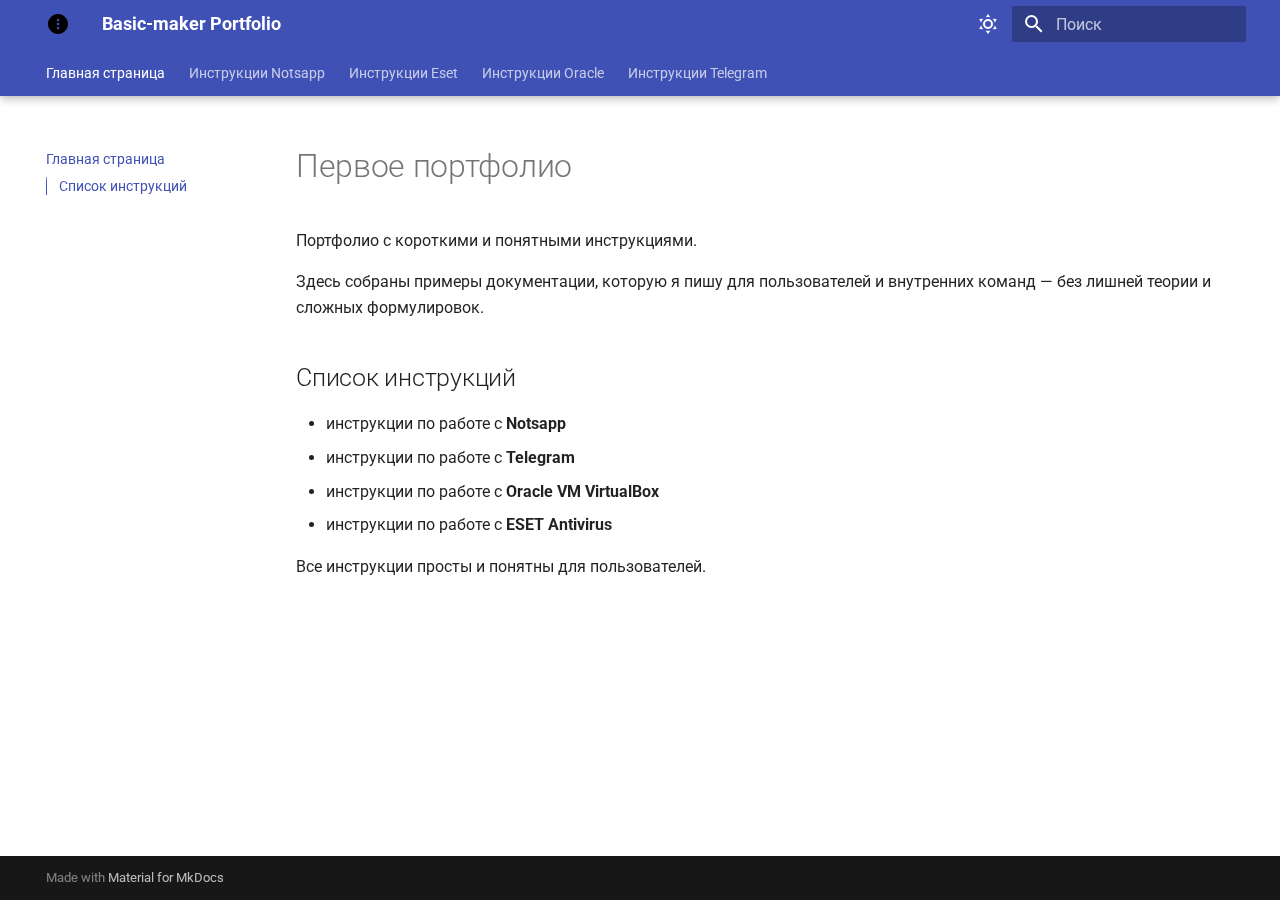
<file: index.html>
<!DOCTYPE html><html lang="ru" class="no-js"><head>
    
      <meta charset="utf-8">
      <meta name="viewport" content="width=device-width,initial-scale=1">
      
        <meta name="description" content="Первое портфолио">
      
      
      
      
      
        <link rel="next" href="instruction_notsapp/">
      
      
        
      
      
      <link rel="icon" href="assets/images/favicon.png">
      <meta name="generator" content="mkdocs-1.6.1, mkdocs-material-9.7.1">
    
    
      
        <title>Basic-maker Portfolio</title>
      
    
    
      <link rel="stylesheet" href="assets/stylesheets/main.484c7ddc.min.css">
      
        
        <link rel="stylesheet" href="assets/stylesheets/palette.ab4e12ef.min.css">
      
      


    
    
      
    
    
      
        
        
        <link rel="preconnect" href="https://fonts.gstatic.com" crossorigin>
        <link rel="stylesheet" href="https://fonts.googleapis.com/css?family=Roboto:300,300i,400,400i,700,700i%7CRoboto+Mono:400,400i,700,700i&amp;display=fallback">
        <style>:root{--md-text-font:"Roboto";--md-code-font:"Roboto Mono"}</style>
      
    
    
    <script>__md_scope=new URL(".",location),__md_hash=e=>[...e].reduce(((e,_)=>(e<<5)-e+_.charCodeAt(0)),0),__md_get=(e,_=localStorage,t=__md_scope)=>JSON.parse(_.getItem(t.pathname+"."+e)),__md_set=(e,_,t=localStorage,a=__md_scope)=>{try{t.setItem(a.pathname+"."+e,JSON.stringify(_))}catch(e){}}</script>
    
      

    
    
  <link href="assets/stylesheets/glightbox.min.css" rel="stylesheet"><script src="assets/javascripts/glightbox.min.js"></script><style id="glightbox-style">
            html.glightbox-open { overflow: initial; height: 100%; }
            .gslide-title { margin-top: 0px; user-select: text; }
            .gslide-desc { color: #666; user-select: text; }
            .gslide-image img { background: white; }
            .gscrollbar-fixer { padding-right: 15px; }
            .gdesc-inner { font-size: 0.75rem; }
            body[data-md-color-scheme="slate"] .gdesc-inner { background: var(--md-default-bg-color); }
            body[data-md-color-scheme="slate"] .gslide-title { color: var(--md-default-fg-color); }
            body[data-md-color-scheme="slate"] .gslide-desc { color: var(--md-default-fg-color); }
        </style></head>
  
  
    
    
      
    
    
    
    
    <body dir="ltr" data-md-color-scheme="default" data-md-color-primary="light-purple" data-md-color-accent="purple">
  
    
    <input class="md-toggle" data-md-toggle="drawer" type="checkbox" id="__drawer" autocomplete="off">
    <input class="md-toggle" data-md-toggle="search" type="checkbox" id="__search" autocomplete="off">
    <label class="md-overlay" for="__drawer"></label>
    <div data-md-component="skip">
      
        
        <a href="#_1" class="md-skip">
          Перейти к содержанию
        </a>
      
    </div>
    <div data-md-component="announce">
      
    </div>
    
    
      

  

<header class="md-header md-header--shadow md-header--lifted" data-md-component="header">
  <nav class="md-header__inner md-grid" aria-label="Верхний колонтитул">
    <a href="." title="Basic-maker Portfolio" class="md-header__button md-logo" aria-label="Basic-maker Portfolio" data-md-component="logo">
      
  <img src="images/more-vertical-circle.svg" alt="logo">

    </a>
    <label class="md-header__button md-icon" for="__drawer">
      
      <svg xmlns="http://www.w3.org/2000/svg" viewBox="0 0 24 24"><path d="M3 6h18v2H3zm0 5h18v2H3zm0 5h18v2H3z"></path></svg>
    </label>
    <div class="md-header__title" data-md-component="header-title">
      <div class="md-header__ellipsis">
        <div class="md-header__topic">
          <span class="md-ellipsis">
            Basic-maker Portfolio
          </span>
        </div>
        <div class="md-header__topic" data-md-component="header-topic">
          <span class="md-ellipsis">
            
              Главная страница
            
          </span>
        </div>
      </div>
    </div>
    
      
        <form class="md-header__option" data-md-component="palette">
  
    
    
    
    <input class="md-option" data-md-color-media="" data-md-color-scheme="default" data-md-color-primary="light-purple" data-md-color-accent="purple" aria-label="Выключить солнышко" type="radio" name="__palette" id="__palette_0">
    
      <label class="md-header__button md-icon" title="Выключить солнышко" for="__palette_1" hidden>
        <svg xmlns="http://www.w3.org/2000/svg" viewBox="0 0 24 24"><path d="M12 7a5 5 0 0 1 5 5 5 5 0 0 1-5 5 5 5 0 0 1-5-5 5 5 0 0 1 5-5m0 2a3 3 0 0 0-3 3 3 3 0 0 0 3 3 3 3 0 0 0 3-3 3 3 0 0 0-3-3m0-7 2.39 3.42C13.65 5.15 12.84 5 12 5s-1.65.15-2.39.42zM3.34 7l4.16-.35A7.2 7.2 0 0 0 5.94 8.5c-.44.74-.69 1.5-.83 2.29zm.02 10 1.76-3.77a7.131 7.131 0 0 0 2.38 4.14zM20.65 7l-1.77 3.79a7.02 7.02 0 0 0-2.38-4.15zm-.01 10-4.14.36c.59-.51 1.12-1.14 1.54-1.86.42-.73.69-1.5.83-2.29zM12 22l-2.41-3.44c.74.27 1.55.44 2.41.44.82 0 1.63-.17 2.37-.44z"></path></svg>
      </label>
    
  
    
    
    
    <input class="md-option" data-md-color-media="" data-md-color-scheme="slate" data-md-color-primary="deep-purple" data-md-color-accent="blue" aria-label="Позвать солнышко" type="radio" name="__palette" id="__palette_1">
    
      <label class="md-header__button md-icon" title="Позвать солнышко" for="__palette_0" hidden>
        <svg xmlns="http://www.w3.org/2000/svg" viewBox="0 0 24 24"><path d="m17.75 4.09-2.53 1.94.91 3.06-2.63-1.81-2.63 1.81.91-3.06-2.53-1.94L12.44 4l1.06-3 1.06 3zm3.5 6.91-1.64 1.25.59 1.98-1.7-1.17-1.7 1.17.59-1.98L15.75 11l2.06-.05L18.5 9l.69 1.95zm-2.28 4.95c.83-.08 1.72 1.1 1.19 1.85-.32.45-.66.87-1.08 1.27C15.17 23 8.84 23 4.94 19.07c-3.91-3.9-3.91-10.24 0-14.14.4-.4.82-.76 1.27-1.08.75-.53 1.93.36 1.85 1.19-.27 2.86.69 5.83 2.89 8.02a9.96 9.96 0 0 0 8.02 2.89m-1.64 2.02a12.08 12.08 0 0 1-7.8-3.47c-2.17-2.19-3.33-5-3.49-7.82-2.81 3.14-2.7 7.96.31 10.98 3.02 3.01 7.84 3.12 10.98.31"></path></svg>
      </label>
    
  
</form>
      
    
    
      <script>var palette=__md_get("__palette");if(palette&&palette.color){if("(prefers-color-scheme)"===palette.color.media){var media=matchMedia("(prefers-color-scheme: light)"),input=document.querySelector(media.matches?"[data-md-color-media='(prefers-color-scheme: light)']":"[data-md-color-media='(prefers-color-scheme: dark)']");palette.color.media=input.getAttribute("data-md-color-media"),palette.color.scheme=input.getAttribute("data-md-color-scheme"),palette.color.primary=input.getAttribute("data-md-color-primary"),palette.color.accent=input.getAttribute("data-md-color-accent")}for(var[key,value]of Object.entries(palette.color))document.body.setAttribute("data-md-color-"+key,value)}</script>
    
    
    
      
      
        <label class="md-header__button md-icon" for="__search">
          
          <svg xmlns="http://www.w3.org/2000/svg" viewBox="0 0 24 24"><path d="M9.5 3A6.5 6.5 0 0 1 16 9.5c0 1.61-.59 3.09-1.56 4.23l.27.27h.79l5 5-1.5 1.5-5-5v-.79l-.27-.27A6.52 6.52 0 0 1 9.5 16 6.5 6.5 0 0 1 3 9.5 6.5 6.5 0 0 1 9.5 3m0 2C7 5 5 7 5 9.5S7 14 9.5 14 14 12 14 9.5 12 5 9.5 5"></path></svg>
        </label>
        <div class="md-search" data-md-component="search" role="dialog">
  <label class="md-search__overlay" for="__search"></label>
  <div class="md-search__inner" role="search">
    <form class="md-search__form" name="search">
      <input type="text" class="md-search__input" name="query" aria-label="Поиск" placeholder="Поиск" autocapitalize="off" autocorrect="off" autocomplete="off" spellcheck="false" data-md-component="search-query" required>
      <label class="md-search__icon md-icon" for="__search">
        
        <svg xmlns="http://www.w3.org/2000/svg" viewBox="0 0 24 24"><path d="M9.5 3A6.5 6.5 0 0 1 16 9.5c0 1.61-.59 3.09-1.56 4.23l.27.27h.79l5 5-1.5 1.5-5-5v-.79l-.27-.27A6.52 6.52 0 0 1 9.5 16 6.5 6.5 0 0 1 3 9.5 6.5 6.5 0 0 1 9.5 3m0 2C7 5 5 7 5 9.5S7 14 9.5 14 14 12 14 9.5 12 5 9.5 5"></path></svg>
        
        <svg xmlns="http://www.w3.org/2000/svg" viewBox="0 0 24 24"><path d="M20 11v2H8l5.5 5.5-1.42 1.42L4.16 12l7.92-7.92L13.5 5.5 8 11z"></path></svg>
      </label>
      <nav class="md-search__options" aria-label="Поиск">
        
        <button type="reset" class="md-search__icon md-icon" title="Очистить" aria-label="Очистить" tabindex="-1">
          
          <svg xmlns="http://www.w3.org/2000/svg" viewBox="0 0 24 24"><path d="M19 6.41 17.59 5 12 10.59 6.41 5 5 6.41 10.59 12 5 17.59 6.41 19 12 13.41 17.59 19 19 17.59 13.41 12z"></path></svg>
        </button>
      </nav>
      
        <div class="md-search__suggest" data-md-component="search-suggest"></div>
      
    </form>
    <div class="md-search__output">
      <div class="md-search__scrollwrap" tabindex="0" data-md-scrollfix>
        <div class="md-search-result" data-md-component="search-result">
          <div class="md-search-result__meta">
            Инициализация поиска
          </div>
          <ol class="md-search-result__list" role="presentation"></ol>
        </div>
      </div>
    </div>
  </div>
</div>
      
    
    
  </nav>
  
    
      
<nav class="md-tabs" aria-label="Вкладки" data-md-component="tabs">
  <div class="md-grid">
    <ul class="md-tabs__list">
      
        
  
  
  
    
  
  
    <li class="md-tabs__item md-tabs__item--active">
      <a href="." class="md-tabs__link">
        
  
  
    
  
  Главная страница

      </a>
    </li>
  

      
        
  
  
  
  
    
    
      <li class="md-tabs__item">
        <a href="instruction_notsapp/" class="md-tabs__link">
          
  
  
    
  
  Инструкции Notsapp

        </a>
      </li>
    
  

      
        
  
  
  
  
    
    
      <li class="md-tabs__item">
        <a href="instruction_eset/" class="md-tabs__link">
          
  
  
    
  
  Инструкции Eset

        </a>
      </li>
    
  

      
        
  
  
  
  
    
    
      <li class="md-tabs__item">
        <a href="instruction_oracle/" class="md-tabs__link">
          
  
  
    
  
  Инструкции Oracle

        </a>
      </li>
    
  

      
        
  
  
  
  
    
    
      <li class="md-tabs__item">
        <a href="instruction_telegram/" class="md-tabs__link">
          
  
  
    
  
  Инструкции Telegram

        </a>
      </li>
    
  

      
    </ul>
  </div>
</nav>
    
  
</header>
    
    <div class="md-container" data-md-component="container">
      
      
        
      
      <main class="md-main" data-md-component="main">
        <div class="md-main__inner md-grid">
          
            
              
              <div class="md-sidebar md-sidebar--primary" data-md-component="sidebar" data-md-type="navigation">
                <div class="md-sidebar__scrollwrap">
                  <div class="md-sidebar__inner">
                    


  


  

<nav class="md-nav md-nav--primary md-nav--lifted md-nav--integrated" aria-label="Навигация" data-md-level="0">
  <label class="md-nav__title" for="__drawer">
    <a href="." title="Basic-maker Portfolio" class="md-nav__button md-logo" aria-label="Basic-maker Portfolio" data-md-component="logo">
      
  <img src="images/more-vertical-circle.svg" alt="logo">

    </a>
    Basic-maker Portfolio
  </label>
  
  <ul class="md-nav__list" data-md-scrollfix>
    
      
      
  
  
    
  
  
  
    <li class="md-nav__item md-nav__item--active">
      
      <input class="md-nav__toggle md-toggle" type="checkbox" id="__toc">
      
      
        
      
      
        <label class="md-nav__link md-nav__link--active" for="__toc">
          
  
  
  <span class="md-ellipsis">
    
  
    Главная страница
  

    
  </span>
  
  

          <span class="md-nav__icon md-icon"></span>
        </label>
      
      <a href="." class="md-nav__link md-nav__link--active">
        
  
  
  <span class="md-ellipsis">
    
  
    Главная страница
  

    
  </span>
  
  

      </a>
      
        

<nav class="md-nav md-nav--secondary" aria-label="Содержание">
  
  
  
    
  
  
    <label class="md-nav__title" for="__toc">
      <span class="md-nav__icon md-icon"></span>
      Содержание
    </label>
    <ul class="md-nav__list" data-md-component="toc" data-md-scrollfix>
      
        <li class="md-nav__item">
  <a href="#_2" class="md-nav__link">
    <span class="md-ellipsis">
      
        Список инструкций
      
    </span>
  </a>
  
</li>
      
    </ul>
  
</nav>
      
    </li>
  

    
      
      
  
  
  
  
    
    
      
        
          
        
      
        
      
    
    
    
      
      
        
      
    
    
    <li class="md-nav__item md-nav__item--nested">
      
        
        
          
        
        <input class="md-nav__toggle md-toggle md-toggle--indeterminate" type="checkbox" id="__nav_2">
        
          
          <div class="md-nav__link md-nav__container">
            <a href="instruction_notsapp/" class="md-nav__link ">
              
  
  
  <span class="md-ellipsis">
    
  
    Инструкции Notsapp
  

    
  </span>
  
  

            </a>
            
              
              <label class="md-nav__link " for="__nav_2" id="__nav_2_label" tabindex="0">
                <span class="md-nav__icon md-icon"></span>
              </label>
            
          </div>
        
        <nav class="md-nav" data-md-level="1" aria-labelledby="__nav_2_label" aria-expanded="false">
          <label class="md-nav__title" for="__nav_2">
            <span class="md-nav__icon md-icon"></span>
            
  
    Инструкции Notsapp
  

          </label>
          <ul class="md-nav__list" data-md-scrollfix>
            
              
            
              
                
  
  
  
  
    <li class="md-nav__item">
      <a href="instruction_notsapp/notsapp_delete/" class="md-nav__link">
        
  
  
  <span class="md-ellipsis">
    
  
    Удаление заметки
  

    
  </span>
  
  

      </a>
    </li>
  

              
            
          </ul>
        </nav>
      
    </li>
  

    
      
      
  
  
  
  
    
    
      
        
          
        
      
        
      
    
    
    
      
      
        
      
    
    
    <li class="md-nav__item md-nav__item--nested">
      
        
        
          
        
        <input class="md-nav__toggle md-toggle md-toggle--indeterminate" type="checkbox" id="__nav_3">
        
          
          <div class="md-nav__link md-nav__container">
            <a href="instruction_eset/" class="md-nav__link ">
              
  
  
  <span class="md-ellipsis">
    
  
    Инструкции Eset
  

    
  </span>
  
  

            </a>
            
              
              <label class="md-nav__link " for="__nav_3" id="__nav_3_label" tabindex="0">
                <span class="md-nav__icon md-icon"></span>
              </label>
            
          </div>
        
        <nav class="md-nav" data-md-level="1" aria-labelledby="__nav_3_label" aria-expanded="false">
          <label class="md-nav__title" for="__nav_3">
            <span class="md-nav__icon md-icon"></span>
            
  
    Инструкции Eset
  

          </label>
          <ul class="md-nav__list" data-md-scrollfix>
            
              
            
              
                
  
  
  
  
    <li class="md-nav__item">
      <a href="instruction_eset/eset-instruction/" class="md-nav__link">
        
  
  
  <span class="md-ellipsis">
    
  
    Установка
  

    
  </span>
  
  

      </a>
    </li>
  

              
            
          </ul>
        </nav>
      
    </li>
  

    
      
      
  
  
  
  
    
    
      
        
          
        
      
        
      
        
      
    
    
    
      
      
        
      
    
    
    <li class="md-nav__item md-nav__item--nested">
      
        
        
          
        
        <input class="md-nav__toggle md-toggle md-toggle--indeterminate" type="checkbox" id="__nav_4">
        
          
          <div class="md-nav__link md-nav__container">
            <a href="instruction_oracle/" class="md-nav__link ">
              
  
  
  <span class="md-ellipsis">
    
  
    Инструкции Oracle
  

    
  </span>
  
  

            </a>
            
              
              <label class="md-nav__link " for="__nav_4" id="__nav_4_label" tabindex="0">
                <span class="md-nav__icon md-icon"></span>
              </label>
            
          </div>
        
        <nav class="md-nav" data-md-level="1" aria-labelledby="__nav_4_label" aria-expanded="false">
          <label class="md-nav__title" for="__nav_4">
            <span class="md-nav__icon md-icon"></span>
            
  
    Инструкции Oracle
  

          </label>
          <ul class="md-nav__list" data-md-scrollfix>
            
              
            
              
                
  
  
  
  
    <li class="md-nav__item">
      <a href="instruction_oracle/oracle-virtual-box-set/" class="md-nav__link">
        
  
  
  <span class="md-ellipsis">
    
  
    Установка
  

    
  </span>
  
  

      </a>
    </li>
  

              
            
              
                
  
  
  
  
    <li class="md-nav__item">
      <a href="instruction_oracle/oracle-virtual-box-start/" class="md-nav__link">
        
  
  
  <span class="md-ellipsis">
    
  
    Запуск
  

    
  </span>
  
  

      </a>
    </li>
  

              
            
          </ul>
        </nav>
      
    </li>
  

    
      
      
  
  
  
  
    
    
      
        
          
        
      
        
      
    
    
    
      
      
        
      
    
    
    <li class="md-nav__item md-nav__item--nested">
      
        
        
          
        
        <input class="md-nav__toggle md-toggle md-toggle--indeterminate" type="checkbox" id="__nav_5">
        
          
          <div class="md-nav__link md-nav__container">
            <a href="instruction_telegram/" class="md-nav__link ">
              
  
  
  <span class="md-ellipsis">
    
  
    Инструкции Telegram
  

    
  </span>
  
  

            </a>
            
              
              <label class="md-nav__link " for="__nav_5" id="__nav_5_label" tabindex="0">
                <span class="md-nav__icon md-icon"></span>
              </label>
            
          </div>
        
        <nav class="md-nav" data-md-level="1" aria-labelledby="__nav_5_label" aria-expanded="false">
          <label class="md-nav__title" for="__nav_5">
            <span class="md-nav__icon md-icon"></span>
            
  
    Инструкции Telegram
  

          </label>
          <ul class="md-nav__list" data-md-scrollfix>
            
              
            
              
                
  
  
  
  
    <li class="md-nav__item">
      <a href="instruction_telegram/basic-maker-instruction/" class="md-nav__link">
        
  
  
  <span class="md-ellipsis">
    
  
    Изменение аватарки
  

    
  </span>
  
  

      </a>
    </li>
  

              
            
          </ul>
        </nav>
      
    </li>
  

    
  </ul>
</nav>
                  </div>
                </div>
              </div>
            
            
          
          
            <div class="md-content" data-md-component="content">
              
                



  


              
              <article class="md-content__inner md-typeset">
                
                  



<h1 id="_1">Первое портфолио</h1>
<p>Портфолио с короткими и понятными инструкциями.</p>
<p>Здесь собраны примеры документации, которую я пишу для пользователей и внутренних команд — без лишней теории и сложных формулировок.</p>
<h2 id="_2">Список инструкций</h2>
<ul>
<li>инструкции по работе с <strong>Notsapp</strong></li>
<li>инструкции по работе с <strong>Telegram</strong></li>
<li>инструкции по работе с <strong>Oracle VM VirtualBox</strong></li>
<li>инструкции по работе с <strong>ESET Antivirus</strong></li>
</ul>
<p>Все инструкции просты и понятны для пользователей.</p>












                
              </article>
            </div>
          
          
<script>var target=document.getElementById(location.hash.slice(1));target&&target.name&&(target.checked=target.name.startsWith("__tabbed_"))</script>
        </div>
        
          <button type="button" class="md-top md-icon" data-md-component="top" hidden>
  
  <svg xmlns="http://www.w3.org/2000/svg" viewBox="0 0 24 24"><path d="M13 20h-2V8l-5.5 5.5-1.42-1.42L12 4.16l7.92 7.92-1.42 1.42L13 8z"></path></svg>
  К началу
</button>
        
      </main>
      
        <footer class="md-footer">
  
  <div class="md-footer-meta md-typeset">
    <div class="md-footer-meta__inner md-grid">
      <div class="md-copyright">
  
  
    Made with
    <a href="https://squidfunk.github.io/mkdocs-material/" target="_blank" rel="noopener">
      Material for MkDocs
    </a>
  
</div>
      
    </div>
  </div>
</footer>
      
    </div>
    <div class="md-dialog" data-md-component="dialog">
      <div class="md-dialog__inner md-typeset"></div>
    </div>
    
    
    
      
      
      <script id="__config" type="application/json">{"annotate": null, "base": ".", "features": ["navigation.sections", "navigation.path", "navigation.indexes", "navigation.tabs", "navigation.tabs.sticky", "navigation.expand", "toc.integrate", "navigation.instant", "navigation.top", "search.suggest", "search.highlight", "content.code.copy"], "search": "assets/javascripts/workers/search.2c215733.min.js", "tags": null, "translations": {"clipboard.copied": "\u0421\u043a\u043e\u043f\u0438\u0440\u043e\u0432\u0430\u043d\u043e \u0432 \u0431\u0443\u0444\u0435\u0440", "clipboard.copy": "\u041a\u043e\u043f\u0438\u0440\u043e\u0432\u0430\u0442\u044c \u0432 \u0431\u0443\u0444\u0435\u0440", "search.result.more.one": "\u0415\u0449\u0451 1 \u043d\u0430 \u044d\u0442\u043e\u0439 \u0441\u0442\u0440\u0430\u043d\u0438\u0446\u0435", "search.result.more.other": "\u0415\u0449\u0451 # \u043d\u0430 \u044d\u0442\u043e\u0439 \u0441\u0442\u0440\u0430\u043d\u0438\u0446\u0435", "search.result.none": "\u0421\u043e\u0432\u043f\u0430\u0434\u0435\u043d\u0438\u0439 \u043d\u0435 \u043d\u0430\u0439\u0434\u0435\u043d\u043e", "search.result.one": "\u041d\u0430\u0439\u0434\u0435\u043d\u043e 1 \u0441\u043e\u0432\u043f\u0430\u0434\u0435\u043d\u0438\u0435", "search.result.other": "\u041d\u0430\u0439\u0434\u0435\u043d\u043e \u0441\u043e\u0432\u043f\u0430\u0434\u0435\u043d\u0438\u0439: #", "search.result.placeholder": "\u041d\u0430\u0447\u043d\u0438\u0442\u0435 \u043f\u0435\u0447\u0430\u0442\u0430\u0442\u044c \u0434\u043b\u044f \u043f\u043e\u0438\u0441\u043a\u0430", "search.result.term.missing": "\u041e\u0442\u0441\u0443\u0442\u0441\u0442\u0432\u0443\u0435\u0442", "select.version": "\u0412\u044b\u0431\u0435\u0440\u0438\u0442\u0435 \u0432\u0435\u0440\u0441\u0438\u044e"}, "version": null}</script>
    
    
      <script src="assets/javascripts/bundle.79ae519e.min.js"></script>
      
    
  
<script id="init-glightbox">const lightbox = GLightbox({"touchNavigation": true, "loop": false, "zoomable": true, "draggable": true, "openEffect": "zoom", "closeEffect": "zoom", "slideEffect": "slide"});
document$.subscribe(()=>{ lightbox.reload(); });
</script></body></html>
</file>
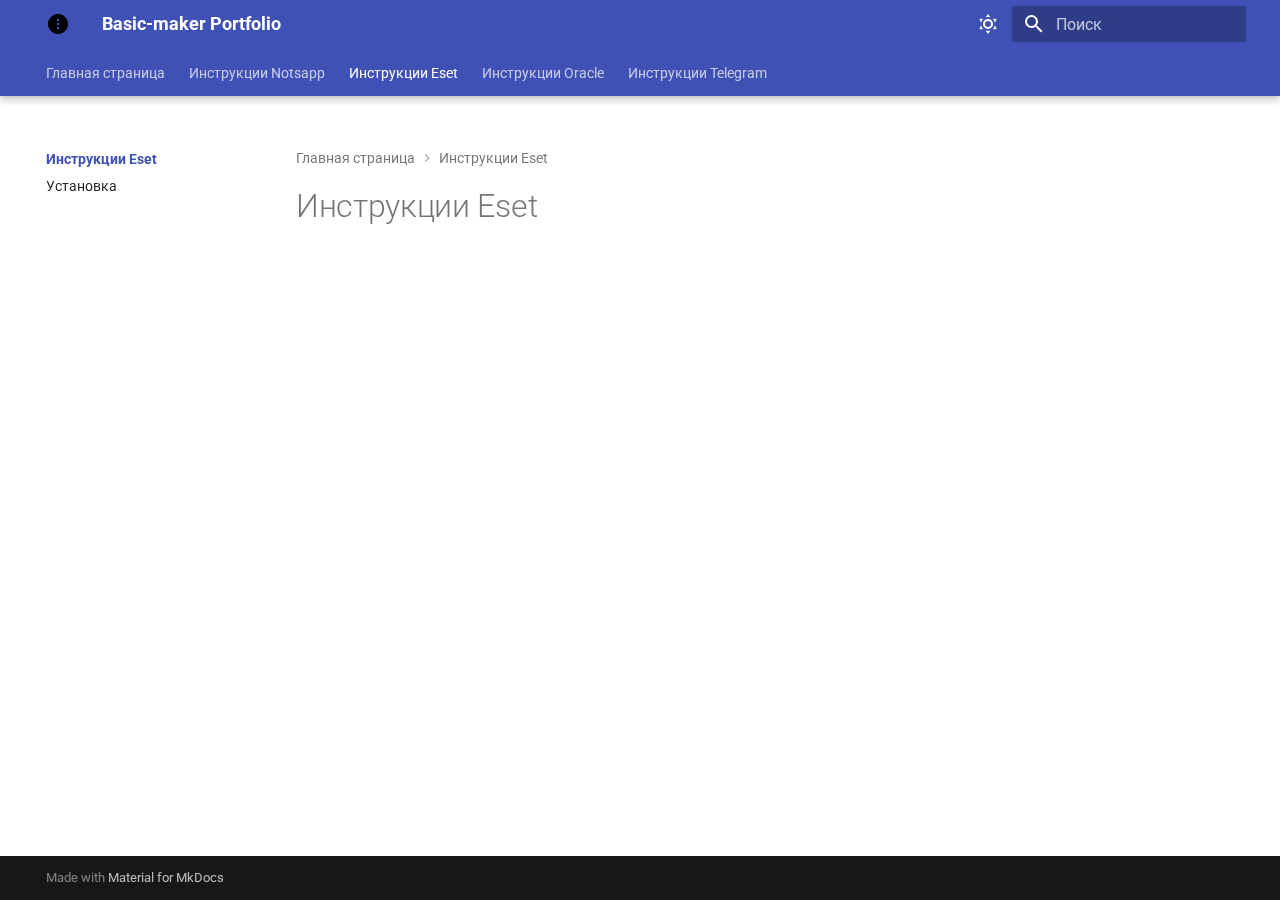
<file: instruction_eset/index.html>
<!DOCTYPE html><html lang="ru" class="no-js"><head>
    
      <meta charset="utf-8">
      <meta name="viewport" content="width=device-width,initial-scale=1">
      
        <meta name="description" content="Первое портфолио">
      
      
      
      
        <link rel="prev" href="../instruction_notsapp/notsapp_delete/">
      
      
        <link rel="next" href="eset-instruction/">
      
      
        
      
      
      <link rel="icon" href="../assets/images/favicon.png">
      <meta name="generator" content="mkdocs-1.6.1, mkdocs-material-9.7.1">
    
    
      
        <title>Инструкции Eset - Basic-maker Portfolio</title>
      
    
    
      <link rel="stylesheet" href="../assets/stylesheets/main.484c7ddc.min.css">
      
        
        <link rel="stylesheet" href="../assets/stylesheets/palette.ab4e12ef.min.css">
      
      


    
    
      
    
    
      
        
        
        <link rel="preconnect" href="https://fonts.gstatic.com" crossorigin>
        <link rel="stylesheet" href="https://fonts.googleapis.com/css?family=Roboto:300,300i,400,400i,700,700i%7CRoboto+Mono:400,400i,700,700i&amp;display=fallback">
        <style>:root{--md-text-font:"Roboto";--md-code-font:"Roboto Mono"}</style>
      
    
    
    <script>__md_scope=new URL("..",location),__md_hash=e=>[...e].reduce(((e,_)=>(e<<5)-e+_.charCodeAt(0)),0),__md_get=(e,_=localStorage,t=__md_scope)=>JSON.parse(_.getItem(t.pathname+"."+e)),__md_set=(e,_,t=localStorage,a=__md_scope)=>{try{t.setItem(a.pathname+"."+e,JSON.stringify(_))}catch(e){}}</script>
    
      

    
    
  <link href="../assets/stylesheets/glightbox.min.css" rel="stylesheet"><script src="../assets/javascripts/glightbox.min.js"></script><style id="glightbox-style">
            html.glightbox-open { overflow: initial; height: 100%; }
            .gslide-title { margin-top: 0px; user-select: text; }
            .gslide-desc { color: #666; user-select: text; }
            .gslide-image img { background: white; }
            .gscrollbar-fixer { padding-right: 15px; }
            .gdesc-inner { font-size: 0.75rem; }
            body[data-md-color-scheme="slate"] .gdesc-inner { background: var(--md-default-bg-color); }
            body[data-md-color-scheme="slate"] .gslide-title { color: var(--md-default-fg-color); }
            body[data-md-color-scheme="slate"] .gslide-desc { color: var(--md-default-fg-color); }
        </style></head>
  
  
    
    
      
    
    
    
    
    <body dir="ltr" data-md-color-scheme="default" data-md-color-primary="light-purple" data-md-color-accent="purple">
  
    
    <input class="md-toggle" data-md-toggle="drawer" type="checkbox" id="__drawer" autocomplete="off">
    <input class="md-toggle" data-md-toggle="search" type="checkbox" id="__search" autocomplete="off">
    <label class="md-overlay" for="__drawer"></label>
    <div data-md-component="skip">
      
        
        <a href="#eset" class="md-skip">
          Перейти к содержанию
        </a>
      
    </div>
    <div data-md-component="announce">
      
    </div>
    
    
      

  

<header class="md-header md-header--shadow md-header--lifted" data-md-component="header">
  <nav class="md-header__inner md-grid" aria-label="Верхний колонтитул">
    <a href=".." title="Basic-maker Portfolio" class="md-header__button md-logo" aria-label="Basic-maker Portfolio" data-md-component="logo">
      
  <img src="../images/more-vertical-circle.svg" alt="logo">

    </a>
    <label class="md-header__button md-icon" for="__drawer">
      
      <svg xmlns="http://www.w3.org/2000/svg" viewBox="0 0 24 24"><path d="M3 6h18v2H3zm0 5h18v2H3zm0 5h18v2H3z"></path></svg>
    </label>
    <div class="md-header__title" data-md-component="header-title">
      <div class="md-header__ellipsis">
        <div class="md-header__topic">
          <span class="md-ellipsis">
            Basic-maker Portfolio
          </span>
        </div>
        <div class="md-header__topic" data-md-component="header-topic">
          <span class="md-ellipsis">
            
              Инструкции Eset
            
          </span>
        </div>
      </div>
    </div>
    
      
        <form class="md-header__option" data-md-component="palette">
  
    
    
    
    <input class="md-option" data-md-color-media="" data-md-color-scheme="default" data-md-color-primary="light-purple" data-md-color-accent="purple" aria-label="Выключить солнышко" type="radio" name="__palette" id="__palette_0">
    
      <label class="md-header__button md-icon" title="Выключить солнышко" for="__palette_1" hidden>
        <svg xmlns="http://www.w3.org/2000/svg" viewBox="0 0 24 24"><path d="M12 7a5 5 0 0 1 5 5 5 5 0 0 1-5 5 5 5 0 0 1-5-5 5 5 0 0 1 5-5m0 2a3 3 0 0 0-3 3 3 3 0 0 0 3 3 3 3 0 0 0 3-3 3 3 0 0 0-3-3m0-7 2.39 3.42C13.65 5.15 12.84 5 12 5s-1.65.15-2.39.42zM3.34 7l4.16-.35A7.2 7.2 0 0 0 5.94 8.5c-.44.74-.69 1.5-.83 2.29zm.02 10 1.76-3.77a7.131 7.131 0 0 0 2.38 4.14zM20.65 7l-1.77 3.79a7.02 7.02 0 0 0-2.38-4.15zm-.01 10-4.14.36c.59-.51 1.12-1.14 1.54-1.86.42-.73.69-1.5.83-2.29zM12 22l-2.41-3.44c.74.27 1.55.44 2.41.44.82 0 1.63-.17 2.37-.44z"></path></svg>
      </label>
    
  
    
    
    
    <input class="md-option" data-md-color-media="" data-md-color-scheme="slate" data-md-color-primary="deep-purple" data-md-color-accent="blue" aria-label="Позвать солнышко" type="radio" name="__palette" id="__palette_1">
    
      <label class="md-header__button md-icon" title="Позвать солнышко" for="__palette_0" hidden>
        <svg xmlns="http://www.w3.org/2000/svg" viewBox="0 0 24 24"><path d="m17.75 4.09-2.53 1.94.91 3.06-2.63-1.81-2.63 1.81.91-3.06-2.53-1.94L12.44 4l1.06-3 1.06 3zm3.5 6.91-1.64 1.25.59 1.98-1.7-1.17-1.7 1.17.59-1.98L15.75 11l2.06-.05L18.5 9l.69 1.95zm-2.28 4.95c.83-.08 1.72 1.1 1.19 1.85-.32.45-.66.87-1.08 1.27C15.17 23 8.84 23 4.94 19.07c-3.91-3.9-3.91-10.24 0-14.14.4-.4.82-.76 1.27-1.08.75-.53 1.93.36 1.85 1.19-.27 2.86.69 5.83 2.89 8.02a9.96 9.96 0 0 0 8.02 2.89m-1.64 2.02a12.08 12.08 0 0 1-7.8-3.47c-2.17-2.19-3.33-5-3.49-7.82-2.81 3.14-2.7 7.96.31 10.98 3.02 3.01 7.84 3.12 10.98.31"></path></svg>
      </label>
    
  
</form>
      
    
    
      <script>var palette=__md_get("__palette");if(palette&&palette.color){if("(prefers-color-scheme)"===palette.color.media){var media=matchMedia("(prefers-color-scheme: light)"),input=document.querySelector(media.matches?"[data-md-color-media='(prefers-color-scheme: light)']":"[data-md-color-media='(prefers-color-scheme: dark)']");palette.color.media=input.getAttribute("data-md-color-media"),palette.color.scheme=input.getAttribute("data-md-color-scheme"),palette.color.primary=input.getAttribute("data-md-color-primary"),palette.color.accent=input.getAttribute("data-md-color-accent")}for(var[key,value]of Object.entries(palette.color))document.body.setAttribute("data-md-color-"+key,value)}</script>
    
    
    
      
      
        <label class="md-header__button md-icon" for="__search">
          
          <svg xmlns="http://www.w3.org/2000/svg" viewBox="0 0 24 24"><path d="M9.5 3A6.5 6.5 0 0 1 16 9.5c0 1.61-.59 3.09-1.56 4.23l.27.27h.79l5 5-1.5 1.5-5-5v-.79l-.27-.27A6.52 6.52 0 0 1 9.5 16 6.5 6.5 0 0 1 3 9.5 6.5 6.5 0 0 1 9.5 3m0 2C7 5 5 7 5 9.5S7 14 9.5 14 14 12 14 9.5 12 5 9.5 5"></path></svg>
        </label>
        <div class="md-search" data-md-component="search" role="dialog">
  <label class="md-search__overlay" for="__search"></label>
  <div class="md-search__inner" role="search">
    <form class="md-search__form" name="search">
      <input type="text" class="md-search__input" name="query" aria-label="Поиск" placeholder="Поиск" autocapitalize="off" autocorrect="off" autocomplete="off" spellcheck="false" data-md-component="search-query" required>
      <label class="md-search__icon md-icon" for="__search">
        
        <svg xmlns="http://www.w3.org/2000/svg" viewBox="0 0 24 24"><path d="M9.5 3A6.5 6.5 0 0 1 16 9.5c0 1.61-.59 3.09-1.56 4.23l.27.27h.79l5 5-1.5 1.5-5-5v-.79l-.27-.27A6.52 6.52 0 0 1 9.5 16 6.5 6.5 0 0 1 3 9.5 6.5 6.5 0 0 1 9.5 3m0 2C7 5 5 7 5 9.5S7 14 9.5 14 14 12 14 9.5 12 5 9.5 5"></path></svg>
        
        <svg xmlns="http://www.w3.org/2000/svg" viewBox="0 0 24 24"><path d="M20 11v2H8l5.5 5.5-1.42 1.42L4.16 12l7.92-7.92L13.5 5.5 8 11z"></path></svg>
      </label>
      <nav class="md-search__options" aria-label="Поиск">
        
        <button type="reset" class="md-search__icon md-icon" title="Очистить" aria-label="Очистить" tabindex="-1">
          
          <svg xmlns="http://www.w3.org/2000/svg" viewBox="0 0 24 24"><path d="M19 6.41 17.59 5 12 10.59 6.41 5 5 6.41 10.59 12 5 17.59 6.41 19 12 13.41 17.59 19 19 17.59 13.41 12z"></path></svg>
        </button>
      </nav>
      
        <div class="md-search__suggest" data-md-component="search-suggest"></div>
      
    </form>
    <div class="md-search__output">
      <div class="md-search__scrollwrap" tabindex="0" data-md-scrollfix>
        <div class="md-search-result" data-md-component="search-result">
          <div class="md-search-result__meta">
            Инициализация поиска
          </div>
          <ol class="md-search-result__list" role="presentation"></ol>
        </div>
      </div>
    </div>
  </div>
</div>
      
    
    
  </nav>
  
    
      
<nav class="md-tabs" aria-label="Вкладки" data-md-component="tabs">
  <div class="md-grid">
    <ul class="md-tabs__list">
      
        
  
  
  
  
    <li class="md-tabs__item">
      <a href=".." class="md-tabs__link">
        
  
  
    
  
  Главная страница

      </a>
    </li>
  

      
        
  
  
  
  
    
    
      <li class="md-tabs__item">
        <a href="../instruction_notsapp/" class="md-tabs__link">
          
  
  
    
  
  Инструкции Notsapp

        </a>
      </li>
    
  

      
        
  
  
  
    
  
  
    
    
      <li class="md-tabs__item md-tabs__item--active">
        <a href="./" class="md-tabs__link">
          
  
  
    
  
  Инструкции Eset

        </a>
      </li>
    
  

      
        
  
  
  
  
    
    
      <li class="md-tabs__item">
        <a href="../instruction_oracle/" class="md-tabs__link">
          
  
  
    
  
  Инструкции Oracle

        </a>
      </li>
    
  

      
        
  
  
  
  
    
    
      <li class="md-tabs__item">
        <a href="../instruction_telegram/" class="md-tabs__link">
          
  
  
    
  
  Инструкции Telegram

        </a>
      </li>
    
  

      
    </ul>
  </div>
</nav>
    
  
</header>
    
    <div class="md-container" data-md-component="container">
      
      
        
      
      <main class="md-main" data-md-component="main">
        <div class="md-main__inner md-grid">
          
            
              
              <div class="md-sidebar md-sidebar--primary" data-md-component="sidebar" data-md-type="navigation">
                <div class="md-sidebar__scrollwrap">
                  <div class="md-sidebar__inner">
                    


  


  

<nav class="md-nav md-nav--primary md-nav--lifted md-nav--integrated" aria-label="Навигация" data-md-level="0">
  <label class="md-nav__title" for="__drawer">
    <a href=".." title="Basic-maker Portfolio" class="md-nav__button md-logo" aria-label="Basic-maker Portfolio" data-md-component="logo">
      
  <img src="../images/more-vertical-circle.svg" alt="logo">

    </a>
    Basic-maker Portfolio
  </label>
  
  <ul class="md-nav__list" data-md-scrollfix>
    
      
      
  
  
  
  
    <li class="md-nav__item">
      <a href=".." class="md-nav__link">
        
  
  
  <span class="md-ellipsis">
    
  
    Главная страница
  

    
  </span>
  
  

      </a>
    </li>
  

    
      
      
  
  
  
  
    
    
      
        
          
        
      
        
      
    
    
    
      
      
        
      
    
    
    <li class="md-nav__item md-nav__item--nested">
      
        
        
          
        
        <input class="md-nav__toggle md-toggle md-toggle--indeterminate" type="checkbox" id="__nav_2">
        
          
          <div class="md-nav__link md-nav__container">
            <a href="../instruction_notsapp/" class="md-nav__link ">
              
  
  
  <span class="md-ellipsis">
    
  
    Инструкции Notsapp
  

    
  </span>
  
  

            </a>
            
              
              <label class="md-nav__link " for="__nav_2" id="__nav_2_label" tabindex="0">
                <span class="md-nav__icon md-icon"></span>
              </label>
            
          </div>
        
        <nav class="md-nav" data-md-level="1" aria-labelledby="__nav_2_label" aria-expanded="false">
          <label class="md-nav__title" for="__nav_2">
            <span class="md-nav__icon md-icon"></span>
            
  
    Инструкции Notsapp
  

          </label>
          <ul class="md-nav__list" data-md-scrollfix>
            
              
            
              
                
  
  
  
  
    <li class="md-nav__item">
      <a href="../instruction_notsapp/notsapp_delete/" class="md-nav__link">
        
  
  
  <span class="md-ellipsis">
    
  
    Удаление заметки
  

    
  </span>
  
  

      </a>
    </li>
  

              
            
          </ul>
        </nav>
      
    </li>
  

    
      
      
  
  
    
  
  
  
    
    
      
        
          
        
      
        
      
    
    
    
      
        
        
      
      
        
      
    
    
    <li class="md-nav__item md-nav__item--active md-nav__item--section md-nav__item--nested">
      
        
        
        <input class="md-nav__toggle md-toggle " type="checkbox" id="__nav_3" checked>
        
          
          <div class="md-nav__link md-nav__container">
            <a href="./" class="md-nav__link md-nav__link--active">
              
  
  
  <span class="md-ellipsis">
    
  
    Инструкции Eset
  

    
  </span>
  
  

            </a>
            
              
              <label class="md-nav__link md-nav__link--active" for="__nav_3" id="__nav_3_label" tabindex="">
                <span class="md-nav__icon md-icon"></span>
              </label>
            
          </div>
        
        <nav class="md-nav" data-md-level="1" aria-labelledby="__nav_3_label" aria-expanded="true">
          <label class="md-nav__title" for="__nav_3">
            <span class="md-nav__icon md-icon"></span>
            
  
    Инструкции Eset
  

          </label>
          <ul class="md-nav__list" data-md-scrollfix>
            
              
            
              
                
  
  
  
  
    <li class="md-nav__item">
      <a href="eset-instruction/" class="md-nav__link">
        
  
  
  <span class="md-ellipsis">
    
  
    Установка
  

    
  </span>
  
  

      </a>
    </li>
  

              
            
          </ul>
        </nav>
      
    </li>
  

    
      
      
  
  
  
  
    
    
      
        
          
        
      
        
      
        
      
    
    
    
      
      
        
      
    
    
    <li class="md-nav__item md-nav__item--nested">
      
        
        
          
        
        <input class="md-nav__toggle md-toggle md-toggle--indeterminate" type="checkbox" id="__nav_4">
        
          
          <div class="md-nav__link md-nav__container">
            <a href="../instruction_oracle/" class="md-nav__link ">
              
  
  
  <span class="md-ellipsis">
    
  
    Инструкции Oracle
  

    
  </span>
  
  

            </a>
            
              
              <label class="md-nav__link " for="__nav_4" id="__nav_4_label" tabindex="0">
                <span class="md-nav__icon md-icon"></span>
              </label>
            
          </div>
        
        <nav class="md-nav" data-md-level="1" aria-labelledby="__nav_4_label" aria-expanded="false">
          <label class="md-nav__title" for="__nav_4">
            <span class="md-nav__icon md-icon"></span>
            
  
    Инструкции Oracle
  

          </label>
          <ul class="md-nav__list" data-md-scrollfix>
            
              
            
              
                
  
  
  
  
    <li class="md-nav__item">
      <a href="../instruction_oracle/oracle-virtual-box-set/" class="md-nav__link">
        
  
  
  <span class="md-ellipsis">
    
  
    Установка
  

    
  </span>
  
  

      </a>
    </li>
  

              
            
              
                
  
  
  
  
    <li class="md-nav__item">
      <a href="../instruction_oracle/oracle-virtual-box-start/" class="md-nav__link">
        
  
  
  <span class="md-ellipsis">
    
  
    Запуск
  

    
  </span>
  
  

      </a>
    </li>
  

              
            
          </ul>
        </nav>
      
    </li>
  

    
      
      
  
  
  
  
    
    
      
        
          
        
      
        
      
    
    
    
      
      
        
      
    
    
    <li class="md-nav__item md-nav__item--nested">
      
        
        
          
        
        <input class="md-nav__toggle md-toggle md-toggle--indeterminate" type="checkbox" id="__nav_5">
        
          
          <div class="md-nav__link md-nav__container">
            <a href="../instruction_telegram/" class="md-nav__link ">
              
  
  
  <span class="md-ellipsis">
    
  
    Инструкции Telegram
  

    
  </span>
  
  

            </a>
            
              
              <label class="md-nav__link " for="__nav_5" id="__nav_5_label" tabindex="0">
                <span class="md-nav__icon md-icon"></span>
              </label>
            
          </div>
        
        <nav class="md-nav" data-md-level="1" aria-labelledby="__nav_5_label" aria-expanded="false">
          <label class="md-nav__title" for="__nav_5">
            <span class="md-nav__icon md-icon"></span>
            
  
    Инструкции Telegram
  

          </label>
          <ul class="md-nav__list" data-md-scrollfix>
            
              
            
              
                
  
  
  
  
    <li class="md-nav__item">
      <a href="../instruction_telegram/basic-maker-instruction/" class="md-nav__link">
        
  
  
  <span class="md-ellipsis">
    
  
    Изменение аватарки
  

    
  </span>
  
  

      </a>
    </li>
  

              
            
          </ul>
        </nav>
      
    </li>
  

    
  </ul>
</nav>
                  </div>
                </div>
              </div>
            
            
          
          
            <div class="md-content" data-md-component="content">
              
                



  


  <nav class="md-path" aria-label="Навигация">
    <ol class="md-path__list">
      
        
  
  
    <li class="md-path__item">
      <a href=".." class="md-path__link">
        
  <span class="md-ellipsis">
    Главная страница
  </span>

      </a>
    </li>
  

      
      
        
  
  
    
    
      <li class="md-path__item">
        <a href="./" class="md-path__link">
          
  <span class="md-ellipsis">
    Инструкции Eset
  </span>

        </a>
      </li>
    
  

      
    </ol>
  </nav>

              
              <article class="md-content__inner md-typeset">
                
                  



<h1 id="eset">Инструкции Eset</h1>












                
              </article>
            </div>
          
          
<script>var target=document.getElementById(location.hash.slice(1));target&&target.name&&(target.checked=target.name.startsWith("__tabbed_"))</script>
        </div>
        
          <button type="button" class="md-top md-icon" data-md-component="top" hidden>
  
  <svg xmlns="http://www.w3.org/2000/svg" viewBox="0 0 24 24"><path d="M13 20h-2V8l-5.5 5.5-1.42-1.42L12 4.16l7.92 7.92-1.42 1.42L13 8z"></path></svg>
  К началу
</button>
        
      </main>
      
        <footer class="md-footer">
  
  <div class="md-footer-meta md-typeset">
    <div class="md-footer-meta__inner md-grid">
      <div class="md-copyright">
  
  
    Made with
    <a href="https://squidfunk.github.io/mkdocs-material/" target="_blank" rel="noopener">
      Material for MkDocs
    </a>
  
</div>
      
    </div>
  </div>
</footer>
      
    </div>
    <div class="md-dialog" data-md-component="dialog">
      <div class="md-dialog__inner md-typeset"></div>
    </div>
    
    
    
      
      
      <script id="__config" type="application/json">{"annotate": null, "base": "..", "features": ["navigation.sections", "navigation.path", "navigation.indexes", "navigation.tabs", "navigation.tabs.sticky", "navigation.expand", "toc.integrate", "navigation.instant", "navigation.top", "search.suggest", "search.highlight", "content.code.copy"], "search": "../assets/javascripts/workers/search.2c215733.min.js", "tags": null, "translations": {"clipboard.copied": "\u0421\u043a\u043e\u043f\u0438\u0440\u043e\u0432\u0430\u043d\u043e \u0432 \u0431\u0443\u0444\u0435\u0440", "clipboard.copy": "\u041a\u043e\u043f\u0438\u0440\u043e\u0432\u0430\u0442\u044c \u0432 \u0431\u0443\u0444\u0435\u0440", "search.result.more.one": "\u0415\u0449\u0451 1 \u043d\u0430 \u044d\u0442\u043e\u0439 \u0441\u0442\u0440\u0430\u043d\u0438\u0446\u0435", "search.result.more.other": "\u0415\u0449\u0451 # \u043d\u0430 \u044d\u0442\u043e\u0439 \u0441\u0442\u0440\u0430\u043d\u0438\u0446\u0435", "search.result.none": "\u0421\u043e\u0432\u043f\u0430\u0434\u0435\u043d\u0438\u0439 \u043d\u0435 \u043d\u0430\u0439\u0434\u0435\u043d\u043e", "search.result.one": "\u041d\u0430\u0439\u0434\u0435\u043d\u043e 1 \u0441\u043e\u0432\u043f\u0430\u0434\u0435\u043d\u0438\u0435", "search.result.other": "\u041d\u0430\u0439\u0434\u0435\u043d\u043e \u0441\u043e\u0432\u043f\u0430\u0434\u0435\u043d\u0438\u0439: #", "search.result.placeholder": "\u041d\u0430\u0447\u043d\u0438\u0442\u0435 \u043f\u0435\u0447\u0430\u0442\u0430\u0442\u044c \u0434\u043b\u044f \u043f\u043e\u0438\u0441\u043a\u0430", "search.result.term.missing": "\u041e\u0442\u0441\u0443\u0442\u0441\u0442\u0432\u0443\u0435\u0442", "select.version": "\u0412\u044b\u0431\u0435\u0440\u0438\u0442\u0435 \u0432\u0435\u0440\u0441\u0438\u044e"}, "version": null}</script>
    
    
      <script src="../assets/javascripts/bundle.79ae519e.min.js"></script>
      
    
  
<script id="init-glightbox">const lightbox = GLightbox({"touchNavigation": true, "loop": false, "zoomable": true, "draggable": true, "openEffect": "zoom", "closeEffect": "zoom", "slideEffect": "slide"});
document$.subscribe(()=>{ lightbox.reload(); });
</script></body></html>
</file>
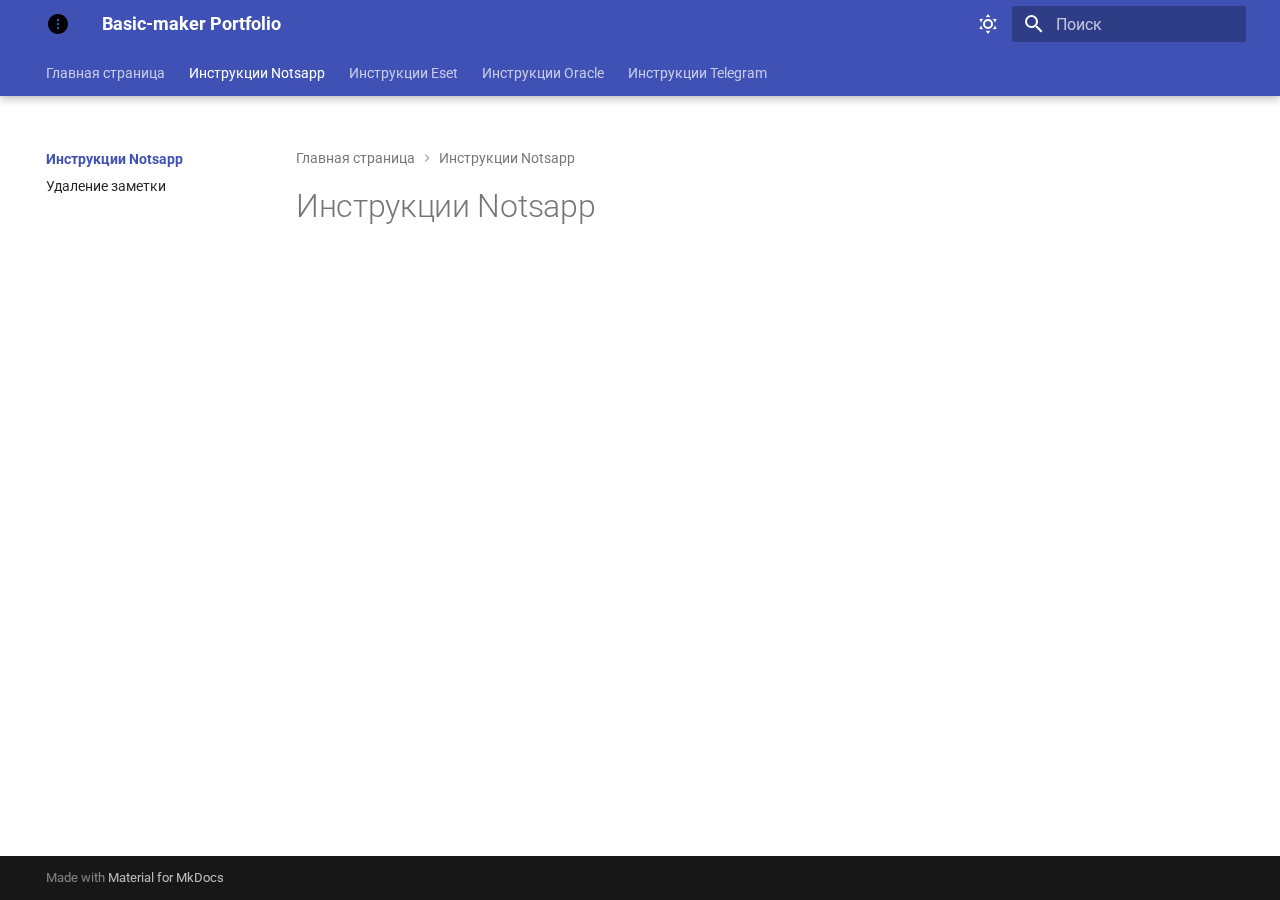
<file: instruction_notsapp/index.html>
<!DOCTYPE html><html lang="ru" class="no-js"><head>
    
      <meta charset="utf-8">
      <meta name="viewport" content="width=device-width,initial-scale=1">
      
        <meta name="description" content="Первое портфолио">
      
      
      
      
        <link rel="prev" href="..">
      
      
        <link rel="next" href="notsapp_delete/">
      
      
        
      
      
      <link rel="icon" href="../assets/images/favicon.png">
      <meta name="generator" content="mkdocs-1.6.1, mkdocs-material-9.7.1">
    
    
      
        <title>Инструкции Notsapp - Basic-maker Portfolio</title>
      
    
    
      <link rel="stylesheet" href="../assets/stylesheets/main.484c7ddc.min.css">
      
        
        <link rel="stylesheet" href="../assets/stylesheets/palette.ab4e12ef.min.css">
      
      


    
    
      
    
    
      
        
        
        <link rel="preconnect" href="https://fonts.gstatic.com" crossorigin>
        <link rel="stylesheet" href="https://fonts.googleapis.com/css?family=Roboto:300,300i,400,400i,700,700i%7CRoboto+Mono:400,400i,700,700i&amp;display=fallback">
        <style>:root{--md-text-font:"Roboto";--md-code-font:"Roboto Mono"}</style>
      
    
    
    <script>__md_scope=new URL("..",location),__md_hash=e=>[...e].reduce(((e,_)=>(e<<5)-e+_.charCodeAt(0)),0),__md_get=(e,_=localStorage,t=__md_scope)=>JSON.parse(_.getItem(t.pathname+"."+e)),__md_set=(e,_,t=localStorage,a=__md_scope)=>{try{t.setItem(a.pathname+"."+e,JSON.stringify(_))}catch(e){}}</script>
    
      

    
    
  <link href="../assets/stylesheets/glightbox.min.css" rel="stylesheet"><script src="../assets/javascripts/glightbox.min.js"></script><style id="glightbox-style">
            html.glightbox-open { overflow: initial; height: 100%; }
            .gslide-title { margin-top: 0px; user-select: text; }
            .gslide-desc { color: #666; user-select: text; }
            .gslide-image img { background: white; }
            .gscrollbar-fixer { padding-right: 15px; }
            .gdesc-inner { font-size: 0.75rem; }
            body[data-md-color-scheme="slate"] .gdesc-inner { background: var(--md-default-bg-color); }
            body[data-md-color-scheme="slate"] .gslide-title { color: var(--md-default-fg-color); }
            body[data-md-color-scheme="slate"] .gslide-desc { color: var(--md-default-fg-color); }
        </style></head>
  
  
    
    
      
    
    
    
    
    <body dir="ltr" data-md-color-scheme="default" data-md-color-primary="light-purple" data-md-color-accent="purple">
  
    
    <input class="md-toggle" data-md-toggle="drawer" type="checkbox" id="__drawer" autocomplete="off">
    <input class="md-toggle" data-md-toggle="search" type="checkbox" id="__search" autocomplete="off">
    <label class="md-overlay" for="__drawer"></label>
    <div data-md-component="skip">
      
        
        <a href="#notsapp" class="md-skip">
          Перейти к содержанию
        </a>
      
    </div>
    <div data-md-component="announce">
      
    </div>
    
    
      

  

<header class="md-header md-header--shadow md-header--lifted" data-md-component="header">
  <nav class="md-header__inner md-grid" aria-label="Верхний колонтитул">
    <a href=".." title="Basic-maker Portfolio" class="md-header__button md-logo" aria-label="Basic-maker Portfolio" data-md-component="logo">
      
  <img src="../images/more-vertical-circle.svg" alt="logo">

    </a>
    <label class="md-header__button md-icon" for="__drawer">
      
      <svg xmlns="http://www.w3.org/2000/svg" viewBox="0 0 24 24"><path d="M3 6h18v2H3zm0 5h18v2H3zm0 5h18v2H3z"></path></svg>
    </label>
    <div class="md-header__title" data-md-component="header-title">
      <div class="md-header__ellipsis">
        <div class="md-header__topic">
          <span class="md-ellipsis">
            Basic-maker Portfolio
          </span>
        </div>
        <div class="md-header__topic" data-md-component="header-topic">
          <span class="md-ellipsis">
            
              Инструкции Notsapp
            
          </span>
        </div>
      </div>
    </div>
    
      
        <form class="md-header__option" data-md-component="palette">
  
    
    
    
    <input class="md-option" data-md-color-media="" data-md-color-scheme="default" data-md-color-primary="light-purple" data-md-color-accent="purple" aria-label="Выключить солнышко" type="radio" name="__palette" id="__palette_0">
    
      <label class="md-header__button md-icon" title="Выключить солнышко" for="__palette_1" hidden>
        <svg xmlns="http://www.w3.org/2000/svg" viewBox="0 0 24 24"><path d="M12 7a5 5 0 0 1 5 5 5 5 0 0 1-5 5 5 5 0 0 1-5-5 5 5 0 0 1 5-5m0 2a3 3 0 0 0-3 3 3 3 0 0 0 3 3 3 3 0 0 0 3-3 3 3 0 0 0-3-3m0-7 2.39 3.42C13.65 5.15 12.84 5 12 5s-1.65.15-2.39.42zM3.34 7l4.16-.35A7.2 7.2 0 0 0 5.94 8.5c-.44.74-.69 1.5-.83 2.29zm.02 10 1.76-3.77a7.131 7.131 0 0 0 2.38 4.14zM20.65 7l-1.77 3.79a7.02 7.02 0 0 0-2.38-4.15zm-.01 10-4.14.36c.59-.51 1.12-1.14 1.54-1.86.42-.73.69-1.5.83-2.29zM12 22l-2.41-3.44c.74.27 1.55.44 2.41.44.82 0 1.63-.17 2.37-.44z"></path></svg>
      </label>
    
  
    
    
    
    <input class="md-option" data-md-color-media="" data-md-color-scheme="slate" data-md-color-primary="deep-purple" data-md-color-accent="blue" aria-label="Позвать солнышко" type="radio" name="__palette" id="__palette_1">
    
      <label class="md-header__button md-icon" title="Позвать солнышко" for="__palette_0" hidden>
        <svg xmlns="http://www.w3.org/2000/svg" viewBox="0 0 24 24"><path d="m17.75 4.09-2.53 1.94.91 3.06-2.63-1.81-2.63 1.81.91-3.06-2.53-1.94L12.44 4l1.06-3 1.06 3zm3.5 6.91-1.64 1.25.59 1.98-1.7-1.17-1.7 1.17.59-1.98L15.75 11l2.06-.05L18.5 9l.69 1.95zm-2.28 4.95c.83-.08 1.72 1.1 1.19 1.85-.32.45-.66.87-1.08 1.27C15.17 23 8.84 23 4.94 19.07c-3.91-3.9-3.91-10.24 0-14.14.4-.4.82-.76 1.27-1.08.75-.53 1.93.36 1.85 1.19-.27 2.86.69 5.83 2.89 8.02a9.96 9.96 0 0 0 8.02 2.89m-1.64 2.02a12.08 12.08 0 0 1-7.8-3.47c-2.17-2.19-3.33-5-3.49-7.82-2.81 3.14-2.7 7.96.31 10.98 3.02 3.01 7.84 3.12 10.98.31"></path></svg>
      </label>
    
  
</form>
      
    
    
      <script>var palette=__md_get("__palette");if(palette&&palette.color){if("(prefers-color-scheme)"===palette.color.media){var media=matchMedia("(prefers-color-scheme: light)"),input=document.querySelector(media.matches?"[data-md-color-media='(prefers-color-scheme: light)']":"[data-md-color-media='(prefers-color-scheme: dark)']");palette.color.media=input.getAttribute("data-md-color-media"),palette.color.scheme=input.getAttribute("data-md-color-scheme"),palette.color.primary=input.getAttribute("data-md-color-primary"),palette.color.accent=input.getAttribute("data-md-color-accent")}for(var[key,value]of Object.entries(palette.color))document.body.setAttribute("data-md-color-"+key,value)}</script>
    
    
    
      
      
        <label class="md-header__button md-icon" for="__search">
          
          <svg xmlns="http://www.w3.org/2000/svg" viewBox="0 0 24 24"><path d="M9.5 3A6.5 6.5 0 0 1 16 9.5c0 1.61-.59 3.09-1.56 4.23l.27.27h.79l5 5-1.5 1.5-5-5v-.79l-.27-.27A6.52 6.52 0 0 1 9.5 16 6.5 6.5 0 0 1 3 9.5 6.5 6.5 0 0 1 9.5 3m0 2C7 5 5 7 5 9.5S7 14 9.5 14 14 12 14 9.5 12 5 9.5 5"></path></svg>
        </label>
        <div class="md-search" data-md-component="search" role="dialog">
  <label class="md-search__overlay" for="__search"></label>
  <div class="md-search__inner" role="search">
    <form class="md-search__form" name="search">
      <input type="text" class="md-search__input" name="query" aria-label="Поиск" placeholder="Поиск" autocapitalize="off" autocorrect="off" autocomplete="off" spellcheck="false" data-md-component="search-query" required>
      <label class="md-search__icon md-icon" for="__search">
        
        <svg xmlns="http://www.w3.org/2000/svg" viewBox="0 0 24 24"><path d="M9.5 3A6.5 6.5 0 0 1 16 9.5c0 1.61-.59 3.09-1.56 4.23l.27.27h.79l5 5-1.5 1.5-5-5v-.79l-.27-.27A6.52 6.52 0 0 1 9.5 16 6.5 6.5 0 0 1 3 9.5 6.5 6.5 0 0 1 9.5 3m0 2C7 5 5 7 5 9.5S7 14 9.5 14 14 12 14 9.5 12 5 9.5 5"></path></svg>
        
        <svg xmlns="http://www.w3.org/2000/svg" viewBox="0 0 24 24"><path d="M20 11v2H8l5.5 5.5-1.42 1.42L4.16 12l7.92-7.92L13.5 5.5 8 11z"></path></svg>
      </label>
      <nav class="md-search__options" aria-label="Поиск">
        
        <button type="reset" class="md-search__icon md-icon" title="Очистить" aria-label="Очистить" tabindex="-1">
          
          <svg xmlns="http://www.w3.org/2000/svg" viewBox="0 0 24 24"><path d="M19 6.41 17.59 5 12 10.59 6.41 5 5 6.41 10.59 12 5 17.59 6.41 19 12 13.41 17.59 19 19 17.59 13.41 12z"></path></svg>
        </button>
      </nav>
      
        <div class="md-search__suggest" data-md-component="search-suggest"></div>
      
    </form>
    <div class="md-search__output">
      <div class="md-search__scrollwrap" tabindex="0" data-md-scrollfix>
        <div class="md-search-result" data-md-component="search-result">
          <div class="md-search-result__meta">
            Инициализация поиска
          </div>
          <ol class="md-search-result__list" role="presentation"></ol>
        </div>
      </div>
    </div>
  </div>
</div>
      
    
    
  </nav>
  
    
      
<nav class="md-tabs" aria-label="Вкладки" data-md-component="tabs">
  <div class="md-grid">
    <ul class="md-tabs__list">
      
        
  
  
  
  
    <li class="md-tabs__item">
      <a href=".." class="md-tabs__link">
        
  
  
    
  
  Главная страница

      </a>
    </li>
  

      
        
  
  
  
    
  
  
    
    
      <li class="md-tabs__item md-tabs__item--active">
        <a href="./" class="md-tabs__link">
          
  
  
    
  
  Инструкции Notsapp

        </a>
      </li>
    
  

      
        
  
  
  
  
    
    
      <li class="md-tabs__item">
        <a href="../instruction_eset/" class="md-tabs__link">
          
  
  
    
  
  Инструкции Eset

        </a>
      </li>
    
  

      
        
  
  
  
  
    
    
      <li class="md-tabs__item">
        <a href="../instruction_oracle/" class="md-tabs__link">
          
  
  
    
  
  Инструкции Oracle

        </a>
      </li>
    
  

      
        
  
  
  
  
    
    
      <li class="md-tabs__item">
        <a href="../instruction_telegram/" class="md-tabs__link">
          
  
  
    
  
  Инструкции Telegram

        </a>
      </li>
    
  

      
    </ul>
  </div>
</nav>
    
  
</header>
    
    <div class="md-container" data-md-component="container">
      
      
        
      
      <main class="md-main" data-md-component="main">
        <div class="md-main__inner md-grid">
          
            
              
              <div class="md-sidebar md-sidebar--primary" data-md-component="sidebar" data-md-type="navigation">
                <div class="md-sidebar__scrollwrap">
                  <div class="md-sidebar__inner">
                    


  


  

<nav class="md-nav md-nav--primary md-nav--lifted md-nav--integrated" aria-label="Навигация" data-md-level="0">
  <label class="md-nav__title" for="__drawer">
    <a href=".." title="Basic-maker Portfolio" class="md-nav__button md-logo" aria-label="Basic-maker Portfolio" data-md-component="logo">
      
  <img src="../images/more-vertical-circle.svg" alt="logo">

    </a>
    Basic-maker Portfolio
  </label>
  
  <ul class="md-nav__list" data-md-scrollfix>
    
      
      
  
  
  
  
    <li class="md-nav__item">
      <a href=".." class="md-nav__link">
        
  
  
  <span class="md-ellipsis">
    
  
    Главная страница
  

    
  </span>
  
  

      </a>
    </li>
  

    
      
      
  
  
    
  
  
  
    
    
      
        
          
        
      
        
      
    
    
    
      
        
        
      
      
        
      
    
    
    <li class="md-nav__item md-nav__item--active md-nav__item--section md-nav__item--nested">
      
        
        
        <input class="md-nav__toggle md-toggle " type="checkbox" id="__nav_2" checked>
        
          
          <div class="md-nav__link md-nav__container">
            <a href="./" class="md-nav__link md-nav__link--active">
              
  
  
  <span class="md-ellipsis">
    
  
    Инструкции Notsapp
  

    
  </span>
  
  

            </a>
            
              
              <label class="md-nav__link md-nav__link--active" for="__nav_2" id="__nav_2_label" tabindex="">
                <span class="md-nav__icon md-icon"></span>
              </label>
            
          </div>
        
        <nav class="md-nav" data-md-level="1" aria-labelledby="__nav_2_label" aria-expanded="true">
          <label class="md-nav__title" for="__nav_2">
            <span class="md-nav__icon md-icon"></span>
            
  
    Инструкции Notsapp
  

          </label>
          <ul class="md-nav__list" data-md-scrollfix>
            
              
            
              
                
  
  
  
  
    <li class="md-nav__item">
      <a href="notsapp_delete/" class="md-nav__link">
        
  
  
  <span class="md-ellipsis">
    
  
    Удаление заметки
  

    
  </span>
  
  

      </a>
    </li>
  

              
            
          </ul>
        </nav>
      
    </li>
  

    
      
      
  
  
  
  
    
    
      
        
          
        
      
        
      
    
    
    
      
      
        
      
    
    
    <li class="md-nav__item md-nav__item--nested">
      
        
        
          
        
        <input class="md-nav__toggle md-toggle md-toggle--indeterminate" type="checkbox" id="__nav_3">
        
          
          <div class="md-nav__link md-nav__container">
            <a href="../instruction_eset/" class="md-nav__link ">
              
  
  
  <span class="md-ellipsis">
    
  
    Инструкции Eset
  

    
  </span>
  
  

            </a>
            
              
              <label class="md-nav__link " for="__nav_3" id="__nav_3_label" tabindex="0">
                <span class="md-nav__icon md-icon"></span>
              </label>
            
          </div>
        
        <nav class="md-nav" data-md-level="1" aria-labelledby="__nav_3_label" aria-expanded="false">
          <label class="md-nav__title" for="__nav_3">
            <span class="md-nav__icon md-icon"></span>
            
  
    Инструкции Eset
  

          </label>
          <ul class="md-nav__list" data-md-scrollfix>
            
              
            
              
                
  
  
  
  
    <li class="md-nav__item">
      <a href="../instruction_eset/eset-instruction/" class="md-nav__link">
        
  
  
  <span class="md-ellipsis">
    
  
    Установка
  

    
  </span>
  
  

      </a>
    </li>
  

              
            
          </ul>
        </nav>
      
    </li>
  

    
      
      
  
  
  
  
    
    
      
        
          
        
      
        
      
        
      
    
    
    
      
      
        
      
    
    
    <li class="md-nav__item md-nav__item--nested">
      
        
        
          
        
        <input class="md-nav__toggle md-toggle md-toggle--indeterminate" type="checkbox" id="__nav_4">
        
          
          <div class="md-nav__link md-nav__container">
            <a href="../instruction_oracle/" class="md-nav__link ">
              
  
  
  <span class="md-ellipsis">
    
  
    Инструкции Oracle
  

    
  </span>
  
  

            </a>
            
              
              <label class="md-nav__link " for="__nav_4" id="__nav_4_label" tabindex="0">
                <span class="md-nav__icon md-icon"></span>
              </label>
            
          </div>
        
        <nav class="md-nav" data-md-level="1" aria-labelledby="__nav_4_label" aria-expanded="false">
          <label class="md-nav__title" for="__nav_4">
            <span class="md-nav__icon md-icon"></span>
            
  
    Инструкции Oracle
  

          </label>
          <ul class="md-nav__list" data-md-scrollfix>
            
              
            
              
                
  
  
  
  
    <li class="md-nav__item">
      <a href="../instruction_oracle/oracle-virtual-box-set/" class="md-nav__link">
        
  
  
  <span class="md-ellipsis">
    
  
    Установка
  

    
  </span>
  
  

      </a>
    </li>
  

              
            
              
                
  
  
  
  
    <li class="md-nav__item">
      <a href="../instruction_oracle/oracle-virtual-box-start/" class="md-nav__link">
        
  
  
  <span class="md-ellipsis">
    
  
    Запуск
  

    
  </span>
  
  

      </a>
    </li>
  

              
            
          </ul>
        </nav>
      
    </li>
  

    
      
      
  
  
  
  
    
    
      
        
          
        
      
        
      
    
    
    
      
      
        
      
    
    
    <li class="md-nav__item md-nav__item--nested">
      
        
        
          
        
        <input class="md-nav__toggle md-toggle md-toggle--indeterminate" type="checkbox" id="__nav_5">
        
          
          <div class="md-nav__link md-nav__container">
            <a href="../instruction_telegram/" class="md-nav__link ">
              
  
  
  <span class="md-ellipsis">
    
  
    Инструкции Telegram
  

    
  </span>
  
  

            </a>
            
              
              <label class="md-nav__link " for="__nav_5" id="__nav_5_label" tabindex="0">
                <span class="md-nav__icon md-icon"></span>
              </label>
            
          </div>
        
        <nav class="md-nav" data-md-level="1" aria-labelledby="__nav_5_label" aria-expanded="false">
          <label class="md-nav__title" for="__nav_5">
            <span class="md-nav__icon md-icon"></span>
            
  
    Инструкции Telegram
  

          </label>
          <ul class="md-nav__list" data-md-scrollfix>
            
              
            
              
                
  
  
  
  
    <li class="md-nav__item">
      <a href="../instruction_telegram/basic-maker-instruction/" class="md-nav__link">
        
  
  
  <span class="md-ellipsis">
    
  
    Изменение аватарки
  

    
  </span>
  
  

      </a>
    </li>
  

              
            
          </ul>
        </nav>
      
    </li>
  

    
  </ul>
</nav>
                  </div>
                </div>
              </div>
            
            
          
          
            <div class="md-content" data-md-component="content">
              
                



  


  <nav class="md-path" aria-label="Навигация">
    <ol class="md-path__list">
      
        
  
  
    <li class="md-path__item">
      <a href=".." class="md-path__link">
        
  <span class="md-ellipsis">
    Главная страница
  </span>

      </a>
    </li>
  

      
      
        
  
  
    
    
      <li class="md-path__item">
        <a href="./" class="md-path__link">
          
  <span class="md-ellipsis">
    Инструкции Notsapp
  </span>

        </a>
      </li>
    
  

      
    </ol>
  </nav>

              
              <article class="md-content__inner md-typeset">
                
                  



<h1 id="notsapp">Инструкции Notsapp</h1>












                
              </article>
            </div>
          
          
<script>var target=document.getElementById(location.hash.slice(1));target&&target.name&&(target.checked=target.name.startsWith("__tabbed_"))</script>
        </div>
        
          <button type="button" class="md-top md-icon" data-md-component="top" hidden>
  
  <svg xmlns="http://www.w3.org/2000/svg" viewBox="0 0 24 24"><path d="M13 20h-2V8l-5.5 5.5-1.42-1.42L12 4.16l7.92 7.92-1.42 1.42L13 8z"></path></svg>
  К началу
</button>
        
      </main>
      
        <footer class="md-footer">
  
  <div class="md-footer-meta md-typeset">
    <div class="md-footer-meta__inner md-grid">
      <div class="md-copyright">
  
  
    Made with
    <a href="https://squidfunk.github.io/mkdocs-material/" target="_blank" rel="noopener">
      Material for MkDocs
    </a>
  
</div>
      
    </div>
  </div>
</footer>
      
    </div>
    <div class="md-dialog" data-md-component="dialog">
      <div class="md-dialog__inner md-typeset"></div>
    </div>
    
    
    
      
      
      <script id="__config" type="application/json">{"annotate": null, "base": "..", "features": ["navigation.sections", "navigation.path", "navigation.indexes", "navigation.tabs", "navigation.tabs.sticky", "navigation.expand", "toc.integrate", "navigation.instant", "navigation.top", "search.suggest", "search.highlight", "content.code.copy"], "search": "../assets/javascripts/workers/search.2c215733.min.js", "tags": null, "translations": {"clipboard.copied": "\u0421\u043a\u043e\u043f\u0438\u0440\u043e\u0432\u0430\u043d\u043e \u0432 \u0431\u0443\u0444\u0435\u0440", "clipboard.copy": "\u041a\u043e\u043f\u0438\u0440\u043e\u0432\u0430\u0442\u044c \u0432 \u0431\u0443\u0444\u0435\u0440", "search.result.more.one": "\u0415\u0449\u0451 1 \u043d\u0430 \u044d\u0442\u043e\u0439 \u0441\u0442\u0440\u0430\u043d\u0438\u0446\u0435", "search.result.more.other": "\u0415\u0449\u0451 # \u043d\u0430 \u044d\u0442\u043e\u0439 \u0441\u0442\u0440\u0430\u043d\u0438\u0446\u0435", "search.result.none": "\u0421\u043e\u0432\u043f\u0430\u0434\u0435\u043d\u0438\u0439 \u043d\u0435 \u043d\u0430\u0439\u0434\u0435\u043d\u043e", "search.result.one": "\u041d\u0430\u0439\u0434\u0435\u043d\u043e 1 \u0441\u043e\u0432\u043f\u0430\u0434\u0435\u043d\u0438\u0435", "search.result.other": "\u041d\u0430\u0439\u0434\u0435\u043d\u043e \u0441\u043e\u0432\u043f\u0430\u0434\u0435\u043d\u0438\u0439: #", "search.result.placeholder": "\u041d\u0430\u0447\u043d\u0438\u0442\u0435 \u043f\u0435\u0447\u0430\u0442\u0430\u0442\u044c \u0434\u043b\u044f \u043f\u043e\u0438\u0441\u043a\u0430", "search.result.term.missing": "\u041e\u0442\u0441\u0443\u0442\u0441\u0442\u0432\u0443\u0435\u0442", "select.version": "\u0412\u044b\u0431\u0435\u0440\u0438\u0442\u0435 \u0432\u0435\u0440\u0441\u0438\u044e"}, "version": null}</script>
    
    
      <script src="../assets/javascripts/bundle.79ae519e.min.js"></script>
      
    
  
<script id="init-glightbox">const lightbox = GLightbox({"touchNavigation": true, "loop": false, "zoomable": true, "draggable": true, "openEffect": "zoom", "closeEffect": "zoom", "slideEffect": "slide"});
document$.subscribe(()=>{ lightbox.reload(); });
</script></body></html>
</file>
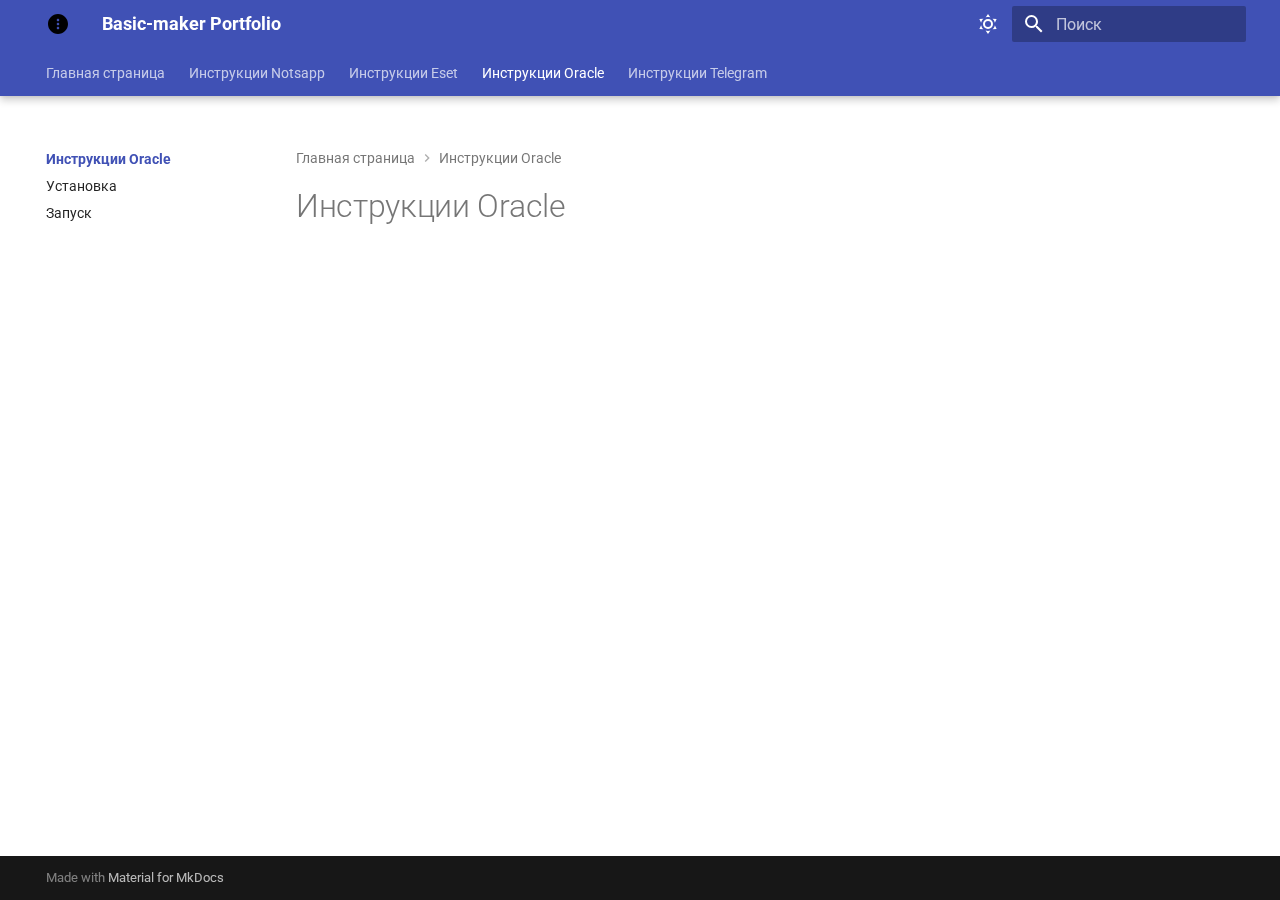
<file: instruction_oracle/index.html>
<!DOCTYPE html><html lang="ru" class="no-js"><head>
    
      <meta charset="utf-8">
      <meta name="viewport" content="width=device-width,initial-scale=1">
      
        <meta name="description" content="Первое портфолио">
      
      
      
      
        <link rel="prev" href="../instruction_eset/eset-instruction/">
      
      
        <link rel="next" href="oracle-virtual-box-set/">
      
      
        
      
      
      <link rel="icon" href="../assets/images/favicon.png">
      <meta name="generator" content="mkdocs-1.6.1, mkdocs-material-9.7.1">
    
    
      
        <title>Инструкции Oracle - Basic-maker Portfolio</title>
      
    
    
      <link rel="stylesheet" href="../assets/stylesheets/main.484c7ddc.min.css">
      
        
        <link rel="stylesheet" href="../assets/stylesheets/palette.ab4e12ef.min.css">
      
      


    
    
      
    
    
      
        
        
        <link rel="preconnect" href="https://fonts.gstatic.com" crossorigin>
        <link rel="stylesheet" href="https://fonts.googleapis.com/css?family=Roboto:300,300i,400,400i,700,700i%7CRoboto+Mono:400,400i,700,700i&amp;display=fallback">
        <style>:root{--md-text-font:"Roboto";--md-code-font:"Roboto Mono"}</style>
      
    
    
    <script>__md_scope=new URL("..",location),__md_hash=e=>[...e].reduce(((e,_)=>(e<<5)-e+_.charCodeAt(0)),0),__md_get=(e,_=localStorage,t=__md_scope)=>JSON.parse(_.getItem(t.pathname+"."+e)),__md_set=(e,_,t=localStorage,a=__md_scope)=>{try{t.setItem(a.pathname+"."+e,JSON.stringify(_))}catch(e){}}</script>
    
      

    
    
  <link href="../assets/stylesheets/glightbox.min.css" rel="stylesheet"><script src="../assets/javascripts/glightbox.min.js"></script><style id="glightbox-style">
            html.glightbox-open { overflow: initial; height: 100%; }
            .gslide-title { margin-top: 0px; user-select: text; }
            .gslide-desc { color: #666; user-select: text; }
            .gslide-image img { background: white; }
            .gscrollbar-fixer { padding-right: 15px; }
            .gdesc-inner { font-size: 0.75rem; }
            body[data-md-color-scheme="slate"] .gdesc-inner { background: var(--md-default-bg-color); }
            body[data-md-color-scheme="slate"] .gslide-title { color: var(--md-default-fg-color); }
            body[data-md-color-scheme="slate"] .gslide-desc { color: var(--md-default-fg-color); }
        </style></head>
  
  
    
    
      
    
    
    
    
    <body dir="ltr" data-md-color-scheme="default" data-md-color-primary="light-purple" data-md-color-accent="purple">
  
    
    <input class="md-toggle" data-md-toggle="drawer" type="checkbox" id="__drawer" autocomplete="off">
    <input class="md-toggle" data-md-toggle="search" type="checkbox" id="__search" autocomplete="off">
    <label class="md-overlay" for="__drawer"></label>
    <div data-md-component="skip">
      
        
        <a href="#oracle" class="md-skip">
          Перейти к содержанию
        </a>
      
    </div>
    <div data-md-component="announce">
      
    </div>
    
    
      

  

<header class="md-header md-header--shadow md-header--lifted" data-md-component="header">
  <nav class="md-header__inner md-grid" aria-label="Верхний колонтитул">
    <a href=".." title="Basic-maker Portfolio" class="md-header__button md-logo" aria-label="Basic-maker Portfolio" data-md-component="logo">
      
  <img src="../images/more-vertical-circle.svg" alt="logo">

    </a>
    <label class="md-header__button md-icon" for="__drawer">
      
      <svg xmlns="http://www.w3.org/2000/svg" viewBox="0 0 24 24"><path d="M3 6h18v2H3zm0 5h18v2H3zm0 5h18v2H3z"></path></svg>
    </label>
    <div class="md-header__title" data-md-component="header-title">
      <div class="md-header__ellipsis">
        <div class="md-header__topic">
          <span class="md-ellipsis">
            Basic-maker Portfolio
          </span>
        </div>
        <div class="md-header__topic" data-md-component="header-topic">
          <span class="md-ellipsis">
            
              Инструкции Oracle
            
          </span>
        </div>
      </div>
    </div>
    
      
        <form class="md-header__option" data-md-component="palette">
  
    
    
    
    <input class="md-option" data-md-color-media="" data-md-color-scheme="default" data-md-color-primary="light-purple" data-md-color-accent="purple" aria-label="Выключить солнышко" type="radio" name="__palette" id="__palette_0">
    
      <label class="md-header__button md-icon" title="Выключить солнышко" for="__palette_1" hidden>
        <svg xmlns="http://www.w3.org/2000/svg" viewBox="0 0 24 24"><path d="M12 7a5 5 0 0 1 5 5 5 5 0 0 1-5 5 5 5 0 0 1-5-5 5 5 0 0 1 5-5m0 2a3 3 0 0 0-3 3 3 3 0 0 0 3 3 3 3 0 0 0 3-3 3 3 0 0 0-3-3m0-7 2.39 3.42C13.65 5.15 12.84 5 12 5s-1.65.15-2.39.42zM3.34 7l4.16-.35A7.2 7.2 0 0 0 5.94 8.5c-.44.74-.69 1.5-.83 2.29zm.02 10 1.76-3.77a7.131 7.131 0 0 0 2.38 4.14zM20.65 7l-1.77 3.79a7.02 7.02 0 0 0-2.38-4.15zm-.01 10-4.14.36c.59-.51 1.12-1.14 1.54-1.86.42-.73.69-1.5.83-2.29zM12 22l-2.41-3.44c.74.27 1.55.44 2.41.44.82 0 1.63-.17 2.37-.44z"></path></svg>
      </label>
    
  
    
    
    
    <input class="md-option" data-md-color-media="" data-md-color-scheme="slate" data-md-color-primary="deep-purple" data-md-color-accent="blue" aria-label="Позвать солнышко" type="radio" name="__palette" id="__palette_1">
    
      <label class="md-header__button md-icon" title="Позвать солнышко" for="__palette_0" hidden>
        <svg xmlns="http://www.w3.org/2000/svg" viewBox="0 0 24 24"><path d="m17.75 4.09-2.53 1.94.91 3.06-2.63-1.81-2.63 1.81.91-3.06-2.53-1.94L12.44 4l1.06-3 1.06 3zm3.5 6.91-1.64 1.25.59 1.98-1.7-1.17-1.7 1.17.59-1.98L15.75 11l2.06-.05L18.5 9l.69 1.95zm-2.28 4.95c.83-.08 1.72 1.1 1.19 1.85-.32.45-.66.87-1.08 1.27C15.17 23 8.84 23 4.94 19.07c-3.91-3.9-3.91-10.24 0-14.14.4-.4.82-.76 1.27-1.08.75-.53 1.93.36 1.85 1.19-.27 2.86.69 5.83 2.89 8.02a9.96 9.96 0 0 0 8.02 2.89m-1.64 2.02a12.08 12.08 0 0 1-7.8-3.47c-2.17-2.19-3.33-5-3.49-7.82-2.81 3.14-2.7 7.96.31 10.98 3.02 3.01 7.84 3.12 10.98.31"></path></svg>
      </label>
    
  
</form>
      
    
    
      <script>var palette=__md_get("__palette");if(palette&&palette.color){if("(prefers-color-scheme)"===palette.color.media){var media=matchMedia("(prefers-color-scheme: light)"),input=document.querySelector(media.matches?"[data-md-color-media='(prefers-color-scheme: light)']":"[data-md-color-media='(prefers-color-scheme: dark)']");palette.color.media=input.getAttribute("data-md-color-media"),palette.color.scheme=input.getAttribute("data-md-color-scheme"),palette.color.primary=input.getAttribute("data-md-color-primary"),palette.color.accent=input.getAttribute("data-md-color-accent")}for(var[key,value]of Object.entries(palette.color))document.body.setAttribute("data-md-color-"+key,value)}</script>
    
    
    
      
      
        <label class="md-header__button md-icon" for="__search">
          
          <svg xmlns="http://www.w3.org/2000/svg" viewBox="0 0 24 24"><path d="M9.5 3A6.5 6.5 0 0 1 16 9.5c0 1.61-.59 3.09-1.56 4.23l.27.27h.79l5 5-1.5 1.5-5-5v-.79l-.27-.27A6.52 6.52 0 0 1 9.5 16 6.5 6.5 0 0 1 3 9.5 6.5 6.5 0 0 1 9.5 3m0 2C7 5 5 7 5 9.5S7 14 9.5 14 14 12 14 9.5 12 5 9.5 5"></path></svg>
        </label>
        <div class="md-search" data-md-component="search" role="dialog">
  <label class="md-search__overlay" for="__search"></label>
  <div class="md-search__inner" role="search">
    <form class="md-search__form" name="search">
      <input type="text" class="md-search__input" name="query" aria-label="Поиск" placeholder="Поиск" autocapitalize="off" autocorrect="off" autocomplete="off" spellcheck="false" data-md-component="search-query" required>
      <label class="md-search__icon md-icon" for="__search">
        
        <svg xmlns="http://www.w3.org/2000/svg" viewBox="0 0 24 24"><path d="M9.5 3A6.5 6.5 0 0 1 16 9.5c0 1.61-.59 3.09-1.56 4.23l.27.27h.79l5 5-1.5 1.5-5-5v-.79l-.27-.27A6.52 6.52 0 0 1 9.5 16 6.5 6.5 0 0 1 3 9.5 6.5 6.5 0 0 1 9.5 3m0 2C7 5 5 7 5 9.5S7 14 9.5 14 14 12 14 9.5 12 5 9.5 5"></path></svg>
        
        <svg xmlns="http://www.w3.org/2000/svg" viewBox="0 0 24 24"><path d="M20 11v2H8l5.5 5.5-1.42 1.42L4.16 12l7.92-7.92L13.5 5.5 8 11z"></path></svg>
      </label>
      <nav class="md-search__options" aria-label="Поиск">
        
        <button type="reset" class="md-search__icon md-icon" title="Очистить" aria-label="Очистить" tabindex="-1">
          
          <svg xmlns="http://www.w3.org/2000/svg" viewBox="0 0 24 24"><path d="M19 6.41 17.59 5 12 10.59 6.41 5 5 6.41 10.59 12 5 17.59 6.41 19 12 13.41 17.59 19 19 17.59 13.41 12z"></path></svg>
        </button>
      </nav>
      
        <div class="md-search__suggest" data-md-component="search-suggest"></div>
      
    </form>
    <div class="md-search__output">
      <div class="md-search__scrollwrap" tabindex="0" data-md-scrollfix>
        <div class="md-search-result" data-md-component="search-result">
          <div class="md-search-result__meta">
            Инициализация поиска
          </div>
          <ol class="md-search-result__list" role="presentation"></ol>
        </div>
      </div>
    </div>
  </div>
</div>
      
    
    
  </nav>
  
    
      
<nav class="md-tabs" aria-label="Вкладки" data-md-component="tabs">
  <div class="md-grid">
    <ul class="md-tabs__list">
      
        
  
  
  
  
    <li class="md-tabs__item">
      <a href=".." class="md-tabs__link">
        
  
  
    
  
  Главная страница

      </a>
    </li>
  

      
        
  
  
  
  
    
    
      <li class="md-tabs__item">
        <a href="../instruction_notsapp/" class="md-tabs__link">
          
  
  
    
  
  Инструкции Notsapp

        </a>
      </li>
    
  

      
        
  
  
  
  
    
    
      <li class="md-tabs__item">
        <a href="../instruction_eset/" class="md-tabs__link">
          
  
  
    
  
  Инструкции Eset

        </a>
      </li>
    
  

      
        
  
  
  
    
  
  
    
    
      <li class="md-tabs__item md-tabs__item--active">
        <a href="./" class="md-tabs__link">
          
  
  
    
  
  Инструкции Oracle

        </a>
      </li>
    
  

      
        
  
  
  
  
    
    
      <li class="md-tabs__item">
        <a href="../instruction_telegram/" class="md-tabs__link">
          
  
  
    
  
  Инструкции Telegram

        </a>
      </li>
    
  

      
    </ul>
  </div>
</nav>
    
  
</header>
    
    <div class="md-container" data-md-component="container">
      
      
        
      
      <main class="md-main" data-md-component="main">
        <div class="md-main__inner md-grid">
          
            
              
              <div class="md-sidebar md-sidebar--primary" data-md-component="sidebar" data-md-type="navigation">
                <div class="md-sidebar__scrollwrap">
                  <div class="md-sidebar__inner">
                    


  


  

<nav class="md-nav md-nav--primary md-nav--lifted md-nav--integrated" aria-label="Навигация" data-md-level="0">
  <label class="md-nav__title" for="__drawer">
    <a href=".." title="Basic-maker Portfolio" class="md-nav__button md-logo" aria-label="Basic-maker Portfolio" data-md-component="logo">
      
  <img src="../images/more-vertical-circle.svg" alt="logo">

    </a>
    Basic-maker Portfolio
  </label>
  
  <ul class="md-nav__list" data-md-scrollfix>
    
      
      
  
  
  
  
    <li class="md-nav__item">
      <a href=".." class="md-nav__link">
        
  
  
  <span class="md-ellipsis">
    
  
    Главная страница
  

    
  </span>
  
  

      </a>
    </li>
  

    
      
      
  
  
  
  
    
    
      
        
          
        
      
        
      
    
    
    
      
      
        
      
    
    
    <li class="md-nav__item md-nav__item--nested">
      
        
        
          
        
        <input class="md-nav__toggle md-toggle md-toggle--indeterminate" type="checkbox" id="__nav_2">
        
          
          <div class="md-nav__link md-nav__container">
            <a href="../instruction_notsapp/" class="md-nav__link ">
              
  
  
  <span class="md-ellipsis">
    
  
    Инструкции Notsapp
  

    
  </span>
  
  

            </a>
            
              
              <label class="md-nav__link " for="__nav_2" id="__nav_2_label" tabindex="0">
                <span class="md-nav__icon md-icon"></span>
              </label>
            
          </div>
        
        <nav class="md-nav" data-md-level="1" aria-labelledby="__nav_2_label" aria-expanded="false">
          <label class="md-nav__title" for="__nav_2">
            <span class="md-nav__icon md-icon"></span>
            
  
    Инструкции Notsapp
  

          </label>
          <ul class="md-nav__list" data-md-scrollfix>
            
              
            
              
                
  
  
  
  
    <li class="md-nav__item">
      <a href="../instruction_notsapp/notsapp_delete/" class="md-nav__link">
        
  
  
  <span class="md-ellipsis">
    
  
    Удаление заметки
  

    
  </span>
  
  

      </a>
    </li>
  

              
            
          </ul>
        </nav>
      
    </li>
  

    
      
      
  
  
  
  
    
    
      
        
          
        
      
        
      
    
    
    
      
      
        
      
    
    
    <li class="md-nav__item md-nav__item--nested">
      
        
        
          
        
        <input class="md-nav__toggle md-toggle md-toggle--indeterminate" type="checkbox" id="__nav_3">
        
          
          <div class="md-nav__link md-nav__container">
            <a href="../instruction_eset/" class="md-nav__link ">
              
  
  
  <span class="md-ellipsis">
    
  
    Инструкции Eset
  

    
  </span>
  
  

            </a>
            
              
              <label class="md-nav__link " for="__nav_3" id="__nav_3_label" tabindex="0">
                <span class="md-nav__icon md-icon"></span>
              </label>
            
          </div>
        
        <nav class="md-nav" data-md-level="1" aria-labelledby="__nav_3_label" aria-expanded="false">
          <label class="md-nav__title" for="__nav_3">
            <span class="md-nav__icon md-icon"></span>
            
  
    Инструкции Eset
  

          </label>
          <ul class="md-nav__list" data-md-scrollfix>
            
              
            
              
                
  
  
  
  
    <li class="md-nav__item">
      <a href="../instruction_eset/eset-instruction/" class="md-nav__link">
        
  
  
  <span class="md-ellipsis">
    
  
    Установка
  

    
  </span>
  
  

      </a>
    </li>
  

              
            
          </ul>
        </nav>
      
    </li>
  

    
      
      
  
  
    
  
  
  
    
    
      
        
          
        
      
        
      
        
      
    
    
    
      
        
        
      
      
        
      
    
    
    <li class="md-nav__item md-nav__item--active md-nav__item--section md-nav__item--nested">
      
        
        
        <input class="md-nav__toggle md-toggle " type="checkbox" id="__nav_4" checked>
        
          
          <div class="md-nav__link md-nav__container">
            <a href="./" class="md-nav__link md-nav__link--active">
              
  
  
  <span class="md-ellipsis">
    
  
    Инструкции Oracle
  

    
  </span>
  
  

            </a>
            
              
              <label class="md-nav__link md-nav__link--active" for="__nav_4" id="__nav_4_label" tabindex="">
                <span class="md-nav__icon md-icon"></span>
              </label>
            
          </div>
        
        <nav class="md-nav" data-md-level="1" aria-labelledby="__nav_4_label" aria-expanded="true">
          <label class="md-nav__title" for="__nav_4">
            <span class="md-nav__icon md-icon"></span>
            
  
    Инструкции Oracle
  

          </label>
          <ul class="md-nav__list" data-md-scrollfix>
            
              
            
              
                
  
  
  
  
    <li class="md-nav__item">
      <a href="oracle-virtual-box-set/" class="md-nav__link">
        
  
  
  <span class="md-ellipsis">
    
  
    Установка
  

    
  </span>
  
  

      </a>
    </li>
  

              
            
              
                
  
  
  
  
    <li class="md-nav__item">
      <a href="oracle-virtual-box-start/" class="md-nav__link">
        
  
  
  <span class="md-ellipsis">
    
  
    Запуск
  

    
  </span>
  
  

      </a>
    </li>
  

              
            
          </ul>
        </nav>
      
    </li>
  

    
      
      
  
  
  
  
    
    
      
        
          
        
      
        
      
    
    
    
      
      
        
      
    
    
    <li class="md-nav__item md-nav__item--nested">
      
        
        
          
        
        <input class="md-nav__toggle md-toggle md-toggle--indeterminate" type="checkbox" id="__nav_5">
        
          
          <div class="md-nav__link md-nav__container">
            <a href="../instruction_telegram/" class="md-nav__link ">
              
  
  
  <span class="md-ellipsis">
    
  
    Инструкции Telegram
  

    
  </span>
  
  

            </a>
            
              
              <label class="md-nav__link " for="__nav_5" id="__nav_5_label" tabindex="0">
                <span class="md-nav__icon md-icon"></span>
              </label>
            
          </div>
        
        <nav class="md-nav" data-md-level="1" aria-labelledby="__nav_5_label" aria-expanded="false">
          <label class="md-nav__title" for="__nav_5">
            <span class="md-nav__icon md-icon"></span>
            
  
    Инструкции Telegram
  

          </label>
          <ul class="md-nav__list" data-md-scrollfix>
            
              
            
              
                
  
  
  
  
    <li class="md-nav__item">
      <a href="../instruction_telegram/basic-maker-instruction/" class="md-nav__link">
        
  
  
  <span class="md-ellipsis">
    
  
    Изменение аватарки
  

    
  </span>
  
  

      </a>
    </li>
  

              
            
          </ul>
        </nav>
      
    </li>
  

    
  </ul>
</nav>
                  </div>
                </div>
              </div>
            
            
          
          
            <div class="md-content" data-md-component="content">
              
                



  


  <nav class="md-path" aria-label="Навигация">
    <ol class="md-path__list">
      
        
  
  
    <li class="md-path__item">
      <a href=".." class="md-path__link">
        
  <span class="md-ellipsis">
    Главная страница
  </span>

      </a>
    </li>
  

      
      
        
  
  
    
    
      <li class="md-path__item">
        <a href="./" class="md-path__link">
          
  <span class="md-ellipsis">
    Инструкции Oracle
  </span>

        </a>
      </li>
    
  

      
    </ol>
  </nav>

              
              <article class="md-content__inner md-typeset">
                
                  



<h1 id="oracle">Инструкции Oracle</h1>












                
              </article>
            </div>
          
          
<script>var target=document.getElementById(location.hash.slice(1));target&&target.name&&(target.checked=target.name.startsWith("__tabbed_"))</script>
        </div>
        
          <button type="button" class="md-top md-icon" data-md-component="top" hidden>
  
  <svg xmlns="http://www.w3.org/2000/svg" viewBox="0 0 24 24"><path d="M13 20h-2V8l-5.5 5.5-1.42-1.42L12 4.16l7.92 7.92-1.42 1.42L13 8z"></path></svg>
  К началу
</button>
        
      </main>
      
        <footer class="md-footer">
  
  <div class="md-footer-meta md-typeset">
    <div class="md-footer-meta__inner md-grid">
      <div class="md-copyright">
  
  
    Made with
    <a href="https://squidfunk.github.io/mkdocs-material/" target="_blank" rel="noopener">
      Material for MkDocs
    </a>
  
</div>
      
    </div>
  </div>
</footer>
      
    </div>
    <div class="md-dialog" data-md-component="dialog">
      <div class="md-dialog__inner md-typeset"></div>
    </div>
    
    
    
      
      
      <script id="__config" type="application/json">{"annotate": null, "base": "..", "features": ["navigation.sections", "navigation.path", "navigation.indexes", "navigation.tabs", "navigation.tabs.sticky", "navigation.expand", "toc.integrate", "navigation.instant", "navigation.top", "search.suggest", "search.highlight", "content.code.copy"], "search": "../assets/javascripts/workers/search.2c215733.min.js", "tags": null, "translations": {"clipboard.copied": "\u0421\u043a\u043e\u043f\u0438\u0440\u043e\u0432\u0430\u043d\u043e \u0432 \u0431\u0443\u0444\u0435\u0440", "clipboard.copy": "\u041a\u043e\u043f\u0438\u0440\u043e\u0432\u0430\u0442\u044c \u0432 \u0431\u0443\u0444\u0435\u0440", "search.result.more.one": "\u0415\u0449\u0451 1 \u043d\u0430 \u044d\u0442\u043e\u0439 \u0441\u0442\u0440\u0430\u043d\u0438\u0446\u0435", "search.result.more.other": "\u0415\u0449\u0451 # \u043d\u0430 \u044d\u0442\u043e\u0439 \u0441\u0442\u0440\u0430\u043d\u0438\u0446\u0435", "search.result.none": "\u0421\u043e\u0432\u043f\u0430\u0434\u0435\u043d\u0438\u0439 \u043d\u0435 \u043d\u0430\u0439\u0434\u0435\u043d\u043e", "search.result.one": "\u041d\u0430\u0439\u0434\u0435\u043d\u043e 1 \u0441\u043e\u0432\u043f\u0430\u0434\u0435\u043d\u0438\u0435", "search.result.other": "\u041d\u0430\u0439\u0434\u0435\u043d\u043e \u0441\u043e\u0432\u043f\u0430\u0434\u0435\u043d\u0438\u0439: #", "search.result.placeholder": "\u041d\u0430\u0447\u043d\u0438\u0442\u0435 \u043f\u0435\u0447\u0430\u0442\u0430\u0442\u044c \u0434\u043b\u044f \u043f\u043e\u0438\u0441\u043a\u0430", "search.result.term.missing": "\u041e\u0442\u0441\u0443\u0442\u0441\u0442\u0432\u0443\u0435\u0442", "select.version": "\u0412\u044b\u0431\u0435\u0440\u0438\u0442\u0435 \u0432\u0435\u0440\u0441\u0438\u044e"}, "version": null}</script>
    
    
      <script src="../assets/javascripts/bundle.79ae519e.min.js"></script>
      
    
  
<script id="init-glightbox">const lightbox = GLightbox({"touchNavigation": true, "loop": false, "zoomable": true, "draggable": true, "openEffect": "zoom", "closeEffect": "zoom", "slideEffect": "slide"});
document$.subscribe(()=>{ lightbox.reload(); });
</script></body></html>
</file>
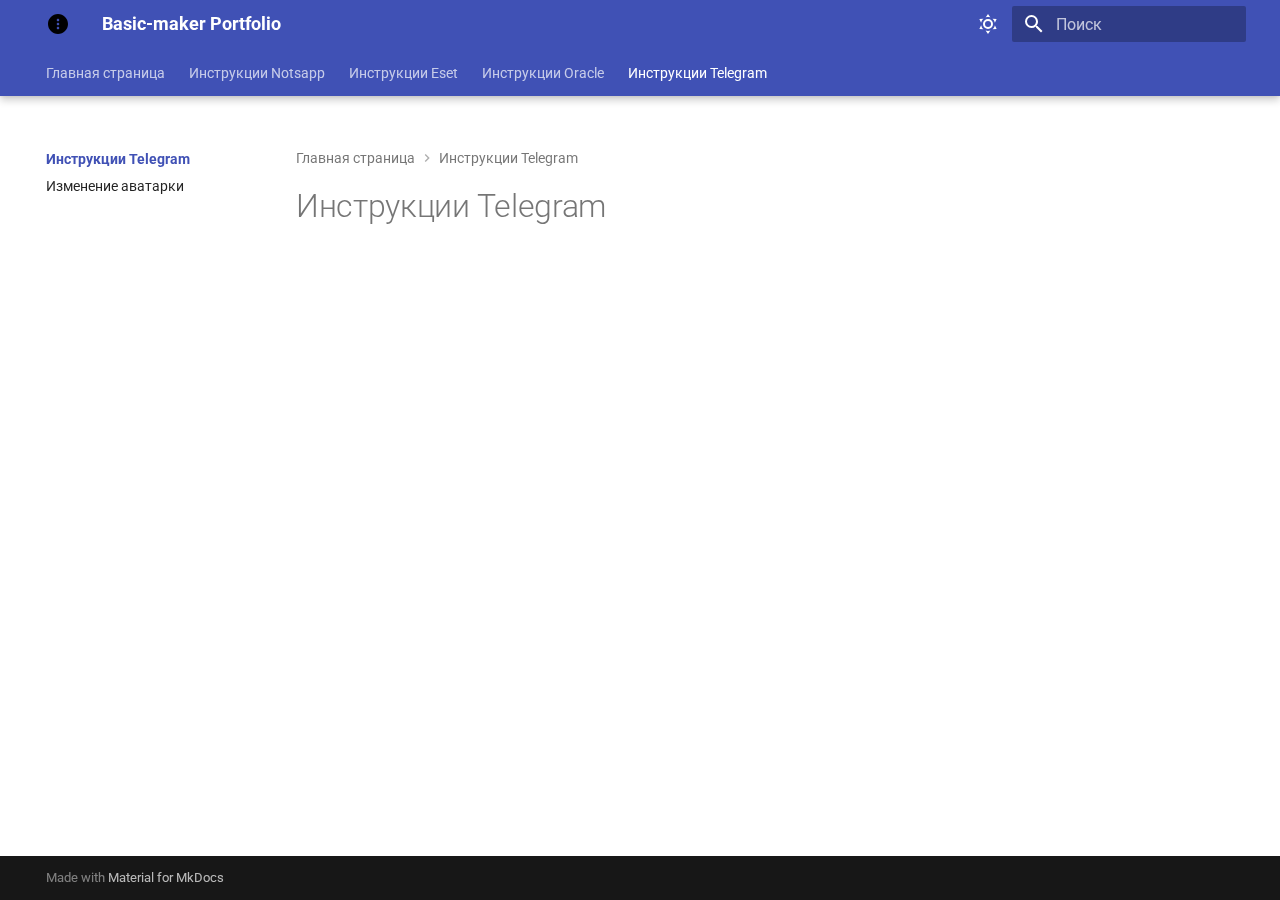
<file: instruction_telegram/index.html>
<!DOCTYPE html><html lang="ru" class="no-js"><head>
    
      <meta charset="utf-8">
      <meta name="viewport" content="width=device-width,initial-scale=1">
      
        <meta name="description" content="Первое портфолио">
      
      
      
      
        <link rel="prev" href="../instruction_oracle/oracle-virtual-box-start/">
      
      
        <link rel="next" href="basic-maker-instruction/">
      
      
        
      
      
      <link rel="icon" href="../assets/images/favicon.png">
      <meta name="generator" content="mkdocs-1.6.1, mkdocs-material-9.7.1">
    
    
      
        <title>Инструкции Telegram - Basic-maker Portfolio</title>
      
    
    
      <link rel="stylesheet" href="../assets/stylesheets/main.484c7ddc.min.css">
      
        
        <link rel="stylesheet" href="../assets/stylesheets/palette.ab4e12ef.min.css">
      
      


    
    
      
    
    
      
        
        
        <link rel="preconnect" href="https://fonts.gstatic.com" crossorigin>
        <link rel="stylesheet" href="https://fonts.googleapis.com/css?family=Roboto:300,300i,400,400i,700,700i%7CRoboto+Mono:400,400i,700,700i&amp;display=fallback">
        <style>:root{--md-text-font:"Roboto";--md-code-font:"Roboto Mono"}</style>
      
    
    
    <script>__md_scope=new URL("..",location),__md_hash=e=>[...e].reduce(((e,_)=>(e<<5)-e+_.charCodeAt(0)),0),__md_get=(e,_=localStorage,t=__md_scope)=>JSON.parse(_.getItem(t.pathname+"."+e)),__md_set=(e,_,t=localStorage,a=__md_scope)=>{try{t.setItem(a.pathname+"."+e,JSON.stringify(_))}catch(e){}}</script>
    
      

    
    
  <link href="../assets/stylesheets/glightbox.min.css" rel="stylesheet"><script src="../assets/javascripts/glightbox.min.js"></script><style id="glightbox-style">
            html.glightbox-open { overflow: initial; height: 100%; }
            .gslide-title { margin-top: 0px; user-select: text; }
            .gslide-desc { color: #666; user-select: text; }
            .gslide-image img { background: white; }
            .gscrollbar-fixer { padding-right: 15px; }
            .gdesc-inner { font-size: 0.75rem; }
            body[data-md-color-scheme="slate"] .gdesc-inner { background: var(--md-default-bg-color); }
            body[data-md-color-scheme="slate"] .gslide-title { color: var(--md-default-fg-color); }
            body[data-md-color-scheme="slate"] .gslide-desc { color: var(--md-default-fg-color); }
        </style></head>
  
  
    
    
      
    
    
    
    
    <body dir="ltr" data-md-color-scheme="default" data-md-color-primary="light-purple" data-md-color-accent="purple">
  
    
    <input class="md-toggle" data-md-toggle="drawer" type="checkbox" id="__drawer" autocomplete="off">
    <input class="md-toggle" data-md-toggle="search" type="checkbox" id="__search" autocomplete="off">
    <label class="md-overlay" for="__drawer"></label>
    <div data-md-component="skip">
      
        
        <a href="#telegram" class="md-skip">
          Перейти к содержанию
        </a>
      
    </div>
    <div data-md-component="announce">
      
    </div>
    
    
      

  

<header class="md-header md-header--shadow md-header--lifted" data-md-component="header">
  <nav class="md-header__inner md-grid" aria-label="Верхний колонтитул">
    <a href=".." title="Basic-maker Portfolio" class="md-header__button md-logo" aria-label="Basic-maker Portfolio" data-md-component="logo">
      
  <img src="../images/more-vertical-circle.svg" alt="logo">

    </a>
    <label class="md-header__button md-icon" for="__drawer">
      
      <svg xmlns="http://www.w3.org/2000/svg" viewBox="0 0 24 24"><path d="M3 6h18v2H3zm0 5h18v2H3zm0 5h18v2H3z"></path></svg>
    </label>
    <div class="md-header__title" data-md-component="header-title">
      <div class="md-header__ellipsis">
        <div class="md-header__topic">
          <span class="md-ellipsis">
            Basic-maker Portfolio
          </span>
        </div>
        <div class="md-header__topic" data-md-component="header-topic">
          <span class="md-ellipsis">
            
              Инструкции Telegram
            
          </span>
        </div>
      </div>
    </div>
    
      
        <form class="md-header__option" data-md-component="palette">
  
    
    
    
    <input class="md-option" data-md-color-media="" data-md-color-scheme="default" data-md-color-primary="light-purple" data-md-color-accent="purple" aria-label="Выключить солнышко" type="radio" name="__palette" id="__palette_0">
    
      <label class="md-header__button md-icon" title="Выключить солнышко" for="__palette_1" hidden>
        <svg xmlns="http://www.w3.org/2000/svg" viewBox="0 0 24 24"><path d="M12 7a5 5 0 0 1 5 5 5 5 0 0 1-5 5 5 5 0 0 1-5-5 5 5 0 0 1 5-5m0 2a3 3 0 0 0-3 3 3 3 0 0 0 3 3 3 3 0 0 0 3-3 3 3 0 0 0-3-3m0-7 2.39 3.42C13.65 5.15 12.84 5 12 5s-1.65.15-2.39.42zM3.34 7l4.16-.35A7.2 7.2 0 0 0 5.94 8.5c-.44.74-.69 1.5-.83 2.29zm.02 10 1.76-3.77a7.131 7.131 0 0 0 2.38 4.14zM20.65 7l-1.77 3.79a7.02 7.02 0 0 0-2.38-4.15zm-.01 10-4.14.36c.59-.51 1.12-1.14 1.54-1.86.42-.73.69-1.5.83-2.29zM12 22l-2.41-3.44c.74.27 1.55.44 2.41.44.82 0 1.63-.17 2.37-.44z"></path></svg>
      </label>
    
  
    
    
    
    <input class="md-option" data-md-color-media="" data-md-color-scheme="slate" data-md-color-primary="deep-purple" data-md-color-accent="blue" aria-label="Позвать солнышко" type="radio" name="__palette" id="__palette_1">
    
      <label class="md-header__button md-icon" title="Позвать солнышко" for="__palette_0" hidden>
        <svg xmlns="http://www.w3.org/2000/svg" viewBox="0 0 24 24"><path d="m17.75 4.09-2.53 1.94.91 3.06-2.63-1.81-2.63 1.81.91-3.06-2.53-1.94L12.44 4l1.06-3 1.06 3zm3.5 6.91-1.64 1.25.59 1.98-1.7-1.17-1.7 1.17.59-1.98L15.75 11l2.06-.05L18.5 9l.69 1.95zm-2.28 4.95c.83-.08 1.72 1.1 1.19 1.85-.32.45-.66.87-1.08 1.27C15.17 23 8.84 23 4.94 19.07c-3.91-3.9-3.91-10.24 0-14.14.4-.4.82-.76 1.27-1.08.75-.53 1.93.36 1.85 1.19-.27 2.86.69 5.83 2.89 8.02a9.96 9.96 0 0 0 8.02 2.89m-1.64 2.02a12.08 12.08 0 0 1-7.8-3.47c-2.17-2.19-3.33-5-3.49-7.82-2.81 3.14-2.7 7.96.31 10.98 3.02 3.01 7.84 3.12 10.98.31"></path></svg>
      </label>
    
  
</form>
      
    
    
      <script>var palette=__md_get("__palette");if(palette&&palette.color){if("(prefers-color-scheme)"===palette.color.media){var media=matchMedia("(prefers-color-scheme: light)"),input=document.querySelector(media.matches?"[data-md-color-media='(prefers-color-scheme: light)']":"[data-md-color-media='(prefers-color-scheme: dark)']");palette.color.media=input.getAttribute("data-md-color-media"),palette.color.scheme=input.getAttribute("data-md-color-scheme"),palette.color.primary=input.getAttribute("data-md-color-primary"),palette.color.accent=input.getAttribute("data-md-color-accent")}for(var[key,value]of Object.entries(palette.color))document.body.setAttribute("data-md-color-"+key,value)}</script>
    
    
    
      
      
        <label class="md-header__button md-icon" for="__search">
          
          <svg xmlns="http://www.w3.org/2000/svg" viewBox="0 0 24 24"><path d="M9.5 3A6.5 6.5 0 0 1 16 9.5c0 1.61-.59 3.09-1.56 4.23l.27.27h.79l5 5-1.5 1.5-5-5v-.79l-.27-.27A6.52 6.52 0 0 1 9.5 16 6.5 6.5 0 0 1 3 9.5 6.5 6.5 0 0 1 9.5 3m0 2C7 5 5 7 5 9.5S7 14 9.5 14 14 12 14 9.5 12 5 9.5 5"></path></svg>
        </label>
        <div class="md-search" data-md-component="search" role="dialog">
  <label class="md-search__overlay" for="__search"></label>
  <div class="md-search__inner" role="search">
    <form class="md-search__form" name="search">
      <input type="text" class="md-search__input" name="query" aria-label="Поиск" placeholder="Поиск" autocapitalize="off" autocorrect="off" autocomplete="off" spellcheck="false" data-md-component="search-query" required>
      <label class="md-search__icon md-icon" for="__search">
        
        <svg xmlns="http://www.w3.org/2000/svg" viewBox="0 0 24 24"><path d="M9.5 3A6.5 6.5 0 0 1 16 9.5c0 1.61-.59 3.09-1.56 4.23l.27.27h.79l5 5-1.5 1.5-5-5v-.79l-.27-.27A6.52 6.52 0 0 1 9.5 16 6.5 6.5 0 0 1 3 9.5 6.5 6.5 0 0 1 9.5 3m0 2C7 5 5 7 5 9.5S7 14 9.5 14 14 12 14 9.5 12 5 9.5 5"></path></svg>
        
        <svg xmlns="http://www.w3.org/2000/svg" viewBox="0 0 24 24"><path d="M20 11v2H8l5.5 5.5-1.42 1.42L4.16 12l7.92-7.92L13.5 5.5 8 11z"></path></svg>
      </label>
      <nav class="md-search__options" aria-label="Поиск">
        
        <button type="reset" class="md-search__icon md-icon" title="Очистить" aria-label="Очистить" tabindex="-1">
          
          <svg xmlns="http://www.w3.org/2000/svg" viewBox="0 0 24 24"><path d="M19 6.41 17.59 5 12 10.59 6.41 5 5 6.41 10.59 12 5 17.59 6.41 19 12 13.41 17.59 19 19 17.59 13.41 12z"></path></svg>
        </button>
      </nav>
      
        <div class="md-search__suggest" data-md-component="search-suggest"></div>
      
    </form>
    <div class="md-search__output">
      <div class="md-search__scrollwrap" tabindex="0" data-md-scrollfix>
        <div class="md-search-result" data-md-component="search-result">
          <div class="md-search-result__meta">
            Инициализация поиска
          </div>
          <ol class="md-search-result__list" role="presentation"></ol>
        </div>
      </div>
    </div>
  </div>
</div>
      
    
    
  </nav>
  
    
      
<nav class="md-tabs" aria-label="Вкладки" data-md-component="tabs">
  <div class="md-grid">
    <ul class="md-tabs__list">
      
        
  
  
  
  
    <li class="md-tabs__item">
      <a href=".." class="md-tabs__link">
        
  
  
    
  
  Главная страница

      </a>
    </li>
  

      
        
  
  
  
  
    
    
      <li class="md-tabs__item">
        <a href="../instruction_notsapp/" class="md-tabs__link">
          
  
  
    
  
  Инструкции Notsapp

        </a>
      </li>
    
  

      
        
  
  
  
  
    
    
      <li class="md-tabs__item">
        <a href="../instruction_eset/" class="md-tabs__link">
          
  
  
    
  
  Инструкции Eset

        </a>
      </li>
    
  

      
        
  
  
  
  
    
    
      <li class="md-tabs__item">
        <a href="../instruction_oracle/" class="md-tabs__link">
          
  
  
    
  
  Инструкции Oracle

        </a>
      </li>
    
  

      
        
  
  
  
    
  
  
    
    
      <li class="md-tabs__item md-tabs__item--active">
        <a href="./" class="md-tabs__link">
          
  
  
    
  
  Инструкции Telegram

        </a>
      </li>
    
  

      
    </ul>
  </div>
</nav>
    
  
</header>
    
    <div class="md-container" data-md-component="container">
      
      
        
      
      <main class="md-main" data-md-component="main">
        <div class="md-main__inner md-grid">
          
            
              
              <div class="md-sidebar md-sidebar--primary" data-md-component="sidebar" data-md-type="navigation">
                <div class="md-sidebar__scrollwrap">
                  <div class="md-sidebar__inner">
                    


  


  

<nav class="md-nav md-nav--primary md-nav--lifted md-nav--integrated" aria-label="Навигация" data-md-level="0">
  <label class="md-nav__title" for="__drawer">
    <a href=".." title="Basic-maker Portfolio" class="md-nav__button md-logo" aria-label="Basic-maker Portfolio" data-md-component="logo">
      
  <img src="../images/more-vertical-circle.svg" alt="logo">

    </a>
    Basic-maker Portfolio
  </label>
  
  <ul class="md-nav__list" data-md-scrollfix>
    
      
      
  
  
  
  
    <li class="md-nav__item">
      <a href=".." class="md-nav__link">
        
  
  
  <span class="md-ellipsis">
    
  
    Главная страница
  

    
  </span>
  
  

      </a>
    </li>
  

    
      
      
  
  
  
  
    
    
      
        
          
        
      
        
      
    
    
    
      
      
        
      
    
    
    <li class="md-nav__item md-nav__item--nested">
      
        
        
          
        
        <input class="md-nav__toggle md-toggle md-toggle--indeterminate" type="checkbox" id="__nav_2">
        
          
          <div class="md-nav__link md-nav__container">
            <a href="../instruction_notsapp/" class="md-nav__link ">
              
  
  
  <span class="md-ellipsis">
    
  
    Инструкции Notsapp
  

    
  </span>
  
  

            </a>
            
              
              <label class="md-nav__link " for="__nav_2" id="__nav_2_label" tabindex="0">
                <span class="md-nav__icon md-icon"></span>
              </label>
            
          </div>
        
        <nav class="md-nav" data-md-level="1" aria-labelledby="__nav_2_label" aria-expanded="false">
          <label class="md-nav__title" for="__nav_2">
            <span class="md-nav__icon md-icon"></span>
            
  
    Инструкции Notsapp
  

          </label>
          <ul class="md-nav__list" data-md-scrollfix>
            
              
            
              
                
  
  
  
  
    <li class="md-nav__item">
      <a href="../instruction_notsapp/notsapp_delete/" class="md-nav__link">
        
  
  
  <span class="md-ellipsis">
    
  
    Удаление заметки
  

    
  </span>
  
  

      </a>
    </li>
  

              
            
          </ul>
        </nav>
      
    </li>
  

    
      
      
  
  
  
  
    
    
      
        
          
        
      
        
      
    
    
    
      
      
        
      
    
    
    <li class="md-nav__item md-nav__item--nested">
      
        
        
          
        
        <input class="md-nav__toggle md-toggle md-toggle--indeterminate" type="checkbox" id="__nav_3">
        
          
          <div class="md-nav__link md-nav__container">
            <a href="../instruction_eset/" class="md-nav__link ">
              
  
  
  <span class="md-ellipsis">
    
  
    Инструкции Eset
  

    
  </span>
  
  

            </a>
            
              
              <label class="md-nav__link " for="__nav_3" id="__nav_3_label" tabindex="0">
                <span class="md-nav__icon md-icon"></span>
              </label>
            
          </div>
        
        <nav class="md-nav" data-md-level="1" aria-labelledby="__nav_3_label" aria-expanded="false">
          <label class="md-nav__title" for="__nav_3">
            <span class="md-nav__icon md-icon"></span>
            
  
    Инструкции Eset
  

          </label>
          <ul class="md-nav__list" data-md-scrollfix>
            
              
            
              
                
  
  
  
  
    <li class="md-nav__item">
      <a href="../instruction_eset/eset-instruction/" class="md-nav__link">
        
  
  
  <span class="md-ellipsis">
    
  
    Установка
  

    
  </span>
  
  

      </a>
    </li>
  

              
            
          </ul>
        </nav>
      
    </li>
  

    
      
      
  
  
  
  
    
    
      
        
          
        
      
        
      
        
      
    
    
    
      
      
        
      
    
    
    <li class="md-nav__item md-nav__item--nested">
      
        
        
          
        
        <input class="md-nav__toggle md-toggle md-toggle--indeterminate" type="checkbox" id="__nav_4">
        
          
          <div class="md-nav__link md-nav__container">
            <a href="../instruction_oracle/" class="md-nav__link ">
              
  
  
  <span class="md-ellipsis">
    
  
    Инструкции Oracle
  

    
  </span>
  
  

            </a>
            
              
              <label class="md-nav__link " for="__nav_4" id="__nav_4_label" tabindex="0">
                <span class="md-nav__icon md-icon"></span>
              </label>
            
          </div>
        
        <nav class="md-nav" data-md-level="1" aria-labelledby="__nav_4_label" aria-expanded="false">
          <label class="md-nav__title" for="__nav_4">
            <span class="md-nav__icon md-icon"></span>
            
  
    Инструкции Oracle
  

          </label>
          <ul class="md-nav__list" data-md-scrollfix>
            
              
            
              
                
  
  
  
  
    <li class="md-nav__item">
      <a href="../instruction_oracle/oracle-virtual-box-set/" class="md-nav__link">
        
  
  
  <span class="md-ellipsis">
    
  
    Установка
  

    
  </span>
  
  

      </a>
    </li>
  

              
            
              
                
  
  
  
  
    <li class="md-nav__item">
      <a href="../instruction_oracle/oracle-virtual-box-start/" class="md-nav__link">
        
  
  
  <span class="md-ellipsis">
    
  
    Запуск
  

    
  </span>
  
  

      </a>
    </li>
  

              
            
          </ul>
        </nav>
      
    </li>
  

    
      
      
  
  
    
  
  
  
    
    
      
        
          
        
      
        
      
    
    
    
      
        
        
      
      
        
      
    
    
    <li class="md-nav__item md-nav__item--active md-nav__item--section md-nav__item--nested">
      
        
        
        <input class="md-nav__toggle md-toggle " type="checkbox" id="__nav_5" checked>
        
          
          <div class="md-nav__link md-nav__container">
            <a href="./" class="md-nav__link md-nav__link--active">
              
  
  
  <span class="md-ellipsis">
    
  
    Инструкции Telegram
  

    
  </span>
  
  

            </a>
            
              
              <label class="md-nav__link md-nav__link--active" for="__nav_5" id="__nav_5_label" tabindex="">
                <span class="md-nav__icon md-icon"></span>
              </label>
            
          </div>
        
        <nav class="md-nav" data-md-level="1" aria-labelledby="__nav_5_label" aria-expanded="true">
          <label class="md-nav__title" for="__nav_5">
            <span class="md-nav__icon md-icon"></span>
            
  
    Инструкции Telegram
  

          </label>
          <ul class="md-nav__list" data-md-scrollfix>
            
              
            
              
                
  
  
  
  
    <li class="md-nav__item">
      <a href="basic-maker-instruction/" class="md-nav__link">
        
  
  
  <span class="md-ellipsis">
    
  
    Изменение аватарки
  

    
  </span>
  
  

      </a>
    </li>
  

              
            
          </ul>
        </nav>
      
    </li>
  

    
  </ul>
</nav>
                  </div>
                </div>
              </div>
            
            
          
          
            <div class="md-content" data-md-component="content">
              
                



  


  <nav class="md-path" aria-label="Навигация">
    <ol class="md-path__list">
      
        
  
  
    <li class="md-path__item">
      <a href=".." class="md-path__link">
        
  <span class="md-ellipsis">
    Главная страница
  </span>

      </a>
    </li>
  

      
      
        
  
  
    
    
      <li class="md-path__item">
        <a href="./" class="md-path__link">
          
  <span class="md-ellipsis">
    Инструкции Telegram
  </span>

        </a>
      </li>
    
  

      
    </ol>
  </nav>

              
              <article class="md-content__inner md-typeset">
                
                  



<h1 id="telegram">Инструкции Telegram</h1>












                
              </article>
            </div>
          
          
<script>var target=document.getElementById(location.hash.slice(1));target&&target.name&&(target.checked=target.name.startsWith("__tabbed_"))</script>
        </div>
        
          <button type="button" class="md-top md-icon" data-md-component="top" hidden>
  
  <svg xmlns="http://www.w3.org/2000/svg" viewBox="0 0 24 24"><path d="M13 20h-2V8l-5.5 5.5-1.42-1.42L12 4.16l7.92 7.92-1.42 1.42L13 8z"></path></svg>
  К началу
</button>
        
      </main>
      
        <footer class="md-footer">
  
  <div class="md-footer-meta md-typeset">
    <div class="md-footer-meta__inner md-grid">
      <div class="md-copyright">
  
  
    Made with
    <a href="https://squidfunk.github.io/mkdocs-material/" target="_blank" rel="noopener">
      Material for MkDocs
    </a>
  
</div>
      
    </div>
  </div>
</footer>
      
    </div>
    <div class="md-dialog" data-md-component="dialog">
      <div class="md-dialog__inner md-typeset"></div>
    </div>
    
    
    
      
      
      <script id="__config" type="application/json">{"annotate": null, "base": "..", "features": ["navigation.sections", "navigation.path", "navigation.indexes", "navigation.tabs", "navigation.tabs.sticky", "navigation.expand", "toc.integrate", "navigation.instant", "navigation.top", "search.suggest", "search.highlight", "content.code.copy"], "search": "../assets/javascripts/workers/search.2c215733.min.js", "tags": null, "translations": {"clipboard.copied": "\u0421\u043a\u043e\u043f\u0438\u0440\u043e\u0432\u0430\u043d\u043e \u0432 \u0431\u0443\u0444\u0435\u0440", "clipboard.copy": "\u041a\u043e\u043f\u0438\u0440\u043e\u0432\u0430\u0442\u044c \u0432 \u0431\u0443\u0444\u0435\u0440", "search.result.more.one": "\u0415\u0449\u0451 1 \u043d\u0430 \u044d\u0442\u043e\u0439 \u0441\u0442\u0440\u0430\u043d\u0438\u0446\u0435", "search.result.more.other": "\u0415\u0449\u0451 # \u043d\u0430 \u044d\u0442\u043e\u0439 \u0441\u0442\u0440\u0430\u043d\u0438\u0446\u0435", "search.result.none": "\u0421\u043e\u0432\u043f\u0430\u0434\u0435\u043d\u0438\u0439 \u043d\u0435 \u043d\u0430\u0439\u0434\u0435\u043d\u043e", "search.result.one": "\u041d\u0430\u0439\u0434\u0435\u043d\u043e 1 \u0441\u043e\u0432\u043f\u0430\u0434\u0435\u043d\u0438\u0435", "search.result.other": "\u041d\u0430\u0439\u0434\u0435\u043d\u043e \u0441\u043e\u0432\u043f\u0430\u0434\u0435\u043d\u0438\u0439: #", "search.result.placeholder": "\u041d\u0430\u0447\u043d\u0438\u0442\u0435 \u043f\u0435\u0447\u0430\u0442\u0430\u0442\u044c \u0434\u043b\u044f \u043f\u043e\u0438\u0441\u043a\u0430", "search.result.term.missing": "\u041e\u0442\u0441\u0443\u0442\u0441\u0442\u0432\u0443\u0435\u0442", "select.version": "\u0412\u044b\u0431\u0435\u0440\u0438\u0442\u0435 \u0432\u0435\u0440\u0441\u0438\u044e"}, "version": null}</script>
    
    
      <script src="../assets/javascripts/bundle.79ae519e.min.js"></script>
      
    
  
<script id="init-glightbox">const lightbox = GLightbox({"touchNavigation": true, "loop": false, "zoomable": true, "draggable": true, "openEffect": "zoom", "closeEffect": "zoom", "slideEffect": "slide"});
document$.subscribe(()=>{ lightbox.reload(); });
</script></body></html>
</file>
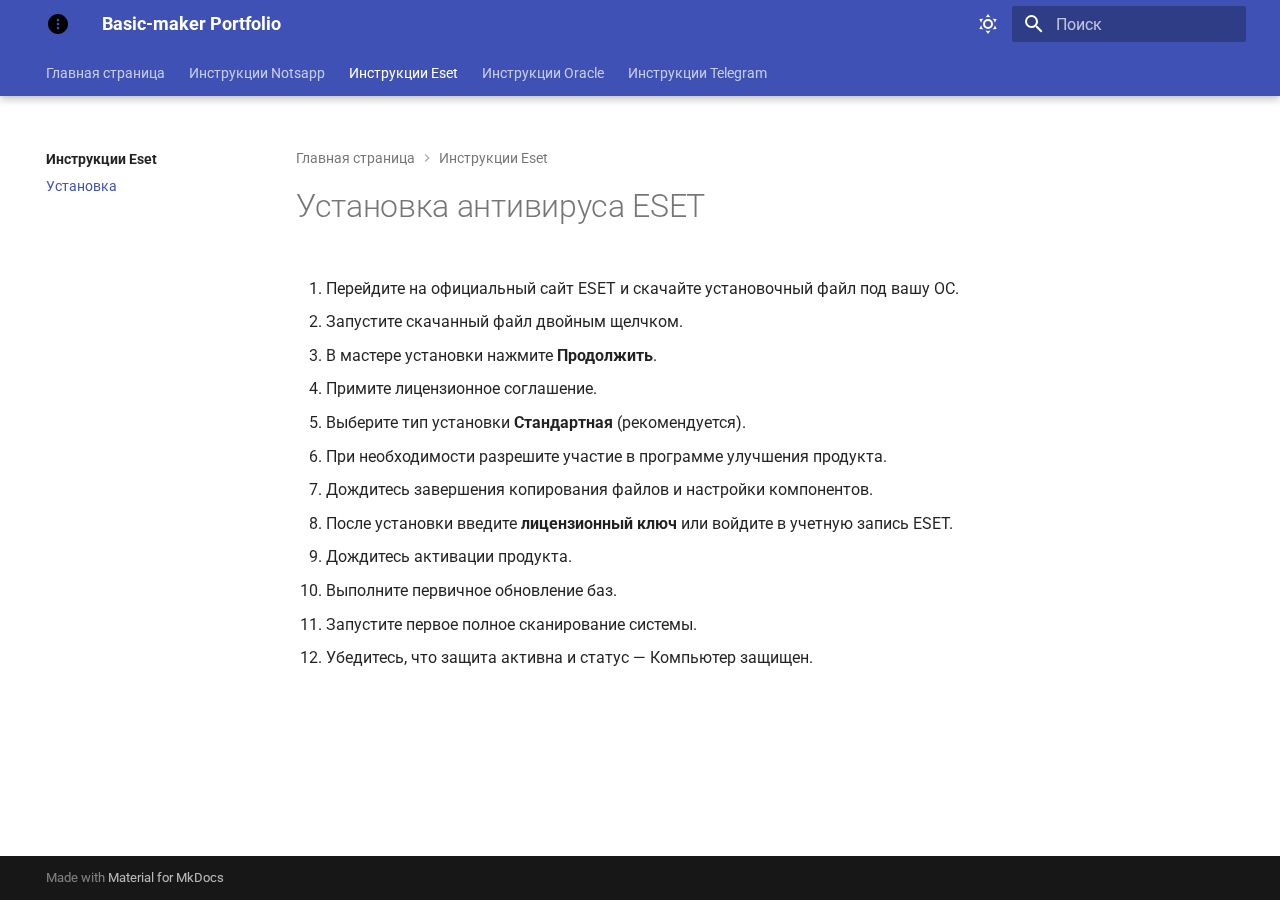
<file: instruction_eset/eset-instruction/index.html>
<!DOCTYPE html><html lang="ru" class="no-js"><head>
    
      <meta charset="utf-8">
      <meta name="viewport" content="width=device-width,initial-scale=1">
      
        <meta name="description" content="Первое портфолио">
      
      
      
      
        <link rel="prev" href="../">
      
      
        <link rel="next" href="../../instruction_oracle/">
      
      
        
      
      
      <link rel="icon" href="../../assets/images/favicon.png">
      <meta name="generator" content="mkdocs-1.6.1, mkdocs-material-9.7.1">
    
    
      
        <title>Установка - Basic-maker Portfolio</title>
      
    
    
      <link rel="stylesheet" href="../../assets/stylesheets/main.484c7ddc.min.css">
      
        
        <link rel="stylesheet" href="../../assets/stylesheets/palette.ab4e12ef.min.css">
      
      


    
    
      
    
    
      
        
        
        <link rel="preconnect" href="https://fonts.gstatic.com" crossorigin>
        <link rel="stylesheet" href="https://fonts.googleapis.com/css?family=Roboto:300,300i,400,400i,700,700i%7CRoboto+Mono:400,400i,700,700i&amp;display=fallback">
        <style>:root{--md-text-font:"Roboto";--md-code-font:"Roboto Mono"}</style>
      
    
    
    <script>__md_scope=new URL("../..",location),__md_hash=e=>[...e].reduce(((e,_)=>(e<<5)-e+_.charCodeAt(0)),0),__md_get=(e,_=localStorage,t=__md_scope)=>JSON.parse(_.getItem(t.pathname+"."+e)),__md_set=(e,_,t=localStorage,a=__md_scope)=>{try{t.setItem(a.pathname+"."+e,JSON.stringify(_))}catch(e){}}</script>
    
      

    
    
  <link href="../../assets/stylesheets/glightbox.min.css" rel="stylesheet"><script src="../../assets/javascripts/glightbox.min.js"></script><style id="glightbox-style">
            html.glightbox-open { overflow: initial; height: 100%; }
            .gslide-title { margin-top: 0px; user-select: text; }
            .gslide-desc { color: #666; user-select: text; }
            .gslide-image img { background: white; }
            .gscrollbar-fixer { padding-right: 15px; }
            .gdesc-inner { font-size: 0.75rem; }
            body[data-md-color-scheme="slate"] .gdesc-inner { background: var(--md-default-bg-color); }
            body[data-md-color-scheme="slate"] .gslide-title { color: var(--md-default-fg-color); }
            body[data-md-color-scheme="slate"] .gslide-desc { color: var(--md-default-fg-color); }
        </style></head>
  
  
    
    
      
    
    
    
    
    <body dir="ltr" data-md-color-scheme="default" data-md-color-primary="light-purple" data-md-color-accent="purple">
  
    
    <input class="md-toggle" data-md-toggle="drawer" type="checkbox" id="__drawer" autocomplete="off">
    <input class="md-toggle" data-md-toggle="search" type="checkbox" id="__search" autocomplete="off">
    <label class="md-overlay" for="__drawer"></label>
    <div data-md-component="skip">
      
        
        <a href="#eset" class="md-skip">
          Перейти к содержанию
        </a>
      
    </div>
    <div data-md-component="announce">
      
    </div>
    
    
      

  

<header class="md-header md-header--shadow md-header--lifted" data-md-component="header">
  <nav class="md-header__inner md-grid" aria-label="Верхний колонтитул">
    <a href="../.." title="Basic-maker Portfolio" class="md-header__button md-logo" aria-label="Basic-maker Portfolio" data-md-component="logo">
      
  <img src="../../images/more-vertical-circle.svg" alt="logo">

    </a>
    <label class="md-header__button md-icon" for="__drawer">
      
      <svg xmlns="http://www.w3.org/2000/svg" viewBox="0 0 24 24"><path d="M3 6h18v2H3zm0 5h18v2H3zm0 5h18v2H3z"></path></svg>
    </label>
    <div class="md-header__title" data-md-component="header-title">
      <div class="md-header__ellipsis">
        <div class="md-header__topic">
          <span class="md-ellipsis">
            Basic-maker Portfolio
          </span>
        </div>
        <div class="md-header__topic" data-md-component="header-topic">
          <span class="md-ellipsis">
            
              Установка
            
          </span>
        </div>
      </div>
    </div>
    
      
        <form class="md-header__option" data-md-component="palette">
  
    
    
    
    <input class="md-option" data-md-color-media="" data-md-color-scheme="default" data-md-color-primary="light-purple" data-md-color-accent="purple" aria-label="Выключить солнышко" type="radio" name="__palette" id="__palette_0">
    
      <label class="md-header__button md-icon" title="Выключить солнышко" for="__palette_1" hidden>
        <svg xmlns="http://www.w3.org/2000/svg" viewBox="0 0 24 24"><path d="M12 7a5 5 0 0 1 5 5 5 5 0 0 1-5 5 5 5 0 0 1-5-5 5 5 0 0 1 5-5m0 2a3 3 0 0 0-3 3 3 3 0 0 0 3 3 3 3 0 0 0 3-3 3 3 0 0 0-3-3m0-7 2.39 3.42C13.65 5.15 12.84 5 12 5s-1.65.15-2.39.42zM3.34 7l4.16-.35A7.2 7.2 0 0 0 5.94 8.5c-.44.74-.69 1.5-.83 2.29zm.02 10 1.76-3.77a7.131 7.131 0 0 0 2.38 4.14zM20.65 7l-1.77 3.79a7.02 7.02 0 0 0-2.38-4.15zm-.01 10-4.14.36c.59-.51 1.12-1.14 1.54-1.86.42-.73.69-1.5.83-2.29zM12 22l-2.41-3.44c.74.27 1.55.44 2.41.44.82 0 1.63-.17 2.37-.44z"></path></svg>
      </label>
    
  
    
    
    
    <input class="md-option" data-md-color-media="" data-md-color-scheme="slate" data-md-color-primary="deep-purple" data-md-color-accent="blue" aria-label="Позвать солнышко" type="radio" name="__palette" id="__palette_1">
    
      <label class="md-header__button md-icon" title="Позвать солнышко" for="__palette_0" hidden>
        <svg xmlns="http://www.w3.org/2000/svg" viewBox="0 0 24 24"><path d="m17.75 4.09-2.53 1.94.91 3.06-2.63-1.81-2.63 1.81.91-3.06-2.53-1.94L12.44 4l1.06-3 1.06 3zm3.5 6.91-1.64 1.25.59 1.98-1.7-1.17-1.7 1.17.59-1.98L15.75 11l2.06-.05L18.5 9l.69 1.95zm-2.28 4.95c.83-.08 1.72 1.1 1.19 1.85-.32.45-.66.87-1.08 1.27C15.17 23 8.84 23 4.94 19.07c-3.91-3.9-3.91-10.24 0-14.14.4-.4.82-.76 1.27-1.08.75-.53 1.93.36 1.85 1.19-.27 2.86.69 5.83 2.89 8.02a9.96 9.96 0 0 0 8.02 2.89m-1.64 2.02a12.08 12.08 0 0 1-7.8-3.47c-2.17-2.19-3.33-5-3.49-7.82-2.81 3.14-2.7 7.96.31 10.98 3.02 3.01 7.84 3.12 10.98.31"></path></svg>
      </label>
    
  
</form>
      
    
    
      <script>var palette=__md_get("__palette");if(palette&&palette.color){if("(prefers-color-scheme)"===palette.color.media){var media=matchMedia("(prefers-color-scheme: light)"),input=document.querySelector(media.matches?"[data-md-color-media='(prefers-color-scheme: light)']":"[data-md-color-media='(prefers-color-scheme: dark)']");palette.color.media=input.getAttribute("data-md-color-media"),palette.color.scheme=input.getAttribute("data-md-color-scheme"),palette.color.primary=input.getAttribute("data-md-color-primary"),palette.color.accent=input.getAttribute("data-md-color-accent")}for(var[key,value]of Object.entries(palette.color))document.body.setAttribute("data-md-color-"+key,value)}</script>
    
    
    
      
      
        <label class="md-header__button md-icon" for="__search">
          
          <svg xmlns="http://www.w3.org/2000/svg" viewBox="0 0 24 24"><path d="M9.5 3A6.5 6.5 0 0 1 16 9.5c0 1.61-.59 3.09-1.56 4.23l.27.27h.79l5 5-1.5 1.5-5-5v-.79l-.27-.27A6.52 6.52 0 0 1 9.5 16 6.5 6.5 0 0 1 3 9.5 6.5 6.5 0 0 1 9.5 3m0 2C7 5 5 7 5 9.5S7 14 9.5 14 14 12 14 9.5 12 5 9.5 5"></path></svg>
        </label>
        <div class="md-search" data-md-component="search" role="dialog">
  <label class="md-search__overlay" for="__search"></label>
  <div class="md-search__inner" role="search">
    <form class="md-search__form" name="search">
      <input type="text" class="md-search__input" name="query" aria-label="Поиск" placeholder="Поиск" autocapitalize="off" autocorrect="off" autocomplete="off" spellcheck="false" data-md-component="search-query" required>
      <label class="md-search__icon md-icon" for="__search">
        
        <svg xmlns="http://www.w3.org/2000/svg" viewBox="0 0 24 24"><path d="M9.5 3A6.5 6.5 0 0 1 16 9.5c0 1.61-.59 3.09-1.56 4.23l.27.27h.79l5 5-1.5 1.5-5-5v-.79l-.27-.27A6.52 6.52 0 0 1 9.5 16 6.5 6.5 0 0 1 3 9.5 6.5 6.5 0 0 1 9.5 3m0 2C7 5 5 7 5 9.5S7 14 9.5 14 14 12 14 9.5 12 5 9.5 5"></path></svg>
        
        <svg xmlns="http://www.w3.org/2000/svg" viewBox="0 0 24 24"><path d="M20 11v2H8l5.5 5.5-1.42 1.42L4.16 12l7.92-7.92L13.5 5.5 8 11z"></path></svg>
      </label>
      <nav class="md-search__options" aria-label="Поиск">
        
        <button type="reset" class="md-search__icon md-icon" title="Очистить" aria-label="Очистить" tabindex="-1">
          
          <svg xmlns="http://www.w3.org/2000/svg" viewBox="0 0 24 24"><path d="M19 6.41 17.59 5 12 10.59 6.41 5 5 6.41 10.59 12 5 17.59 6.41 19 12 13.41 17.59 19 19 17.59 13.41 12z"></path></svg>
        </button>
      </nav>
      
        <div class="md-search__suggest" data-md-component="search-suggest"></div>
      
    </form>
    <div class="md-search__output">
      <div class="md-search__scrollwrap" tabindex="0" data-md-scrollfix>
        <div class="md-search-result" data-md-component="search-result">
          <div class="md-search-result__meta">
            Инициализация поиска
          </div>
          <ol class="md-search-result__list" role="presentation"></ol>
        </div>
      </div>
    </div>
  </div>
</div>
      
    
    
  </nav>
  
    
      
<nav class="md-tabs" aria-label="Вкладки" data-md-component="tabs">
  <div class="md-grid">
    <ul class="md-tabs__list">
      
        
  
  
  
  
    <li class="md-tabs__item">
      <a href="../.." class="md-tabs__link">
        
  
  
    
  
  Главная страница

      </a>
    </li>
  

      
        
  
  
  
  
    
    
      <li class="md-tabs__item">
        <a href="../../instruction_notsapp/" class="md-tabs__link">
          
  
  
    
  
  Инструкции Notsapp

        </a>
      </li>
    
  

      
        
  
  
  
    
  
  
    
    
      <li class="md-tabs__item md-tabs__item--active">
        <a href="../" class="md-tabs__link">
          
  
  
    
  
  Инструкции Eset

        </a>
      </li>
    
  

      
        
  
  
  
  
    
    
      <li class="md-tabs__item">
        <a href="../../instruction_oracle/" class="md-tabs__link">
          
  
  
    
  
  Инструкции Oracle

        </a>
      </li>
    
  

      
        
  
  
  
  
    
    
      <li class="md-tabs__item">
        <a href="../../instruction_telegram/" class="md-tabs__link">
          
  
  
    
  
  Инструкции Telegram

        </a>
      </li>
    
  

      
    </ul>
  </div>
</nav>
    
  
</header>
    
    <div class="md-container" data-md-component="container">
      
      
        
      
      <main class="md-main" data-md-component="main">
        <div class="md-main__inner md-grid">
          
            
              
              <div class="md-sidebar md-sidebar--primary" data-md-component="sidebar" data-md-type="navigation">
                <div class="md-sidebar__scrollwrap">
                  <div class="md-sidebar__inner">
                    


  


  

<nav class="md-nav md-nav--primary md-nav--lifted md-nav--integrated" aria-label="Навигация" data-md-level="0">
  <label class="md-nav__title" for="__drawer">
    <a href="../.." title="Basic-maker Portfolio" class="md-nav__button md-logo" aria-label="Basic-maker Portfolio" data-md-component="logo">
      
  <img src="../../images/more-vertical-circle.svg" alt="logo">

    </a>
    Basic-maker Portfolio
  </label>
  
  <ul class="md-nav__list" data-md-scrollfix>
    
      
      
  
  
  
  
    <li class="md-nav__item">
      <a href="../.." class="md-nav__link">
        
  
  
  <span class="md-ellipsis">
    
  
    Главная страница
  

    
  </span>
  
  

      </a>
    </li>
  

    
      
      
  
  
  
  
    
    
      
        
          
        
      
        
      
    
    
    
      
      
        
      
    
    
    <li class="md-nav__item md-nav__item--nested">
      
        
        
          
        
        <input class="md-nav__toggle md-toggle md-toggle--indeterminate" type="checkbox" id="__nav_2">
        
          
          <div class="md-nav__link md-nav__container">
            <a href="../../instruction_notsapp/" class="md-nav__link ">
              
  
  
  <span class="md-ellipsis">
    
  
    Инструкции Notsapp
  

    
  </span>
  
  

            </a>
            
              
              <label class="md-nav__link " for="__nav_2" id="__nav_2_label" tabindex="0">
                <span class="md-nav__icon md-icon"></span>
              </label>
            
          </div>
        
        <nav class="md-nav" data-md-level="1" aria-labelledby="__nav_2_label" aria-expanded="false">
          <label class="md-nav__title" for="__nav_2">
            <span class="md-nav__icon md-icon"></span>
            
  
    Инструкции Notsapp
  

          </label>
          <ul class="md-nav__list" data-md-scrollfix>
            
              
            
              
                
  
  
  
  
    <li class="md-nav__item">
      <a href="../../instruction_notsapp/notsapp_delete/" class="md-nav__link">
        
  
  
  <span class="md-ellipsis">
    
  
    Удаление заметки
  

    
  </span>
  
  

      </a>
    </li>
  

              
            
          </ul>
        </nav>
      
    </li>
  

    
      
      
  
  
    
  
  
  
    
    
      
        
          
        
      
        
      
    
    
    
      
        
        
      
      
        
      
    
    
    <li class="md-nav__item md-nav__item--active md-nav__item--section md-nav__item--nested">
      
        
        
        <input class="md-nav__toggle md-toggle " type="checkbox" id="__nav_3" checked>
        
          
          <div class="md-nav__link md-nav__container">
            <a href="../" class="md-nav__link ">
              
  
  
  <span class="md-ellipsis">
    
  
    Инструкции Eset
  

    
  </span>
  
  

            </a>
            
              
              <label class="md-nav__link " for="__nav_3" id="__nav_3_label" tabindex="">
                <span class="md-nav__icon md-icon"></span>
              </label>
            
          </div>
        
        <nav class="md-nav" data-md-level="1" aria-labelledby="__nav_3_label" aria-expanded="true">
          <label class="md-nav__title" for="__nav_3">
            <span class="md-nav__icon md-icon"></span>
            
  
    Инструкции Eset
  

          </label>
          <ul class="md-nav__list" data-md-scrollfix>
            
              
            
              
                
  
  
    
  
  
  
    <li class="md-nav__item md-nav__item--active">
      
      <input class="md-nav__toggle md-toggle" type="checkbox" id="__toc">
      
      
        
      
      
      <a href="./" class="md-nav__link md-nav__link--active">
        
  
  
  <span class="md-ellipsis">
    
  
    Установка
  

    
  </span>
  
  

      </a>
      
    </li>
  

              
            
          </ul>
        </nav>
      
    </li>
  

    
      
      
  
  
  
  
    
    
      
        
          
        
      
        
      
        
      
    
    
    
      
      
        
      
    
    
    <li class="md-nav__item md-nav__item--nested">
      
        
        
          
        
        <input class="md-nav__toggle md-toggle md-toggle--indeterminate" type="checkbox" id="__nav_4">
        
          
          <div class="md-nav__link md-nav__container">
            <a href="../../instruction_oracle/" class="md-nav__link ">
              
  
  
  <span class="md-ellipsis">
    
  
    Инструкции Oracle
  

    
  </span>
  
  

            </a>
            
              
              <label class="md-nav__link " for="__nav_4" id="__nav_4_label" tabindex="0">
                <span class="md-nav__icon md-icon"></span>
              </label>
            
          </div>
        
        <nav class="md-nav" data-md-level="1" aria-labelledby="__nav_4_label" aria-expanded="false">
          <label class="md-nav__title" for="__nav_4">
            <span class="md-nav__icon md-icon"></span>
            
  
    Инструкции Oracle
  

          </label>
          <ul class="md-nav__list" data-md-scrollfix>
            
              
            
              
                
  
  
  
  
    <li class="md-nav__item">
      <a href="../../instruction_oracle/oracle-virtual-box-set/" class="md-nav__link">
        
  
  
  <span class="md-ellipsis">
    
  
    Установка
  

    
  </span>
  
  

      </a>
    </li>
  

              
            
              
                
  
  
  
  
    <li class="md-nav__item">
      <a href="../../instruction_oracle/oracle-virtual-box-start/" class="md-nav__link">
        
  
  
  <span class="md-ellipsis">
    
  
    Запуск
  

    
  </span>
  
  

      </a>
    </li>
  

              
            
          </ul>
        </nav>
      
    </li>
  

    
      
      
  
  
  
  
    
    
      
        
          
        
      
        
      
    
    
    
      
      
        
      
    
    
    <li class="md-nav__item md-nav__item--nested">
      
        
        
          
        
        <input class="md-nav__toggle md-toggle md-toggle--indeterminate" type="checkbox" id="__nav_5">
        
          
          <div class="md-nav__link md-nav__container">
            <a href="../../instruction_telegram/" class="md-nav__link ">
              
  
  
  <span class="md-ellipsis">
    
  
    Инструкции Telegram
  

    
  </span>
  
  

            </a>
            
              
              <label class="md-nav__link " for="__nav_5" id="__nav_5_label" tabindex="0">
                <span class="md-nav__icon md-icon"></span>
              </label>
            
          </div>
        
        <nav class="md-nav" data-md-level="1" aria-labelledby="__nav_5_label" aria-expanded="false">
          <label class="md-nav__title" for="__nav_5">
            <span class="md-nav__icon md-icon"></span>
            
  
    Инструкции Telegram
  

          </label>
          <ul class="md-nav__list" data-md-scrollfix>
            
              
            
              
                
  
  
  
  
    <li class="md-nav__item">
      <a href="../../instruction_telegram/basic-maker-instruction/" class="md-nav__link">
        
  
  
  <span class="md-ellipsis">
    
  
    Изменение аватарки
  

    
  </span>
  
  

      </a>
    </li>
  

              
            
          </ul>
        </nav>
      
    </li>
  

    
  </ul>
</nav>
                  </div>
                </div>
              </div>
            
            
          
          
            <div class="md-content" data-md-component="content">
              
                



  


  <nav class="md-path" aria-label="Навигация">
    <ol class="md-path__list">
      
        
  
  
    <li class="md-path__item">
      <a href="../.." class="md-path__link">
        
  <span class="md-ellipsis">
    Главная страница
  </span>

      </a>
    </li>
  

      
      
        
  
  
    
    
      <li class="md-path__item">
        <a href="../" class="md-path__link">
          
  <span class="md-ellipsis">
    Инструкции Eset
  </span>

        </a>
      </li>
    
  

      
    </ol>
  </nav>

              
              <article class="md-content__inner md-typeset">
                
                  



<h1 id="eset">Установка антивируса ESET</h1>
<ol>
<li>
<p>Перейдите на официальный сайт ESET и скачайте установочный файл под вашу ОС.</p>
</li>
<li>
<p>Запустите скачанный файл двойным щелчком.</p>
</li>
<li>
<p>В мастере установки нажмите <strong>Продолжить</strong>.</p>
</li>
<li>
<p>Примите лицензионное соглашение.</p>
</li>
<li>
<p>Выберите тип установки <strong>Стандартная</strong> (рекомендуется).</p>
</li>
<li>
<p>При необходимости разрешите участие в программе улучшения продукта.</p>
</li>
<li>
<p>Дождитесь завершения копирования файлов и настройки компонентов.</p>
</li>
<li>
<p>После установки введите <strong>лицензионный ключ</strong> или войдите в учетную запись ESET.</p>
</li>
<li>
<p>Дождитесь активации продукта.</p>
</li>
<li>
<p>Выполните первичное обновление баз.</p>
</li>
<li>
<p>Запустите первое полное сканирование системы.</p>
</li>
<li>
<p>Убедитесь, что защита активна и статус — Компьютер защищен.</p>
</li>
</ol>












                
              </article>
            </div>
          
          
<script>var target=document.getElementById(location.hash.slice(1));target&&target.name&&(target.checked=target.name.startsWith("__tabbed_"))</script>
        </div>
        
          <button type="button" class="md-top md-icon" data-md-component="top" hidden>
  
  <svg xmlns="http://www.w3.org/2000/svg" viewBox="0 0 24 24"><path d="M13 20h-2V8l-5.5 5.5-1.42-1.42L12 4.16l7.92 7.92-1.42 1.42L13 8z"></path></svg>
  К началу
</button>
        
      </main>
      
        <footer class="md-footer">
  
  <div class="md-footer-meta md-typeset">
    <div class="md-footer-meta__inner md-grid">
      <div class="md-copyright">
  
  
    Made with
    <a href="https://squidfunk.github.io/mkdocs-material/" target="_blank" rel="noopener">
      Material for MkDocs
    </a>
  
</div>
      
    </div>
  </div>
</footer>
      
    </div>
    <div class="md-dialog" data-md-component="dialog">
      <div class="md-dialog__inner md-typeset"></div>
    </div>
    
    
    
      
      
      <script id="__config" type="application/json">{"annotate": null, "base": "../..", "features": ["navigation.sections", "navigation.path", "navigation.indexes", "navigation.tabs", "navigation.tabs.sticky", "navigation.expand", "toc.integrate", "navigation.instant", "navigation.top", "search.suggest", "search.highlight", "content.code.copy"], "search": "../../assets/javascripts/workers/search.2c215733.min.js", "tags": null, "translations": {"clipboard.copied": "\u0421\u043a\u043e\u043f\u0438\u0440\u043e\u0432\u0430\u043d\u043e \u0432 \u0431\u0443\u0444\u0435\u0440", "clipboard.copy": "\u041a\u043e\u043f\u0438\u0440\u043e\u0432\u0430\u0442\u044c \u0432 \u0431\u0443\u0444\u0435\u0440", "search.result.more.one": "\u0415\u0449\u0451 1 \u043d\u0430 \u044d\u0442\u043e\u0439 \u0441\u0442\u0440\u0430\u043d\u0438\u0446\u0435", "search.result.more.other": "\u0415\u0449\u0451 # \u043d\u0430 \u044d\u0442\u043e\u0439 \u0441\u0442\u0440\u0430\u043d\u0438\u0446\u0435", "search.result.none": "\u0421\u043e\u0432\u043f\u0430\u0434\u0435\u043d\u0438\u0439 \u043d\u0435 \u043d\u0430\u0439\u0434\u0435\u043d\u043e", "search.result.one": "\u041d\u0430\u0439\u0434\u0435\u043d\u043e 1 \u0441\u043e\u0432\u043f\u0430\u0434\u0435\u043d\u0438\u0435", "search.result.other": "\u041d\u0430\u0439\u0434\u0435\u043d\u043e \u0441\u043e\u0432\u043f\u0430\u0434\u0435\u043d\u0438\u0439: #", "search.result.placeholder": "\u041d\u0430\u0447\u043d\u0438\u0442\u0435 \u043f\u0435\u0447\u0430\u0442\u0430\u0442\u044c \u0434\u043b\u044f \u043f\u043e\u0438\u0441\u043a\u0430", "search.result.term.missing": "\u041e\u0442\u0441\u0443\u0442\u0441\u0442\u0432\u0443\u0435\u0442", "select.version": "\u0412\u044b\u0431\u0435\u0440\u0438\u0442\u0435 \u0432\u0435\u0440\u0441\u0438\u044e"}, "version": null}</script>
    
    
      <script src="../../assets/javascripts/bundle.79ae519e.min.js"></script>
      
    
  
<script id="init-glightbox">const lightbox = GLightbox({"touchNavigation": true, "loop": false, "zoomable": true, "draggable": true, "openEffect": "zoom", "closeEffect": "zoom", "slideEffect": "slide"});
document$.subscribe(()=>{ lightbox.reload(); });
</script></body></html>
</file>
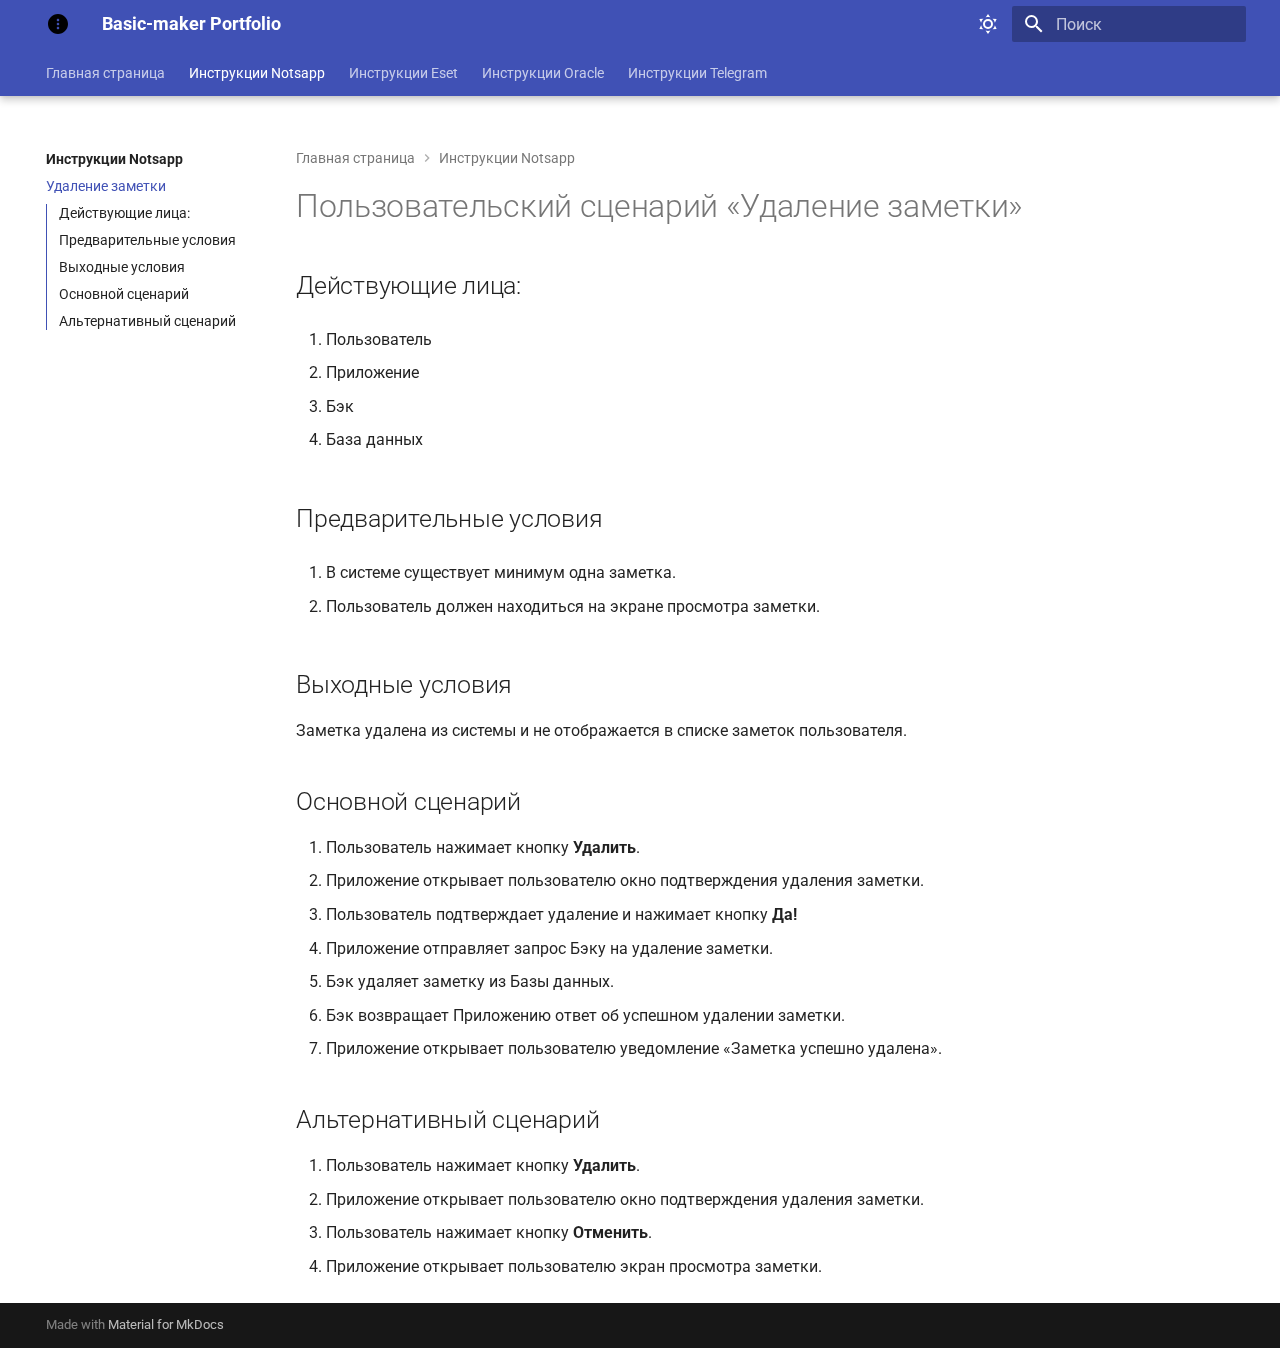
<file: instruction_notsapp/notsapp_delete/index.html>
<!DOCTYPE html><html lang="ru" class="no-js"><head>
    
      <meta charset="utf-8">
      <meta name="viewport" content="width=device-width,initial-scale=1">
      
        <meta name="description" content="Первое портфолио">
      
      
      
      
        <link rel="prev" href="../">
      
      
        <link rel="next" href="../../instruction_eset/">
      
      
        
      
      
      <link rel="icon" href="../../assets/images/favicon.png">
      <meta name="generator" content="mkdocs-1.6.1, mkdocs-material-9.7.1">
    
    
      
        <title>Удаление заметки - Basic-maker Portfolio</title>
      
    
    
      <link rel="stylesheet" href="../../assets/stylesheets/main.484c7ddc.min.css">
      
        
        <link rel="stylesheet" href="../../assets/stylesheets/palette.ab4e12ef.min.css">
      
      


    
    
      
    
    
      
        
        
        <link rel="preconnect" href="https://fonts.gstatic.com" crossorigin>
        <link rel="stylesheet" href="https://fonts.googleapis.com/css?family=Roboto:300,300i,400,400i,700,700i%7CRoboto+Mono:400,400i,700,700i&amp;display=fallback">
        <style>:root{--md-text-font:"Roboto";--md-code-font:"Roboto Mono"}</style>
      
    
    
    <script>__md_scope=new URL("../..",location),__md_hash=e=>[...e].reduce(((e,_)=>(e<<5)-e+_.charCodeAt(0)),0),__md_get=(e,_=localStorage,t=__md_scope)=>JSON.parse(_.getItem(t.pathname+"."+e)),__md_set=(e,_,t=localStorage,a=__md_scope)=>{try{t.setItem(a.pathname+"."+e,JSON.stringify(_))}catch(e){}}</script>
    
      

    
    
  <link href="../../assets/stylesheets/glightbox.min.css" rel="stylesheet"><script src="../../assets/javascripts/glightbox.min.js"></script><style id="glightbox-style">
            html.glightbox-open { overflow: initial; height: 100%; }
            .gslide-title { margin-top: 0px; user-select: text; }
            .gslide-desc { color: #666; user-select: text; }
            .gslide-image img { background: white; }
            .gscrollbar-fixer { padding-right: 15px; }
            .gdesc-inner { font-size: 0.75rem; }
            body[data-md-color-scheme="slate"] .gdesc-inner { background: var(--md-default-bg-color); }
            body[data-md-color-scheme="slate"] .gslide-title { color: var(--md-default-fg-color); }
            body[data-md-color-scheme="slate"] .gslide-desc { color: var(--md-default-fg-color); }
        </style></head>
  
  
    
    
      
    
    
    
    
    <body dir="ltr" data-md-color-scheme="default" data-md-color-primary="light-purple" data-md-color-accent="purple">
  
    
    <input class="md-toggle" data-md-toggle="drawer" type="checkbox" id="__drawer" autocomplete="off">
    <input class="md-toggle" data-md-toggle="search" type="checkbox" id="__search" autocomplete="off">
    <label class="md-overlay" for="__drawer"></label>
    <div data-md-component="skip">
      
        
        <a href="#_1" class="md-skip">
          Перейти к содержанию
        </a>
      
    </div>
    <div data-md-component="announce">
      
    </div>
    
    
      

  

<header class="md-header md-header--shadow md-header--lifted" data-md-component="header">
  <nav class="md-header__inner md-grid" aria-label="Верхний колонтитул">
    <a href="../.." title="Basic-maker Portfolio" class="md-header__button md-logo" aria-label="Basic-maker Portfolio" data-md-component="logo">
      
  <img src="../../images/more-vertical-circle.svg" alt="logo">

    </a>
    <label class="md-header__button md-icon" for="__drawer">
      
      <svg xmlns="http://www.w3.org/2000/svg" viewBox="0 0 24 24"><path d="M3 6h18v2H3zm0 5h18v2H3zm0 5h18v2H3z"></path></svg>
    </label>
    <div class="md-header__title" data-md-component="header-title">
      <div class="md-header__ellipsis">
        <div class="md-header__topic">
          <span class="md-ellipsis">
            Basic-maker Portfolio
          </span>
        </div>
        <div class="md-header__topic" data-md-component="header-topic">
          <span class="md-ellipsis">
            
              Удаление заметки
            
          </span>
        </div>
      </div>
    </div>
    
      
        <form class="md-header__option" data-md-component="palette">
  
    
    
    
    <input class="md-option" data-md-color-media="" data-md-color-scheme="default" data-md-color-primary="light-purple" data-md-color-accent="purple" aria-label="Выключить солнышко" type="radio" name="__palette" id="__palette_0">
    
      <label class="md-header__button md-icon" title="Выключить солнышко" for="__palette_1" hidden>
        <svg xmlns="http://www.w3.org/2000/svg" viewBox="0 0 24 24"><path d="M12 7a5 5 0 0 1 5 5 5 5 0 0 1-5 5 5 5 0 0 1-5-5 5 5 0 0 1 5-5m0 2a3 3 0 0 0-3 3 3 3 0 0 0 3 3 3 3 0 0 0 3-3 3 3 0 0 0-3-3m0-7 2.39 3.42C13.65 5.15 12.84 5 12 5s-1.65.15-2.39.42zM3.34 7l4.16-.35A7.2 7.2 0 0 0 5.94 8.5c-.44.74-.69 1.5-.83 2.29zm.02 10 1.76-3.77a7.131 7.131 0 0 0 2.38 4.14zM20.65 7l-1.77 3.79a7.02 7.02 0 0 0-2.38-4.15zm-.01 10-4.14.36c.59-.51 1.12-1.14 1.54-1.86.42-.73.69-1.5.83-2.29zM12 22l-2.41-3.44c.74.27 1.55.44 2.41.44.82 0 1.63-.17 2.37-.44z"></path></svg>
      </label>
    
  
    
    
    
    <input class="md-option" data-md-color-media="" data-md-color-scheme="slate" data-md-color-primary="deep-purple" data-md-color-accent="blue" aria-label="Позвать солнышко" type="radio" name="__palette" id="__palette_1">
    
      <label class="md-header__button md-icon" title="Позвать солнышко" for="__palette_0" hidden>
        <svg xmlns="http://www.w3.org/2000/svg" viewBox="0 0 24 24"><path d="m17.75 4.09-2.53 1.94.91 3.06-2.63-1.81-2.63 1.81.91-3.06-2.53-1.94L12.44 4l1.06-3 1.06 3zm3.5 6.91-1.64 1.25.59 1.98-1.7-1.17-1.7 1.17.59-1.98L15.75 11l2.06-.05L18.5 9l.69 1.95zm-2.28 4.95c.83-.08 1.72 1.1 1.19 1.85-.32.45-.66.87-1.08 1.27C15.17 23 8.84 23 4.94 19.07c-3.91-3.9-3.91-10.24 0-14.14.4-.4.82-.76 1.27-1.08.75-.53 1.93.36 1.85 1.19-.27 2.86.69 5.83 2.89 8.02a9.96 9.96 0 0 0 8.02 2.89m-1.64 2.02a12.08 12.08 0 0 1-7.8-3.47c-2.17-2.19-3.33-5-3.49-7.82-2.81 3.14-2.7 7.96.31 10.98 3.02 3.01 7.84 3.12 10.98.31"></path></svg>
      </label>
    
  
</form>
      
    
    
      <script>var palette=__md_get("__palette");if(palette&&palette.color){if("(prefers-color-scheme)"===palette.color.media){var media=matchMedia("(prefers-color-scheme: light)"),input=document.querySelector(media.matches?"[data-md-color-media='(prefers-color-scheme: light)']":"[data-md-color-media='(prefers-color-scheme: dark)']");palette.color.media=input.getAttribute("data-md-color-media"),palette.color.scheme=input.getAttribute("data-md-color-scheme"),palette.color.primary=input.getAttribute("data-md-color-primary"),palette.color.accent=input.getAttribute("data-md-color-accent")}for(var[key,value]of Object.entries(palette.color))document.body.setAttribute("data-md-color-"+key,value)}</script>
    
    
    
      
      
        <label class="md-header__button md-icon" for="__search">
          
          <svg xmlns="http://www.w3.org/2000/svg" viewBox="0 0 24 24"><path d="M9.5 3A6.5 6.5 0 0 1 16 9.5c0 1.61-.59 3.09-1.56 4.23l.27.27h.79l5 5-1.5 1.5-5-5v-.79l-.27-.27A6.52 6.52 0 0 1 9.5 16 6.5 6.5 0 0 1 3 9.5 6.5 6.5 0 0 1 9.5 3m0 2C7 5 5 7 5 9.5S7 14 9.5 14 14 12 14 9.5 12 5 9.5 5"></path></svg>
        </label>
        <div class="md-search" data-md-component="search" role="dialog">
  <label class="md-search__overlay" for="__search"></label>
  <div class="md-search__inner" role="search">
    <form class="md-search__form" name="search">
      <input type="text" class="md-search__input" name="query" aria-label="Поиск" placeholder="Поиск" autocapitalize="off" autocorrect="off" autocomplete="off" spellcheck="false" data-md-component="search-query" required>
      <label class="md-search__icon md-icon" for="__search">
        
        <svg xmlns="http://www.w3.org/2000/svg" viewBox="0 0 24 24"><path d="M9.5 3A6.5 6.5 0 0 1 16 9.5c0 1.61-.59 3.09-1.56 4.23l.27.27h.79l5 5-1.5 1.5-5-5v-.79l-.27-.27A6.52 6.52 0 0 1 9.5 16 6.5 6.5 0 0 1 3 9.5 6.5 6.5 0 0 1 9.5 3m0 2C7 5 5 7 5 9.5S7 14 9.5 14 14 12 14 9.5 12 5 9.5 5"></path></svg>
        
        <svg xmlns="http://www.w3.org/2000/svg" viewBox="0 0 24 24"><path d="M20 11v2H8l5.5 5.5-1.42 1.42L4.16 12l7.92-7.92L13.5 5.5 8 11z"></path></svg>
      </label>
      <nav class="md-search__options" aria-label="Поиск">
        
        <button type="reset" class="md-search__icon md-icon" title="Очистить" aria-label="Очистить" tabindex="-1">
          
          <svg xmlns="http://www.w3.org/2000/svg" viewBox="0 0 24 24"><path d="M19 6.41 17.59 5 12 10.59 6.41 5 5 6.41 10.59 12 5 17.59 6.41 19 12 13.41 17.59 19 19 17.59 13.41 12z"></path></svg>
        </button>
      </nav>
      
        <div class="md-search__suggest" data-md-component="search-suggest"></div>
      
    </form>
    <div class="md-search__output">
      <div class="md-search__scrollwrap" tabindex="0" data-md-scrollfix>
        <div class="md-search-result" data-md-component="search-result">
          <div class="md-search-result__meta">
            Инициализация поиска
          </div>
          <ol class="md-search-result__list" role="presentation"></ol>
        </div>
      </div>
    </div>
  </div>
</div>
      
    
    
  </nav>
  
    
      
<nav class="md-tabs" aria-label="Вкладки" data-md-component="tabs">
  <div class="md-grid">
    <ul class="md-tabs__list">
      
        
  
  
  
  
    <li class="md-tabs__item">
      <a href="../.." class="md-tabs__link">
        
  
  
    
  
  Главная страница

      </a>
    </li>
  

      
        
  
  
  
    
  
  
    
    
      <li class="md-tabs__item md-tabs__item--active">
        <a href="../" class="md-tabs__link">
          
  
  
    
  
  Инструкции Notsapp

        </a>
      </li>
    
  

      
        
  
  
  
  
    
    
      <li class="md-tabs__item">
        <a href="../../instruction_eset/" class="md-tabs__link">
          
  
  
    
  
  Инструкции Eset

        </a>
      </li>
    
  

      
        
  
  
  
  
    
    
      <li class="md-tabs__item">
        <a href="../../instruction_oracle/" class="md-tabs__link">
          
  
  
    
  
  Инструкции Oracle

        </a>
      </li>
    
  

      
        
  
  
  
  
    
    
      <li class="md-tabs__item">
        <a href="../../instruction_telegram/" class="md-tabs__link">
          
  
  
    
  
  Инструкции Telegram

        </a>
      </li>
    
  

      
    </ul>
  </div>
</nav>
    
  
</header>
    
    <div class="md-container" data-md-component="container">
      
      
        
      
      <main class="md-main" data-md-component="main">
        <div class="md-main__inner md-grid">
          
            
              
              <div class="md-sidebar md-sidebar--primary" data-md-component="sidebar" data-md-type="navigation">
                <div class="md-sidebar__scrollwrap">
                  <div class="md-sidebar__inner">
                    


  


  

<nav class="md-nav md-nav--primary md-nav--lifted md-nav--integrated" aria-label="Навигация" data-md-level="0">
  <label class="md-nav__title" for="__drawer">
    <a href="../.." title="Basic-maker Portfolio" class="md-nav__button md-logo" aria-label="Basic-maker Portfolio" data-md-component="logo">
      
  <img src="../../images/more-vertical-circle.svg" alt="logo">

    </a>
    Basic-maker Portfolio
  </label>
  
  <ul class="md-nav__list" data-md-scrollfix>
    
      
      
  
  
  
  
    <li class="md-nav__item">
      <a href="../.." class="md-nav__link">
        
  
  
  <span class="md-ellipsis">
    
  
    Главная страница
  

    
  </span>
  
  

      </a>
    </li>
  

    
      
      
  
  
    
  
  
  
    
    
      
        
          
        
      
        
      
    
    
    
      
        
        
      
      
        
      
    
    
    <li class="md-nav__item md-nav__item--active md-nav__item--section md-nav__item--nested">
      
        
        
        <input class="md-nav__toggle md-toggle " type="checkbox" id="__nav_2" checked>
        
          
          <div class="md-nav__link md-nav__container">
            <a href="../" class="md-nav__link ">
              
  
  
  <span class="md-ellipsis">
    
  
    Инструкции Notsapp
  

    
  </span>
  
  

            </a>
            
              
              <label class="md-nav__link " for="__nav_2" id="__nav_2_label" tabindex="">
                <span class="md-nav__icon md-icon"></span>
              </label>
            
          </div>
        
        <nav class="md-nav" data-md-level="1" aria-labelledby="__nav_2_label" aria-expanded="true">
          <label class="md-nav__title" for="__nav_2">
            <span class="md-nav__icon md-icon"></span>
            
  
    Инструкции Notsapp
  

          </label>
          <ul class="md-nav__list" data-md-scrollfix>
            
              
            
              
                
  
  
    
  
  
  
    <li class="md-nav__item md-nav__item--active">
      
      <input class="md-nav__toggle md-toggle" type="checkbox" id="__toc">
      
      
        
      
      
        <label class="md-nav__link md-nav__link--active" for="__toc">
          
  
  
  <span class="md-ellipsis">
    
  
    Удаление заметки
  

    
  </span>
  
  

          <span class="md-nav__icon md-icon"></span>
        </label>
      
      <a href="./" class="md-nav__link md-nav__link--active">
        
  
  
  <span class="md-ellipsis">
    
  
    Удаление заметки
  

    
  </span>
  
  

      </a>
      
        

<nav class="md-nav md-nav--secondary" aria-label="Содержание">
  
  
  
    
  
  
    <label class="md-nav__title" for="__toc">
      <span class="md-nav__icon md-icon"></span>
      Содержание
    </label>
    <ul class="md-nav__list" data-md-component="toc" data-md-scrollfix>
      
        <li class="md-nav__item">
  <a href="#_2" class="md-nav__link">
    <span class="md-ellipsis">
      
        Действующие лица:
      
    </span>
  </a>
  
</li>
      
        <li class="md-nav__item">
  <a href="#_3" class="md-nav__link">
    <span class="md-ellipsis">
      
        Предварительные условия
      
    </span>
  </a>
  
</li>
      
        <li class="md-nav__item">
  <a href="#_4" class="md-nav__link">
    <span class="md-ellipsis">
      
        Выходные условия
      
    </span>
  </a>
  
</li>
      
        <li class="md-nav__item">
  <a href="#_5" class="md-nav__link">
    <span class="md-ellipsis">
      
        Основной сценарий
      
    </span>
  </a>
  
</li>
      
        <li class="md-nav__item">
  <a href="#_6" class="md-nav__link">
    <span class="md-ellipsis">
      
        Альтернативный сценарий
      
    </span>
  </a>
  
</li>
      
    </ul>
  
</nav>
      
    </li>
  

              
            
          </ul>
        </nav>
      
    </li>
  

    
      
      
  
  
  
  
    
    
      
        
          
        
      
        
      
    
    
    
      
      
        
      
    
    
    <li class="md-nav__item md-nav__item--nested">
      
        
        
          
        
        <input class="md-nav__toggle md-toggle md-toggle--indeterminate" type="checkbox" id="__nav_3">
        
          
          <div class="md-nav__link md-nav__container">
            <a href="../../instruction_eset/" class="md-nav__link ">
              
  
  
  <span class="md-ellipsis">
    
  
    Инструкции Eset
  

    
  </span>
  
  

            </a>
            
              
              <label class="md-nav__link " for="__nav_3" id="__nav_3_label" tabindex="0">
                <span class="md-nav__icon md-icon"></span>
              </label>
            
          </div>
        
        <nav class="md-nav" data-md-level="1" aria-labelledby="__nav_3_label" aria-expanded="false">
          <label class="md-nav__title" for="__nav_3">
            <span class="md-nav__icon md-icon"></span>
            
  
    Инструкции Eset
  

          </label>
          <ul class="md-nav__list" data-md-scrollfix>
            
              
            
              
                
  
  
  
  
    <li class="md-nav__item">
      <a href="../../instruction_eset/eset-instruction/" class="md-nav__link">
        
  
  
  <span class="md-ellipsis">
    
  
    Установка
  

    
  </span>
  
  

      </a>
    </li>
  

              
            
          </ul>
        </nav>
      
    </li>
  

    
      
      
  
  
  
  
    
    
      
        
          
        
      
        
      
        
      
    
    
    
      
      
        
      
    
    
    <li class="md-nav__item md-nav__item--nested">
      
        
        
          
        
        <input class="md-nav__toggle md-toggle md-toggle--indeterminate" type="checkbox" id="__nav_4">
        
          
          <div class="md-nav__link md-nav__container">
            <a href="../../instruction_oracle/" class="md-nav__link ">
              
  
  
  <span class="md-ellipsis">
    
  
    Инструкции Oracle
  

    
  </span>
  
  

            </a>
            
              
              <label class="md-nav__link " for="__nav_4" id="__nav_4_label" tabindex="0">
                <span class="md-nav__icon md-icon"></span>
              </label>
            
          </div>
        
        <nav class="md-nav" data-md-level="1" aria-labelledby="__nav_4_label" aria-expanded="false">
          <label class="md-nav__title" for="__nav_4">
            <span class="md-nav__icon md-icon"></span>
            
  
    Инструкции Oracle
  

          </label>
          <ul class="md-nav__list" data-md-scrollfix>
            
              
            
              
                
  
  
  
  
    <li class="md-nav__item">
      <a href="../../instruction_oracle/oracle-virtual-box-set/" class="md-nav__link">
        
  
  
  <span class="md-ellipsis">
    
  
    Установка
  

    
  </span>
  
  

      </a>
    </li>
  

              
            
              
                
  
  
  
  
    <li class="md-nav__item">
      <a href="../../instruction_oracle/oracle-virtual-box-start/" class="md-nav__link">
        
  
  
  <span class="md-ellipsis">
    
  
    Запуск
  

    
  </span>
  
  

      </a>
    </li>
  

              
            
          </ul>
        </nav>
      
    </li>
  

    
      
      
  
  
  
  
    
    
      
        
          
        
      
        
      
    
    
    
      
      
        
      
    
    
    <li class="md-nav__item md-nav__item--nested">
      
        
        
          
        
        <input class="md-nav__toggle md-toggle md-toggle--indeterminate" type="checkbox" id="__nav_5">
        
          
          <div class="md-nav__link md-nav__container">
            <a href="../../instruction_telegram/" class="md-nav__link ">
              
  
  
  <span class="md-ellipsis">
    
  
    Инструкции Telegram
  

    
  </span>
  
  

            </a>
            
              
              <label class="md-nav__link " for="__nav_5" id="__nav_5_label" tabindex="0">
                <span class="md-nav__icon md-icon"></span>
              </label>
            
          </div>
        
        <nav class="md-nav" data-md-level="1" aria-labelledby="__nav_5_label" aria-expanded="false">
          <label class="md-nav__title" for="__nav_5">
            <span class="md-nav__icon md-icon"></span>
            
  
    Инструкции Telegram
  

          </label>
          <ul class="md-nav__list" data-md-scrollfix>
            
              
            
              
                
  
  
  
  
    <li class="md-nav__item">
      <a href="../../instruction_telegram/basic-maker-instruction/" class="md-nav__link">
        
  
  
  <span class="md-ellipsis">
    
  
    Изменение аватарки
  

    
  </span>
  
  

      </a>
    </li>
  

              
            
          </ul>
        </nav>
      
    </li>
  

    
  </ul>
</nav>
                  </div>
                </div>
              </div>
            
            
          
          
            <div class="md-content" data-md-component="content">
              
                



  


  <nav class="md-path" aria-label="Навигация">
    <ol class="md-path__list">
      
        
  
  
    <li class="md-path__item">
      <a href="../.." class="md-path__link">
        
  <span class="md-ellipsis">
    Главная страница
  </span>

      </a>
    </li>
  

      
      
        
  
  
    
    
      <li class="md-path__item">
        <a href="../" class="md-path__link">
          
  <span class="md-ellipsis">
    Инструкции Notsapp
  </span>

        </a>
      </li>
    
  

      
    </ol>
  </nav>

              
              <article class="md-content__inner md-typeset">
                
                  



<h1 id="_1">Пользовательский сценарий «Удаление заметки»</h1>
<h2 id="_2">Действующие лица:</h2>
<ol>
<li>
<p>Пользователь</p>
</li>
<li>
<p>Приложение</p>
</li>
<li>
<p>Бэк</p>
</li>
<li>
<p>База данных</p>
</li>
</ol>
<h2 id="_3">Предварительные условия</h2>
<ol>
<li>
<p>В системе существует минимум одна заметка.</p>
</li>
<li>
<p>Пользователь должен находиться на экране просмотра заметки.</p>
</li>
</ol>
<h2 id="_4">Выходные условия</h2>
<p>Заметка удалена из системы и не отображается в списке заметок пользователя.</p>
<h2 id="_5">Основной сценарий</h2>
<ol>
<li>Пользователь нажимает кнопку <strong>Удалить</strong>.</li>
<li>Приложение открывает пользователю окно подтверждения удаления заметки.</li>
<li>Пользователь подтверждает удаление и нажимает кнопку <strong>Да!</strong></li>
<li>Приложение отправляет запрос Бэку на удаление заметки.</li>
<li>Бэк удаляет заметку из Базы данных.</li>
<li>Бэк возвращает Приложению ответ об успешном удалении заметки.</li>
<li>Приложение открывает пользователю уведомление «Заметка успешно удалена».</li>
</ol>
<h2 id="_6">Альтернативный сценарий</h2>
<ol>
<li>Пользователь нажимает кнопку <strong>Удалить</strong>.</li>
<li>Приложение открывает пользователю окно подтверждения удаления заметки.</li>
<li>Пользователь нажимает кнопку <strong>Отменить</strong>.</li>
<li>Приложение открывает пользователю экран просмотра заметки.</li>
</ol>












                
              </article>
            </div>
          
          
<script>var target=document.getElementById(location.hash.slice(1));target&&target.name&&(target.checked=target.name.startsWith("__tabbed_"))</script>
        </div>
        
          <button type="button" class="md-top md-icon" data-md-component="top" hidden>
  
  <svg xmlns="http://www.w3.org/2000/svg" viewBox="0 0 24 24"><path d="M13 20h-2V8l-5.5 5.5-1.42-1.42L12 4.16l7.92 7.92-1.42 1.42L13 8z"></path></svg>
  К началу
</button>
        
      </main>
      
        <footer class="md-footer">
  
  <div class="md-footer-meta md-typeset">
    <div class="md-footer-meta__inner md-grid">
      <div class="md-copyright">
  
  
    Made with
    <a href="https://squidfunk.github.io/mkdocs-material/" target="_blank" rel="noopener">
      Material for MkDocs
    </a>
  
</div>
      
    </div>
  </div>
</footer>
      
    </div>
    <div class="md-dialog" data-md-component="dialog">
      <div class="md-dialog__inner md-typeset"></div>
    </div>
    
    
    
      
      
      <script id="__config" type="application/json">{"annotate": null, "base": "../..", "features": ["navigation.sections", "navigation.path", "navigation.indexes", "navigation.tabs", "navigation.tabs.sticky", "navigation.expand", "toc.integrate", "navigation.instant", "navigation.top", "search.suggest", "search.highlight", "content.code.copy"], "search": "../../assets/javascripts/workers/search.2c215733.min.js", "tags": null, "translations": {"clipboard.copied": "\u0421\u043a\u043e\u043f\u0438\u0440\u043e\u0432\u0430\u043d\u043e \u0432 \u0431\u0443\u0444\u0435\u0440", "clipboard.copy": "\u041a\u043e\u043f\u0438\u0440\u043e\u0432\u0430\u0442\u044c \u0432 \u0431\u0443\u0444\u0435\u0440", "search.result.more.one": "\u0415\u0449\u0451 1 \u043d\u0430 \u044d\u0442\u043e\u0439 \u0441\u0442\u0440\u0430\u043d\u0438\u0446\u0435", "search.result.more.other": "\u0415\u0449\u0451 # \u043d\u0430 \u044d\u0442\u043e\u0439 \u0441\u0442\u0440\u0430\u043d\u0438\u0446\u0435", "search.result.none": "\u0421\u043e\u0432\u043f\u0430\u0434\u0435\u043d\u0438\u0439 \u043d\u0435 \u043d\u0430\u0439\u0434\u0435\u043d\u043e", "search.result.one": "\u041d\u0430\u0439\u0434\u0435\u043d\u043e 1 \u0441\u043e\u0432\u043f\u0430\u0434\u0435\u043d\u0438\u0435", "search.result.other": "\u041d\u0430\u0439\u0434\u0435\u043d\u043e \u0441\u043e\u0432\u043f\u0430\u0434\u0435\u043d\u0438\u0439: #", "search.result.placeholder": "\u041d\u0430\u0447\u043d\u0438\u0442\u0435 \u043f\u0435\u0447\u0430\u0442\u0430\u0442\u044c \u0434\u043b\u044f \u043f\u043e\u0438\u0441\u043a\u0430", "search.result.term.missing": "\u041e\u0442\u0441\u0443\u0442\u0441\u0442\u0432\u0443\u0435\u0442", "select.version": "\u0412\u044b\u0431\u0435\u0440\u0438\u0442\u0435 \u0432\u0435\u0440\u0441\u0438\u044e"}, "version": null}</script>
    
    
      <script src="../../assets/javascripts/bundle.79ae519e.min.js"></script>
      
    
  
<script id="init-glightbox">const lightbox = GLightbox({"touchNavigation": true, "loop": false, "zoomable": true, "draggable": true, "openEffect": "zoom", "closeEffect": "zoom", "slideEffect": "slide"});
document$.subscribe(()=>{ lightbox.reload(); });
</script></body></html>
</file>
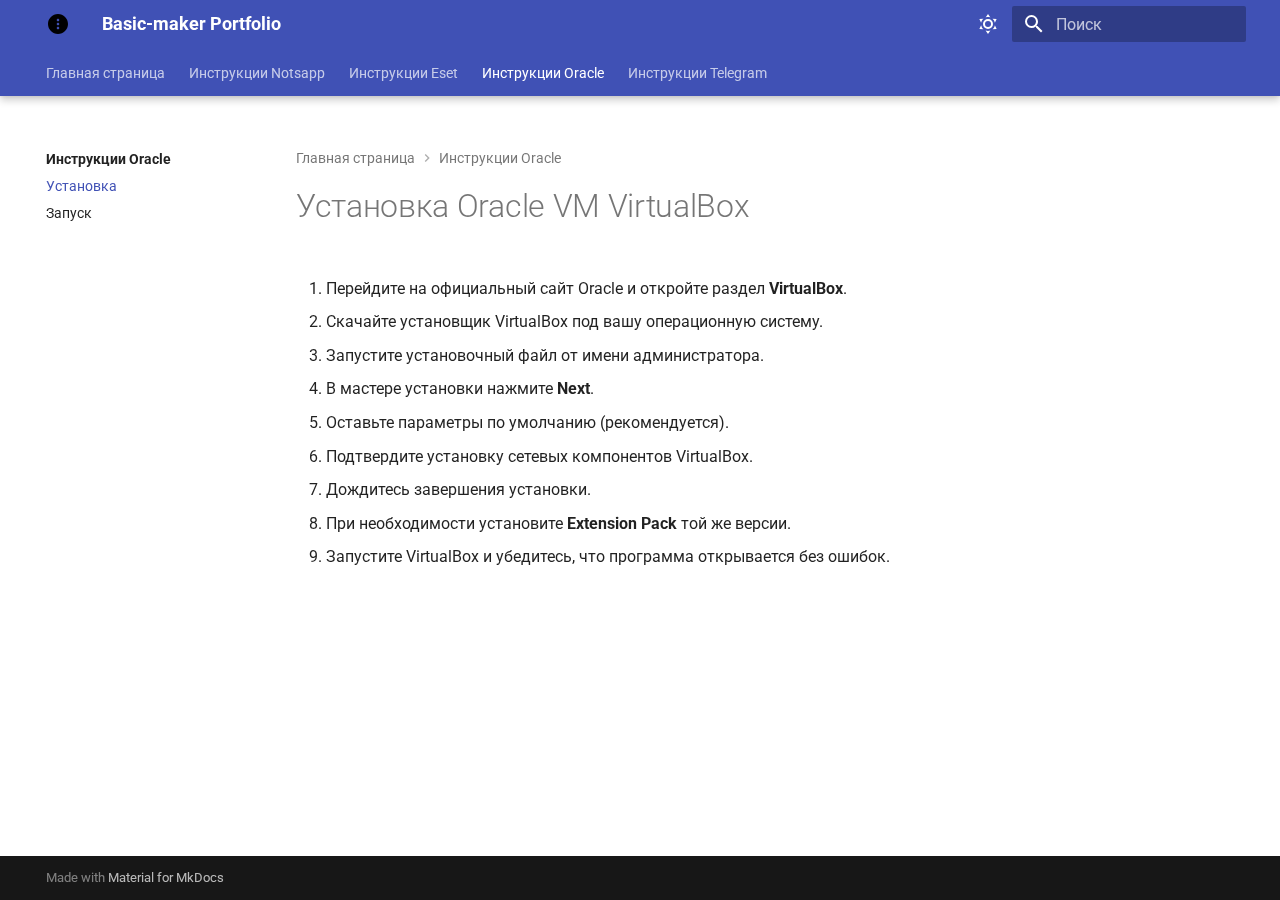
<file: instruction_oracle/oracle-virtual-box-set/index.html>
<!DOCTYPE html><html lang="ru" class="no-js"><head>
    
      <meta charset="utf-8">
      <meta name="viewport" content="width=device-width,initial-scale=1">
      
        <meta name="description" content="Первое портфолио">
      
      
      
      
        <link rel="prev" href="../">
      
      
        <link rel="next" href="../oracle-virtual-box-start/">
      
      
        
      
      
      <link rel="icon" href="../../assets/images/favicon.png">
      <meta name="generator" content="mkdocs-1.6.1, mkdocs-material-9.7.1">
    
    
      
        <title>Установка - Basic-maker Portfolio</title>
      
    
    
      <link rel="stylesheet" href="../../assets/stylesheets/main.484c7ddc.min.css">
      
        
        <link rel="stylesheet" href="../../assets/stylesheets/palette.ab4e12ef.min.css">
      
      


    
    
      
    
    
      
        
        
        <link rel="preconnect" href="https://fonts.gstatic.com" crossorigin>
        <link rel="stylesheet" href="https://fonts.googleapis.com/css?family=Roboto:300,300i,400,400i,700,700i%7CRoboto+Mono:400,400i,700,700i&amp;display=fallback">
        <style>:root{--md-text-font:"Roboto";--md-code-font:"Roboto Mono"}</style>
      
    
    
    <script>__md_scope=new URL("../..",location),__md_hash=e=>[...e].reduce(((e,_)=>(e<<5)-e+_.charCodeAt(0)),0),__md_get=(e,_=localStorage,t=__md_scope)=>JSON.parse(_.getItem(t.pathname+"."+e)),__md_set=(e,_,t=localStorage,a=__md_scope)=>{try{t.setItem(a.pathname+"."+e,JSON.stringify(_))}catch(e){}}</script>
    
      

    
    
  <link href="../../assets/stylesheets/glightbox.min.css" rel="stylesheet"><script src="../../assets/javascripts/glightbox.min.js"></script><style id="glightbox-style">
            html.glightbox-open { overflow: initial; height: 100%; }
            .gslide-title { margin-top: 0px; user-select: text; }
            .gslide-desc { color: #666; user-select: text; }
            .gslide-image img { background: white; }
            .gscrollbar-fixer { padding-right: 15px; }
            .gdesc-inner { font-size: 0.75rem; }
            body[data-md-color-scheme="slate"] .gdesc-inner { background: var(--md-default-bg-color); }
            body[data-md-color-scheme="slate"] .gslide-title { color: var(--md-default-fg-color); }
            body[data-md-color-scheme="slate"] .gslide-desc { color: var(--md-default-fg-color); }
        </style></head>
  
  
    
    
      
    
    
    
    
    <body dir="ltr" data-md-color-scheme="default" data-md-color-primary="light-purple" data-md-color-accent="purple">
  
    
    <input class="md-toggle" data-md-toggle="drawer" type="checkbox" id="__drawer" autocomplete="off">
    <input class="md-toggle" data-md-toggle="search" type="checkbox" id="__search" autocomplete="off">
    <label class="md-overlay" for="__drawer"></label>
    <div data-md-component="skip">
      
        
        <a href="#oracle-vm-virtualbox" class="md-skip">
          Перейти к содержанию
        </a>
      
    </div>
    <div data-md-component="announce">
      
    </div>
    
    
      

  

<header class="md-header md-header--shadow md-header--lifted" data-md-component="header">
  <nav class="md-header__inner md-grid" aria-label="Верхний колонтитул">
    <a href="../.." title="Basic-maker Portfolio" class="md-header__button md-logo" aria-label="Basic-maker Portfolio" data-md-component="logo">
      
  <img src="../../images/more-vertical-circle.svg" alt="logo">

    </a>
    <label class="md-header__button md-icon" for="__drawer">
      
      <svg xmlns="http://www.w3.org/2000/svg" viewBox="0 0 24 24"><path d="M3 6h18v2H3zm0 5h18v2H3zm0 5h18v2H3z"></path></svg>
    </label>
    <div class="md-header__title" data-md-component="header-title">
      <div class="md-header__ellipsis">
        <div class="md-header__topic">
          <span class="md-ellipsis">
            Basic-maker Portfolio
          </span>
        </div>
        <div class="md-header__topic" data-md-component="header-topic">
          <span class="md-ellipsis">
            
              Установка
            
          </span>
        </div>
      </div>
    </div>
    
      
        <form class="md-header__option" data-md-component="palette">
  
    
    
    
    <input class="md-option" data-md-color-media="" data-md-color-scheme="default" data-md-color-primary="light-purple" data-md-color-accent="purple" aria-label="Выключить солнышко" type="radio" name="__palette" id="__palette_0">
    
      <label class="md-header__button md-icon" title="Выключить солнышко" for="__palette_1" hidden>
        <svg xmlns="http://www.w3.org/2000/svg" viewBox="0 0 24 24"><path d="M12 7a5 5 0 0 1 5 5 5 5 0 0 1-5 5 5 5 0 0 1-5-5 5 5 0 0 1 5-5m0 2a3 3 0 0 0-3 3 3 3 0 0 0 3 3 3 3 0 0 0 3-3 3 3 0 0 0-3-3m0-7 2.39 3.42C13.65 5.15 12.84 5 12 5s-1.65.15-2.39.42zM3.34 7l4.16-.35A7.2 7.2 0 0 0 5.94 8.5c-.44.74-.69 1.5-.83 2.29zm.02 10 1.76-3.77a7.131 7.131 0 0 0 2.38 4.14zM20.65 7l-1.77 3.79a7.02 7.02 0 0 0-2.38-4.15zm-.01 10-4.14.36c.59-.51 1.12-1.14 1.54-1.86.42-.73.69-1.5.83-2.29zM12 22l-2.41-3.44c.74.27 1.55.44 2.41.44.82 0 1.63-.17 2.37-.44z"></path></svg>
      </label>
    
  
    
    
    
    <input class="md-option" data-md-color-media="" data-md-color-scheme="slate" data-md-color-primary="deep-purple" data-md-color-accent="blue" aria-label="Позвать солнышко" type="radio" name="__palette" id="__palette_1">
    
      <label class="md-header__button md-icon" title="Позвать солнышко" for="__palette_0" hidden>
        <svg xmlns="http://www.w3.org/2000/svg" viewBox="0 0 24 24"><path d="m17.75 4.09-2.53 1.94.91 3.06-2.63-1.81-2.63 1.81.91-3.06-2.53-1.94L12.44 4l1.06-3 1.06 3zm3.5 6.91-1.64 1.25.59 1.98-1.7-1.17-1.7 1.17.59-1.98L15.75 11l2.06-.05L18.5 9l.69 1.95zm-2.28 4.95c.83-.08 1.72 1.1 1.19 1.85-.32.45-.66.87-1.08 1.27C15.17 23 8.84 23 4.94 19.07c-3.91-3.9-3.91-10.24 0-14.14.4-.4.82-.76 1.27-1.08.75-.53 1.93.36 1.85 1.19-.27 2.86.69 5.83 2.89 8.02a9.96 9.96 0 0 0 8.02 2.89m-1.64 2.02a12.08 12.08 0 0 1-7.8-3.47c-2.17-2.19-3.33-5-3.49-7.82-2.81 3.14-2.7 7.96.31 10.98 3.02 3.01 7.84 3.12 10.98.31"></path></svg>
      </label>
    
  
</form>
      
    
    
      <script>var palette=__md_get("__palette");if(palette&&palette.color){if("(prefers-color-scheme)"===palette.color.media){var media=matchMedia("(prefers-color-scheme: light)"),input=document.querySelector(media.matches?"[data-md-color-media='(prefers-color-scheme: light)']":"[data-md-color-media='(prefers-color-scheme: dark)']");palette.color.media=input.getAttribute("data-md-color-media"),palette.color.scheme=input.getAttribute("data-md-color-scheme"),palette.color.primary=input.getAttribute("data-md-color-primary"),palette.color.accent=input.getAttribute("data-md-color-accent")}for(var[key,value]of Object.entries(palette.color))document.body.setAttribute("data-md-color-"+key,value)}</script>
    
    
    
      
      
        <label class="md-header__button md-icon" for="__search">
          
          <svg xmlns="http://www.w3.org/2000/svg" viewBox="0 0 24 24"><path d="M9.5 3A6.5 6.5 0 0 1 16 9.5c0 1.61-.59 3.09-1.56 4.23l.27.27h.79l5 5-1.5 1.5-5-5v-.79l-.27-.27A6.52 6.52 0 0 1 9.5 16 6.5 6.5 0 0 1 3 9.5 6.5 6.5 0 0 1 9.5 3m0 2C7 5 5 7 5 9.5S7 14 9.5 14 14 12 14 9.5 12 5 9.5 5"></path></svg>
        </label>
        <div class="md-search" data-md-component="search" role="dialog">
  <label class="md-search__overlay" for="__search"></label>
  <div class="md-search__inner" role="search">
    <form class="md-search__form" name="search">
      <input type="text" class="md-search__input" name="query" aria-label="Поиск" placeholder="Поиск" autocapitalize="off" autocorrect="off" autocomplete="off" spellcheck="false" data-md-component="search-query" required>
      <label class="md-search__icon md-icon" for="__search">
        
        <svg xmlns="http://www.w3.org/2000/svg" viewBox="0 0 24 24"><path d="M9.5 3A6.5 6.5 0 0 1 16 9.5c0 1.61-.59 3.09-1.56 4.23l.27.27h.79l5 5-1.5 1.5-5-5v-.79l-.27-.27A6.52 6.52 0 0 1 9.5 16 6.5 6.5 0 0 1 3 9.5 6.5 6.5 0 0 1 9.5 3m0 2C7 5 5 7 5 9.5S7 14 9.5 14 14 12 14 9.5 12 5 9.5 5"></path></svg>
        
        <svg xmlns="http://www.w3.org/2000/svg" viewBox="0 0 24 24"><path d="M20 11v2H8l5.5 5.5-1.42 1.42L4.16 12l7.92-7.92L13.5 5.5 8 11z"></path></svg>
      </label>
      <nav class="md-search__options" aria-label="Поиск">
        
        <button type="reset" class="md-search__icon md-icon" title="Очистить" aria-label="Очистить" tabindex="-1">
          
          <svg xmlns="http://www.w3.org/2000/svg" viewBox="0 0 24 24"><path d="M19 6.41 17.59 5 12 10.59 6.41 5 5 6.41 10.59 12 5 17.59 6.41 19 12 13.41 17.59 19 19 17.59 13.41 12z"></path></svg>
        </button>
      </nav>
      
        <div class="md-search__suggest" data-md-component="search-suggest"></div>
      
    </form>
    <div class="md-search__output">
      <div class="md-search__scrollwrap" tabindex="0" data-md-scrollfix>
        <div class="md-search-result" data-md-component="search-result">
          <div class="md-search-result__meta">
            Инициализация поиска
          </div>
          <ol class="md-search-result__list" role="presentation"></ol>
        </div>
      </div>
    </div>
  </div>
</div>
      
    
    
  </nav>
  
    
      
<nav class="md-tabs" aria-label="Вкладки" data-md-component="tabs">
  <div class="md-grid">
    <ul class="md-tabs__list">
      
        
  
  
  
  
    <li class="md-tabs__item">
      <a href="../.." class="md-tabs__link">
        
  
  
    
  
  Главная страница

      </a>
    </li>
  

      
        
  
  
  
  
    
    
      <li class="md-tabs__item">
        <a href="../../instruction_notsapp/" class="md-tabs__link">
          
  
  
    
  
  Инструкции Notsapp

        </a>
      </li>
    
  

      
        
  
  
  
  
    
    
      <li class="md-tabs__item">
        <a href="../../instruction_eset/" class="md-tabs__link">
          
  
  
    
  
  Инструкции Eset

        </a>
      </li>
    
  

      
        
  
  
  
    
  
  
    
    
      <li class="md-tabs__item md-tabs__item--active">
        <a href="../" class="md-tabs__link">
          
  
  
    
  
  Инструкции Oracle

        </a>
      </li>
    
  

      
        
  
  
  
  
    
    
      <li class="md-tabs__item">
        <a href="../../instruction_telegram/" class="md-tabs__link">
          
  
  
    
  
  Инструкции Telegram

        </a>
      </li>
    
  

      
    </ul>
  </div>
</nav>
    
  
</header>
    
    <div class="md-container" data-md-component="container">
      
      
        
      
      <main class="md-main" data-md-component="main">
        <div class="md-main__inner md-grid">
          
            
              
              <div class="md-sidebar md-sidebar--primary" data-md-component="sidebar" data-md-type="navigation">
                <div class="md-sidebar__scrollwrap">
                  <div class="md-sidebar__inner">
                    


  


  

<nav class="md-nav md-nav--primary md-nav--lifted md-nav--integrated" aria-label="Навигация" data-md-level="0">
  <label class="md-nav__title" for="__drawer">
    <a href="../.." title="Basic-maker Portfolio" class="md-nav__button md-logo" aria-label="Basic-maker Portfolio" data-md-component="logo">
      
  <img src="../../images/more-vertical-circle.svg" alt="logo">

    </a>
    Basic-maker Portfolio
  </label>
  
  <ul class="md-nav__list" data-md-scrollfix>
    
      
      
  
  
  
  
    <li class="md-nav__item">
      <a href="../.." class="md-nav__link">
        
  
  
  <span class="md-ellipsis">
    
  
    Главная страница
  

    
  </span>
  
  

      </a>
    </li>
  

    
      
      
  
  
  
  
    
    
      
        
          
        
      
        
      
    
    
    
      
      
        
      
    
    
    <li class="md-nav__item md-nav__item--nested">
      
        
        
          
        
        <input class="md-nav__toggle md-toggle md-toggle--indeterminate" type="checkbox" id="__nav_2">
        
          
          <div class="md-nav__link md-nav__container">
            <a href="../../instruction_notsapp/" class="md-nav__link ">
              
  
  
  <span class="md-ellipsis">
    
  
    Инструкции Notsapp
  

    
  </span>
  
  

            </a>
            
              
              <label class="md-nav__link " for="__nav_2" id="__nav_2_label" tabindex="0">
                <span class="md-nav__icon md-icon"></span>
              </label>
            
          </div>
        
        <nav class="md-nav" data-md-level="1" aria-labelledby="__nav_2_label" aria-expanded="false">
          <label class="md-nav__title" for="__nav_2">
            <span class="md-nav__icon md-icon"></span>
            
  
    Инструкции Notsapp
  

          </label>
          <ul class="md-nav__list" data-md-scrollfix>
            
              
            
              
                
  
  
  
  
    <li class="md-nav__item">
      <a href="../../instruction_notsapp/notsapp_delete/" class="md-nav__link">
        
  
  
  <span class="md-ellipsis">
    
  
    Удаление заметки
  

    
  </span>
  
  

      </a>
    </li>
  

              
            
          </ul>
        </nav>
      
    </li>
  

    
      
      
  
  
  
  
    
    
      
        
          
        
      
        
      
    
    
    
      
      
        
      
    
    
    <li class="md-nav__item md-nav__item--nested">
      
        
        
          
        
        <input class="md-nav__toggle md-toggle md-toggle--indeterminate" type="checkbox" id="__nav_3">
        
          
          <div class="md-nav__link md-nav__container">
            <a href="../../instruction_eset/" class="md-nav__link ">
              
  
  
  <span class="md-ellipsis">
    
  
    Инструкции Eset
  

    
  </span>
  
  

            </a>
            
              
              <label class="md-nav__link " for="__nav_3" id="__nav_3_label" tabindex="0">
                <span class="md-nav__icon md-icon"></span>
              </label>
            
          </div>
        
        <nav class="md-nav" data-md-level="1" aria-labelledby="__nav_3_label" aria-expanded="false">
          <label class="md-nav__title" for="__nav_3">
            <span class="md-nav__icon md-icon"></span>
            
  
    Инструкции Eset
  

          </label>
          <ul class="md-nav__list" data-md-scrollfix>
            
              
            
              
                
  
  
  
  
    <li class="md-nav__item">
      <a href="../../instruction_eset/eset-instruction/" class="md-nav__link">
        
  
  
  <span class="md-ellipsis">
    
  
    Установка
  

    
  </span>
  
  

      </a>
    </li>
  

              
            
          </ul>
        </nav>
      
    </li>
  

    
      
      
  
  
    
  
  
  
    
    
      
        
          
        
      
        
      
        
      
    
    
    
      
        
        
      
      
        
      
    
    
    <li class="md-nav__item md-nav__item--active md-nav__item--section md-nav__item--nested">
      
        
        
        <input class="md-nav__toggle md-toggle " type="checkbox" id="__nav_4" checked>
        
          
          <div class="md-nav__link md-nav__container">
            <a href="../" class="md-nav__link ">
              
  
  
  <span class="md-ellipsis">
    
  
    Инструкции Oracle
  

    
  </span>
  
  

            </a>
            
              
              <label class="md-nav__link " for="__nav_4" id="__nav_4_label" tabindex="">
                <span class="md-nav__icon md-icon"></span>
              </label>
            
          </div>
        
        <nav class="md-nav" data-md-level="1" aria-labelledby="__nav_4_label" aria-expanded="true">
          <label class="md-nav__title" for="__nav_4">
            <span class="md-nav__icon md-icon"></span>
            
  
    Инструкции Oracle
  

          </label>
          <ul class="md-nav__list" data-md-scrollfix>
            
              
            
              
                
  
  
    
  
  
  
    <li class="md-nav__item md-nav__item--active">
      
      <input class="md-nav__toggle md-toggle" type="checkbox" id="__toc">
      
      
        
      
      
      <a href="./" class="md-nav__link md-nav__link--active">
        
  
  
  <span class="md-ellipsis">
    
  
    Установка
  

    
  </span>
  
  

      </a>
      
    </li>
  

              
            
              
                
  
  
  
  
    <li class="md-nav__item">
      <a href="../oracle-virtual-box-start/" class="md-nav__link">
        
  
  
  <span class="md-ellipsis">
    
  
    Запуск
  

    
  </span>
  
  

      </a>
    </li>
  

              
            
          </ul>
        </nav>
      
    </li>
  

    
      
      
  
  
  
  
    
    
      
        
          
        
      
        
      
    
    
    
      
      
        
      
    
    
    <li class="md-nav__item md-nav__item--nested">
      
        
        
          
        
        <input class="md-nav__toggle md-toggle md-toggle--indeterminate" type="checkbox" id="__nav_5">
        
          
          <div class="md-nav__link md-nav__container">
            <a href="../../instruction_telegram/" class="md-nav__link ">
              
  
  
  <span class="md-ellipsis">
    
  
    Инструкции Telegram
  

    
  </span>
  
  

            </a>
            
              
              <label class="md-nav__link " for="__nav_5" id="__nav_5_label" tabindex="0">
                <span class="md-nav__icon md-icon"></span>
              </label>
            
          </div>
        
        <nav class="md-nav" data-md-level="1" aria-labelledby="__nav_5_label" aria-expanded="false">
          <label class="md-nav__title" for="__nav_5">
            <span class="md-nav__icon md-icon"></span>
            
  
    Инструкции Telegram
  

          </label>
          <ul class="md-nav__list" data-md-scrollfix>
            
              
            
              
                
  
  
  
  
    <li class="md-nav__item">
      <a href="../../instruction_telegram/basic-maker-instruction/" class="md-nav__link">
        
  
  
  <span class="md-ellipsis">
    
  
    Изменение аватарки
  

    
  </span>
  
  

      </a>
    </li>
  

              
            
          </ul>
        </nav>
      
    </li>
  

    
  </ul>
</nav>
                  </div>
                </div>
              </div>
            
            
          
          
            <div class="md-content" data-md-component="content">
              
                



  


  <nav class="md-path" aria-label="Навигация">
    <ol class="md-path__list">
      
        
  
  
    <li class="md-path__item">
      <a href="../.." class="md-path__link">
        
  <span class="md-ellipsis">
    Главная страница
  </span>

      </a>
    </li>
  

      
      
        
  
  
    
    
      <li class="md-path__item">
        <a href="../" class="md-path__link">
          
  <span class="md-ellipsis">
    Инструкции Oracle
  </span>

        </a>
      </li>
    
  

      
    </ol>
  </nav>

              
              <article class="md-content__inner md-typeset">
                
                  



<h1 id="oracle-vm-virtualbox">Установка Oracle VM VirtualBox</h1>
<ol>
<li>
<p>Перейдите на официальный сайт Oracle и откройте раздел <strong>VirtualBox</strong>.</p>
</li>
<li>
<p>Скачайте установщик VirtualBox под вашу операционную систему.</p>
</li>
<li>
<p>Запустите установочный файл от имени администратора.</p>
</li>
<li>
<p>В мастере установки нажмите <strong>Next</strong>.</p>
</li>
<li>
<p>Оставьте параметры по умолчанию (рекомендуется).</p>
</li>
<li>
<p>Подтвердите установку сетевых компонентов VirtualBox.</p>
</li>
<li>
<p>Дождитесь завершения установки.</p>
</li>
<li>
<p>При необходимости установите <strong>Extension Pack</strong> той же версии.</p>
</li>
<li>
<p>Запустите VirtualBox и убедитесь, что программа открывается без ошибок.</p>
</li>
</ol>












                
              </article>
            </div>
          
          
<script>var target=document.getElementById(location.hash.slice(1));target&&target.name&&(target.checked=target.name.startsWith("__tabbed_"))</script>
        </div>
        
          <button type="button" class="md-top md-icon" data-md-component="top" hidden>
  
  <svg xmlns="http://www.w3.org/2000/svg" viewBox="0 0 24 24"><path d="M13 20h-2V8l-5.5 5.5-1.42-1.42L12 4.16l7.92 7.92-1.42 1.42L13 8z"></path></svg>
  К началу
</button>
        
      </main>
      
        <footer class="md-footer">
  
  <div class="md-footer-meta md-typeset">
    <div class="md-footer-meta__inner md-grid">
      <div class="md-copyright">
  
  
    Made with
    <a href="https://squidfunk.github.io/mkdocs-material/" target="_blank" rel="noopener">
      Material for MkDocs
    </a>
  
</div>
      
    </div>
  </div>
</footer>
      
    </div>
    <div class="md-dialog" data-md-component="dialog">
      <div class="md-dialog__inner md-typeset"></div>
    </div>
    
    
    
      
      
      <script id="__config" type="application/json">{"annotate": null, "base": "../..", "features": ["navigation.sections", "navigation.path", "navigation.indexes", "navigation.tabs", "navigation.tabs.sticky", "navigation.expand", "toc.integrate", "navigation.instant", "navigation.top", "search.suggest", "search.highlight", "content.code.copy"], "search": "../../assets/javascripts/workers/search.2c215733.min.js", "tags": null, "translations": {"clipboard.copied": "\u0421\u043a\u043e\u043f\u0438\u0440\u043e\u0432\u0430\u043d\u043e \u0432 \u0431\u0443\u0444\u0435\u0440", "clipboard.copy": "\u041a\u043e\u043f\u0438\u0440\u043e\u0432\u0430\u0442\u044c \u0432 \u0431\u0443\u0444\u0435\u0440", "search.result.more.one": "\u0415\u0449\u0451 1 \u043d\u0430 \u044d\u0442\u043e\u0439 \u0441\u0442\u0440\u0430\u043d\u0438\u0446\u0435", "search.result.more.other": "\u0415\u0449\u0451 # \u043d\u0430 \u044d\u0442\u043e\u0439 \u0441\u0442\u0440\u0430\u043d\u0438\u0446\u0435", "search.result.none": "\u0421\u043e\u0432\u043f\u0430\u0434\u0435\u043d\u0438\u0439 \u043d\u0435 \u043d\u0430\u0439\u0434\u0435\u043d\u043e", "search.result.one": "\u041d\u0430\u0439\u0434\u0435\u043d\u043e 1 \u0441\u043e\u0432\u043f\u0430\u0434\u0435\u043d\u0438\u0435", "search.result.other": "\u041d\u0430\u0439\u0434\u0435\u043d\u043e \u0441\u043e\u0432\u043f\u0430\u0434\u0435\u043d\u0438\u0439: #", "search.result.placeholder": "\u041d\u0430\u0447\u043d\u0438\u0442\u0435 \u043f\u0435\u0447\u0430\u0442\u0430\u0442\u044c \u0434\u043b\u044f \u043f\u043e\u0438\u0441\u043a\u0430", "search.result.term.missing": "\u041e\u0442\u0441\u0443\u0442\u0441\u0442\u0432\u0443\u0435\u0442", "select.version": "\u0412\u044b\u0431\u0435\u0440\u0438\u0442\u0435 \u0432\u0435\u0440\u0441\u0438\u044e"}, "version": null}</script>
    
    
      <script src="../../assets/javascripts/bundle.79ae519e.min.js"></script>
      
    
  
<script id="init-glightbox">const lightbox = GLightbox({"touchNavigation": true, "loop": false, "zoomable": true, "draggable": true, "openEffect": "zoom", "closeEffect": "zoom", "slideEffect": "slide"});
document$.subscribe(()=>{ lightbox.reload(); });
</script></body></html>
</file>
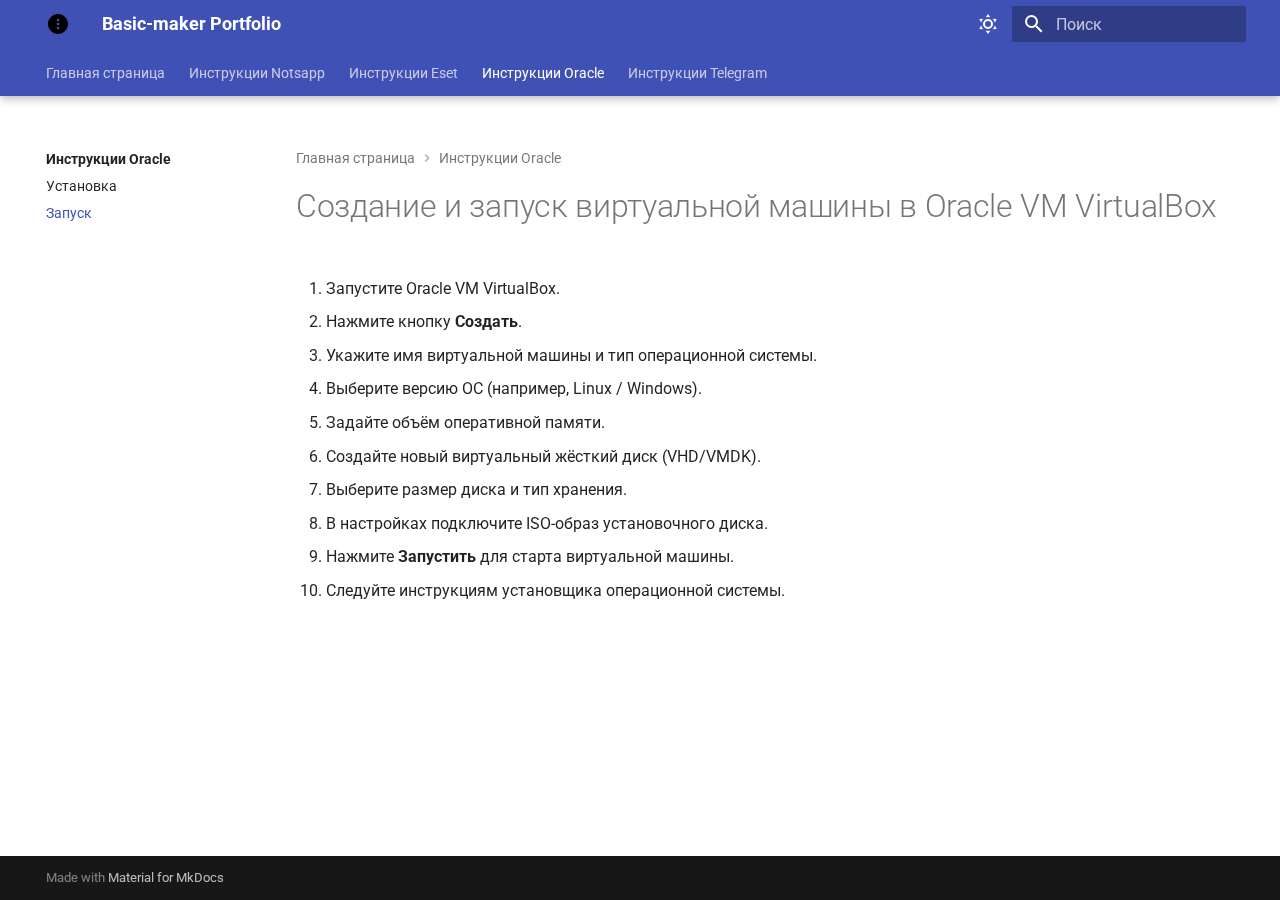
<file: instruction_oracle/oracle-virtual-box-start/index.html>
<!DOCTYPE html><html lang="ru" class="no-js"><head>
    
      <meta charset="utf-8">
      <meta name="viewport" content="width=device-width,initial-scale=1">
      
        <meta name="description" content="Первое портфолио">
      
      
      
      
        <link rel="prev" href="../oracle-virtual-box-set/">
      
      
        <link rel="next" href="../../instruction_telegram/">
      
      
        
      
      
      <link rel="icon" href="../../assets/images/favicon.png">
      <meta name="generator" content="mkdocs-1.6.1, mkdocs-material-9.7.1">
    
    
      
        <title>Запуск - Basic-maker Portfolio</title>
      
    
    
      <link rel="stylesheet" href="../../assets/stylesheets/main.484c7ddc.min.css">
      
        
        <link rel="stylesheet" href="../../assets/stylesheets/palette.ab4e12ef.min.css">
      
      


    
    
      
    
    
      
        
        
        <link rel="preconnect" href="https://fonts.gstatic.com" crossorigin>
        <link rel="stylesheet" href="https://fonts.googleapis.com/css?family=Roboto:300,300i,400,400i,700,700i%7CRoboto+Mono:400,400i,700,700i&amp;display=fallback">
        <style>:root{--md-text-font:"Roboto";--md-code-font:"Roboto Mono"}</style>
      
    
    
    <script>__md_scope=new URL("../..",location),__md_hash=e=>[...e].reduce(((e,_)=>(e<<5)-e+_.charCodeAt(0)),0),__md_get=(e,_=localStorage,t=__md_scope)=>JSON.parse(_.getItem(t.pathname+"."+e)),__md_set=(e,_,t=localStorage,a=__md_scope)=>{try{t.setItem(a.pathname+"."+e,JSON.stringify(_))}catch(e){}}</script>
    
      

    
    
  <link href="../../assets/stylesheets/glightbox.min.css" rel="stylesheet"><script src="../../assets/javascripts/glightbox.min.js"></script><style id="glightbox-style">
            html.glightbox-open { overflow: initial; height: 100%; }
            .gslide-title { margin-top: 0px; user-select: text; }
            .gslide-desc { color: #666; user-select: text; }
            .gslide-image img { background: white; }
            .gscrollbar-fixer { padding-right: 15px; }
            .gdesc-inner { font-size: 0.75rem; }
            body[data-md-color-scheme="slate"] .gdesc-inner { background: var(--md-default-bg-color); }
            body[data-md-color-scheme="slate"] .gslide-title { color: var(--md-default-fg-color); }
            body[data-md-color-scheme="slate"] .gslide-desc { color: var(--md-default-fg-color); }
        </style></head>
  
  
    
    
      
    
    
    
    
    <body dir="ltr" data-md-color-scheme="default" data-md-color-primary="light-purple" data-md-color-accent="purple">
  
    
    <input class="md-toggle" data-md-toggle="drawer" type="checkbox" id="__drawer" autocomplete="off">
    <input class="md-toggle" data-md-toggle="search" type="checkbox" id="__search" autocomplete="off">
    <label class="md-overlay" for="__drawer"></label>
    <div data-md-component="skip">
      
        
        <a href="#oracle-vm-virtualbox" class="md-skip">
          Перейти к содержанию
        </a>
      
    </div>
    <div data-md-component="announce">
      
    </div>
    
    
      

  

<header class="md-header md-header--shadow md-header--lifted" data-md-component="header">
  <nav class="md-header__inner md-grid" aria-label="Верхний колонтитул">
    <a href="../.." title="Basic-maker Portfolio" class="md-header__button md-logo" aria-label="Basic-maker Portfolio" data-md-component="logo">
      
  <img src="../../images/more-vertical-circle.svg" alt="logo">

    </a>
    <label class="md-header__button md-icon" for="__drawer">
      
      <svg xmlns="http://www.w3.org/2000/svg" viewBox="0 0 24 24"><path d="M3 6h18v2H3zm0 5h18v2H3zm0 5h18v2H3z"></path></svg>
    </label>
    <div class="md-header__title" data-md-component="header-title">
      <div class="md-header__ellipsis">
        <div class="md-header__topic">
          <span class="md-ellipsis">
            Basic-maker Portfolio
          </span>
        </div>
        <div class="md-header__topic" data-md-component="header-topic">
          <span class="md-ellipsis">
            
              Запуск
            
          </span>
        </div>
      </div>
    </div>
    
      
        <form class="md-header__option" data-md-component="palette">
  
    
    
    
    <input class="md-option" data-md-color-media="" data-md-color-scheme="default" data-md-color-primary="light-purple" data-md-color-accent="purple" aria-label="Выключить солнышко" type="radio" name="__palette" id="__palette_0">
    
      <label class="md-header__button md-icon" title="Выключить солнышко" for="__palette_1" hidden>
        <svg xmlns="http://www.w3.org/2000/svg" viewBox="0 0 24 24"><path d="M12 7a5 5 0 0 1 5 5 5 5 0 0 1-5 5 5 5 0 0 1-5-5 5 5 0 0 1 5-5m0 2a3 3 0 0 0-3 3 3 3 0 0 0 3 3 3 3 0 0 0 3-3 3 3 0 0 0-3-3m0-7 2.39 3.42C13.65 5.15 12.84 5 12 5s-1.65.15-2.39.42zM3.34 7l4.16-.35A7.2 7.2 0 0 0 5.94 8.5c-.44.74-.69 1.5-.83 2.29zm.02 10 1.76-3.77a7.131 7.131 0 0 0 2.38 4.14zM20.65 7l-1.77 3.79a7.02 7.02 0 0 0-2.38-4.15zm-.01 10-4.14.36c.59-.51 1.12-1.14 1.54-1.86.42-.73.69-1.5.83-2.29zM12 22l-2.41-3.44c.74.27 1.55.44 2.41.44.82 0 1.63-.17 2.37-.44z"></path></svg>
      </label>
    
  
    
    
    
    <input class="md-option" data-md-color-media="" data-md-color-scheme="slate" data-md-color-primary="deep-purple" data-md-color-accent="blue" aria-label="Позвать солнышко" type="radio" name="__palette" id="__palette_1">
    
      <label class="md-header__button md-icon" title="Позвать солнышко" for="__palette_0" hidden>
        <svg xmlns="http://www.w3.org/2000/svg" viewBox="0 0 24 24"><path d="m17.75 4.09-2.53 1.94.91 3.06-2.63-1.81-2.63 1.81.91-3.06-2.53-1.94L12.44 4l1.06-3 1.06 3zm3.5 6.91-1.64 1.25.59 1.98-1.7-1.17-1.7 1.17.59-1.98L15.75 11l2.06-.05L18.5 9l.69 1.95zm-2.28 4.95c.83-.08 1.72 1.1 1.19 1.85-.32.45-.66.87-1.08 1.27C15.17 23 8.84 23 4.94 19.07c-3.91-3.9-3.91-10.24 0-14.14.4-.4.82-.76 1.27-1.08.75-.53 1.93.36 1.85 1.19-.27 2.86.69 5.83 2.89 8.02a9.96 9.96 0 0 0 8.02 2.89m-1.64 2.02a12.08 12.08 0 0 1-7.8-3.47c-2.17-2.19-3.33-5-3.49-7.82-2.81 3.14-2.7 7.96.31 10.98 3.02 3.01 7.84 3.12 10.98.31"></path></svg>
      </label>
    
  
</form>
      
    
    
      <script>var palette=__md_get("__palette");if(palette&&palette.color){if("(prefers-color-scheme)"===palette.color.media){var media=matchMedia("(prefers-color-scheme: light)"),input=document.querySelector(media.matches?"[data-md-color-media='(prefers-color-scheme: light)']":"[data-md-color-media='(prefers-color-scheme: dark)']");palette.color.media=input.getAttribute("data-md-color-media"),palette.color.scheme=input.getAttribute("data-md-color-scheme"),palette.color.primary=input.getAttribute("data-md-color-primary"),palette.color.accent=input.getAttribute("data-md-color-accent")}for(var[key,value]of Object.entries(palette.color))document.body.setAttribute("data-md-color-"+key,value)}</script>
    
    
    
      
      
        <label class="md-header__button md-icon" for="__search">
          
          <svg xmlns="http://www.w3.org/2000/svg" viewBox="0 0 24 24"><path d="M9.5 3A6.5 6.5 0 0 1 16 9.5c0 1.61-.59 3.09-1.56 4.23l.27.27h.79l5 5-1.5 1.5-5-5v-.79l-.27-.27A6.52 6.52 0 0 1 9.5 16 6.5 6.5 0 0 1 3 9.5 6.5 6.5 0 0 1 9.5 3m0 2C7 5 5 7 5 9.5S7 14 9.5 14 14 12 14 9.5 12 5 9.5 5"></path></svg>
        </label>
        <div class="md-search" data-md-component="search" role="dialog">
  <label class="md-search__overlay" for="__search"></label>
  <div class="md-search__inner" role="search">
    <form class="md-search__form" name="search">
      <input type="text" class="md-search__input" name="query" aria-label="Поиск" placeholder="Поиск" autocapitalize="off" autocorrect="off" autocomplete="off" spellcheck="false" data-md-component="search-query" required>
      <label class="md-search__icon md-icon" for="__search">
        
        <svg xmlns="http://www.w3.org/2000/svg" viewBox="0 0 24 24"><path d="M9.5 3A6.5 6.5 0 0 1 16 9.5c0 1.61-.59 3.09-1.56 4.23l.27.27h.79l5 5-1.5 1.5-5-5v-.79l-.27-.27A6.52 6.52 0 0 1 9.5 16 6.5 6.5 0 0 1 3 9.5 6.5 6.5 0 0 1 9.5 3m0 2C7 5 5 7 5 9.5S7 14 9.5 14 14 12 14 9.5 12 5 9.5 5"></path></svg>
        
        <svg xmlns="http://www.w3.org/2000/svg" viewBox="0 0 24 24"><path d="M20 11v2H8l5.5 5.5-1.42 1.42L4.16 12l7.92-7.92L13.5 5.5 8 11z"></path></svg>
      </label>
      <nav class="md-search__options" aria-label="Поиск">
        
        <button type="reset" class="md-search__icon md-icon" title="Очистить" aria-label="Очистить" tabindex="-1">
          
          <svg xmlns="http://www.w3.org/2000/svg" viewBox="0 0 24 24"><path d="M19 6.41 17.59 5 12 10.59 6.41 5 5 6.41 10.59 12 5 17.59 6.41 19 12 13.41 17.59 19 19 17.59 13.41 12z"></path></svg>
        </button>
      </nav>
      
        <div class="md-search__suggest" data-md-component="search-suggest"></div>
      
    </form>
    <div class="md-search__output">
      <div class="md-search__scrollwrap" tabindex="0" data-md-scrollfix>
        <div class="md-search-result" data-md-component="search-result">
          <div class="md-search-result__meta">
            Инициализация поиска
          </div>
          <ol class="md-search-result__list" role="presentation"></ol>
        </div>
      </div>
    </div>
  </div>
</div>
      
    
    
  </nav>
  
    
      
<nav class="md-tabs" aria-label="Вкладки" data-md-component="tabs">
  <div class="md-grid">
    <ul class="md-tabs__list">
      
        
  
  
  
  
    <li class="md-tabs__item">
      <a href="../.." class="md-tabs__link">
        
  
  
    
  
  Главная страница

      </a>
    </li>
  

      
        
  
  
  
  
    
    
      <li class="md-tabs__item">
        <a href="../../instruction_notsapp/" class="md-tabs__link">
          
  
  
    
  
  Инструкции Notsapp

        </a>
      </li>
    
  

      
        
  
  
  
  
    
    
      <li class="md-tabs__item">
        <a href="../../instruction_eset/" class="md-tabs__link">
          
  
  
    
  
  Инструкции Eset

        </a>
      </li>
    
  

      
        
  
  
  
    
  
  
    
    
      <li class="md-tabs__item md-tabs__item--active">
        <a href="../" class="md-tabs__link">
          
  
  
    
  
  Инструкции Oracle

        </a>
      </li>
    
  

      
        
  
  
  
  
    
    
      <li class="md-tabs__item">
        <a href="../../instruction_telegram/" class="md-tabs__link">
          
  
  
    
  
  Инструкции Telegram

        </a>
      </li>
    
  

      
    </ul>
  </div>
</nav>
    
  
</header>
    
    <div class="md-container" data-md-component="container">
      
      
        
      
      <main class="md-main" data-md-component="main">
        <div class="md-main__inner md-grid">
          
            
              
              <div class="md-sidebar md-sidebar--primary" data-md-component="sidebar" data-md-type="navigation">
                <div class="md-sidebar__scrollwrap">
                  <div class="md-sidebar__inner">
                    


  


  

<nav class="md-nav md-nav--primary md-nav--lifted md-nav--integrated" aria-label="Навигация" data-md-level="0">
  <label class="md-nav__title" for="__drawer">
    <a href="../.." title="Basic-maker Portfolio" class="md-nav__button md-logo" aria-label="Basic-maker Portfolio" data-md-component="logo">
      
  <img src="../../images/more-vertical-circle.svg" alt="logo">

    </a>
    Basic-maker Portfolio
  </label>
  
  <ul class="md-nav__list" data-md-scrollfix>
    
      
      
  
  
  
  
    <li class="md-nav__item">
      <a href="../.." class="md-nav__link">
        
  
  
  <span class="md-ellipsis">
    
  
    Главная страница
  

    
  </span>
  
  

      </a>
    </li>
  

    
      
      
  
  
  
  
    
    
      
        
          
        
      
        
      
    
    
    
      
      
        
      
    
    
    <li class="md-nav__item md-nav__item--nested">
      
        
        
          
        
        <input class="md-nav__toggle md-toggle md-toggle--indeterminate" type="checkbox" id="__nav_2">
        
          
          <div class="md-nav__link md-nav__container">
            <a href="../../instruction_notsapp/" class="md-nav__link ">
              
  
  
  <span class="md-ellipsis">
    
  
    Инструкции Notsapp
  

    
  </span>
  
  

            </a>
            
              
              <label class="md-nav__link " for="__nav_2" id="__nav_2_label" tabindex="0">
                <span class="md-nav__icon md-icon"></span>
              </label>
            
          </div>
        
        <nav class="md-nav" data-md-level="1" aria-labelledby="__nav_2_label" aria-expanded="false">
          <label class="md-nav__title" for="__nav_2">
            <span class="md-nav__icon md-icon"></span>
            
  
    Инструкции Notsapp
  

          </label>
          <ul class="md-nav__list" data-md-scrollfix>
            
              
            
              
                
  
  
  
  
    <li class="md-nav__item">
      <a href="../../instruction_notsapp/notsapp_delete/" class="md-nav__link">
        
  
  
  <span class="md-ellipsis">
    
  
    Удаление заметки
  

    
  </span>
  
  

      </a>
    </li>
  

              
            
          </ul>
        </nav>
      
    </li>
  

    
      
      
  
  
  
  
    
    
      
        
          
        
      
        
      
    
    
    
      
      
        
      
    
    
    <li class="md-nav__item md-nav__item--nested">
      
        
        
          
        
        <input class="md-nav__toggle md-toggle md-toggle--indeterminate" type="checkbox" id="__nav_3">
        
          
          <div class="md-nav__link md-nav__container">
            <a href="../../instruction_eset/" class="md-nav__link ">
              
  
  
  <span class="md-ellipsis">
    
  
    Инструкции Eset
  

    
  </span>
  
  

            </a>
            
              
              <label class="md-nav__link " for="__nav_3" id="__nav_3_label" tabindex="0">
                <span class="md-nav__icon md-icon"></span>
              </label>
            
          </div>
        
        <nav class="md-nav" data-md-level="1" aria-labelledby="__nav_3_label" aria-expanded="false">
          <label class="md-nav__title" for="__nav_3">
            <span class="md-nav__icon md-icon"></span>
            
  
    Инструкции Eset
  

          </label>
          <ul class="md-nav__list" data-md-scrollfix>
            
              
            
              
                
  
  
  
  
    <li class="md-nav__item">
      <a href="../../instruction_eset/eset-instruction/" class="md-nav__link">
        
  
  
  <span class="md-ellipsis">
    
  
    Установка
  

    
  </span>
  
  

      </a>
    </li>
  

              
            
          </ul>
        </nav>
      
    </li>
  

    
      
      
  
  
    
  
  
  
    
    
      
        
          
        
      
        
      
        
      
    
    
    
      
        
        
      
      
        
      
    
    
    <li class="md-nav__item md-nav__item--active md-nav__item--section md-nav__item--nested">
      
        
        
        <input class="md-nav__toggle md-toggle " type="checkbox" id="__nav_4" checked>
        
          
          <div class="md-nav__link md-nav__container">
            <a href="../" class="md-nav__link ">
              
  
  
  <span class="md-ellipsis">
    
  
    Инструкции Oracle
  

    
  </span>
  
  

            </a>
            
              
              <label class="md-nav__link " for="__nav_4" id="__nav_4_label" tabindex="">
                <span class="md-nav__icon md-icon"></span>
              </label>
            
          </div>
        
        <nav class="md-nav" data-md-level="1" aria-labelledby="__nav_4_label" aria-expanded="true">
          <label class="md-nav__title" for="__nav_4">
            <span class="md-nav__icon md-icon"></span>
            
  
    Инструкции Oracle
  

          </label>
          <ul class="md-nav__list" data-md-scrollfix>
            
              
            
              
                
  
  
  
  
    <li class="md-nav__item">
      <a href="../oracle-virtual-box-set/" class="md-nav__link">
        
  
  
  <span class="md-ellipsis">
    
  
    Установка
  

    
  </span>
  
  

      </a>
    </li>
  

              
            
              
                
  
  
    
  
  
  
    <li class="md-nav__item md-nav__item--active">
      
      <input class="md-nav__toggle md-toggle" type="checkbox" id="__toc">
      
      
        
      
      
      <a href="./" class="md-nav__link md-nav__link--active">
        
  
  
  <span class="md-ellipsis">
    
  
    Запуск
  

    
  </span>
  
  

      </a>
      
    </li>
  

              
            
          </ul>
        </nav>
      
    </li>
  

    
      
      
  
  
  
  
    
    
      
        
          
        
      
        
      
    
    
    
      
      
        
      
    
    
    <li class="md-nav__item md-nav__item--nested">
      
        
        
          
        
        <input class="md-nav__toggle md-toggle md-toggle--indeterminate" type="checkbox" id="__nav_5">
        
          
          <div class="md-nav__link md-nav__container">
            <a href="../../instruction_telegram/" class="md-nav__link ">
              
  
  
  <span class="md-ellipsis">
    
  
    Инструкции Telegram
  

    
  </span>
  
  

            </a>
            
              
              <label class="md-nav__link " for="__nav_5" id="__nav_5_label" tabindex="0">
                <span class="md-nav__icon md-icon"></span>
              </label>
            
          </div>
        
        <nav class="md-nav" data-md-level="1" aria-labelledby="__nav_5_label" aria-expanded="false">
          <label class="md-nav__title" for="__nav_5">
            <span class="md-nav__icon md-icon"></span>
            
  
    Инструкции Telegram
  

          </label>
          <ul class="md-nav__list" data-md-scrollfix>
            
              
            
              
                
  
  
  
  
    <li class="md-nav__item">
      <a href="../../instruction_telegram/basic-maker-instruction/" class="md-nav__link">
        
  
  
  <span class="md-ellipsis">
    
  
    Изменение аватарки
  

    
  </span>
  
  

      </a>
    </li>
  

              
            
          </ul>
        </nav>
      
    </li>
  

    
  </ul>
</nav>
                  </div>
                </div>
              </div>
            
            
          
          
            <div class="md-content" data-md-component="content">
              
                



  


  <nav class="md-path" aria-label="Навигация">
    <ol class="md-path__list">
      
        
  
  
    <li class="md-path__item">
      <a href="../.." class="md-path__link">
        
  <span class="md-ellipsis">
    Главная страница
  </span>

      </a>
    </li>
  

      
      
        
  
  
    
    
      <li class="md-path__item">
        <a href="../" class="md-path__link">
          
  <span class="md-ellipsis">
    Инструкции Oracle
  </span>

        </a>
      </li>
    
  

      
    </ol>
  </nav>

              
              <article class="md-content__inner md-typeset">
                
                  



<h1 id="oracle-vm-virtualbox">Создание и запуск виртуальной машины в Oracle VM VirtualBox</h1>
<ol>
<li>
<p>Запустите Oracle VM VirtualBox.</p>
</li>
<li>
<p>Нажмите кнопку <strong>Создать</strong>.</p>
</li>
<li>
<p>Укажите имя виртуальной машины и тип операционной системы.</p>
</li>
<li>
<p>Выберите версию ОС (например, Linux / Windows).</p>
</li>
<li>
<p>Задайте объём оперативной памяти.</p>
</li>
<li>
<p>Создайте новый виртуальный жёсткий диск (VHD/VMDK).</p>
</li>
<li>
<p>Выберите размер диска и тип хранения.</p>
</li>
<li>
<p>В настройках подключите ISO-образ установочного диска.</p>
</li>
<li>
<p>Нажмите <strong>Запустить</strong> для старта виртуальной машины.</p>
</li>
<li>
<p>Следуйте инструкциям установщика операционной системы.</p>
</li>
</ol>












                
              </article>
            </div>
          
          
<script>var target=document.getElementById(location.hash.slice(1));target&&target.name&&(target.checked=target.name.startsWith("__tabbed_"))</script>
        </div>
        
          <button type="button" class="md-top md-icon" data-md-component="top" hidden>
  
  <svg xmlns="http://www.w3.org/2000/svg" viewBox="0 0 24 24"><path d="M13 20h-2V8l-5.5 5.5-1.42-1.42L12 4.16l7.92 7.92-1.42 1.42L13 8z"></path></svg>
  К началу
</button>
        
      </main>
      
        <footer class="md-footer">
  
  <div class="md-footer-meta md-typeset">
    <div class="md-footer-meta__inner md-grid">
      <div class="md-copyright">
  
  
    Made with
    <a href="https://squidfunk.github.io/mkdocs-material/" target="_blank" rel="noopener">
      Material for MkDocs
    </a>
  
</div>
      
    </div>
  </div>
</footer>
      
    </div>
    <div class="md-dialog" data-md-component="dialog">
      <div class="md-dialog__inner md-typeset"></div>
    </div>
    
    
    
      
      
      <script id="__config" type="application/json">{"annotate": null, "base": "../..", "features": ["navigation.sections", "navigation.path", "navigation.indexes", "navigation.tabs", "navigation.tabs.sticky", "navigation.expand", "toc.integrate", "navigation.instant", "navigation.top", "search.suggest", "search.highlight", "content.code.copy"], "search": "../../assets/javascripts/workers/search.2c215733.min.js", "tags": null, "translations": {"clipboard.copied": "\u0421\u043a\u043e\u043f\u0438\u0440\u043e\u0432\u0430\u043d\u043e \u0432 \u0431\u0443\u0444\u0435\u0440", "clipboard.copy": "\u041a\u043e\u043f\u0438\u0440\u043e\u0432\u0430\u0442\u044c \u0432 \u0431\u0443\u0444\u0435\u0440", "search.result.more.one": "\u0415\u0449\u0451 1 \u043d\u0430 \u044d\u0442\u043e\u0439 \u0441\u0442\u0440\u0430\u043d\u0438\u0446\u0435", "search.result.more.other": "\u0415\u0449\u0451 # \u043d\u0430 \u044d\u0442\u043e\u0439 \u0441\u0442\u0440\u0430\u043d\u0438\u0446\u0435", "search.result.none": "\u0421\u043e\u0432\u043f\u0430\u0434\u0435\u043d\u0438\u0439 \u043d\u0435 \u043d\u0430\u0439\u0434\u0435\u043d\u043e", "search.result.one": "\u041d\u0430\u0439\u0434\u0435\u043d\u043e 1 \u0441\u043e\u0432\u043f\u0430\u0434\u0435\u043d\u0438\u0435", "search.result.other": "\u041d\u0430\u0439\u0434\u0435\u043d\u043e \u0441\u043e\u0432\u043f\u0430\u0434\u0435\u043d\u0438\u0439: #", "search.result.placeholder": "\u041d\u0430\u0447\u043d\u0438\u0442\u0435 \u043f\u0435\u0447\u0430\u0442\u0430\u0442\u044c \u0434\u043b\u044f \u043f\u043e\u0438\u0441\u043a\u0430", "search.result.term.missing": "\u041e\u0442\u0441\u0443\u0442\u0441\u0442\u0432\u0443\u0435\u0442", "select.version": "\u0412\u044b\u0431\u0435\u0440\u0438\u0442\u0435 \u0432\u0435\u0440\u0441\u0438\u044e"}, "version": null}</script>
    
    
      <script src="../../assets/javascripts/bundle.79ae519e.min.js"></script>
      
    
  
<script id="init-glightbox">const lightbox = GLightbox({"touchNavigation": true, "loop": false, "zoomable": true, "draggable": true, "openEffect": "zoom", "closeEffect": "zoom", "slideEffect": "slide"});
document$.subscribe(()=>{ lightbox.reload(); });
</script></body></html>
</file>
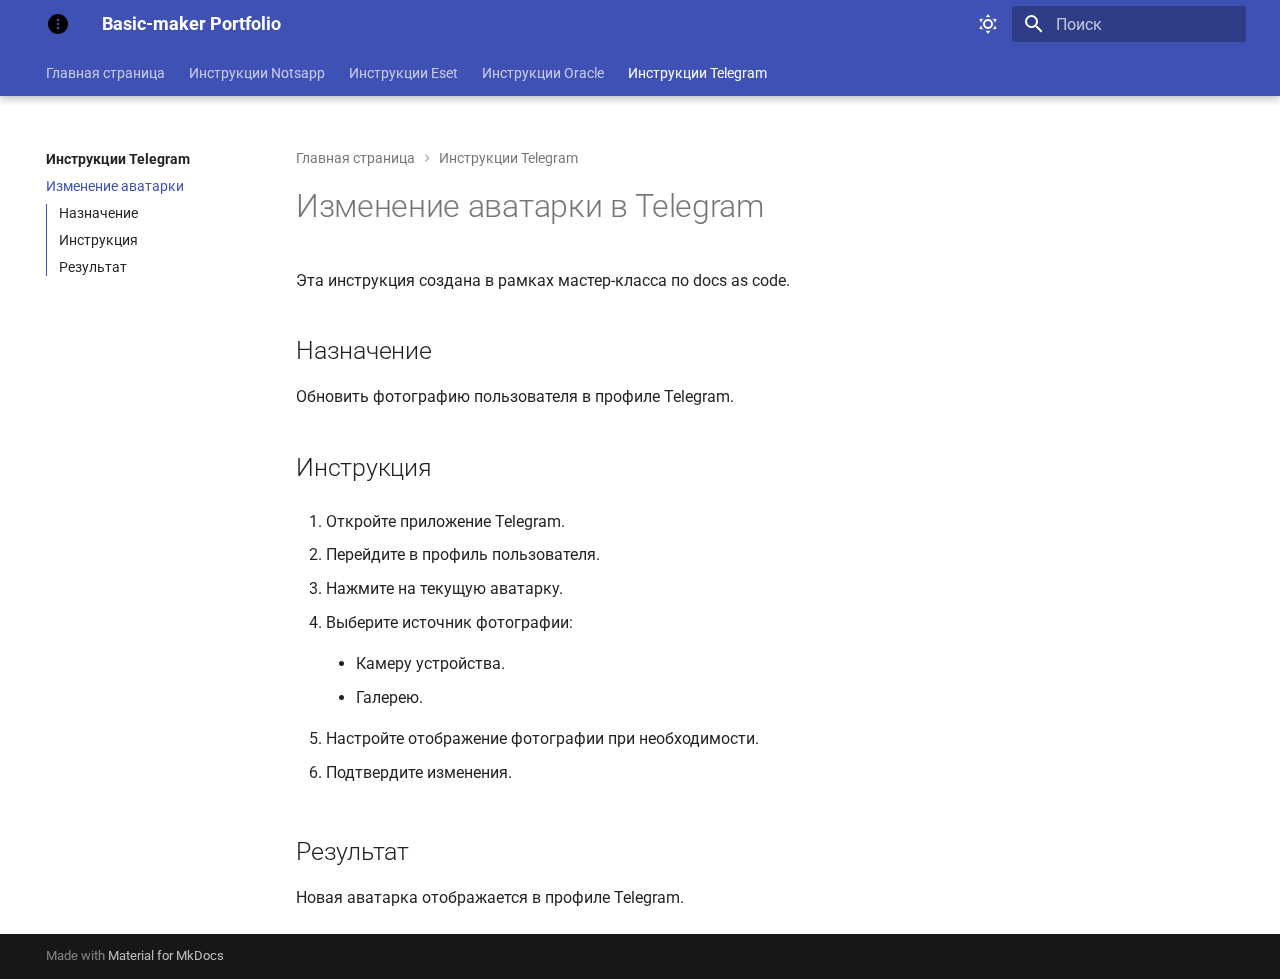
<file: instruction_telegram/basic-maker-instruction/index.html>
<!DOCTYPE html><html lang="ru" class="no-js"><head>
    
      <meta charset="utf-8">
      <meta name="viewport" content="width=device-width,initial-scale=1">
      
        <meta name="description" content="Первое портфолио">
      
      
      
      
        <link rel="prev" href="../">
      
      
      
        
      
      
      <link rel="icon" href="../../assets/images/favicon.png">
      <meta name="generator" content="mkdocs-1.6.1, mkdocs-material-9.7.1">
    
    
      
        <title>Изменение аватарки - Basic-maker Portfolio</title>
      
    
    
      <link rel="stylesheet" href="../../assets/stylesheets/main.484c7ddc.min.css">
      
        
        <link rel="stylesheet" href="../../assets/stylesheets/palette.ab4e12ef.min.css">
      
      


    
    
      
    
    
      
        
        
        <link rel="preconnect" href="https://fonts.gstatic.com" crossorigin>
        <link rel="stylesheet" href="https://fonts.googleapis.com/css?family=Roboto:300,300i,400,400i,700,700i%7CRoboto+Mono:400,400i,700,700i&amp;display=fallback">
        <style>:root{--md-text-font:"Roboto";--md-code-font:"Roboto Mono"}</style>
      
    
    
    <script>__md_scope=new URL("../..",location),__md_hash=e=>[...e].reduce(((e,_)=>(e<<5)-e+_.charCodeAt(0)),0),__md_get=(e,_=localStorage,t=__md_scope)=>JSON.parse(_.getItem(t.pathname+"."+e)),__md_set=(e,_,t=localStorage,a=__md_scope)=>{try{t.setItem(a.pathname+"."+e,JSON.stringify(_))}catch(e){}}</script>
    
      

    
    
  <link href="../../assets/stylesheets/glightbox.min.css" rel="stylesheet"><script src="../../assets/javascripts/glightbox.min.js"></script><style id="glightbox-style">
            html.glightbox-open { overflow: initial; height: 100%; }
            .gslide-title { margin-top: 0px; user-select: text; }
            .gslide-desc { color: #666; user-select: text; }
            .gslide-image img { background: white; }
            .gscrollbar-fixer { padding-right: 15px; }
            .gdesc-inner { font-size: 0.75rem; }
            body[data-md-color-scheme="slate"] .gdesc-inner { background: var(--md-default-bg-color); }
            body[data-md-color-scheme="slate"] .gslide-title { color: var(--md-default-fg-color); }
            body[data-md-color-scheme="slate"] .gslide-desc { color: var(--md-default-fg-color); }
        </style></head>
  
  
    
    
      
    
    
    
    
    <body dir="ltr" data-md-color-scheme="default" data-md-color-primary="light-purple" data-md-color-accent="purple">
  
    
    <input class="md-toggle" data-md-toggle="drawer" type="checkbox" id="__drawer" autocomplete="off">
    <input class="md-toggle" data-md-toggle="search" type="checkbox" id="__search" autocomplete="off">
    <label class="md-overlay" for="__drawer"></label>
    <div data-md-component="skip">
      
        
        <a href="#telegram" class="md-skip">
          Перейти к содержанию
        </a>
      
    </div>
    <div data-md-component="announce">
      
    </div>
    
    
      

  

<header class="md-header md-header--shadow md-header--lifted" data-md-component="header">
  <nav class="md-header__inner md-grid" aria-label="Верхний колонтитул">
    <a href="../.." title="Basic-maker Portfolio" class="md-header__button md-logo" aria-label="Basic-maker Portfolio" data-md-component="logo">
      
  <img src="../../images/more-vertical-circle.svg" alt="logo">

    </a>
    <label class="md-header__button md-icon" for="__drawer">
      
      <svg xmlns="http://www.w3.org/2000/svg" viewBox="0 0 24 24"><path d="M3 6h18v2H3zm0 5h18v2H3zm0 5h18v2H3z"></path></svg>
    </label>
    <div class="md-header__title" data-md-component="header-title">
      <div class="md-header__ellipsis">
        <div class="md-header__topic">
          <span class="md-ellipsis">
            Basic-maker Portfolio
          </span>
        </div>
        <div class="md-header__topic" data-md-component="header-topic">
          <span class="md-ellipsis">
            
              Изменение аватарки
            
          </span>
        </div>
      </div>
    </div>
    
      
        <form class="md-header__option" data-md-component="palette">
  
    
    
    
    <input class="md-option" data-md-color-media="" data-md-color-scheme="default" data-md-color-primary="light-purple" data-md-color-accent="purple" aria-label="Выключить солнышко" type="radio" name="__palette" id="__palette_0">
    
      <label class="md-header__button md-icon" title="Выключить солнышко" for="__palette_1" hidden>
        <svg xmlns="http://www.w3.org/2000/svg" viewBox="0 0 24 24"><path d="M12 7a5 5 0 0 1 5 5 5 5 0 0 1-5 5 5 5 0 0 1-5-5 5 5 0 0 1 5-5m0 2a3 3 0 0 0-3 3 3 3 0 0 0 3 3 3 3 0 0 0 3-3 3 3 0 0 0-3-3m0-7 2.39 3.42C13.65 5.15 12.84 5 12 5s-1.65.15-2.39.42zM3.34 7l4.16-.35A7.2 7.2 0 0 0 5.94 8.5c-.44.74-.69 1.5-.83 2.29zm.02 10 1.76-3.77a7.131 7.131 0 0 0 2.38 4.14zM20.65 7l-1.77 3.79a7.02 7.02 0 0 0-2.38-4.15zm-.01 10-4.14.36c.59-.51 1.12-1.14 1.54-1.86.42-.73.69-1.5.83-2.29zM12 22l-2.41-3.44c.74.27 1.55.44 2.41.44.82 0 1.63-.17 2.37-.44z"></path></svg>
      </label>
    
  
    
    
    
    <input class="md-option" data-md-color-media="" data-md-color-scheme="slate" data-md-color-primary="deep-purple" data-md-color-accent="blue" aria-label="Позвать солнышко" type="radio" name="__palette" id="__palette_1">
    
      <label class="md-header__button md-icon" title="Позвать солнышко" for="__palette_0" hidden>
        <svg xmlns="http://www.w3.org/2000/svg" viewBox="0 0 24 24"><path d="m17.75 4.09-2.53 1.94.91 3.06-2.63-1.81-2.63 1.81.91-3.06-2.53-1.94L12.44 4l1.06-3 1.06 3zm3.5 6.91-1.64 1.25.59 1.98-1.7-1.17-1.7 1.17.59-1.98L15.75 11l2.06-.05L18.5 9l.69 1.95zm-2.28 4.95c.83-.08 1.72 1.1 1.19 1.85-.32.45-.66.87-1.08 1.27C15.17 23 8.84 23 4.94 19.07c-3.91-3.9-3.91-10.24 0-14.14.4-.4.82-.76 1.27-1.08.75-.53 1.93.36 1.85 1.19-.27 2.86.69 5.83 2.89 8.02a9.96 9.96 0 0 0 8.02 2.89m-1.64 2.02a12.08 12.08 0 0 1-7.8-3.47c-2.17-2.19-3.33-5-3.49-7.82-2.81 3.14-2.7 7.96.31 10.98 3.02 3.01 7.84 3.12 10.98.31"></path></svg>
      </label>
    
  
</form>
      
    
    
      <script>var palette=__md_get("__palette");if(palette&&palette.color){if("(prefers-color-scheme)"===palette.color.media){var media=matchMedia("(prefers-color-scheme: light)"),input=document.querySelector(media.matches?"[data-md-color-media='(prefers-color-scheme: light)']":"[data-md-color-media='(prefers-color-scheme: dark)']");palette.color.media=input.getAttribute("data-md-color-media"),palette.color.scheme=input.getAttribute("data-md-color-scheme"),palette.color.primary=input.getAttribute("data-md-color-primary"),palette.color.accent=input.getAttribute("data-md-color-accent")}for(var[key,value]of Object.entries(palette.color))document.body.setAttribute("data-md-color-"+key,value)}</script>
    
    
    
      
      
        <label class="md-header__button md-icon" for="__search">
          
          <svg xmlns="http://www.w3.org/2000/svg" viewBox="0 0 24 24"><path d="M9.5 3A6.5 6.5 0 0 1 16 9.5c0 1.61-.59 3.09-1.56 4.23l.27.27h.79l5 5-1.5 1.5-5-5v-.79l-.27-.27A6.52 6.52 0 0 1 9.5 16 6.5 6.5 0 0 1 3 9.5 6.5 6.5 0 0 1 9.5 3m0 2C7 5 5 7 5 9.5S7 14 9.5 14 14 12 14 9.5 12 5 9.5 5"></path></svg>
        </label>
        <div class="md-search" data-md-component="search" role="dialog">
  <label class="md-search__overlay" for="__search"></label>
  <div class="md-search__inner" role="search">
    <form class="md-search__form" name="search">
      <input type="text" class="md-search__input" name="query" aria-label="Поиск" placeholder="Поиск" autocapitalize="off" autocorrect="off" autocomplete="off" spellcheck="false" data-md-component="search-query" required>
      <label class="md-search__icon md-icon" for="__search">
        
        <svg xmlns="http://www.w3.org/2000/svg" viewBox="0 0 24 24"><path d="M9.5 3A6.5 6.5 0 0 1 16 9.5c0 1.61-.59 3.09-1.56 4.23l.27.27h.79l5 5-1.5 1.5-5-5v-.79l-.27-.27A6.52 6.52 0 0 1 9.5 16 6.5 6.5 0 0 1 3 9.5 6.5 6.5 0 0 1 9.5 3m0 2C7 5 5 7 5 9.5S7 14 9.5 14 14 12 14 9.5 12 5 9.5 5"></path></svg>
        
        <svg xmlns="http://www.w3.org/2000/svg" viewBox="0 0 24 24"><path d="M20 11v2H8l5.5 5.5-1.42 1.42L4.16 12l7.92-7.92L13.5 5.5 8 11z"></path></svg>
      </label>
      <nav class="md-search__options" aria-label="Поиск">
        
        <button type="reset" class="md-search__icon md-icon" title="Очистить" aria-label="Очистить" tabindex="-1">
          
          <svg xmlns="http://www.w3.org/2000/svg" viewBox="0 0 24 24"><path d="M19 6.41 17.59 5 12 10.59 6.41 5 5 6.41 10.59 12 5 17.59 6.41 19 12 13.41 17.59 19 19 17.59 13.41 12z"></path></svg>
        </button>
      </nav>
      
        <div class="md-search__suggest" data-md-component="search-suggest"></div>
      
    </form>
    <div class="md-search__output">
      <div class="md-search__scrollwrap" tabindex="0" data-md-scrollfix>
        <div class="md-search-result" data-md-component="search-result">
          <div class="md-search-result__meta">
            Инициализация поиска
          </div>
          <ol class="md-search-result__list" role="presentation"></ol>
        </div>
      </div>
    </div>
  </div>
</div>
      
    
    
  </nav>
  
    
      
<nav class="md-tabs" aria-label="Вкладки" data-md-component="tabs">
  <div class="md-grid">
    <ul class="md-tabs__list">
      
        
  
  
  
  
    <li class="md-tabs__item">
      <a href="../.." class="md-tabs__link">
        
  
  
    
  
  Главная страница

      </a>
    </li>
  

      
        
  
  
  
  
    
    
      <li class="md-tabs__item">
        <a href="../../instruction_notsapp/" class="md-tabs__link">
          
  
  
    
  
  Инструкции Notsapp

        </a>
      </li>
    
  

      
        
  
  
  
  
    
    
      <li class="md-tabs__item">
        <a href="../../instruction_eset/" class="md-tabs__link">
          
  
  
    
  
  Инструкции Eset

        </a>
      </li>
    
  

      
        
  
  
  
  
    
    
      <li class="md-tabs__item">
        <a href="../../instruction_oracle/" class="md-tabs__link">
          
  
  
    
  
  Инструкции Oracle

        </a>
      </li>
    
  

      
        
  
  
  
    
  
  
    
    
      <li class="md-tabs__item md-tabs__item--active">
        <a href="../" class="md-tabs__link">
          
  
  
    
  
  Инструкции Telegram

        </a>
      </li>
    
  

      
    </ul>
  </div>
</nav>
    
  
</header>
    
    <div class="md-container" data-md-component="container">
      
      
        
      
      <main class="md-main" data-md-component="main">
        <div class="md-main__inner md-grid">
          
            
              
              <div class="md-sidebar md-sidebar--primary" data-md-component="sidebar" data-md-type="navigation">
                <div class="md-sidebar__scrollwrap">
                  <div class="md-sidebar__inner">
                    


  


  

<nav class="md-nav md-nav--primary md-nav--lifted md-nav--integrated" aria-label="Навигация" data-md-level="0">
  <label class="md-nav__title" for="__drawer">
    <a href="../.." title="Basic-maker Portfolio" class="md-nav__button md-logo" aria-label="Basic-maker Portfolio" data-md-component="logo">
      
  <img src="../../images/more-vertical-circle.svg" alt="logo">

    </a>
    Basic-maker Portfolio
  </label>
  
  <ul class="md-nav__list" data-md-scrollfix>
    
      
      
  
  
  
  
    <li class="md-nav__item">
      <a href="../.." class="md-nav__link">
        
  
  
  <span class="md-ellipsis">
    
  
    Главная страница
  

    
  </span>
  
  

      </a>
    </li>
  

    
      
      
  
  
  
  
    
    
      
        
          
        
      
        
      
    
    
    
      
      
        
      
    
    
    <li class="md-nav__item md-nav__item--nested">
      
        
        
          
        
        <input class="md-nav__toggle md-toggle md-toggle--indeterminate" type="checkbox" id="__nav_2">
        
          
          <div class="md-nav__link md-nav__container">
            <a href="../../instruction_notsapp/" class="md-nav__link ">
              
  
  
  <span class="md-ellipsis">
    
  
    Инструкции Notsapp
  

    
  </span>
  
  

            </a>
            
              
              <label class="md-nav__link " for="__nav_2" id="__nav_2_label" tabindex="0">
                <span class="md-nav__icon md-icon"></span>
              </label>
            
          </div>
        
        <nav class="md-nav" data-md-level="1" aria-labelledby="__nav_2_label" aria-expanded="false">
          <label class="md-nav__title" for="__nav_2">
            <span class="md-nav__icon md-icon"></span>
            
  
    Инструкции Notsapp
  

          </label>
          <ul class="md-nav__list" data-md-scrollfix>
            
              
            
              
                
  
  
  
  
    <li class="md-nav__item">
      <a href="../../instruction_notsapp/notsapp_delete/" class="md-nav__link">
        
  
  
  <span class="md-ellipsis">
    
  
    Удаление заметки
  

    
  </span>
  
  

      </a>
    </li>
  

              
            
          </ul>
        </nav>
      
    </li>
  

    
      
      
  
  
  
  
    
    
      
        
          
        
      
        
      
    
    
    
      
      
        
      
    
    
    <li class="md-nav__item md-nav__item--nested">
      
        
        
          
        
        <input class="md-nav__toggle md-toggle md-toggle--indeterminate" type="checkbox" id="__nav_3">
        
          
          <div class="md-nav__link md-nav__container">
            <a href="../../instruction_eset/" class="md-nav__link ">
              
  
  
  <span class="md-ellipsis">
    
  
    Инструкции Eset
  

    
  </span>
  
  

            </a>
            
              
              <label class="md-nav__link " for="__nav_3" id="__nav_3_label" tabindex="0">
                <span class="md-nav__icon md-icon"></span>
              </label>
            
          </div>
        
        <nav class="md-nav" data-md-level="1" aria-labelledby="__nav_3_label" aria-expanded="false">
          <label class="md-nav__title" for="__nav_3">
            <span class="md-nav__icon md-icon"></span>
            
  
    Инструкции Eset
  

          </label>
          <ul class="md-nav__list" data-md-scrollfix>
            
              
            
              
                
  
  
  
  
    <li class="md-nav__item">
      <a href="../../instruction_eset/eset-instruction/" class="md-nav__link">
        
  
  
  <span class="md-ellipsis">
    
  
    Установка
  

    
  </span>
  
  

      </a>
    </li>
  

              
            
          </ul>
        </nav>
      
    </li>
  

    
      
      
  
  
  
  
    
    
      
        
          
        
      
        
      
        
      
    
    
    
      
      
        
      
    
    
    <li class="md-nav__item md-nav__item--nested">
      
        
        
          
        
        <input class="md-nav__toggle md-toggle md-toggle--indeterminate" type="checkbox" id="__nav_4">
        
          
          <div class="md-nav__link md-nav__container">
            <a href="../../instruction_oracle/" class="md-nav__link ">
              
  
  
  <span class="md-ellipsis">
    
  
    Инструкции Oracle
  

    
  </span>
  
  

            </a>
            
              
              <label class="md-nav__link " for="__nav_4" id="__nav_4_label" tabindex="0">
                <span class="md-nav__icon md-icon"></span>
              </label>
            
          </div>
        
        <nav class="md-nav" data-md-level="1" aria-labelledby="__nav_4_label" aria-expanded="false">
          <label class="md-nav__title" for="__nav_4">
            <span class="md-nav__icon md-icon"></span>
            
  
    Инструкции Oracle
  

          </label>
          <ul class="md-nav__list" data-md-scrollfix>
            
              
            
              
                
  
  
  
  
    <li class="md-nav__item">
      <a href="../../instruction_oracle/oracle-virtual-box-set/" class="md-nav__link">
        
  
  
  <span class="md-ellipsis">
    
  
    Установка
  

    
  </span>
  
  

      </a>
    </li>
  

              
            
              
                
  
  
  
  
    <li class="md-nav__item">
      <a href="../../instruction_oracle/oracle-virtual-box-start/" class="md-nav__link">
        
  
  
  <span class="md-ellipsis">
    
  
    Запуск
  

    
  </span>
  
  

      </a>
    </li>
  

              
            
          </ul>
        </nav>
      
    </li>
  

    
      
      
  
  
    
  
  
  
    
    
      
        
          
        
      
        
      
    
    
    
      
        
        
      
      
        
      
    
    
    <li class="md-nav__item md-nav__item--active md-nav__item--section md-nav__item--nested">
      
        
        
        <input class="md-nav__toggle md-toggle " type="checkbox" id="__nav_5" checked>
        
          
          <div class="md-nav__link md-nav__container">
            <a href="../" class="md-nav__link ">
              
  
  
  <span class="md-ellipsis">
    
  
    Инструкции Telegram
  

    
  </span>
  
  

            </a>
            
              
              <label class="md-nav__link " for="__nav_5" id="__nav_5_label" tabindex="">
                <span class="md-nav__icon md-icon"></span>
              </label>
            
          </div>
        
        <nav class="md-nav" data-md-level="1" aria-labelledby="__nav_5_label" aria-expanded="true">
          <label class="md-nav__title" for="__nav_5">
            <span class="md-nav__icon md-icon"></span>
            
  
    Инструкции Telegram
  

          </label>
          <ul class="md-nav__list" data-md-scrollfix>
            
              
            
              
                
  
  
    
  
  
  
    <li class="md-nav__item md-nav__item--active">
      
      <input class="md-nav__toggle md-toggle" type="checkbox" id="__toc">
      
      
        
      
      
        <label class="md-nav__link md-nav__link--active" for="__toc">
          
  
  
  <span class="md-ellipsis">
    
  
    Изменение аватарки
  

    
  </span>
  
  

          <span class="md-nav__icon md-icon"></span>
        </label>
      
      <a href="./" class="md-nav__link md-nav__link--active">
        
  
  
  <span class="md-ellipsis">
    
  
    Изменение аватарки
  

    
  </span>
  
  

      </a>
      
        

<nav class="md-nav md-nav--secondary" aria-label="Содержание">
  
  
  
    
  
  
    <label class="md-nav__title" for="__toc">
      <span class="md-nav__icon md-icon"></span>
      Содержание
    </label>
    <ul class="md-nav__list" data-md-component="toc" data-md-scrollfix>
      
        <li class="md-nav__item">
  <a href="#_1" class="md-nav__link">
    <span class="md-ellipsis">
      
        Назначение
      
    </span>
  </a>
  
</li>
      
        <li class="md-nav__item">
  <a href="#_2" class="md-nav__link">
    <span class="md-ellipsis">
      
        Инструкция
      
    </span>
  </a>
  
</li>
      
        <li class="md-nav__item">
  <a href="#_3" class="md-nav__link">
    <span class="md-ellipsis">
      
        Результат
      
    </span>
  </a>
  
</li>
      
    </ul>
  
</nav>
      
    </li>
  

              
            
          </ul>
        </nav>
      
    </li>
  

    
  </ul>
</nav>
                  </div>
                </div>
              </div>
            
            
          
          
            <div class="md-content" data-md-component="content">
              
                



  


  <nav class="md-path" aria-label="Навигация">
    <ol class="md-path__list">
      
        
  
  
    <li class="md-path__item">
      <a href="../.." class="md-path__link">
        
  <span class="md-ellipsis">
    Главная страница
  </span>

      </a>
    </li>
  

      
      
        
  
  
    
    
      <li class="md-path__item">
        <a href="../" class="md-path__link">
          
  <span class="md-ellipsis">
    Инструкции Telegram
  </span>

        </a>
      </li>
    
  

      
    </ol>
  </nav>

              
              <article class="md-content__inner md-typeset">
                
                  



<h1 id="telegram">Изменение аватарки в Telegram</h1>
<p>Эта инструкция создана в рамках мастер-класса по docs as code.</p>
<h2 id="_1">Назначение</h2>
<p>Обновить фотографию пользователя в профиле Telegram.</p>
<h2 id="_2">Инструкция</h2>
<ol>
<li>
<p>Откройте приложение Telegram.</p>
</li>
<li>
<p>Перейдите в профиль пользователя.</p>
</li>
<li>
<p>Нажмите на текущую аватарку.</p>
</li>
<li>
<p>Выберите источник фотографии:</p>
<ul>
<li>
<p>Камеру устройства.</p>
</li>
<li>
<p>Галерею.</p>
</li>
</ul>
</li>
<li>
<p>Настройте отображение фотографии при необходимости.</p>
</li>
<li>
<p>Подтвердите изменения.</p>
</li>
</ol>
<h2 id="_3">Результат</h2>
<p>Новая аватарка отображается в профиле Telegram.</p>












                
              </article>
            </div>
          
          
<script>var target=document.getElementById(location.hash.slice(1));target&&target.name&&(target.checked=target.name.startsWith("__tabbed_"))</script>
        </div>
        
          <button type="button" class="md-top md-icon" data-md-component="top" hidden>
  
  <svg xmlns="http://www.w3.org/2000/svg" viewBox="0 0 24 24"><path d="M13 20h-2V8l-5.5 5.5-1.42-1.42L12 4.16l7.92 7.92-1.42 1.42L13 8z"></path></svg>
  К началу
</button>
        
      </main>
      
        <footer class="md-footer">
  
  <div class="md-footer-meta md-typeset">
    <div class="md-footer-meta__inner md-grid">
      <div class="md-copyright">
  
  
    Made with
    <a href="https://squidfunk.github.io/mkdocs-material/" target="_blank" rel="noopener">
      Material for MkDocs
    </a>
  
</div>
      
    </div>
  </div>
</footer>
      
    </div>
    <div class="md-dialog" data-md-component="dialog">
      <div class="md-dialog__inner md-typeset"></div>
    </div>
    
    
    
      
      
      <script id="__config" type="application/json">{"annotate": null, "base": "../..", "features": ["navigation.sections", "navigation.path", "navigation.indexes", "navigation.tabs", "navigation.tabs.sticky", "navigation.expand", "toc.integrate", "navigation.instant", "navigation.top", "search.suggest", "search.highlight", "content.code.copy"], "search": "../../assets/javascripts/workers/search.2c215733.min.js", "tags": null, "translations": {"clipboard.copied": "\u0421\u043a\u043e\u043f\u0438\u0440\u043e\u0432\u0430\u043d\u043e \u0432 \u0431\u0443\u0444\u0435\u0440", "clipboard.copy": "\u041a\u043e\u043f\u0438\u0440\u043e\u0432\u0430\u0442\u044c \u0432 \u0431\u0443\u0444\u0435\u0440", "search.result.more.one": "\u0415\u0449\u0451 1 \u043d\u0430 \u044d\u0442\u043e\u0439 \u0441\u0442\u0440\u0430\u043d\u0438\u0446\u0435", "search.result.more.other": "\u0415\u0449\u0451 # \u043d\u0430 \u044d\u0442\u043e\u0439 \u0441\u0442\u0440\u0430\u043d\u0438\u0446\u0435", "search.result.none": "\u0421\u043e\u0432\u043f\u0430\u0434\u0435\u043d\u0438\u0439 \u043d\u0435 \u043d\u0430\u0439\u0434\u0435\u043d\u043e", "search.result.one": "\u041d\u0430\u0439\u0434\u0435\u043d\u043e 1 \u0441\u043e\u0432\u043f\u0430\u0434\u0435\u043d\u0438\u0435", "search.result.other": "\u041d\u0430\u0439\u0434\u0435\u043d\u043e \u0441\u043e\u0432\u043f\u0430\u0434\u0435\u043d\u0438\u0439: #", "search.result.placeholder": "\u041d\u0430\u0447\u043d\u0438\u0442\u0435 \u043f\u0435\u0447\u0430\u0442\u0430\u0442\u044c \u0434\u043b\u044f \u043f\u043e\u0438\u0441\u043a\u0430", "search.result.term.missing": "\u041e\u0442\u0441\u0443\u0442\u0441\u0442\u0432\u0443\u0435\u0442", "select.version": "\u0412\u044b\u0431\u0435\u0440\u0438\u0442\u0435 \u0432\u0435\u0440\u0441\u0438\u044e"}, "version": null}</script>
    
    
      <script src="../../assets/javascripts/bundle.79ae519e.min.js"></script>
      
    
  
<script id="init-glightbox">const lightbox = GLightbox({"touchNavigation": true, "loop": false, "zoomable": true, "draggable": true, "openEffect": "zoom", "closeEffect": "zoom", "slideEffect": "slide"});
document$.subscribe(()=>{ lightbox.reload(); });
</script></body></html>
</file>
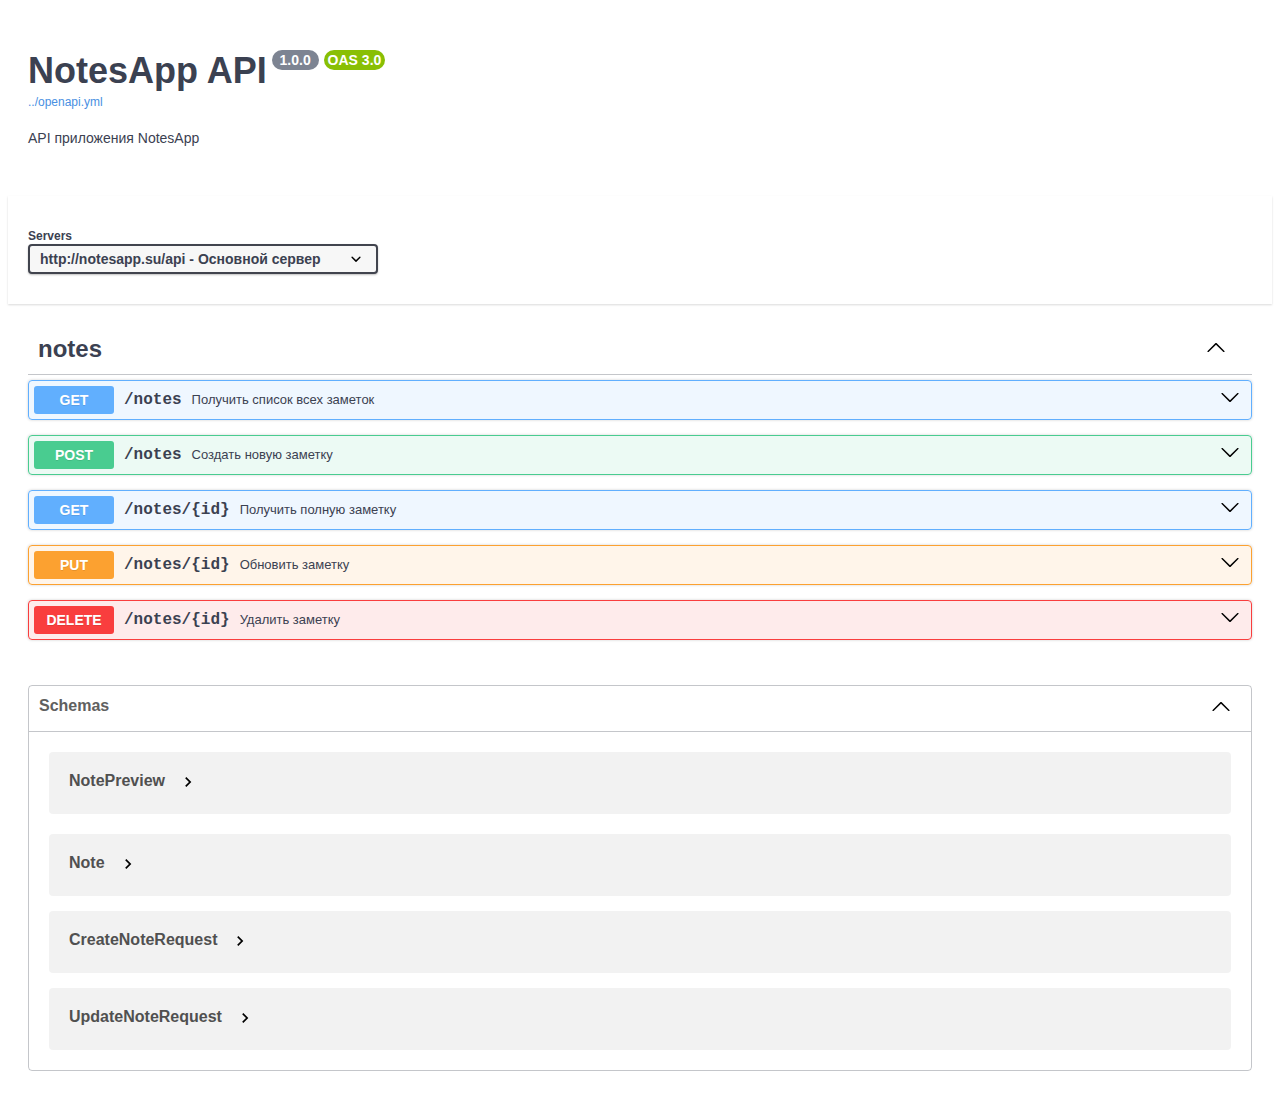
<file: api/api-swagger/swagger-f162537b.html>
<!DOCTYPE html>
<html lang="en">

<head>
  <meta charset="UTF-8">
  <title>Swagger UI</title>
  <link rel="stylesheet" type="text/css" href="../../assets/stylesheets/swagger-ui.css" />
  <link rel="stylesheet" type="text/css" id="slate-css" media="none" href="../../assets/stylesheets/swagger-ui-dark.css" />
  
</head>

<body style="overflow:hidden;">
  <div id="swagger-ui"></div>
  <script src="../../assets/javascripts/swagger-ui-bundle.js" charset="UTF-8"> </script>
  <script src="../../assets/javascripts/swagger-ui-standalone-preset.js" charset="UTF-8"> </script>
  <script>
    window.onload = function () {
      window.ui = SwaggerUIBundle({
        dom_id: "#swagger-ui",
        onComplete: onComplete,
        presets: [
          SwaggerUIBundle.presets.apis,
          SwaggerUIStandalonePreset
        ],
        
        url: "../openapi.yml",
        
        
        "oauth2RedirectUrl": new URL("../../assets/swagger-ui/oauth2-redirect.html",window.location.href).href,
        
        "validatorUrl": "none",
        
    "docExpansion": "list",
    "filter": false,
    "tryItOutEnabled": false,
    "supportedSubmitMethods": [
        "get",
        "put",
        "post",
        "delete",
        "options",
        "head",
        "patch",
        "trace"
    ],
    "validatorUrl": "none",
    "extra_css": [],
    "dark_scheme_name": "slate",
    "filter_files": [],
    "syntaxHighlight.theme": "agate"

      })

      

      if (parent.__init_is_dark_mode) {
          enable_dark_mode();
      }
    }

    enable_dark_mode = function(){
      document.getElementById("slate-css").media = ""
    }

    disable_dark_mode = function(){
      document.getElementById("slate-css").media = "none"
    }

    const resize_ob = new ResizeObserver(function(entries) {
      parent.update_swagger_ui_iframe_height("f162537b");
    });

    // start observing for resizing
    resize_ob.observe(document.querySelector("body"));

    // authorize modal position
    var modal_top = 0;

    const mutation_ob = new MutationObserver(function (mutations) {
      if(mutations && mutations[0].addedNodes && mutations[0].addedNodes.length > 0){
        update_modal_top()
      }
    });

    onComplete = function(){
      // start observing for auth-wrapper after Swagger UI loaded
      const div = document.querySelector("div.auth-wrapper");
      if(div){
        mutation_ob.observe(div, {
          childList: true,
        });
      }
    }

    update_top_val = function(top){
      modal_top = top
      update_modal_top()
    }

    update_modal_top = function(){
      let modal_list = document.getElementsByClassName('modal-ux')
      if(modal_list.length > 0){
        let modal = modal_list.item(0)
        const modal_height = modal.offsetHeight
        const padding = 60
        min = parseInt(modal_height/2 + padding)
        max = document.body.scrollHeight - min + padding
        if (modal_top < min) {
          modal.style.top = `${min}px`
        } else if (modal_top > max) {
          modal.style.top = `${max}px`
        } else {
          modal.style.top = `${modal_top}px`
        }
      }
    }
  </script>
</body>

</html>
</file>
<file: assets/stylesheets/swagger-ui.css>
.swagger-ui{color:#3b4151;font-family:sans-serif}.swagger-ui html{line-height:1.15;-ms-text-size-adjust:100%;-webkit-text-size-adjust:100%}.swagger-ui body{margin:0}.swagger-ui article,.swagger-ui aside,.swagger-ui footer,.swagger-ui header,.swagger-ui nav,.swagger-ui section{display:block}.swagger-ui h1{font-size:2em;margin:.67em 0}.swagger-ui figcaption,.swagger-ui figure,.swagger-ui main{display:block}.swagger-ui figure{margin:1em 40px}.swagger-ui hr{box-sizing:content-box;height:0;overflow:visible}.swagger-ui pre{font-family:monospace,monospace;font-size:1em}.swagger-ui a{background-color:transparent;-webkit-text-decoration-skip:objects}.swagger-ui abbr[title]{border-bottom:none;text-decoration:underline;-webkit-text-decoration:underline dotted;text-decoration:underline dotted}.swagger-ui b,.swagger-ui strong{font-weight:inherit;font-weight:bolder}.swagger-ui code,.swagger-ui kbd,.swagger-ui samp{font-family:monospace,monospace;font-size:1em}.swagger-ui dfn{font-style:italic}.swagger-ui mark{background-color:#ff0;color:#000}.swagger-ui small{font-size:80%}.swagger-ui sub,.swagger-ui sup{font-size:75%;line-height:0;position:relative;vertical-align:baseline}.swagger-ui sub{bottom:-.25em}.swagger-ui sup{top:-.5em}.swagger-ui audio,.swagger-ui video{display:inline-block}.swagger-ui audio:not([controls]){display:none;height:0}.swagger-ui img{border-style:none}.swagger-ui svg:not(:root){overflow:hidden}.swagger-ui button,.swagger-ui input,.swagger-ui optgroup,.swagger-ui select,.swagger-ui textarea{font-family:sans-serif;font-size:100%;line-height:1.15;margin:0}.swagger-ui button,.swagger-ui input{overflow:visible}.swagger-ui button,.swagger-ui select{text-transform:none}.swagger-ui [type=reset],.swagger-ui [type=submit],.swagger-ui button,.swagger-ui html [type=button]{-webkit-appearance:button}.swagger-ui [type=button]::-moz-focus-inner,.swagger-ui [type=reset]::-moz-focus-inner,.swagger-ui [type=submit]::-moz-focus-inner,.swagger-ui button::-moz-focus-inner{border-style:none;padding:0}.swagger-ui [type=button]:-moz-focusring,.swagger-ui [type=reset]:-moz-focusring,.swagger-ui [type=submit]:-moz-focusring,.swagger-ui button:-moz-focusring{outline:1px dotted ButtonText}.swagger-ui fieldset{padding:.35em .75em .625em}.swagger-ui legend{box-sizing:border-box;color:inherit;display:table;max-width:100%;padding:0;white-space:normal}.swagger-ui progress{display:inline-block;vertical-align:baseline}.swagger-ui textarea{overflow:auto}.swagger-ui [type=checkbox],.swagger-ui [type=radio]{box-sizing:border-box;padding:0}.swagger-ui [type=number]::-webkit-inner-spin-button,.swagger-ui [type=number]::-webkit-outer-spin-button{height:auto}.swagger-ui [type=search]{-webkit-appearance:textfield;outline-offset:-2px}.swagger-ui [type=search]::-webkit-search-cancel-button,.swagger-ui [type=search]::-webkit-search-decoration{-webkit-appearance:none}.swagger-ui ::-webkit-file-upload-button{-webkit-appearance:button;font:inherit}.swagger-ui details,.swagger-ui menu{display:block}.swagger-ui summary{display:list-item}.swagger-ui canvas{display:inline-block}.swagger-ui [hidden],.swagger-ui template{display:none}.swagger-ui .debug *{outline:1px solid gold}.swagger-ui .debug-white *{outline:1px solid #fff}.swagger-ui .debug-black *{outline:1px solid #000}.swagger-ui .debug-grid{background:transparent url([data-uri]) repeat 0 0}.swagger-ui .debug-grid-16{background:transparent url([data-uri]) repeat 0 0}.swagger-ui .debug-grid-8-solid{background:#fff url([data-uri]) repeat 0 0}.swagger-ui .debug-grid-16-solid{background:#fff url([data-uri]) repeat 0 0}.swagger-ui .border-box,.swagger-ui a,.swagger-ui article,.swagger-ui body,.swagger-ui code,.swagger-ui dd,.swagger-ui div,.swagger-ui dl,.swagger-ui dt,.swagger-ui fieldset,.swagger-ui footer,.swagger-ui form,.swagger-ui h1,.swagger-ui h2,.swagger-ui h3,.swagger-ui h4,.swagger-ui h5,.swagger-ui h6,.swagger-ui header,.swagger-ui html,.swagger-ui input[type=email],.swagger-ui input[type=number],.swagger-ui input[type=password],.swagger-ui input[type=tel],.swagger-ui input[type=text],.swagger-ui input[type=url],.swagger-ui legend,.swagger-ui li,.swagger-ui main,.swagger-ui ol,.swagger-ui p,.swagger-ui pre,.swagger-ui section,.swagger-ui table,.swagger-ui td,.swagger-ui textarea,.swagger-ui th,.swagger-ui tr,.swagger-ui ul{box-sizing:border-box}.swagger-ui .aspect-ratio{height:0;position:relative}.swagger-ui .aspect-ratio--16x9{padding-bottom:56.25%}.swagger-ui .aspect-ratio--9x16{padding-bottom:177.77%}.swagger-ui .aspect-ratio--4x3{padding-bottom:75%}.swagger-ui .aspect-ratio--3x4{padding-bottom:133.33%}.swagger-ui .aspect-ratio--6x4{padding-bottom:66.6%}.swagger-ui .aspect-ratio--4x6{padding-bottom:150%}.swagger-ui .aspect-ratio--8x5{padding-bottom:62.5%}.swagger-ui .aspect-ratio--5x8{padding-bottom:160%}.swagger-ui .aspect-ratio--7x5{padding-bottom:71.42%}.swagger-ui .aspect-ratio--5x7{padding-bottom:140%}.swagger-ui .aspect-ratio--1x1{padding-bottom:100%}.swagger-ui .aspect-ratio--object{bottom:0;height:100%;left:0;position:absolute;right:0;top:0;width:100%;z-index:100}@media screen and (min-width:30em){.swagger-ui .aspect-ratio-ns{height:0;position:relative}.swagger-ui .aspect-ratio--16x9-ns{padding-bottom:56.25%}.swagger-ui .aspect-ratio--9x16-ns{padding-bottom:177.77%}.swagger-ui .aspect-ratio--4x3-ns{padding-bottom:75%}.swagger-ui .aspect-ratio--3x4-ns{padding-bottom:133.33%}.swagger-ui .aspect-ratio--6x4-ns{padding-bottom:66.6%}.swagger-ui .aspect-ratio--4x6-ns{padding-bottom:150%}.swagger-ui .aspect-ratio--8x5-ns{padding-bottom:62.5%}.swagger-ui .aspect-ratio--5x8-ns{padding-bottom:160%}.swagger-ui .aspect-ratio--7x5-ns{padding-bottom:71.42%}.swagger-ui .aspect-ratio--5x7-ns{padding-bottom:140%}.swagger-ui .aspect-ratio--1x1-ns{padding-bottom:100%}.swagger-ui .aspect-ratio--object-ns{bottom:0;height:100%;left:0;position:absolute;right:0;top:0;width:100%;z-index:100}}@media screen and (min-width:30em)and (max-width:60em){.swagger-ui .aspect-ratio-m{height:0;position:relative}.swagger-ui .aspect-ratio--16x9-m{padding-bottom:56.25%}.swagger-ui .aspect-ratio--9x16-m{padding-bottom:177.77%}.swagger-ui .aspect-ratio--4x3-m{padding-bottom:75%}.swagger-ui .aspect-ratio--3x4-m{padding-bottom:133.33%}.swagger-ui .aspect-ratio--6x4-m{padding-bottom:66.6%}.swagger-ui .aspect-ratio--4x6-m{padding-bottom:150%}.swagger-ui .aspect-ratio--8x5-m{padding-bottom:62.5%}.swagger-ui .aspect-ratio--5x8-m{padding-bottom:160%}.swagger-ui .aspect-ratio--7x5-m{padding-bottom:71.42%}.swagger-ui .aspect-ratio--5x7-m{padding-bottom:140%}.swagger-ui .aspect-ratio--1x1-m{padding-bottom:100%}.swagger-ui .aspect-ratio--object-m{bottom:0;height:100%;left:0;position:absolute;right:0;top:0;width:100%;z-index:100}}@media screen and (min-width:60em){.swagger-ui .aspect-ratio-l{height:0;position:relative}.swagger-ui .aspect-ratio--16x9-l{padding-bottom:56.25%}.swagger-ui .aspect-ratio--9x16-l{padding-bottom:177.77%}.swagger-ui .aspect-ratio--4x3-l{padding-bottom:75%}.swagger-ui .aspect-ratio--3x4-l{padding-bottom:133.33%}.swagger-ui .aspect-ratio--6x4-l{padding-bottom:66.6%}.swagger-ui .aspect-ratio--4x6-l{padding-bottom:150%}.swagger-ui .aspect-ratio--8x5-l{padding-bottom:62.5%}.swagger-ui .aspect-ratio--5x8-l{padding-bottom:160%}.swagger-ui .aspect-ratio--7x5-l{padding-bottom:71.42%}.swagger-ui .aspect-ratio--5x7-l{padding-bottom:140%}.swagger-ui .aspect-ratio--1x1-l{padding-bottom:100%}.swagger-ui .aspect-ratio--object-l{bottom:0;height:100%;left:0;position:absolute;right:0;top:0;width:100%;z-index:100}}.swagger-ui img{max-width:100%}.swagger-ui .cover{background-size:cover!important}.swagger-ui .contain{background-size:contain!important}@media screen and (min-width:30em){.swagger-ui .cover-ns{background-size:cover!important}.swagger-ui .contain-ns{background-size:contain!important}}@media screen and (min-width:30em)and (max-width:60em){.swagger-ui .cover-m{background-size:cover!important}.swagger-ui .contain-m{background-size:contain!important}}@media screen and (min-width:60em){.swagger-ui .cover-l{background-size:cover!important}.swagger-ui .contain-l{background-size:contain!important}}.swagger-ui .bg-center{background-position:50%;background-repeat:no-repeat}.swagger-ui .bg-top{background-position:top;background-repeat:no-repeat}.swagger-ui .bg-right{background-position:100%;background-repeat:no-repeat}.swagger-ui .bg-bottom{background-position:bottom;background-repeat:no-repeat}.swagger-ui .bg-left{background-position:0;background-repeat:no-repeat}@media screen and (min-width:30em){.swagger-ui .bg-center-ns{background-position:50%;background-repeat:no-repeat}.swagger-ui .bg-top-ns{background-position:top;background-repeat:no-repeat}.swagger-ui .bg-right-ns{background-position:100%;background-repeat:no-repeat}.swagger-ui .bg-bottom-ns{background-position:bottom;background-repeat:no-repeat}.swagger-ui .bg-left-ns{background-position:0;background-repeat:no-repeat}}@media screen and (min-width:30em)and (max-width:60em){.swagger-ui .bg-center-m{background-position:50%;background-repeat:no-repeat}.swagger-ui .bg-top-m{background-position:top;background-repeat:no-repeat}.swagger-ui .bg-right-m{background-position:100%;background-repeat:no-repeat}.swagger-ui .bg-bottom-m{background-position:bottom;background-repeat:no-repeat}.swagger-ui .bg-left-m{background-position:0;background-repeat:no-repeat}}@media screen and (min-width:60em){.swagger-ui .bg-center-l{background-position:50%;background-repeat:no-repeat}.swagger-ui .bg-top-l{background-position:top;background-repeat:no-repeat}.swagger-ui .bg-right-l{background-position:100%;background-repeat:no-repeat}.swagger-ui .bg-bottom-l{background-position:bottom;background-repeat:no-repeat}.swagger-ui .bg-left-l{background-position:0;background-repeat:no-repeat}}.swagger-ui .outline{outline:1px solid}.swagger-ui .outline-transparent{outline:1px solid transparent}.swagger-ui .outline-0{outline:0}@media screen and (min-width:30em){.swagger-ui .outline-ns{outline:1px solid}.swagger-ui .outline-transparent-ns{outline:1px solid transparent}.swagger-ui .outline-0-ns{outline:0}}@media screen and (min-width:30em)and (max-width:60em){.swagger-ui .outline-m{outline:1px solid}.swagger-ui .outline-transparent-m{outline:1px solid transparent}.swagger-ui .outline-0-m{outline:0}}@media screen and (min-width:60em){.swagger-ui .outline-l{outline:1px solid}.swagger-ui .outline-transparent-l{outline:1px solid transparent}.swagger-ui .outline-0-l{outline:0}}.swagger-ui .ba{border-style:solid;border-width:1px}.swagger-ui .bt{border-top-style:solid;border-top-width:1px}.swagger-ui .br{border-right-style:solid;border-right-width:1px}.swagger-ui .bb{border-bottom-style:solid;border-bottom-width:1px}.swagger-ui .bl{border-left-style:solid;border-left-width:1px}.swagger-ui .bn{border-style:none;border-width:0}@media screen and (min-width:30em){.swagger-ui .ba-ns{border-style:solid;border-width:1px}.swagger-ui .bt-ns{border-top-style:solid;border-top-width:1px}.swagger-ui .br-ns{border-right-style:solid;border-right-width:1px}.swagger-ui .bb-ns{border-bottom-style:solid;border-bottom-width:1px}.swagger-ui .bl-ns{border-left-style:solid;border-left-width:1px}.swagger-ui .bn-ns{border-style:none;border-width:0}}@media screen and (min-width:30em)and (max-width:60em){.swagger-ui .ba-m{border-style:solid;border-width:1px}.swagger-ui .bt-m{border-top-style:solid;border-top-width:1px}.swagger-ui .br-m{border-right-style:solid;border-right-width:1px}.swagger-ui .bb-m{border-bottom-style:solid;border-bottom-width:1px}.swagger-ui .bl-m{border-left-style:solid;border-left-width:1px}.swagger-ui .bn-m{border-style:none;border-width:0}}@media screen and (min-width:60em){.swagger-ui .ba-l{border-style:solid;border-width:1px}.swagger-ui .bt-l{border-top-style:solid;border-top-width:1px}.swagger-ui .br-l{border-right-style:solid;border-right-width:1px}.swagger-ui .bb-l{border-bottom-style:solid;border-bottom-width:1px}.swagger-ui .bl-l{border-left-style:solid;border-left-width:1px}.swagger-ui .bn-l{border-style:none;border-width:0}}.swagger-ui .b--black{border-color:#000}.swagger-ui .b--near-black{border-color:#111}.swagger-ui .b--dark-gray{border-color:#333}.swagger-ui .b--mid-gray{border-color:#555}.swagger-ui .b--gray{border-color:#777}.swagger-ui .b--silver{border-color:#999}.swagger-ui .b--light-silver{border-color:#aaa}.swagger-ui .b--moon-gray{border-color:#ccc}.swagger-ui .b--light-gray{border-color:#eee}.swagger-ui .b--near-white{border-color:#f4f4f4}.swagger-ui .b--white{border-color:#fff}.swagger-ui .b--white-90{border-color:hsla(0,0%,100%,.9)}.swagger-ui .b--white-80{border-color:hsla(0,0%,100%,.8)}.swagger-ui .b--white-70{border-color:hsla(0,0%,100%,.7)}.swagger-ui .b--white-60{border-color:hsla(0,0%,100%,.6)}.swagger-ui .b--white-50{border-color:hsla(0,0%,100%,.5)}.swagger-ui .b--white-40{border-color:hsla(0,0%,100%,.4)}.swagger-ui .b--white-30{border-color:hsla(0,0%,100%,.3)}.swagger-ui .b--white-20{border-color:hsla(0,0%,100%,.2)}.swagger-ui .b--white-10{border-color:hsla(0,0%,100%,.1)}.swagger-ui .b--white-05{border-color:hsla(0,0%,100%,.05)}.swagger-ui .b--white-025{border-color:hsla(0,0%,100%,.025)}.swagger-ui .b--white-0125{border-color:hsla(0,0%,100%,.013)}.swagger-ui .b--black-90{border-color:rgba(0,0,0,.9)}.swagger-ui .b--black-80{border-color:rgba(0,0,0,.8)}.swagger-ui .b--black-70{border-color:rgba(0,0,0,.7)}.swagger-ui .b--black-60{border-color:rgba(0,0,0,.6)}.swagger-ui .b--black-50{border-color:rgba(0,0,0,.5)}.swagger-ui .b--black-40{border-color:rgba(0,0,0,.4)}.swagger-ui .b--black-30{border-color:rgba(0,0,0,.3)}.swagger-ui .b--black-20{border-color:rgba(0,0,0,.2)}.swagger-ui .b--black-10{border-color:rgba(0,0,0,.1)}.swagger-ui .b--black-05{border-color:rgba(0,0,0,.05)}.swagger-ui .b--black-025{border-color:rgba(0,0,0,.025)}.swagger-ui .b--black-0125{border-color:rgba(0,0,0,.013)}.swagger-ui .b--dark-red{border-color:#e7040f}.swagger-ui .b--red{border-color:#ff4136}.swagger-ui .b--light-red{border-color:#ff725c}.swagger-ui .b--orange{border-color:#ff6300}.swagger-ui .b--gold{border-color:#ffb700}.swagger-ui .b--yellow{border-color:gold}.swagger-ui .b--light-yellow{border-color:#fbf1a9}.swagger-ui .b--purple{border-color:#5e2ca5}.swagger-ui .b--light-purple{border-color:#a463f2}.swagger-ui .b--dark-pink{border-color:#d5008f}.swagger-ui .b--hot-pink{border-color:#ff41b4}.swagger-ui .b--pink{border-color:#ff80cc}.swagger-ui .b--light-pink{border-color:#ffa3d7}.swagger-ui .b--dark-green{border-color:#137752}.swagger-ui .b--green{border-color:#19a974}.swagger-ui .b--light-green{border-color:#9eebcf}.swagger-ui .b--navy{border-color:#001b44}.swagger-ui .b--dark-blue{border-color:#00449e}.swagger-ui .b--blue{border-color:#357edd}.swagger-ui .b--light-blue{border-color:#96ccff}.swagger-ui .b--lightest-blue{border-color:#cdecff}.swagger-ui .b--washed-blue{border-color:#f6fffe}.swagger-ui .b--washed-green{border-color:#e8fdf5}.swagger-ui .b--washed-yellow{border-color:#fffceb}.swagger-ui .b--washed-red{border-color:#ffdfdf}.swagger-ui .b--transparent{border-color:transparent}.swagger-ui .b--inherit{border-color:inherit}.swagger-ui .br0{border-radius:0}.swagger-ui .br1{border-radius:.125rem}.swagger-ui .br2{border-radius:.25rem}.swagger-ui .br3{border-radius:.5rem}.swagger-ui .br4{border-radius:1rem}.swagger-ui .br-100{border-radius:100%}.swagger-ui .br-pill{border-radius:9999px}.swagger-ui .br--bottom{border-top-left-radius:0;border-top-right-radius:0}.swagger-ui .br--top{border-bottom-left-radius:0;border-bottom-right-radius:0}.swagger-ui .br--right{border-bottom-left-radius:0;border-top-left-radius:0}.swagger-ui .br--left{border-bottom-right-radius:0;border-top-right-radius:0}@media screen and (min-width:30em){.swagger-ui .br0-ns{border-radius:0}.swagger-ui .br1-ns{border-radius:.125rem}.swagger-ui .br2-ns{border-radius:.25rem}.swagger-ui .br3-ns{border-radius:.5rem}.swagger-ui .br4-ns{border-radius:1rem}.swagger-ui .br-100-ns{border-radius:100%}.swagger-ui .br-pill-ns{border-radius:9999px}.swagger-ui .br--bottom-ns{border-top-left-radius:0;border-top-right-radius:0}.swagger-ui .br--top-ns{border-bottom-left-radius:0;border-bottom-right-radius:0}.swagger-ui .br--right-ns{border-bottom-left-radius:0;border-top-left-radius:0}.swagger-ui .br--left-ns{border-bottom-right-radius:0;border-top-right-radius:0}}@media screen and (min-width:30em)and (max-width:60em){.swagger-ui .br0-m{border-radius:0}.swagger-ui .br1-m{border-radius:.125rem}.swagger-ui .br2-m{border-radius:.25rem}.swagger-ui .br3-m{border-radius:.5rem}.swagger-ui .br4-m{border-radius:1rem}.swagger-ui .br-100-m{border-radius:100%}.swagger-ui .br-pill-m{border-radius:9999px}.swagger-ui .br--bottom-m{border-top-left-radius:0;border-top-right-radius:0}.swagger-ui .br--top-m{border-bottom-left-radius:0;border-bottom-right-radius:0}.swagger-ui .br--right-m{border-bottom-left-radius:0;border-top-left-radius:0}.swagger-ui .br--left-m{border-bottom-right-radius:0;border-top-right-radius:0}}@media screen and (min-width:60em){.swagger-ui .br0-l{border-radius:0}.swagger-ui .br1-l{border-radius:.125rem}.swagger-ui .br2-l{border-radius:.25rem}.swagger-ui .br3-l{border-radius:.5rem}.swagger-ui .br4-l{border-radius:1rem}.swagger-ui .br-100-l{border-radius:100%}.swagger-ui .br-pill-l{border-radius:9999px}.swagger-ui .br--bottom-l{border-top-left-radius:0;border-top-right-radius:0}.swagger-ui .br--top-l{border-bottom-left-radius:0;border-bottom-right-radius:0}.swagger-ui .br--right-l{border-bottom-left-radius:0;border-top-left-radius:0}.swagger-ui .br--left-l{border-bottom-right-radius:0;border-top-right-radius:0}}.swagger-ui .b--dotted{border-style:dotted}.swagger-ui .b--dashed{border-style:dashed}.swagger-ui .b--solid{border-style:solid}.swagger-ui .b--none{border-style:none}@media screen and (min-width:30em){.swagger-ui .b--dotted-ns{border-style:dotted}.swagger-ui .b--dashed-ns{border-style:dashed}.swagger-ui .b--solid-ns{border-style:solid}.swagger-ui .b--none-ns{border-style:none}}@media screen and (min-width:30em)and (max-width:60em){.swagger-ui .b--dotted-m{border-style:dotted}.swagger-ui .b--dashed-m{border-style:dashed}.swagger-ui .b--solid-m{border-style:solid}.swagger-ui .b--none-m{border-style:none}}@media screen and (min-width:60em){.swagger-ui .b--dotted-l{border-style:dotted}.swagger-ui .b--dashed-l{border-style:dashed}.swagger-ui .b--solid-l{border-style:solid}.swagger-ui .b--none-l{border-style:none}}.swagger-ui .bw0{border-width:0}.swagger-ui .bw1{border-width:.125rem}.swagger-ui .bw2{border-width:.25rem}.swagger-ui .bw3{border-width:.5rem}.swagger-ui .bw4{border-width:1rem}.swagger-ui .bw5{border-width:2rem}.swagger-ui .bt-0{border-top-width:0}.swagger-ui .br-0{border-right-width:0}.swagger-ui .bb-0{border-bottom-width:0}.swagger-ui .bl-0{border-left-width:0}@media screen and (min-width:30em){.swagger-ui .bw0-ns{border-width:0}.swagger-ui .bw1-ns{border-width:.125rem}.swagger-ui .bw2-ns{border-width:.25rem}.swagger-ui .bw3-ns{border-width:.5rem}.swagger-ui .bw4-ns{border-width:1rem}.swagger-ui .bw5-ns{border-width:2rem}.swagger-ui .bt-0-ns{border-top-width:0}.swagger-ui .br-0-ns{border-right-width:0}.swagger-ui .bb-0-ns{border-bottom-width:0}.swagger-ui .bl-0-ns{border-left-width:0}}@media screen and (min-width:30em)and (max-width:60em){.swagger-ui .bw0-m{border-width:0}.swagger-ui .bw1-m{border-width:.125rem}.swagger-ui .bw2-m{border-width:.25rem}.swagger-ui .bw3-m{border-width:.5rem}.swagger-ui .bw4-m{border-width:1rem}.swagger-ui .bw5-m{border-width:2rem}.swagger-ui .bt-0-m{border-top-width:0}.swagger-ui .br-0-m{border-right-width:0}.swagger-ui .bb-0-m{border-bottom-width:0}.swagger-ui .bl-0-m{border-left-width:0}}@media screen and (min-width:60em){.swagger-ui .bw0-l{border-width:0}.swagger-ui .bw1-l{border-width:.125rem}.swagger-ui .bw2-l{border-width:.25rem}.swagger-ui .bw3-l{border-width:.5rem}.swagger-ui .bw4-l{border-width:1rem}.swagger-ui .bw5-l{border-width:2rem}.swagger-ui .bt-0-l{border-top-width:0}.swagger-ui .br-0-l{border-right-width:0}.swagger-ui .bb-0-l{border-bottom-width:0}.swagger-ui .bl-0-l{border-left-width:0}}.swagger-ui .shadow-1{box-shadow:0 0 4px 2px rgba(0,0,0,.2)}.swagger-ui .shadow-2{box-shadow:0 0 8px 2px rgba(0,0,0,.2)}.swagger-ui .shadow-3{box-shadow:2px 2px 4px 2px rgba(0,0,0,.2)}.swagger-ui .shadow-4{box-shadow:2px 2px 8px 0 rgba(0,0,0,.2)}.swagger-ui .shadow-5{box-shadow:4px 4px 8px 0 rgba(0,0,0,.2)}@media screen and (min-width:30em){.swagger-ui .shadow-1-ns{box-shadow:0 0 4px 2px rgba(0,0,0,.2)}.swagger-ui .shadow-2-ns{box-shadow:0 0 8px 2px rgba(0,0,0,.2)}.swagger-ui .shadow-3-ns{box-shadow:2px 2px 4px 2px rgba(0,0,0,.2)}.swagger-ui .shadow-4-ns{box-shadow:2px 2px 8px 0 rgba(0,0,0,.2)}.swagger-ui .shadow-5-ns{box-shadow:4px 4px 8px 0 rgba(0,0,0,.2)}}@media screen and (min-width:30em)and (max-width:60em){.swagger-ui .shadow-1-m{box-shadow:0 0 4px 2px rgba(0,0,0,.2)}.swagger-ui .shadow-2-m{box-shadow:0 0 8px 2px rgba(0,0,0,.2)}.swagger-ui .shadow-3-m{box-shadow:2px 2px 4px 2px rgba(0,0,0,.2)}.swagger-ui .shadow-4-m{box-shadow:2px 2px 8px 0 rgba(0,0,0,.2)}.swagger-ui .shadow-5-m{box-shadow:4px 4px 8px 0 rgba(0,0,0,.2)}}@media screen and (min-width:60em){.swagger-ui .shadow-1-l{box-shadow:0 0 4px 2px rgba(0,0,0,.2)}.swagger-ui .shadow-2-l{box-shadow:0 0 8px 2px rgba(0,0,0,.2)}.swagger-ui .shadow-3-l{box-shadow:2px 2px 4px 2px rgba(0,0,0,.2)}.swagger-ui .shadow-4-l{box-shadow:2px 2px 8px 0 rgba(0,0,0,.2)}.swagger-ui .shadow-5-l{box-shadow:4px 4px 8px 0 rgba(0,0,0,.2)}}.swagger-ui .pre{overflow-x:auto;overflow-y:hidden;overflow:scroll}.swagger-ui .top-0{top:0}.swagger-ui .right-0{right:0}.swagger-ui .bottom-0{bottom:0}.swagger-ui .left-0{left:0}.swagger-ui .top-1{top:1rem}.swagger-ui .right-1{right:1rem}.swagger-ui .bottom-1{bottom:1rem}.swagger-ui .left-1{left:1rem}.swagger-ui .top-2{top:2rem}.swagger-ui .right-2{right:2rem}.swagger-ui .bottom-2{bottom:2rem}.swagger-ui .left-2{left:2rem}.swagger-ui .top--1{top:-1rem}.swagger-ui .right--1{right:-1rem}.swagger-ui .bottom--1{bottom:-1rem}.swagger-ui .left--1{left:-1rem}.swagger-ui .top--2{top:-2rem}.swagger-ui .right--2{right:-2rem}.swagger-ui .bottom--2{bottom:-2rem}.swagger-ui .left--2{left:-2rem}.swagger-ui .absolute--fill{bottom:0;left:0;right:0;top:0}@media screen and (min-width:30em){.swagger-ui .top-0-ns{top:0}.swagger-ui .left-0-ns{left:0}.swagger-ui .right-0-ns{right:0}.swagger-ui .bottom-0-ns{bottom:0}.swagger-ui .top-1-ns{top:1rem}.swagger-ui .left-1-ns{left:1rem}.swagger-ui .right-1-ns{right:1rem}.swagger-ui .bottom-1-ns{bottom:1rem}.swagger-ui .top-2-ns{top:2rem}.swagger-ui .left-2-ns{left:2rem}.swagger-ui .right-2-ns{right:2rem}.swagger-ui .bottom-2-ns{bottom:2rem}.swagger-ui .top--1-ns{top:-1rem}.swagger-ui .right--1-ns{right:-1rem}.swagger-ui .bottom--1-ns{bottom:-1rem}.swagger-ui .left--1-ns{left:-1rem}.swagger-ui .top--2-ns{top:-2rem}.swagger-ui .right--2-ns{right:-2rem}.swagger-ui .bottom--2-ns{bottom:-2rem}.swagger-ui .left--2-ns{left:-2rem}.swagger-ui .absolute--fill-ns{bottom:0;left:0;right:0;top:0}}@media screen and (min-width:30em)and (max-width:60em){.swagger-ui .top-0-m{top:0}.swagger-ui .left-0-m{left:0}.swagger-ui .right-0-m{right:0}.swagger-ui .bottom-0-m{bottom:0}.swagger-ui .top-1-m{top:1rem}.swagger-ui .left-1-m{left:1rem}.swagger-ui .right-1-m{right:1rem}.swagger-ui .bottom-1-m{bottom:1rem}.swagger-ui .top-2-m{top:2rem}.swagger-ui .left-2-m{left:2rem}.swagger-ui .right-2-m{right:2rem}.swagger-ui .bottom-2-m{bottom:2rem}.swagger-ui .top--1-m{top:-1rem}.swagger-ui .right--1-m{right:-1rem}.swagger-ui .bottom--1-m{bottom:-1rem}.swagger-ui .left--1-m{left:-1rem}.swagger-ui .top--2-m{top:-2rem}.swagger-ui .right--2-m{right:-2rem}.swagger-ui .bottom--2-m{bottom:-2rem}.swagger-ui .left--2-m{left:-2rem}.swagger-ui .absolute--fill-m{bottom:0;left:0;right:0;top:0}}@media screen and (min-width:60em){.swagger-ui .top-0-l{top:0}.swagger-ui .left-0-l{left:0}.swagger-ui .right-0-l{right:0}.swagger-ui .bottom-0-l{bottom:0}.swagger-ui .top-1-l{top:1rem}.swagger-ui .left-1-l{left:1rem}.swagger-ui .right-1-l{right:1rem}.swagger-ui .bottom-1-l{bottom:1rem}.swagger-ui .top-2-l{top:2rem}.swagger-ui .left-2-l{left:2rem}.swagger-ui .right-2-l{right:2rem}.swagger-ui .bottom-2-l{bottom:2rem}.swagger-ui .top--1-l{top:-1rem}.swagger-ui .right--1-l{right:-1rem}.swagger-ui .bottom--1-l{bottom:-1rem}.swagger-ui .left--1-l{left:-1rem}.swagger-ui .top--2-l{top:-2rem}.swagger-ui .right--2-l{right:-2rem}.swagger-ui .bottom--2-l{bottom:-2rem}.swagger-ui .left--2-l{left:-2rem}.swagger-ui .absolute--fill-l{bottom:0;left:0;right:0;top:0}}.swagger-ui .cf:after,.swagger-ui .cf:before{content:" ";display:table}.swagger-ui .cf:after{clear:both}.swagger-ui .cf{zoom:1}.swagger-ui .cl{clear:left}.swagger-ui .cr{clear:right}.swagger-ui .cb{clear:both}.swagger-ui .cn{clear:none}@media screen and (min-width:30em){.swagger-ui .cl-ns{clear:left}.swagger-ui .cr-ns{clear:right}.swagger-ui .cb-ns{clear:both}.swagger-ui .cn-ns{clear:none}}@media screen and (min-width:30em)and (max-width:60em){.swagger-ui .cl-m{clear:left}.swagger-ui .cr-m{clear:right}.swagger-ui .cb-m{clear:both}.swagger-ui .cn-m{clear:none}}@media screen and (min-width:60em){.swagger-ui .cl-l{clear:left}.swagger-ui .cr-l{clear:right}.swagger-ui .cb-l{clear:both}.swagger-ui .cn-l{clear:none}}.swagger-ui .flex{display:flex}.swagger-ui .inline-flex{display:inline-flex}.swagger-ui .flex-auto{flex:1 1 auto;min-height:0;min-width:0}.swagger-ui .flex-none{flex:none}.swagger-ui .flex-column{flex-direction:column}.swagger-ui .flex-row{flex-direction:row}.swagger-ui .flex-wrap{flex-wrap:wrap}.swagger-ui .flex-nowrap{flex-wrap:nowrap}.swagger-ui .flex-wrap-reverse{flex-wrap:wrap-reverse}.swagger-ui .flex-column-reverse{flex-direction:column-reverse}.swagger-ui .flex-row-reverse{flex-direction:row-reverse}.swagger-ui .items-start{align-items:flex-start}.swagger-ui .items-end{align-items:flex-end}.swagger-ui .items-center{align-items:center}.swagger-ui .items-baseline{align-items:baseline}.swagger-ui .items-stretch{align-items:stretch}.swagger-ui .self-start{align-self:flex-start}.swagger-ui .self-end{align-self:flex-end}.swagger-ui .self-center{align-self:center}.swagger-ui .self-baseline{align-self:baseline}.swagger-ui .self-stretch{align-self:stretch}.swagger-ui .justify-start{justify-content:flex-start}.swagger-ui .justify-end{justify-content:flex-end}.swagger-ui .justify-center{justify-content:center}.swagger-ui .justify-between{justify-content:space-between}.swagger-ui .justify-around{justify-content:space-around}.swagger-ui .content-start{align-content:flex-start}.swagger-ui .content-end{align-content:flex-end}.swagger-ui .content-center{align-content:center}.swagger-ui .content-between{align-content:space-between}.swagger-ui .content-around{align-content:space-around}.swagger-ui .content-stretch{align-content:stretch}.swagger-ui .order-0{order:0}.swagger-ui .order-1{order:1}.swagger-ui .order-2{order:2}.swagger-ui .order-3{order:3}.swagger-ui .order-4{order:4}.swagger-ui .order-5{order:5}.swagger-ui .order-6{order:6}.swagger-ui .order-7{order:7}.swagger-ui .order-8{order:8}.swagger-ui .order-last{order:99999}.swagger-ui .flex-grow-0{flex-grow:0}.swagger-ui .flex-grow-1{flex-grow:1}.swagger-ui .flex-shrink-0{flex-shrink:0}.swagger-ui .flex-shrink-1{flex-shrink:1}@media screen and (min-width:30em){.swagger-ui .flex-ns{display:flex}.swagger-ui .inline-flex-ns{display:inline-flex}.swagger-ui .flex-auto-ns{flex:1 1 auto;min-height:0;min-width:0}.swagger-ui .flex-none-ns{flex:none}.swagger-ui .flex-column-ns{flex-direction:column}.swagger-ui .flex-row-ns{flex-direction:row}.swagger-ui .flex-wrap-ns{flex-wrap:wrap}.swagger-ui .flex-nowrap-ns{flex-wrap:nowrap}.swagger-ui .flex-wrap-reverse-ns{flex-wrap:wrap-reverse}.swagger-ui .flex-column-reverse-ns{flex-direction:column-reverse}.swagger-ui .flex-row-reverse-ns{flex-direction:row-reverse}.swagger-ui .items-start-ns{align-items:flex-start}.swagger-ui .items-end-ns{align-items:flex-end}.swagger-ui .items-center-ns{align-items:center}.swagger-ui .items-baseline-ns{align-items:baseline}.swagger-ui .items-stretch-ns{align-items:stretch}.swagger-ui .self-start-ns{align-self:flex-start}.swagger-ui .self-end-ns{align-self:flex-end}.swagger-ui .self-center-ns{align-self:center}.swagger-ui .self-baseline-ns{align-self:baseline}.swagger-ui .self-stretch-ns{align-self:stretch}.swagger-ui .justify-start-ns{justify-content:flex-start}.swagger-ui .justify-end-ns{justify-content:flex-end}.swagger-ui .justify-center-ns{justify-content:center}.swagger-ui .justify-between-ns{justify-content:space-between}.swagger-ui .justify-around-ns{justify-content:space-around}.swagger-ui .content-start-ns{align-content:flex-start}.swagger-ui .content-end-ns{align-content:flex-end}.swagger-ui .content-center-ns{align-content:center}.swagger-ui .content-between-ns{align-content:space-between}.swagger-ui .content-around-ns{align-content:space-around}.swagger-ui .content-stretch-ns{align-content:stretch}.swagger-ui .order-0-ns{order:0}.swagger-ui .order-1-ns{order:1}.swagger-ui .order-2-ns{order:2}.swagger-ui .order-3-ns{order:3}.swagger-ui .order-4-ns{order:4}.swagger-ui .order-5-ns{order:5}.swagger-ui .order-6-ns{order:6}.swagger-ui .order-7-ns{order:7}.swagger-ui .order-8-ns{order:8}.swagger-ui .order-last-ns{order:99999}.swagger-ui .flex-grow-0-ns{flex-grow:0}.swagger-ui .flex-grow-1-ns{flex-grow:1}.swagger-ui .flex-shrink-0-ns{flex-shrink:0}.swagger-ui .flex-shrink-1-ns{flex-shrink:1}}@media screen and (min-width:30em)and (max-width:60em){.swagger-ui .flex-m{display:flex}.swagger-ui .inline-flex-m{display:inline-flex}.swagger-ui .flex-auto-m{flex:1 1 auto;min-height:0;min-width:0}.swagger-ui .flex-none-m{flex:none}.swagger-ui .flex-column-m{flex-direction:column}.swagger-ui .flex-row-m{flex-direction:row}.swagger-ui .flex-wrap-m{flex-wrap:wrap}.swagger-ui .flex-nowrap-m{flex-wrap:nowrap}.swagger-ui .flex-wrap-reverse-m{flex-wrap:wrap-reverse}.swagger-ui .flex-column-reverse-m{flex-direction:column-reverse}.swagger-ui .flex-row-reverse-m{flex-direction:row-reverse}.swagger-ui .items-start-m{align-items:flex-start}.swagger-ui .items-end-m{align-items:flex-end}.swagger-ui .items-center-m{align-items:center}.swagger-ui .items-baseline-m{align-items:baseline}.swagger-ui .items-stretch-m{align-items:stretch}.swagger-ui .self-start-m{align-self:flex-start}.swagger-ui .self-end-m{align-self:flex-end}.swagger-ui .self-center-m{align-self:center}.swagger-ui .self-baseline-m{align-self:baseline}.swagger-ui .self-stretch-m{align-self:stretch}.swagger-ui .justify-start-m{justify-content:flex-start}.swagger-ui .justify-end-m{justify-content:flex-end}.swagger-ui .justify-center-m{justify-content:center}.swagger-ui .justify-between-m{justify-content:space-between}.swagger-ui .justify-around-m{justify-content:space-around}.swagger-ui .content-start-m{align-content:flex-start}.swagger-ui .content-end-m{align-content:flex-end}.swagger-ui .content-center-m{align-content:center}.swagger-ui .content-between-m{align-content:space-between}.swagger-ui .content-around-m{align-content:space-around}.swagger-ui .content-stretch-m{align-content:stretch}.swagger-ui .order-0-m{order:0}.swagger-ui .order-1-m{order:1}.swagger-ui .order-2-m{order:2}.swagger-ui .order-3-m{order:3}.swagger-ui .order-4-m{order:4}.swagger-ui .order-5-m{order:5}.swagger-ui .order-6-m{order:6}.swagger-ui .order-7-m{order:7}.swagger-ui .order-8-m{order:8}.swagger-ui .order-last-m{order:99999}.swagger-ui .flex-grow-0-m{flex-grow:0}.swagger-ui .flex-grow-1-m{flex-grow:1}.swagger-ui .flex-shrink-0-m{flex-shrink:0}.swagger-ui .flex-shrink-1-m{flex-shrink:1}}@media screen and (min-width:60em){.swagger-ui .flex-l{display:flex}.swagger-ui .inline-flex-l{display:inline-flex}.swagger-ui .flex-auto-l{flex:1 1 auto;min-height:0;min-width:0}.swagger-ui .flex-none-l{flex:none}.swagger-ui .flex-column-l{flex-direction:column}.swagger-ui .flex-row-l{flex-direction:row}.swagger-ui .flex-wrap-l{flex-wrap:wrap}.swagger-ui .flex-nowrap-l{flex-wrap:nowrap}.swagger-ui .flex-wrap-reverse-l{flex-wrap:wrap-reverse}.swagger-ui .flex-column-reverse-l{flex-direction:column-reverse}.swagger-ui .flex-row-reverse-l{flex-direction:row-reverse}.swagger-ui .items-start-l{align-items:flex-start}.swagger-ui .items-end-l{align-items:flex-end}.swagger-ui .items-center-l{align-items:center}.swagger-ui .items-baseline-l{align-items:baseline}.swagger-ui .items-stretch-l{align-items:stretch}.swagger-ui .self-start-l{align-self:flex-start}.swagger-ui .self-end-l{align-self:flex-end}.swagger-ui .self-center-l{align-self:center}.swagger-ui .self-baseline-l{align-self:baseline}.swagger-ui .self-stretch-l{align-self:stretch}.swagger-ui .justify-start-l{justify-content:flex-start}.swagger-ui .justify-end-l{justify-content:flex-end}.swagger-ui .justify-center-l{justify-content:center}.swagger-ui .justify-between-l{justify-content:space-between}.swagger-ui .justify-around-l{justify-content:space-around}.swagger-ui .content-start-l{align-content:flex-start}.swagger-ui .content-end-l{align-content:flex-end}.swagger-ui .content-center-l{align-content:center}.swagger-ui .content-between-l{align-content:space-between}.swagger-ui .content-around-l{align-content:space-around}.swagger-ui .content-stretch-l{align-content:stretch}.swagger-ui .order-0-l{order:0}.swagger-ui .order-1-l{order:1}.swagger-ui .order-2-l{order:2}.swagger-ui .order-3-l{order:3}.swagger-ui .order-4-l{order:4}.swagger-ui .order-5-l{order:5}.swagger-ui .order-6-l{order:6}.swagger-ui .order-7-l{order:7}.swagger-ui .order-8-l{order:8}.swagger-ui .order-last-l{order:99999}.swagger-ui .flex-grow-0-l{flex-grow:0}.swagger-ui .flex-grow-1-l{flex-grow:1}.swagger-ui .flex-shrink-0-l{flex-shrink:0}.swagger-ui .flex-shrink-1-l{flex-shrink:1}}.swagger-ui .dn{display:none}.swagger-ui .di{display:inline}.swagger-ui .db{display:block}.swagger-ui .dib{display:inline-block}.swagger-ui .dit{display:inline-table}.swagger-ui .dt{display:table}.swagger-ui .dtc{display:table-cell}.swagger-ui .dt-row{display:table-row}.swagger-ui .dt-row-group{display:table-row-group}.swagger-ui .dt-column{display:table-column}.swagger-ui .dt-column-group{display:table-column-group}.swagger-ui .dt--fixed{table-layout:fixed;width:100%}@media screen and (min-width:30em){.swagger-ui .dn-ns{display:none}.swagger-ui .di-ns{display:inline}.swagger-ui .db-ns{display:block}.swagger-ui .dib-ns{display:inline-block}.swagger-ui .dit-ns{display:inline-table}.swagger-ui .dt-ns{display:table}.swagger-ui .dtc-ns{display:table-cell}.swagger-ui .dt-row-ns{display:table-row}.swagger-ui .dt-row-group-ns{display:table-row-group}.swagger-ui .dt-column-ns{display:table-column}.swagger-ui .dt-column-group-ns{display:table-column-group}.swagger-ui .dt--fixed-ns{table-layout:fixed;width:100%}}@media screen and (min-width:30em)and (max-width:60em){.swagger-ui .dn-m{display:none}.swagger-ui .di-m{display:inline}.swagger-ui .db-m{display:block}.swagger-ui .dib-m{display:inline-block}.swagger-ui .dit-m{display:inline-table}.swagger-ui .dt-m{display:table}.swagger-ui .dtc-m{display:table-cell}.swagger-ui .dt-row-m{display:table-row}.swagger-ui .dt-row-group-m{display:table-row-group}.swagger-ui .dt-column-m{display:table-column}.swagger-ui .dt-column-group-m{display:table-column-group}.swagger-ui .dt--fixed-m{table-layout:fixed;width:100%}}@media screen and (min-width:60em){.swagger-ui .dn-l{display:none}.swagger-ui .di-l{display:inline}.swagger-ui .db-l{display:block}.swagger-ui .dib-l{display:inline-block}.swagger-ui .dit-l{display:inline-table}.swagger-ui .dt-l{display:table}.swagger-ui .dtc-l{display:table-cell}.swagger-ui .dt-row-l{display:table-row}.swagger-ui .dt-row-group-l{display:table-row-group}.swagger-ui .dt-column-l{display:table-column}.swagger-ui .dt-column-group-l{display:table-column-group}.swagger-ui .dt--fixed-l{table-layout:fixed;width:100%}}.swagger-ui .fl{_display:inline;float:left}.swagger-ui .fr{_display:inline;float:right}.swagger-ui .fn{float:none}@media screen and (min-width:30em){.swagger-ui .fl-ns{_display:inline;float:left}.swagger-ui .fr-ns{_display:inline;float:right}.swagger-ui .fn-ns{float:none}}@media screen and (min-width:30em)and (max-width:60em){.swagger-ui .fl-m{_display:inline;float:left}.swagger-ui .fr-m{_display:inline;float:right}.swagger-ui .fn-m{float:none}}@media screen and (min-width:60em){.swagger-ui .fl-l{_display:inline;float:left}.swagger-ui .fr-l{_display:inline;float:right}.swagger-ui .fn-l{float:none}}.swagger-ui .sans-serif{font-family:-apple-system,BlinkMacSystemFont,avenir next,avenir,helvetica,helvetica neue,ubuntu,roboto,noto,segoe ui,arial,sans-serif}.swagger-ui .serif{font-family:georgia,serif}.swagger-ui .system-sans-serif{font-family:sans-serif}.swagger-ui .system-serif{font-family:serif}.swagger-ui .code,.swagger-ui code{font-family:Consolas,monaco,monospace}.swagger-ui .courier{font-family:Courier Next,courier,monospace}.swagger-ui .helvetica{font-family:helvetica neue,helvetica,sans-serif}.swagger-ui .avenir{font-family:avenir next,avenir,sans-serif}.swagger-ui .athelas{font-family:athelas,georgia,serif}.swagger-ui .georgia{font-family:georgia,serif}.swagger-ui .times{font-family:times,serif}.swagger-ui .bodoni{font-family:Bodoni MT,serif}.swagger-ui .calisto{font-family:Calisto MT,serif}.swagger-ui .garamond{font-family:garamond,serif}.swagger-ui .baskerville{font-family:baskerville,serif}.swagger-ui .i{font-style:italic}.swagger-ui .fs-normal{font-style:normal}@media screen and (min-width:30em){.swagger-ui .i-ns{font-style:italic}.swagger-ui .fs-normal-ns{font-style:normal}}@media screen and (min-width:30em)and (max-width:60em){.swagger-ui .i-m{font-style:italic}.swagger-ui .fs-normal-m{font-style:normal}}@media screen and (min-width:60em){.swagger-ui .i-l{font-style:italic}.swagger-ui .fs-normal-l{font-style:normal}}.swagger-ui .normal{font-weight:400}.swagger-ui .b{font-weight:700}.swagger-ui .fw1{font-weight:100}.swagger-ui .fw2{font-weight:200}.swagger-ui .fw3{font-weight:300}.swagger-ui .fw4{font-weight:400}.swagger-ui .fw5{font-weight:500}.swagger-ui .fw6{font-weight:600}.swagger-ui .fw7{font-weight:700}.swagger-ui .fw8{font-weight:800}.swagger-ui .fw9{font-weight:900}@media screen and (min-width:30em){.swagger-ui .normal-ns{font-weight:400}.swagger-ui .b-ns{font-weight:700}.swagger-ui .fw1-ns{font-weight:100}.swagger-ui .fw2-ns{font-weight:200}.swagger-ui .fw3-ns{font-weight:300}.swagger-ui .fw4-ns{font-weight:400}.swagger-ui .fw5-ns{font-weight:500}.swagger-ui .fw6-ns{font-weight:600}.swagger-ui .fw7-ns{font-weight:700}.swagger-ui .fw8-ns{font-weight:800}.swagger-ui .fw9-ns{font-weight:900}}@media screen and (min-width:30em)and (max-width:60em){.swagger-ui .normal-m{font-weight:400}.swagger-ui .b-m{font-weight:700}.swagger-ui .fw1-m{font-weight:100}.swagger-ui .fw2-m{font-weight:200}.swagger-ui .fw3-m{font-weight:300}.swagger-ui .fw4-m{font-weight:400}.swagger-ui .fw5-m{font-weight:500}.swagger-ui .fw6-m{font-weight:600}.swagger-ui .fw7-m{font-weight:700}.swagger-ui .fw8-m{font-weight:800}.swagger-ui .fw9-m{font-weight:900}}@media screen and (min-width:60em){.swagger-ui .normal-l{font-weight:400}.swagger-ui .b-l{font-weight:700}.swagger-ui .fw1-l{font-weight:100}.swagger-ui .fw2-l{font-weight:200}.swagger-ui .fw3-l{font-weight:300}.swagger-ui .fw4-l{font-weight:400}.swagger-ui .fw5-l{font-weight:500}.swagger-ui .fw6-l{font-weight:600}.swagger-ui .fw7-l{font-weight:700}.swagger-ui .fw8-l{font-weight:800}.swagger-ui .fw9-l{font-weight:900}}.swagger-ui .input-reset{-webkit-appearance:none;-moz-appearance:none}.swagger-ui .button-reset::-moz-focus-inner,.swagger-ui .input-reset::-moz-focus-inner{border:0;padding:0}.swagger-ui .h1{height:1rem}.swagger-ui .h2{height:2rem}.swagger-ui .h3{height:4rem}.swagger-ui .h4{height:8rem}.swagger-ui .h5{height:16rem}.swagger-ui .h-25{height:25%}.swagger-ui .h-50{height:50%}.swagger-ui .h-75{height:75%}.swagger-ui .h-100{height:100%}.swagger-ui .min-h-100{min-height:100%}.swagger-ui .vh-25{height:25vh}.swagger-ui .vh-50{height:50vh}.swagger-ui .vh-75{height:75vh}.swagger-ui .vh-100{height:100vh}.swagger-ui .min-vh-100{min-height:100vh}.swagger-ui .h-auto{height:auto}.swagger-ui .h-inherit{height:inherit}@media screen and (min-width:30em){.swagger-ui .h1-ns{height:1rem}.swagger-ui .h2-ns{height:2rem}.swagger-ui .h3-ns{height:4rem}.swagger-ui .h4-ns{height:8rem}.swagger-ui .h5-ns{height:16rem}.swagger-ui .h-25-ns{height:25%}.swagger-ui .h-50-ns{height:50%}.swagger-ui .h-75-ns{height:75%}.swagger-ui .h-100-ns{height:100%}.swagger-ui .min-h-100-ns{min-height:100%}.swagger-ui .vh-25-ns{height:25vh}.swagger-ui .vh-50-ns{height:50vh}.swagger-ui .vh-75-ns{height:75vh}.swagger-ui .vh-100-ns{height:100vh}.swagger-ui .min-vh-100-ns{min-height:100vh}.swagger-ui .h-auto-ns{height:auto}.swagger-ui .h-inherit-ns{height:inherit}}@media screen and (min-width:30em)and (max-width:60em){.swagger-ui .h1-m{height:1rem}.swagger-ui .h2-m{height:2rem}.swagger-ui .h3-m{height:4rem}.swagger-ui .h4-m{height:8rem}.swagger-ui .h5-m{height:16rem}.swagger-ui .h-25-m{height:25%}.swagger-ui .h-50-m{height:50%}.swagger-ui .h-75-m{height:75%}.swagger-ui .h-100-m{height:100%}.swagger-ui .min-h-100-m{min-height:100%}.swagger-ui .vh-25-m{height:25vh}.swagger-ui .vh-50-m{height:50vh}.swagger-ui .vh-75-m{height:75vh}.swagger-ui .vh-100-m{height:100vh}.swagger-ui .min-vh-100-m{min-height:100vh}.swagger-ui .h-auto-m{height:auto}.swagger-ui .h-inherit-m{height:inherit}}@media screen and (min-width:60em){.swagger-ui .h1-l{height:1rem}.swagger-ui .h2-l{height:2rem}.swagger-ui .h3-l{height:4rem}.swagger-ui .h4-l{height:8rem}.swagger-ui .h5-l{height:16rem}.swagger-ui .h-25-l{height:25%}.swagger-ui .h-50-l{height:50%}.swagger-ui .h-75-l{height:75%}.swagger-ui .h-100-l{height:100%}.swagger-ui .min-h-100-l{min-height:100%}.swagger-ui .vh-25-l{height:25vh}.swagger-ui .vh-50-l{height:50vh}.swagger-ui .vh-75-l{height:75vh}.swagger-ui .vh-100-l{height:100vh}.swagger-ui .min-vh-100-l{min-height:100vh}.swagger-ui .h-auto-l{height:auto}.swagger-ui .h-inherit-l{height:inherit}}.swagger-ui .tracked{letter-spacing:.1em}.swagger-ui .tracked-tight{letter-spacing:-.05em}.swagger-ui .tracked-mega{letter-spacing:.25em}@media screen and (min-width:30em){.swagger-ui .tracked-ns{letter-spacing:.1em}.swagger-ui .tracked-tight-ns{letter-spacing:-.05em}.swagger-ui .tracked-mega-ns{letter-spacing:.25em}}@media screen and (min-width:30em)and (max-width:60em){.swagger-ui .tracked-m{letter-spacing:.1em}.swagger-ui .tracked-tight-m{letter-spacing:-.05em}.swagger-ui .tracked-mega-m{letter-spacing:.25em}}@media screen and (min-width:60em){.swagger-ui .tracked-l{letter-spacing:.1em}.swagger-ui .tracked-tight-l{letter-spacing:-.05em}.swagger-ui .tracked-mega-l{letter-spacing:.25em}}.swagger-ui .lh-solid{line-height:1}.swagger-ui .lh-title{line-height:1.25}.swagger-ui .lh-copy{line-height:1.5}@media screen and (min-width:30em){.swagger-ui .lh-solid-ns{line-height:1}.swagger-ui .lh-title-ns{line-height:1.25}.swagger-ui .lh-copy-ns{line-height:1.5}}@media screen and (min-width:30em)and (max-width:60em){.swagger-ui .lh-solid-m{line-height:1}.swagger-ui .lh-title-m{line-height:1.25}.swagger-ui .lh-copy-m{line-height:1.5}}@media screen and (min-width:60em){.swagger-ui .lh-solid-l{line-height:1}.swagger-ui .lh-title-l{line-height:1.25}.swagger-ui .lh-copy-l{line-height:1.5}}.swagger-ui .link{-webkit-text-decoration:none;text-decoration:none}.swagger-ui .link,.swagger-ui .link:active,.swagger-ui .link:focus,.swagger-ui .link:hover,.swagger-ui .link:link,.swagger-ui .link:visited{transition:color .15s ease-in}.swagger-ui .link:focus{outline:1px dotted currentColor}.swagger-ui .list{list-style-type:none}.swagger-ui .mw-100{max-width:100%}.swagger-ui .mw1{max-width:1rem}.swagger-ui .mw2{max-width:2rem}.swagger-ui .mw3{max-width:4rem}.swagger-ui .mw4{max-width:8rem}.swagger-ui .mw5{max-width:16rem}.swagger-ui .mw6{max-width:32rem}.swagger-ui .mw7{max-width:48rem}.swagger-ui .mw8{max-width:64rem}.swagger-ui .mw9{max-width:96rem}.swagger-ui .mw-none{max-width:none}@media screen and (min-width:30em){.swagger-ui .mw-100-ns{max-width:100%}.swagger-ui .mw1-ns{max-width:1rem}.swagger-ui .mw2-ns{max-width:2rem}.swagger-ui .mw3-ns{max-width:4rem}.swagger-ui .mw4-ns{max-width:8rem}.swagger-ui .mw5-ns{max-width:16rem}.swagger-ui .mw6-ns{max-width:32rem}.swagger-ui .mw7-ns{max-width:48rem}.swagger-ui .mw8-ns{max-width:64rem}.swagger-ui .mw9-ns{max-width:96rem}.swagger-ui .mw-none-ns{max-width:none}}@media screen and (min-width:30em)and (max-width:60em){.swagger-ui .mw-100-m{max-width:100%}.swagger-ui .mw1-m{max-width:1rem}.swagger-ui .mw2-m{max-width:2rem}.swagger-ui .mw3-m{max-width:4rem}.swagger-ui .mw4-m{max-width:8rem}.swagger-ui .mw5-m{max-width:16rem}.swagger-ui .mw6-m{max-width:32rem}.swagger-ui .mw7-m{max-width:48rem}.swagger-ui .mw8-m{max-width:64rem}.swagger-ui .mw9-m{max-width:96rem}.swagger-ui .mw-none-m{max-width:none}}@media screen and (min-width:60em){.swagger-ui .mw-100-l{max-width:100%}.swagger-ui .mw1-l{max-width:1rem}.swagger-ui .mw2-l{max-width:2rem}.swagger-ui .mw3-l{max-width:4rem}.swagger-ui .mw4-l{max-width:8rem}.swagger-ui .mw5-l{max-width:16rem}.swagger-ui .mw6-l{max-width:32rem}.swagger-ui .mw7-l{max-width:48rem}.swagger-ui .mw8-l{max-width:64rem}.swagger-ui .mw9-l{max-width:96rem}.swagger-ui .mw-none-l{max-width:none}}.swagger-ui .w1{width:1rem}.swagger-ui .w2{width:2rem}.swagger-ui .w3{width:4rem}.swagger-ui .w4{width:8rem}.swagger-ui .w5{width:16rem}.swagger-ui .w-10{width:10%}.swagger-ui .w-20{width:20%}.swagger-ui .w-25{width:25%}.swagger-ui .w-30{width:30%}.swagger-ui .w-33{width:33%}.swagger-ui .w-34{width:34%}.swagger-ui .w-40{width:40%}.swagger-ui .w-50{width:50%}.swagger-ui .w-60{width:60%}.swagger-ui .w-70{width:70%}.swagger-ui .w-75{width:75%}.swagger-ui .w-80{width:80%}.swagger-ui .w-90{width:90%}.swagger-ui .w-100{width:100%}.swagger-ui .w-third{width:33.3333333333%}.swagger-ui .w-two-thirds{width:66.6666666667%}.swagger-ui .w-auto{width:auto}@media screen and (min-width:30em){.swagger-ui .w1-ns{width:1rem}.swagger-ui .w2-ns{width:2rem}.swagger-ui .w3-ns{width:4rem}.swagger-ui .w4-ns{width:8rem}.swagger-ui .w5-ns{width:16rem}.swagger-ui .w-10-ns{width:10%}.swagger-ui .w-20-ns{width:20%}.swagger-ui .w-25-ns{width:25%}.swagger-ui .w-30-ns{width:30%}.swagger-ui .w-33-ns{width:33%}.swagger-ui .w-34-ns{width:34%}.swagger-ui .w-40-ns{width:40%}.swagger-ui .w-50-ns{width:50%}.swagger-ui .w-60-ns{width:60%}.swagger-ui .w-70-ns{width:70%}.swagger-ui .w-75-ns{width:75%}.swagger-ui .w-80-ns{width:80%}.swagger-ui .w-90-ns{width:90%}.swagger-ui .w-100-ns{width:100%}.swagger-ui .w-third-ns{width:33.3333333333%}.swagger-ui .w-two-thirds-ns{width:66.6666666667%}.swagger-ui .w-auto-ns{width:auto}}@media screen and (min-width:30em)and (max-width:60em){.swagger-ui .w1-m{width:1rem}.swagger-ui .w2-m{width:2rem}.swagger-ui .w3-m{width:4rem}.swagger-ui .w4-m{width:8rem}.swagger-ui .w5-m{width:16rem}.swagger-ui .w-10-m{width:10%}.swagger-ui .w-20-m{width:20%}.swagger-ui .w-25-m{width:25%}.swagger-ui .w-30-m{width:30%}.swagger-ui .w-33-m{width:33%}.swagger-ui .w-34-m{width:34%}.swagger-ui .w-40-m{width:40%}.swagger-ui .w-50-m{width:50%}.swagger-ui .w-60-m{width:60%}.swagger-ui .w-70-m{width:70%}.swagger-ui .w-75-m{width:75%}.swagger-ui .w-80-m{width:80%}.swagger-ui .w-90-m{width:90%}.swagger-ui .w-100-m{width:100%}.swagger-ui .w-third-m{width:33.3333333333%}.swagger-ui .w-two-thirds-m{width:66.6666666667%}.swagger-ui .w-auto-m{width:auto}}@media screen and (min-width:60em){.swagger-ui .w1-l{width:1rem}.swagger-ui .w2-l{width:2rem}.swagger-ui .w3-l{width:4rem}.swagger-ui .w4-l{width:8rem}.swagger-ui .w5-l{width:16rem}.swagger-ui .w-10-l{width:10%}.swagger-ui .w-20-l{width:20%}.swagger-ui .w-25-l{width:25%}.swagger-ui .w-30-l{width:30%}.swagger-ui .w-33-l{width:33%}.swagger-ui .w-34-l{width:34%}.swagger-ui .w-40-l{width:40%}.swagger-ui .w-50-l{width:50%}.swagger-ui .w-60-l{width:60%}.swagger-ui .w-70-l{width:70%}.swagger-ui .w-75-l{width:75%}.swagger-ui .w-80-l{width:80%}.swagger-ui .w-90-l{width:90%}.swagger-ui .w-100-l{width:100%}.swagger-ui .w-third-l{width:33.3333333333%}.swagger-ui .w-two-thirds-l{width:66.6666666667%}.swagger-ui .w-auto-l{width:auto}}.swagger-ui .overflow-visible{overflow:visible}.swagger-ui .overflow-hidden{overflow:hidden}.swagger-ui .overflow-scroll{overflow:scroll}.swagger-ui .overflow-auto{overflow:auto}.swagger-ui .overflow-x-visible{overflow-x:visible}.swagger-ui .overflow-x-hidden{overflow-x:hidden}.swagger-ui .overflow-x-scroll{overflow-x:scroll}.swagger-ui .overflow-x-auto{overflow-x:auto}.swagger-ui .overflow-y-visible{overflow-y:visible}.swagger-ui .overflow-y-hidden{overflow-y:hidden}.swagger-ui .overflow-y-scroll{overflow-y:scroll}.swagger-ui .overflow-y-auto{overflow-y:auto}@media screen and (min-width:30em){.swagger-ui .overflow-visible-ns{overflow:visible}.swagger-ui .overflow-hidden-ns{overflow:hidden}.swagger-ui .overflow-scroll-ns{overflow:scroll}.swagger-ui .overflow-auto-ns{overflow:auto}.swagger-ui .overflow-x-visible-ns{overflow-x:visible}.swagger-ui .overflow-x-hidden-ns{overflow-x:hidden}.swagger-ui .overflow-x-scroll-ns{overflow-x:scroll}.swagger-ui .overflow-x-auto-ns{overflow-x:auto}.swagger-ui .overflow-y-visible-ns{overflow-y:visible}.swagger-ui .overflow-y-hidden-ns{overflow-y:hidden}.swagger-ui .overflow-y-scroll-ns{overflow-y:scroll}.swagger-ui .overflow-y-auto-ns{overflow-y:auto}}@media screen and (min-width:30em)and (max-width:60em){.swagger-ui .overflow-visible-m{overflow:visible}.swagger-ui .overflow-hidden-m{overflow:hidden}.swagger-ui .overflow-scroll-m{overflow:scroll}.swagger-ui .overflow-auto-m{overflow:auto}.swagger-ui .overflow-x-visible-m{overflow-x:visible}.swagger-ui .overflow-x-hidden-m{overflow-x:hidden}.swagger-ui .overflow-x-scroll-m{overflow-x:scroll}.swagger-ui .overflow-x-auto-m{overflow-x:auto}.swagger-ui .overflow-y-visible-m{overflow-y:visible}.swagger-ui .overflow-y-hidden-m{overflow-y:hidden}.swagger-ui .overflow-y-scroll-m{overflow-y:scroll}.swagger-ui .overflow-y-auto-m{overflow-y:auto}}@media screen and (min-width:60em){.swagger-ui .overflow-visible-l{overflow:visible}.swagger-ui .overflow-hidden-l{overflow:hidden}.swagger-ui .overflow-scroll-l{overflow:scroll}.swagger-ui .overflow-auto-l{overflow:auto}.swagger-ui .overflow-x-visible-l{overflow-x:visible}.swagger-ui .overflow-x-hidden-l{overflow-x:hidden}.swagger-ui .overflow-x-scroll-l{overflow-x:scroll}.swagger-ui .overflow-x-auto-l{overflow-x:auto}.swagger-ui .overflow-y-visible-l{overflow-y:visible}.swagger-ui .overflow-y-hidden-l{overflow-y:hidden}.swagger-ui .overflow-y-scroll-l{overflow-y:scroll}.swagger-ui .overflow-y-auto-l{overflow-y:auto}}.swagger-ui .static{position:static}.swagger-ui .relative{position:relative}.swagger-ui .absolute{position:absolute}.swagger-ui .fixed{position:fixed}@media screen and (min-width:30em){.swagger-ui .static-ns{position:static}.swagger-ui .relative-ns{position:relative}.swagger-ui .absolute-ns{position:absolute}.swagger-ui .fixed-ns{position:fixed}}@media screen and (min-width:30em)and (max-width:60em){.swagger-ui .static-m{position:static}.swagger-ui .relative-m{position:relative}.swagger-ui .absolute-m{position:absolute}.swagger-ui .fixed-m{position:fixed}}@media screen and (min-width:60em){.swagger-ui .static-l{position:static}.swagger-ui .relative-l{position:relative}.swagger-ui .absolute-l{position:absolute}.swagger-ui .fixed-l{position:fixed}}.swagger-ui .o-100{opacity:1}.swagger-ui .o-90{opacity:.9}.swagger-ui .o-80{opacity:.8}.swagger-ui .o-70{opacity:.7}.swagger-ui .o-60{opacity:.6}.swagger-ui .o-50{opacity:.5}.swagger-ui .o-40{opacity:.4}.swagger-ui .o-30{opacity:.3}.swagger-ui .o-20{opacity:.2}.swagger-ui .o-10{opacity:.1}.swagger-ui .o-05{opacity:.05}.swagger-ui .o-025{opacity:.025}.swagger-ui .o-0{opacity:0}.swagger-ui .rotate-45{transform:rotate(45deg)}.swagger-ui .rotate-90{transform:rotate(90deg)}.swagger-ui .rotate-135{transform:rotate(135deg)}.swagger-ui .rotate-180{transform:rotate(180deg)}.swagger-ui .rotate-225{transform:rotate(225deg)}.swagger-ui .rotate-270{transform:rotate(270deg)}.swagger-ui .rotate-315{transform:rotate(315deg)}@media screen and (min-width:30em){.swagger-ui .rotate-45-ns{transform:rotate(45deg)}.swagger-ui .rotate-90-ns{transform:rotate(90deg)}.swagger-ui .rotate-135-ns{transform:rotate(135deg)}.swagger-ui .rotate-180-ns{transform:rotate(180deg)}.swagger-ui .rotate-225-ns{transform:rotate(225deg)}.swagger-ui .rotate-270-ns{transform:rotate(270deg)}.swagger-ui .rotate-315-ns{transform:rotate(315deg)}}@media screen and (min-width:30em)and (max-width:60em){.swagger-ui .rotate-45-m{transform:rotate(45deg)}.swagger-ui .rotate-90-m{transform:rotate(90deg)}.swagger-ui .rotate-135-m{transform:rotate(135deg)}.swagger-ui .rotate-180-m{transform:rotate(180deg)}.swagger-ui .rotate-225-m{transform:rotate(225deg)}.swagger-ui .rotate-270-m{transform:rotate(270deg)}.swagger-ui .rotate-315-m{transform:rotate(315deg)}}@media screen and (min-width:60em){.swagger-ui .rotate-45-l{transform:rotate(45deg)}.swagger-ui .rotate-90-l{transform:rotate(90deg)}.swagger-ui .rotate-135-l{transform:rotate(135deg)}.swagger-ui .rotate-180-l{transform:rotate(180deg)}.swagger-ui .rotate-225-l{transform:rotate(225deg)}.swagger-ui .rotate-270-l{transform:rotate(270deg)}.swagger-ui .rotate-315-l{transform:rotate(315deg)}}.swagger-ui .black-90{color:rgba(0,0,0,.9)}.swagger-ui .black-80{color:rgba(0,0,0,.8)}.swagger-ui .black-70{color:rgba(0,0,0,.7)}.swagger-ui .black-60{color:rgba(0,0,0,.6)}.swagger-ui .black-50{color:rgba(0,0,0,.5)}.swagger-ui .black-40{color:rgba(0,0,0,.4)}.swagger-ui .black-30{color:rgba(0,0,0,.3)}.swagger-ui .black-20{color:rgba(0,0,0,.2)}.swagger-ui .black-10{color:rgba(0,0,0,.1)}.swagger-ui .black-05{color:rgba(0,0,0,.05)}.swagger-ui .white-90{color:hsla(0,0%,100%,.9)}.swagger-ui .white-80{color:hsla(0,0%,100%,.8)}.swagger-ui .white-70{color:hsla(0,0%,100%,.7)}.swagger-ui .white-60{color:hsla(0,0%,100%,.6)}.swagger-ui .white-50{color:hsla(0,0%,100%,.5)}.swagger-ui .white-40{color:hsla(0,0%,100%,.4)}.swagger-ui .white-30{color:hsla(0,0%,100%,.3)}.swagger-ui .white-20{color:hsla(0,0%,100%,.2)}.swagger-ui .white-10{color:hsla(0,0%,100%,.1)}.swagger-ui .black{color:#000}.swagger-ui .near-black{color:#111}.swagger-ui .dark-gray{color:#333}.swagger-ui .mid-gray{color:#555}.swagger-ui .gray{color:#777}.swagger-ui .silver{color:#999}.swagger-ui .light-silver{color:#aaa}.swagger-ui .moon-gray{color:#ccc}.swagger-ui .light-gray{color:#eee}.swagger-ui .near-white{color:#f4f4f4}.swagger-ui .white{color:#fff}.swagger-ui .dark-red{color:#e7040f}.swagger-ui .red{color:#ff4136}.swagger-ui .light-red{color:#ff725c}.swagger-ui .orange{color:#ff6300}.swagger-ui .gold{color:#ffb700}.swagger-ui .yellow{color:gold}.swagger-ui .light-yellow{color:#fbf1a9}.swagger-ui .purple{color:#5e2ca5}.swagger-ui .light-purple{color:#a463f2}.swagger-ui .dark-pink{color:#d5008f}.swagger-ui .hot-pink{color:#ff41b4}.swagger-ui .pink{color:#ff80cc}.swagger-ui .light-pink{color:#ffa3d7}.swagger-ui .dark-green{color:#137752}.swagger-ui .green{color:#19a974}.swagger-ui .light-green{color:#9eebcf}.swagger-ui .navy{color:#001b44}.swagger-ui .dark-blue{color:#00449e}.swagger-ui .blue{color:#357edd}.swagger-ui .light-blue{color:#96ccff}.swagger-ui .lightest-blue{color:#cdecff}.swagger-ui .washed-blue{color:#f6fffe}.swagger-ui .washed-green{color:#e8fdf5}.swagger-ui .washed-yellow{color:#fffceb}.swagger-ui .washed-red{color:#ffdfdf}.swagger-ui .color-inherit{color:inherit}.swagger-ui .bg-black-90{background-color:rgba(0,0,0,.9)}.swagger-ui .bg-black-80{background-color:rgba(0,0,0,.8)}.swagger-ui .bg-black-70{background-color:rgba(0,0,0,.7)}.swagger-ui .bg-black-60{background-color:rgba(0,0,0,.6)}.swagger-ui .bg-black-50{background-color:rgba(0,0,0,.5)}.swagger-ui .bg-black-40{background-color:rgba(0,0,0,.4)}.swagger-ui .bg-black-30{background-color:rgba(0,0,0,.3)}.swagger-ui .bg-black-20{background-color:rgba(0,0,0,.2)}.swagger-ui .bg-black-10{background-color:rgba(0,0,0,.1)}.swagger-ui .bg-black-05{background-color:rgba(0,0,0,.05)}.swagger-ui .bg-white-90{background-color:hsla(0,0%,100%,.9)}.swagger-ui .bg-white-80{background-color:hsla(0,0%,100%,.8)}.swagger-ui .bg-white-70{background-color:hsla(0,0%,100%,.7)}.swagger-ui .bg-white-60{background-color:hsla(0,0%,100%,.6)}.swagger-ui .bg-white-50{background-color:hsla(0,0%,100%,.5)}.swagger-ui .bg-white-40{background-color:hsla(0,0%,100%,.4)}.swagger-ui .bg-white-30{background-color:hsla(0,0%,100%,.3)}.swagger-ui .bg-white-20{background-color:hsla(0,0%,100%,.2)}.swagger-ui .bg-white-10{background-color:hsla(0,0%,100%,.1)}.swagger-ui .bg-black{background-color:#000}.swagger-ui .bg-near-black{background-color:#111}.swagger-ui .bg-dark-gray{background-color:#333}.swagger-ui .bg-mid-gray{background-color:#555}.swagger-ui .bg-gray{background-color:#777}.swagger-ui .bg-silver{background-color:#999}.swagger-ui .bg-light-silver{background-color:#aaa}.swagger-ui .bg-moon-gray{background-color:#ccc}.swagger-ui .bg-light-gray{background-color:#eee}.swagger-ui .bg-near-white{background-color:#f4f4f4}.swagger-ui .bg-white{background-color:#fff}.swagger-ui .bg-transparent{background-color:transparent}.swagger-ui .bg-dark-red{background-color:#e7040f}.swagger-ui .bg-red{background-color:#ff4136}.swagger-ui .bg-light-red{background-color:#ff725c}.swagger-ui .bg-orange{background-color:#ff6300}.swagger-ui .bg-gold{background-color:#ffb700}.swagger-ui .bg-yellow{background-color:gold}.swagger-ui .bg-light-yellow{background-color:#fbf1a9}.swagger-ui .bg-purple{background-color:#5e2ca5}.swagger-ui .bg-light-purple{background-color:#a463f2}.swagger-ui .bg-dark-pink{background-color:#d5008f}.swagger-ui .bg-hot-pink{background-color:#ff41b4}.swagger-ui .bg-pink{background-color:#ff80cc}.swagger-ui .bg-light-pink{background-color:#ffa3d7}.swagger-ui .bg-dark-green{background-color:#137752}.swagger-ui .bg-green{background-color:#19a974}.swagger-ui .bg-light-green{background-color:#9eebcf}.swagger-ui .bg-navy{background-color:#001b44}.swagger-ui .bg-dark-blue{background-color:#00449e}.swagger-ui .bg-blue{background-color:#357edd}.swagger-ui .bg-light-blue{background-color:#96ccff}.swagger-ui .bg-lightest-blue{background-color:#cdecff}.swagger-ui .bg-washed-blue{background-color:#f6fffe}.swagger-ui .bg-washed-green{background-color:#e8fdf5}.swagger-ui .bg-washed-yellow{background-color:#fffceb}.swagger-ui .bg-washed-red{background-color:#ffdfdf}.swagger-ui .bg-inherit{background-color:inherit}.swagger-ui .hover-black:focus,.swagger-ui .hover-black:hover{color:#000}.swagger-ui .hover-near-black:focus,.swagger-ui .hover-near-black:hover{color:#111}.swagger-ui .hover-dark-gray:focus,.swagger-ui .hover-dark-gray:hover{color:#333}.swagger-ui .hover-mid-gray:focus,.swagger-ui .hover-mid-gray:hover{color:#555}.swagger-ui .hover-gray:focus,.swagger-ui .hover-gray:hover{color:#777}.swagger-ui .hover-silver:focus,.swagger-ui .hover-silver:hover{color:#999}.swagger-ui .hover-light-silver:focus,.swagger-ui .hover-light-silver:hover{color:#aaa}.swagger-ui .hover-moon-gray:focus,.swagger-ui .hover-moon-gray:hover{color:#ccc}.swagger-ui .hover-light-gray:focus,.swagger-ui .hover-light-gray:hover{color:#eee}.swagger-ui .hover-near-white:focus,.swagger-ui .hover-near-white:hover{color:#f4f4f4}.swagger-ui .hover-white:focus,.swagger-ui .hover-white:hover{color:#fff}.swagger-ui .hover-black-90:focus,.swagger-ui .hover-black-90:hover{color:rgba(0,0,0,.9)}.swagger-ui .hover-black-80:focus,.swagger-ui .hover-black-80:hover{color:rgba(0,0,0,.8)}.swagger-ui .hover-black-70:focus,.swagger-ui .hover-black-70:hover{color:rgba(0,0,0,.7)}.swagger-ui .hover-black-60:focus,.swagger-ui .hover-black-60:hover{color:rgba(0,0,0,.6)}.swagger-ui .hover-black-50:focus,.swagger-ui .hover-black-50:hover{color:rgba(0,0,0,.5)}.swagger-ui .hover-black-40:focus,.swagger-ui .hover-black-40:hover{color:rgba(0,0,0,.4)}.swagger-ui .hover-black-30:focus,.swagger-ui .hover-black-30:hover{color:rgba(0,0,0,.3)}.swagger-ui .hover-black-20:focus,.swagger-ui .hover-black-20:hover{color:rgba(0,0,0,.2)}.swagger-ui .hover-black-10:focus,.swagger-ui .hover-black-10:hover{color:rgba(0,0,0,.1)}.swagger-ui .hover-white-90:focus,.swagger-ui .hover-white-90:hover{color:hsla(0,0%,100%,.9)}.swagger-ui .hover-white-80:focus,.swagger-ui .hover-white-80:hover{color:hsla(0,0%,100%,.8)}.swagger-ui .hover-white-70:focus,.swagger-ui .hover-white-70:hover{color:hsla(0,0%,100%,.7)}.swagger-ui .hover-white-60:focus,.swagger-ui .hover-white-60:hover{color:hsla(0,0%,100%,.6)}.swagger-ui .hover-white-50:focus,.swagger-ui .hover-white-50:hover{color:hsla(0,0%,100%,.5)}.swagger-ui .hover-white-40:focus,.swagger-ui .hover-white-40:hover{color:hsla(0,0%,100%,.4)}.swagger-ui .hover-white-30:focus,.swagger-ui .hover-white-30:hover{color:hsla(0,0%,100%,.3)}.swagger-ui .hover-white-20:focus,.swagger-ui .hover-white-20:hover{color:hsla(0,0%,100%,.2)}.swagger-ui .hover-white-10:focus,.swagger-ui .hover-white-10:hover{color:hsla(0,0%,100%,.1)}.swagger-ui .hover-inherit:focus,.swagger-ui .hover-inherit:hover{color:inherit}.swagger-ui .hover-bg-black:focus,.swagger-ui .hover-bg-black:hover{background-color:#000}.swagger-ui .hover-bg-near-black:focus,.swagger-ui .hover-bg-near-black:hover{background-color:#111}.swagger-ui .hover-bg-dark-gray:focus,.swagger-ui .hover-bg-dark-gray:hover{background-color:#333}.swagger-ui .hover-bg-mid-gray:focus,.swagger-ui .hover-bg-mid-gray:hover{background-color:#555}.swagger-ui .hover-bg-gray:focus,.swagger-ui .hover-bg-gray:hover{background-color:#777}.swagger-ui .hover-bg-silver:focus,.swagger-ui .hover-bg-silver:hover{background-color:#999}.swagger-ui .hover-bg-light-silver:focus,.swagger-ui .hover-bg-light-silver:hover{background-color:#aaa}.swagger-ui .hover-bg-moon-gray:focus,.swagger-ui .hover-bg-moon-gray:hover{background-color:#ccc}.swagger-ui .hover-bg-light-gray:focus,.swagger-ui .hover-bg-light-gray:hover{background-color:#eee}.swagger-ui .hover-bg-near-white:focus,.swagger-ui .hover-bg-near-white:hover{background-color:#f4f4f4}.swagger-ui .hover-bg-white:focus,.swagger-ui .hover-bg-white:hover{background-color:#fff}.swagger-ui .hover-bg-transparent:focus,.swagger-ui .hover-bg-transparent:hover{background-color:transparent}.swagger-ui .hover-bg-black-90:focus,.swagger-ui .hover-bg-black-90:hover{background-color:rgba(0,0,0,.9)}.swagger-ui .hover-bg-black-80:focus,.swagger-ui .hover-bg-black-80:hover{background-color:rgba(0,0,0,.8)}.swagger-ui .hover-bg-black-70:focus,.swagger-ui .hover-bg-black-70:hover{background-color:rgba(0,0,0,.7)}.swagger-ui .hover-bg-black-60:focus,.swagger-ui .hover-bg-black-60:hover{background-color:rgba(0,0,0,.6)}.swagger-ui .hover-bg-black-50:focus,.swagger-ui .hover-bg-black-50:hover{background-color:rgba(0,0,0,.5)}.swagger-ui .hover-bg-black-40:focus,.swagger-ui .hover-bg-black-40:hover{background-color:rgba(0,0,0,.4)}.swagger-ui .hover-bg-black-30:focus,.swagger-ui .hover-bg-black-30:hover{background-color:rgba(0,0,0,.3)}.swagger-ui .hover-bg-black-20:focus,.swagger-ui .hover-bg-black-20:hover{background-color:rgba(0,0,0,.2)}.swagger-ui .hover-bg-black-10:focus,.swagger-ui .hover-bg-black-10:hover{background-color:rgba(0,0,0,.1)}.swagger-ui .hover-bg-white-90:focus,.swagger-ui .hover-bg-white-90:hover{background-color:hsla(0,0%,100%,.9)}.swagger-ui .hover-bg-white-80:focus,.swagger-ui .hover-bg-white-80:hover{background-color:hsla(0,0%,100%,.8)}.swagger-ui .hover-bg-white-70:focus,.swagger-ui .hover-bg-white-70:hover{background-color:hsla(0,0%,100%,.7)}.swagger-ui .hover-bg-white-60:focus,.swagger-ui .hover-bg-white-60:hover{background-color:hsla(0,0%,100%,.6)}.swagger-ui .hover-bg-white-50:focus,.swagger-ui .hover-bg-white-50:hover{background-color:hsla(0,0%,100%,.5)}.swagger-ui .hover-bg-white-40:focus,.swagger-ui .hover-bg-white-40:hover{background-color:hsla(0,0%,100%,.4)}.swagger-ui .hover-bg-white-30:focus,.swagger-ui .hover-bg-white-30:hover{background-color:hsla(0,0%,100%,.3)}.swagger-ui .hover-bg-white-20:focus,.swagger-ui .hover-bg-white-20:hover{background-color:hsla(0,0%,100%,.2)}.swagger-ui .hover-bg-white-10:focus,.swagger-ui .hover-bg-white-10:hover{background-color:hsla(0,0%,100%,.1)}.swagger-ui .hover-dark-red:focus,.swagger-ui .hover-dark-red:hover{color:#e7040f}.swagger-ui .hover-red:focus,.swagger-ui .hover-red:hover{color:#ff4136}.swagger-ui .hover-light-red:focus,.swagger-ui .hover-light-red:hover{color:#ff725c}.swagger-ui .hover-orange:focus,.swagger-ui .hover-orange:hover{color:#ff6300}.swagger-ui .hover-gold:focus,.swagger-ui .hover-gold:hover{color:#ffb700}.swagger-ui .hover-yellow:focus,.swagger-ui .hover-yellow:hover{color:gold}.swagger-ui .hover-light-yellow:focus,.swagger-ui .hover-light-yellow:hover{color:#fbf1a9}.swagger-ui .hover-purple:focus,.swagger-ui .hover-purple:hover{color:#5e2ca5}.swagger-ui .hover-light-purple:focus,.swagger-ui .hover-light-purple:hover{color:#a463f2}.swagger-ui .hover-dark-pink:focus,.swagger-ui .hover-dark-pink:hover{color:#d5008f}.swagger-ui .hover-hot-pink:focus,.swagger-ui .hover-hot-pink:hover{color:#ff41b4}.swagger-ui .hover-pink:focus,.swagger-ui .hover-pink:hover{color:#ff80cc}.swagger-ui .hover-light-pink:focus,.swagger-ui .hover-light-pink:hover{color:#ffa3d7}.swagger-ui .hover-dark-green:focus,.swagger-ui .hover-dark-green:hover{color:#137752}.swagger-ui .hover-green:focus,.swagger-ui .hover-green:hover{color:#19a974}.swagger-ui .hover-light-green:focus,.swagger-ui .hover-light-green:hover{color:#9eebcf}.swagger-ui .hover-navy:focus,.swagger-ui .hover-navy:hover{color:#001b44}.swagger-ui .hover-dark-blue:focus,.swagger-ui .hover-dark-blue:hover{color:#00449e}.swagger-ui .hover-blue:focus,.swagger-ui .hover-blue:hover{color:#357edd}.swagger-ui .hover-light-blue:focus,.swagger-ui .hover-light-blue:hover{color:#96ccff}.swagger-ui .hover-lightest-blue:focus,.swagger-ui .hover-lightest-blue:hover{color:#cdecff}.swagger-ui .hover-washed-blue:focus,.swagger-ui .hover-washed-blue:hover{color:#f6fffe}.swagger-ui .hover-washed-green:focus,.swagger-ui .hover-washed-green:hover{color:#e8fdf5}.swagger-ui .hover-washed-yellow:focus,.swagger-ui .hover-washed-yellow:hover{color:#fffceb}.swagger-ui .hover-washed-red:focus,.swagger-ui .hover-washed-red:hover{color:#ffdfdf}.swagger-ui .hover-bg-dark-red:focus,.swagger-ui .hover-bg-dark-red:hover{background-color:#e7040f}.swagger-ui .hover-bg-red:focus,.swagger-ui .hover-bg-red:hover{background-color:#ff4136}.swagger-ui .hover-bg-light-red:focus,.swagger-ui .hover-bg-light-red:hover{background-color:#ff725c}.swagger-ui .hover-bg-orange:focus,.swagger-ui .hover-bg-orange:hover{background-color:#ff6300}.swagger-ui .hover-bg-gold:focus,.swagger-ui .hover-bg-gold:hover{background-color:#ffb700}.swagger-ui .hover-bg-yellow:focus,.swagger-ui .hover-bg-yellow:hover{background-color:gold}.swagger-ui .hover-bg-light-yellow:focus,.swagger-ui .hover-bg-light-yellow:hover{background-color:#fbf1a9}.swagger-ui .hover-bg-purple:focus,.swagger-ui .hover-bg-purple:hover{background-color:#5e2ca5}.swagger-ui .hover-bg-light-purple:focus,.swagger-ui .hover-bg-light-purple:hover{background-color:#a463f2}.swagger-ui .hover-bg-dark-pink:focus,.swagger-ui .hover-bg-dark-pink:hover{background-color:#d5008f}.swagger-ui .hover-bg-hot-pink:focus,.swagger-ui .hover-bg-hot-pink:hover{background-color:#ff41b4}.swagger-ui .hover-bg-pink:focus,.swagger-ui .hover-bg-pink:hover{background-color:#ff80cc}.swagger-ui .hover-bg-light-pink:focus,.swagger-ui .hover-bg-light-pink:hover{background-color:#ffa3d7}.swagger-ui .hover-bg-dark-green:focus,.swagger-ui .hover-bg-dark-green:hover{background-color:#137752}.swagger-ui .hover-bg-green:focus,.swagger-ui .hover-bg-green:hover{background-color:#19a974}.swagger-ui .hover-bg-light-green:focus,.swagger-ui .hover-bg-light-green:hover{background-color:#9eebcf}.swagger-ui .hover-bg-navy:focus,.swagger-ui .hover-bg-navy:hover{background-color:#001b44}.swagger-ui .hover-bg-dark-blue:focus,.swagger-ui .hover-bg-dark-blue:hover{background-color:#00449e}.swagger-ui .hover-bg-blue:focus,.swagger-ui .hover-bg-blue:hover{background-color:#357edd}.swagger-ui .hover-bg-light-blue:focus,.swagger-ui .hover-bg-light-blue:hover{background-color:#96ccff}.swagger-ui .hover-bg-lightest-blue:focus,.swagger-ui .hover-bg-lightest-blue:hover{background-color:#cdecff}.swagger-ui .hover-bg-washed-blue:focus,.swagger-ui .hover-bg-washed-blue:hover{background-color:#f6fffe}.swagger-ui .hover-bg-washed-green:focus,.swagger-ui .hover-bg-washed-green:hover{background-color:#e8fdf5}.swagger-ui .hover-bg-washed-yellow:focus,.swagger-ui .hover-bg-washed-yellow:hover{background-color:#fffceb}.swagger-ui .hover-bg-washed-red:focus,.swagger-ui .hover-bg-washed-red:hover{background-color:#ffdfdf}.swagger-ui .hover-bg-inherit:focus,.swagger-ui .hover-bg-inherit:hover{background-color:inherit}.swagger-ui .pa0{padding:0}.swagger-ui .pa1{padding:.25rem}.swagger-ui .pa2{padding:.5rem}.swagger-ui .pa3{padding:1rem}.swagger-ui .pa4{padding:2rem}.swagger-ui .pa5{padding:4rem}.swagger-ui .pa6{padding:8rem}.swagger-ui .pa7{padding:16rem}.swagger-ui .pl0{padding-left:0}.swagger-ui .pl1{padding-left:.25rem}.swagger-ui .pl2{padding-left:.5rem}.swagger-ui .pl3{padding-left:1rem}.swagger-ui .pl4{padding-left:2rem}.swagger-ui .pl5{padding-left:4rem}.swagger-ui .pl6{padding-left:8rem}.swagger-ui .pl7{padding-left:16rem}.swagger-ui .pr0{padding-right:0}.swagger-ui .pr1{padding-right:.25rem}.swagger-ui .pr2{padding-right:.5rem}.swagger-ui .pr3{padding-right:1rem}.swagger-ui .pr4{padding-right:2rem}.swagger-ui .pr5{padding-right:4rem}.swagger-ui .pr6{padding-right:8rem}.swagger-ui .pr7{padding-right:16rem}.swagger-ui .pb0{padding-bottom:0}.swagger-ui .pb1{padding-bottom:.25rem}.swagger-ui .pb2{padding-bottom:.5rem}.swagger-ui .pb3{padding-bottom:1rem}.swagger-ui .pb4{padding-bottom:2rem}.swagger-ui .pb5{padding-bottom:4rem}.swagger-ui .pb6{padding-bottom:8rem}.swagger-ui .pb7{padding-bottom:16rem}.swagger-ui .pt0{padding-top:0}.swagger-ui .pt1{padding-top:.25rem}.swagger-ui .pt2{padding-top:.5rem}.swagger-ui .pt3{padding-top:1rem}.swagger-ui .pt4{padding-top:2rem}.swagger-ui .pt5{padding-top:4rem}.swagger-ui .pt6{padding-top:8rem}.swagger-ui .pt7{padding-top:16rem}.swagger-ui .pv0{padding-bottom:0;padding-top:0}.swagger-ui .pv1{padding-bottom:.25rem;padding-top:.25rem}.swagger-ui .pv2{padding-bottom:.5rem;padding-top:.5rem}.swagger-ui .pv3{padding-bottom:1rem;padding-top:1rem}.swagger-ui .pv4{padding-bottom:2rem;padding-top:2rem}.swagger-ui .pv5{padding-bottom:4rem;padding-top:4rem}.swagger-ui .pv6{padding-bottom:8rem;padding-top:8rem}.swagger-ui .pv7{padding-bottom:16rem;padding-top:16rem}.swagger-ui .ph0{padding-left:0;padding-right:0}.swagger-ui .ph1{padding-left:.25rem;padding-right:.25rem}.swagger-ui .ph2{padding-left:.5rem;padding-right:.5rem}.swagger-ui .ph3{padding-left:1rem;padding-right:1rem}.swagger-ui .ph4{padding-left:2rem;padding-right:2rem}.swagger-ui .ph5{padding-left:4rem;padding-right:4rem}.swagger-ui .ph6{padding-left:8rem;padding-right:8rem}.swagger-ui .ph7{padding-left:16rem;padding-right:16rem}.swagger-ui .ma0{margin:0}.swagger-ui .ma1{margin:.25rem}.swagger-ui .ma2{margin:.5rem}.swagger-ui .ma3{margin:1rem}.swagger-ui .ma4{margin:2rem}.swagger-ui .ma5{margin:4rem}.swagger-ui .ma6{margin:8rem}.swagger-ui .ma7{margin:16rem}.swagger-ui .ml0{margin-left:0}.swagger-ui .ml1{margin-left:.25rem}.swagger-ui .ml2{margin-left:.5rem}.swagger-ui .ml3{margin-left:1rem}.swagger-ui .ml4{margin-left:2rem}.swagger-ui .ml5{margin-left:4rem}.swagger-ui .ml6{margin-left:8rem}.swagger-ui .ml7{margin-left:16rem}.swagger-ui .mr0{margin-right:0}.swagger-ui .mr1{margin-right:.25rem}.swagger-ui .mr2{margin-right:.5rem}.swagger-ui .mr3{margin-right:1rem}.swagger-ui .mr4{margin-right:2rem}.swagger-ui .mr5{margin-right:4rem}.swagger-ui .mr6{margin-right:8rem}.swagger-ui .mr7{margin-right:16rem}.swagger-ui .mb0{margin-bottom:0}.swagger-ui .mb1{margin-bottom:.25rem}.swagger-ui .mb2{margin-bottom:.5rem}.swagger-ui .mb3{margin-bottom:1rem}.swagger-ui .mb4{margin-bottom:2rem}.swagger-ui .mb5{margin-bottom:4rem}.swagger-ui .mb6{margin-bottom:8rem}.swagger-ui .mb7{margin-bottom:16rem}.swagger-ui .mt0{margin-top:0}.swagger-ui .mt1{margin-top:.25rem}.swagger-ui .mt2{margin-top:.5rem}.swagger-ui .mt3{margin-top:1rem}.swagger-ui .mt4{margin-top:2rem}.swagger-ui .mt5{margin-top:4rem}.swagger-ui .mt6{margin-top:8rem}.swagger-ui .mt7{margin-top:16rem}.swagger-ui .mv0{margin-bottom:0;margin-top:0}.swagger-ui .mv1{margin-bottom:.25rem;margin-top:.25rem}.swagger-ui .mv2{margin-bottom:.5rem;margin-top:.5rem}.swagger-ui .mv3{margin-bottom:1rem;margin-top:1rem}.swagger-ui .mv4{margin-bottom:2rem;margin-top:2rem}.swagger-ui .mv5{margin-bottom:4rem;margin-top:4rem}.swagger-ui .mv6{margin-bottom:8rem;margin-top:8rem}.swagger-ui .mv7{margin-bottom:16rem;margin-top:16rem}.swagger-ui .mh0{margin-left:0;margin-right:0}.swagger-ui .mh1{margin-left:.25rem;margin-right:.25rem}.swagger-ui .mh2{margin-left:.5rem;margin-right:.5rem}.swagger-ui .mh3{margin-left:1rem;margin-right:1rem}.swagger-ui .mh4{margin-left:2rem;margin-right:2rem}.swagger-ui .mh5{margin-left:4rem;margin-right:4rem}.swagger-ui .mh6{margin-left:8rem;margin-right:8rem}.swagger-ui .mh7{margin-left:16rem;margin-right:16rem}@media screen and (min-width:30em){.swagger-ui .pa0-ns{padding:0}.swagger-ui .pa1-ns{padding:.25rem}.swagger-ui .pa2-ns{padding:.5rem}.swagger-ui .pa3-ns{padding:1rem}.swagger-ui .pa4-ns{padding:2rem}.swagger-ui .pa5-ns{padding:4rem}.swagger-ui .pa6-ns{padding:8rem}.swagger-ui .pa7-ns{padding:16rem}.swagger-ui .pl0-ns{padding-left:0}.swagger-ui .pl1-ns{padding-left:.25rem}.swagger-ui .pl2-ns{padding-left:.5rem}.swagger-ui .pl3-ns{padding-left:1rem}.swagger-ui .pl4-ns{padding-left:2rem}.swagger-ui .pl5-ns{padding-left:4rem}.swagger-ui .pl6-ns{padding-left:8rem}.swagger-ui .pl7-ns{padding-left:16rem}.swagger-ui .pr0-ns{padding-right:0}.swagger-ui .pr1-ns{padding-right:.25rem}.swagger-ui .pr2-ns{padding-right:.5rem}.swagger-ui .pr3-ns{padding-right:1rem}.swagger-ui .pr4-ns{padding-right:2rem}.swagger-ui .pr5-ns{padding-right:4rem}.swagger-ui .pr6-ns{padding-right:8rem}.swagger-ui .pr7-ns{padding-right:16rem}.swagger-ui .pb0-ns{padding-bottom:0}.swagger-ui .pb1-ns{padding-bottom:.25rem}.swagger-ui .pb2-ns{padding-bottom:.5rem}.swagger-ui .pb3-ns{padding-bottom:1rem}.swagger-ui .pb4-ns{padding-bottom:2rem}.swagger-ui .pb5-ns{padding-bottom:4rem}.swagger-ui .pb6-ns{padding-bottom:8rem}.swagger-ui .pb7-ns{padding-bottom:16rem}.swagger-ui .pt0-ns{padding-top:0}.swagger-ui .pt1-ns{padding-top:.25rem}.swagger-ui .pt2-ns{padding-top:.5rem}.swagger-ui .pt3-ns{padding-top:1rem}.swagger-ui .pt4-ns{padding-top:2rem}.swagger-ui .pt5-ns{padding-top:4rem}.swagger-ui .pt6-ns{padding-top:8rem}.swagger-ui .pt7-ns{padding-top:16rem}.swagger-ui .pv0-ns{padding-bottom:0;padding-top:0}.swagger-ui .pv1-ns{padding-bottom:.25rem;padding-top:.25rem}.swagger-ui .pv2-ns{padding-bottom:.5rem;padding-top:.5rem}.swagger-ui .pv3-ns{padding-bottom:1rem;padding-top:1rem}.swagger-ui .pv4-ns{padding-bottom:2rem;padding-top:2rem}.swagger-ui .pv5-ns{padding-bottom:4rem;padding-top:4rem}.swagger-ui .pv6-ns{padding-bottom:8rem;padding-top:8rem}.swagger-ui .pv7-ns{padding-bottom:16rem;padding-top:16rem}.swagger-ui .ph0-ns{padding-left:0;padding-right:0}.swagger-ui .ph1-ns{padding-left:.25rem;padding-right:.25rem}.swagger-ui .ph2-ns{padding-left:.5rem;padding-right:.5rem}.swagger-ui .ph3-ns{padding-left:1rem;padding-right:1rem}.swagger-ui .ph4-ns{padding-left:2rem;padding-right:2rem}.swagger-ui .ph5-ns{padding-left:4rem;padding-right:4rem}.swagger-ui .ph6-ns{padding-left:8rem;padding-right:8rem}.swagger-ui .ph7-ns{padding-left:16rem;padding-right:16rem}.swagger-ui .ma0-ns{margin:0}.swagger-ui .ma1-ns{margin:.25rem}.swagger-ui .ma2-ns{margin:.5rem}.swagger-ui .ma3-ns{margin:1rem}.swagger-ui .ma4-ns{margin:2rem}.swagger-ui .ma5-ns{margin:4rem}.swagger-ui .ma6-ns{margin:8rem}.swagger-ui .ma7-ns{margin:16rem}.swagger-ui .ml0-ns{margin-left:0}.swagger-ui .ml1-ns{margin-left:.25rem}.swagger-ui .ml2-ns{margin-left:.5rem}.swagger-ui .ml3-ns{margin-left:1rem}.swagger-ui .ml4-ns{margin-left:2rem}.swagger-ui .ml5-ns{margin-left:4rem}.swagger-ui .ml6-ns{margin-left:8rem}.swagger-ui .ml7-ns{margin-left:16rem}.swagger-ui .mr0-ns{margin-right:0}.swagger-ui .mr1-ns{margin-right:.25rem}.swagger-ui .mr2-ns{margin-right:.5rem}.swagger-ui .mr3-ns{margin-right:1rem}.swagger-ui .mr4-ns{margin-right:2rem}.swagger-ui .mr5-ns{margin-right:4rem}.swagger-ui .mr6-ns{margin-right:8rem}.swagger-ui .mr7-ns{margin-right:16rem}.swagger-ui .mb0-ns{margin-bottom:0}.swagger-ui .mb1-ns{margin-bottom:.25rem}.swagger-ui .mb2-ns{margin-bottom:.5rem}.swagger-ui .mb3-ns{margin-bottom:1rem}.swagger-ui .mb4-ns{margin-bottom:2rem}.swagger-ui .mb5-ns{margin-bottom:4rem}.swagger-ui .mb6-ns{margin-bottom:8rem}.swagger-ui .mb7-ns{margin-bottom:16rem}.swagger-ui .mt0-ns{margin-top:0}.swagger-ui .mt1-ns{margin-top:.25rem}.swagger-ui .mt2-ns{margin-top:.5rem}.swagger-ui .mt3-ns{margin-top:1rem}.swagger-ui .mt4-ns{margin-top:2rem}.swagger-ui .mt5-ns{margin-top:4rem}.swagger-ui .mt6-ns{margin-top:8rem}.swagger-ui .mt7-ns{margin-top:16rem}.swagger-ui .mv0-ns{margin-bottom:0;margin-top:0}.swagger-ui .mv1-ns{margin-bottom:.25rem;margin-top:.25rem}.swagger-ui .mv2-ns{margin-bottom:.5rem;margin-top:.5rem}.swagger-ui .mv3-ns{margin-bottom:1rem;margin-top:1rem}.swagger-ui .mv4-ns{margin-bottom:2rem;margin-top:2rem}.swagger-ui .mv5-ns{margin-bottom:4rem;margin-top:4rem}.swagger-ui .mv6-ns{margin-bottom:8rem;margin-top:8rem}.swagger-ui .mv7-ns{margin-bottom:16rem;margin-top:16rem}.swagger-ui .mh0-ns{margin-left:0;margin-right:0}.swagger-ui .mh1-ns{margin-left:.25rem;margin-right:.25rem}.swagger-ui .mh2-ns{margin-left:.5rem;margin-right:.5rem}.swagger-ui .mh3-ns{margin-left:1rem;margin-right:1rem}.swagger-ui .mh4-ns{margin-left:2rem;margin-right:2rem}.swagger-ui .mh5-ns{margin-left:4rem;margin-right:4rem}.swagger-ui .mh6-ns{margin-left:8rem;margin-right:8rem}.swagger-ui .mh7-ns{margin-left:16rem;margin-right:16rem}}@media screen and (min-width:30em)and (max-width:60em){.swagger-ui .pa0-m{padding:0}.swagger-ui .pa1-m{padding:.25rem}.swagger-ui .pa2-m{padding:.5rem}.swagger-ui .pa3-m{padding:1rem}.swagger-ui .pa4-m{padding:2rem}.swagger-ui .pa5-m{padding:4rem}.swagger-ui .pa6-m{padding:8rem}.swagger-ui .pa7-m{padding:16rem}.swagger-ui .pl0-m{padding-left:0}.swagger-ui .pl1-m{padding-left:.25rem}.swagger-ui .pl2-m{padding-left:.5rem}.swagger-ui .pl3-m{padding-left:1rem}.swagger-ui .pl4-m{padding-left:2rem}.swagger-ui .pl5-m{padding-left:4rem}.swagger-ui .pl6-m{padding-left:8rem}.swagger-ui .pl7-m{padding-left:16rem}.swagger-ui .pr0-m{padding-right:0}.swagger-ui .pr1-m{padding-right:.25rem}.swagger-ui .pr2-m{padding-right:.5rem}.swagger-ui .pr3-m{padding-right:1rem}.swagger-ui .pr4-m{padding-right:2rem}.swagger-ui .pr5-m{padding-right:4rem}.swagger-ui .pr6-m{padding-right:8rem}.swagger-ui .pr7-m{padding-right:16rem}.swagger-ui .pb0-m{padding-bottom:0}.swagger-ui .pb1-m{padding-bottom:.25rem}.swagger-ui .pb2-m{padding-bottom:.5rem}.swagger-ui .pb3-m{padding-bottom:1rem}.swagger-ui .pb4-m{padding-bottom:2rem}.swagger-ui .pb5-m{padding-bottom:4rem}.swagger-ui .pb6-m{padding-bottom:8rem}.swagger-ui .pb7-m{padding-bottom:16rem}.swagger-ui .pt0-m{padding-top:0}.swagger-ui .pt1-m{padding-top:.25rem}.swagger-ui .pt2-m{padding-top:.5rem}.swagger-ui .pt3-m{padding-top:1rem}.swagger-ui .pt4-m{padding-top:2rem}.swagger-ui .pt5-m{padding-top:4rem}.swagger-ui .pt6-m{padding-top:8rem}.swagger-ui .pt7-m{padding-top:16rem}.swagger-ui .pv0-m{padding-bottom:0;padding-top:0}.swagger-ui .pv1-m{padding-bottom:.25rem;padding-top:.25rem}.swagger-ui .pv2-m{padding-bottom:.5rem;padding-top:.5rem}.swagger-ui .pv3-m{padding-bottom:1rem;padding-top:1rem}.swagger-ui .pv4-m{padding-bottom:2rem;padding-top:2rem}.swagger-ui .pv5-m{padding-bottom:4rem;padding-top:4rem}.swagger-ui .pv6-m{padding-bottom:8rem;padding-top:8rem}.swagger-ui .pv7-m{padding-bottom:16rem;padding-top:16rem}.swagger-ui .ph0-m{padding-left:0;padding-right:0}.swagger-ui .ph1-m{padding-left:.25rem;padding-right:.25rem}.swagger-ui .ph2-m{padding-left:.5rem;padding-right:.5rem}.swagger-ui .ph3-m{padding-left:1rem;padding-right:1rem}.swagger-ui .ph4-m{padding-left:2rem;padding-right:2rem}.swagger-ui .ph5-m{padding-left:4rem;padding-right:4rem}.swagger-ui .ph6-m{padding-left:8rem;padding-right:8rem}.swagger-ui .ph7-m{padding-left:16rem;padding-right:16rem}.swagger-ui .ma0-m{margin:0}.swagger-ui .ma1-m{margin:.25rem}.swagger-ui .ma2-m{margin:.5rem}.swagger-ui .ma3-m{margin:1rem}.swagger-ui .ma4-m{margin:2rem}.swagger-ui .ma5-m{margin:4rem}.swagger-ui .ma6-m{margin:8rem}.swagger-ui .ma7-m{margin:16rem}.swagger-ui .ml0-m{margin-left:0}.swagger-ui .ml1-m{margin-left:.25rem}.swagger-ui .ml2-m{margin-left:.5rem}.swagger-ui .ml3-m{margin-left:1rem}.swagger-ui .ml4-m{margin-left:2rem}.swagger-ui .ml5-m{margin-left:4rem}.swagger-ui .ml6-m{margin-left:8rem}.swagger-ui .ml7-m{margin-left:16rem}.swagger-ui .mr0-m{margin-right:0}.swagger-ui .mr1-m{margin-right:.25rem}.swagger-ui .mr2-m{margin-right:.5rem}.swagger-ui .mr3-m{margin-right:1rem}.swagger-ui .mr4-m{margin-right:2rem}.swagger-ui .mr5-m{margin-right:4rem}.swagger-ui .mr6-m{margin-right:8rem}.swagger-ui .mr7-m{margin-right:16rem}.swagger-ui .mb0-m{margin-bottom:0}.swagger-ui .mb1-m{margin-bottom:.25rem}.swagger-ui .mb2-m{margin-bottom:.5rem}.swagger-ui .mb3-m{margin-bottom:1rem}.swagger-ui .mb4-m{margin-bottom:2rem}.swagger-ui .mb5-m{margin-bottom:4rem}.swagger-ui .mb6-m{margin-bottom:8rem}.swagger-ui .mb7-m{margin-bottom:16rem}.swagger-ui .mt0-m{margin-top:0}.swagger-ui .mt1-m{margin-top:.25rem}.swagger-ui .mt2-m{margin-top:.5rem}.swagger-ui .mt3-m{margin-top:1rem}.swagger-ui .mt4-m{margin-top:2rem}.swagger-ui .mt5-m{margin-top:4rem}.swagger-ui .mt6-m{margin-top:8rem}.swagger-ui .mt7-m{margin-top:16rem}.swagger-ui .mv0-m{margin-bottom:0;margin-top:0}.swagger-ui .mv1-m{margin-bottom:.25rem;margin-top:.25rem}.swagger-ui .mv2-m{margin-bottom:.5rem;margin-top:.5rem}.swagger-ui .mv3-m{margin-bottom:1rem;margin-top:1rem}.swagger-ui .mv4-m{margin-bottom:2rem;margin-top:2rem}.swagger-ui .mv5-m{margin-bottom:4rem;margin-top:4rem}.swagger-ui .mv6-m{margin-bottom:8rem;margin-top:8rem}.swagger-ui .mv7-m{margin-bottom:16rem;margin-top:16rem}.swagger-ui .mh0-m{margin-left:0;margin-right:0}.swagger-ui .mh1-m{margin-left:.25rem;margin-right:.25rem}.swagger-ui .mh2-m{margin-left:.5rem;margin-right:.5rem}.swagger-ui .mh3-m{margin-left:1rem;margin-right:1rem}.swagger-ui .mh4-m{margin-left:2rem;margin-right:2rem}.swagger-ui .mh5-m{margin-left:4rem;margin-right:4rem}.swagger-ui .mh6-m{margin-left:8rem;margin-right:8rem}.swagger-ui .mh7-m{margin-left:16rem;margin-right:16rem}}@media screen and (min-width:60em){.swagger-ui .pa0-l{padding:0}.swagger-ui .pa1-l{padding:.25rem}.swagger-ui .pa2-l{padding:.5rem}.swagger-ui .pa3-l{padding:1rem}.swagger-ui .pa4-l{padding:2rem}.swagger-ui .pa5-l{padding:4rem}.swagger-ui .pa6-l{padding:8rem}.swagger-ui .pa7-l{padding:16rem}.swagger-ui .pl0-l{padding-left:0}.swagger-ui .pl1-l{padding-left:.25rem}.swagger-ui .pl2-l{padding-left:.5rem}.swagger-ui .pl3-l{padding-left:1rem}.swagger-ui .pl4-l{padding-left:2rem}.swagger-ui .pl5-l{padding-left:4rem}.swagger-ui .pl6-l{padding-left:8rem}.swagger-ui .pl7-l{padding-left:16rem}.swagger-ui .pr0-l{padding-right:0}.swagger-ui .pr1-l{padding-right:.25rem}.swagger-ui .pr2-l{padding-right:.5rem}.swagger-ui .pr3-l{padding-right:1rem}.swagger-ui .pr4-l{padding-right:2rem}.swagger-ui .pr5-l{padding-right:4rem}.swagger-ui .pr6-l{padding-right:8rem}.swagger-ui .pr7-l{padding-right:16rem}.swagger-ui .pb0-l{padding-bottom:0}.swagger-ui .pb1-l{padding-bottom:.25rem}.swagger-ui .pb2-l{padding-bottom:.5rem}.swagger-ui .pb3-l{padding-bottom:1rem}.swagger-ui .pb4-l{padding-bottom:2rem}.swagger-ui .pb5-l{padding-bottom:4rem}.swagger-ui .pb6-l{padding-bottom:8rem}.swagger-ui .pb7-l{padding-bottom:16rem}.swagger-ui .pt0-l{padding-top:0}.swagger-ui .pt1-l{padding-top:.25rem}.swagger-ui .pt2-l{padding-top:.5rem}.swagger-ui .pt3-l{padding-top:1rem}.swagger-ui .pt4-l{padding-top:2rem}.swagger-ui .pt5-l{padding-top:4rem}.swagger-ui .pt6-l{padding-top:8rem}.swagger-ui .pt7-l{padding-top:16rem}.swagger-ui .pv0-l{padding-bottom:0;padding-top:0}.swagger-ui .pv1-l{padding-bottom:.25rem;padding-top:.25rem}.swagger-ui .pv2-l{padding-bottom:.5rem;padding-top:.5rem}.swagger-ui .pv3-l{padding-bottom:1rem;padding-top:1rem}.swagger-ui .pv4-l{padding-bottom:2rem;padding-top:2rem}.swagger-ui .pv5-l{padding-bottom:4rem;padding-top:4rem}.swagger-ui .pv6-l{padding-bottom:8rem;padding-top:8rem}.swagger-ui .pv7-l{padding-bottom:16rem;padding-top:16rem}.swagger-ui .ph0-l{padding-left:0;padding-right:0}.swagger-ui .ph1-l{padding-left:.25rem;padding-right:.25rem}.swagger-ui .ph2-l{padding-left:.5rem;padding-right:.5rem}.swagger-ui .ph3-l{padding-left:1rem;padding-right:1rem}.swagger-ui .ph4-l{padding-left:2rem;padding-right:2rem}.swagger-ui .ph5-l{padding-left:4rem;padding-right:4rem}.swagger-ui .ph6-l{padding-left:8rem;padding-right:8rem}.swagger-ui .ph7-l{padding-left:16rem;padding-right:16rem}.swagger-ui .ma0-l{margin:0}.swagger-ui .ma1-l{margin:.25rem}.swagger-ui .ma2-l{margin:.5rem}.swagger-ui .ma3-l{margin:1rem}.swagger-ui .ma4-l{margin:2rem}.swagger-ui .ma5-l{margin:4rem}.swagger-ui .ma6-l{margin:8rem}.swagger-ui .ma7-l{margin:16rem}.swagger-ui .ml0-l{margin-left:0}.swagger-ui .ml1-l{margin-left:.25rem}.swagger-ui .ml2-l{margin-left:.5rem}.swagger-ui .ml3-l{margin-left:1rem}.swagger-ui .ml4-l{margin-left:2rem}.swagger-ui .ml5-l{margin-left:4rem}.swagger-ui .ml6-l{margin-left:8rem}.swagger-ui .ml7-l{margin-left:16rem}.swagger-ui .mr0-l{margin-right:0}.swagger-ui .mr1-l{margin-right:.25rem}.swagger-ui .mr2-l{margin-right:.5rem}.swagger-ui .mr3-l{margin-right:1rem}.swagger-ui .mr4-l{margin-right:2rem}.swagger-ui .mr5-l{margin-right:4rem}.swagger-ui .mr6-l{margin-right:8rem}.swagger-ui .mr7-l{margin-right:16rem}.swagger-ui .mb0-l{margin-bottom:0}.swagger-ui .mb1-l{margin-bottom:.25rem}.swagger-ui .mb2-l{margin-bottom:.5rem}.swagger-ui .mb3-l{margin-bottom:1rem}.swagger-ui .mb4-l{margin-bottom:2rem}.swagger-ui .mb5-l{margin-bottom:4rem}.swagger-ui .mb6-l{margin-bottom:8rem}.swagger-ui .mb7-l{margin-bottom:16rem}.swagger-ui .mt0-l{margin-top:0}.swagger-ui .mt1-l{margin-top:.25rem}.swagger-ui .mt2-l{margin-top:.5rem}.swagger-ui .mt3-l{margin-top:1rem}.swagger-ui .mt4-l{margin-top:2rem}.swagger-ui .mt5-l{margin-top:4rem}.swagger-ui .mt6-l{margin-top:8rem}.swagger-ui .mt7-l{margin-top:16rem}.swagger-ui .mv0-l{margin-bottom:0;margin-top:0}.swagger-ui .mv1-l{margin-bottom:.25rem;margin-top:.25rem}.swagger-ui .mv2-l{margin-bottom:.5rem;margin-top:.5rem}.swagger-ui .mv3-l{margin-bottom:1rem;margin-top:1rem}.swagger-ui .mv4-l{margin-bottom:2rem;margin-top:2rem}.swagger-ui .mv5-l{margin-bottom:4rem;margin-top:4rem}.swagger-ui .mv6-l{margin-bottom:8rem;margin-top:8rem}.swagger-ui .mv7-l{margin-bottom:16rem;margin-top:16rem}.swagger-ui .mh0-l{margin-left:0;margin-right:0}.swagger-ui .mh1-l{margin-left:.25rem;margin-right:.25rem}.swagger-ui .mh2-l{margin-left:.5rem;margin-right:.5rem}.swagger-ui .mh3-l{margin-left:1rem;margin-right:1rem}.swagger-ui .mh4-l{margin-left:2rem;margin-right:2rem}.swagger-ui .mh5-l{margin-left:4rem;margin-right:4rem}.swagger-ui .mh6-l{margin-left:8rem;margin-right:8rem}.swagger-ui .mh7-l{margin-left:16rem;margin-right:16rem}}.swagger-ui .na1{margin:-.25rem}.swagger-ui .na2{margin:-.5rem}.swagger-ui .na3{margin:-1rem}.swagger-ui .na4{margin:-2rem}.swagger-ui .na5{margin:-4rem}.swagger-ui .na6{margin:-8rem}.swagger-ui .na7{margin:-16rem}.swagger-ui .nl1{margin-left:-.25rem}.swagger-ui .nl2{margin-left:-.5rem}.swagger-ui .nl3{margin-left:-1rem}.swagger-ui .nl4{margin-left:-2rem}.swagger-ui .nl5{margin-left:-4rem}.swagger-ui .nl6{margin-left:-8rem}.swagger-ui .nl7{margin-left:-16rem}.swagger-ui .nr1{margin-right:-.25rem}.swagger-ui .nr2{margin-right:-.5rem}.swagger-ui .nr3{margin-right:-1rem}.swagger-ui .nr4{margin-right:-2rem}.swagger-ui .nr5{margin-right:-4rem}.swagger-ui .nr6{margin-right:-8rem}.swagger-ui .nr7{margin-right:-16rem}.swagger-ui .nb1{margin-bottom:-.25rem}.swagger-ui .nb2{margin-bottom:-.5rem}.swagger-ui .nb3{margin-bottom:-1rem}.swagger-ui .nb4{margin-bottom:-2rem}.swagger-ui .nb5{margin-bottom:-4rem}.swagger-ui .nb6{margin-bottom:-8rem}.swagger-ui .nb7{margin-bottom:-16rem}.swagger-ui .nt1{margin-top:-.25rem}.swagger-ui .nt2{margin-top:-.5rem}.swagger-ui .nt3{margin-top:-1rem}.swagger-ui .nt4{margin-top:-2rem}.swagger-ui .nt5{margin-top:-4rem}.swagger-ui .nt6{margin-top:-8rem}.swagger-ui .nt7{margin-top:-16rem}@media screen and (min-width:30em){.swagger-ui .na1-ns{margin:-.25rem}.swagger-ui .na2-ns{margin:-.5rem}.swagger-ui .na3-ns{margin:-1rem}.swagger-ui .na4-ns{margin:-2rem}.swagger-ui .na5-ns{margin:-4rem}.swagger-ui .na6-ns{margin:-8rem}.swagger-ui .na7-ns{margin:-16rem}.swagger-ui .nl1-ns{margin-left:-.25rem}.swagger-ui .nl2-ns{margin-left:-.5rem}.swagger-ui .nl3-ns{margin-left:-1rem}.swagger-ui .nl4-ns{margin-left:-2rem}.swagger-ui .nl5-ns{margin-left:-4rem}.swagger-ui .nl6-ns{margin-left:-8rem}.swagger-ui .nl7-ns{margin-left:-16rem}.swagger-ui .nr1-ns{margin-right:-.25rem}.swagger-ui .nr2-ns{margin-right:-.5rem}.swagger-ui .nr3-ns{margin-right:-1rem}.swagger-ui .nr4-ns{margin-right:-2rem}.swagger-ui .nr5-ns{margin-right:-4rem}.swagger-ui .nr6-ns{margin-right:-8rem}.swagger-ui .nr7-ns{margin-right:-16rem}.swagger-ui .nb1-ns{margin-bottom:-.25rem}.swagger-ui .nb2-ns{margin-bottom:-.5rem}.swagger-ui .nb3-ns{margin-bottom:-1rem}.swagger-ui .nb4-ns{margin-bottom:-2rem}.swagger-ui .nb5-ns{margin-bottom:-4rem}.swagger-ui .nb6-ns{margin-bottom:-8rem}.swagger-ui .nb7-ns{margin-bottom:-16rem}.swagger-ui .nt1-ns{margin-top:-.25rem}.swagger-ui .nt2-ns{margin-top:-.5rem}.swagger-ui .nt3-ns{margin-top:-1rem}.swagger-ui .nt4-ns{margin-top:-2rem}.swagger-ui .nt5-ns{margin-top:-4rem}.swagger-ui .nt6-ns{margin-top:-8rem}.swagger-ui .nt7-ns{margin-top:-16rem}}@media screen and (min-width:30em)and (max-width:60em){.swagger-ui .na1-m{margin:-.25rem}.swagger-ui .na2-m{margin:-.5rem}.swagger-ui .na3-m{margin:-1rem}.swagger-ui .na4-m{margin:-2rem}.swagger-ui .na5-m{margin:-4rem}.swagger-ui .na6-m{margin:-8rem}.swagger-ui .na7-m{margin:-16rem}.swagger-ui .nl1-m{margin-left:-.25rem}.swagger-ui .nl2-m{margin-left:-.5rem}.swagger-ui .nl3-m{margin-left:-1rem}.swagger-ui .nl4-m{margin-left:-2rem}.swagger-ui .nl5-m{margin-left:-4rem}.swagger-ui .nl6-m{margin-left:-8rem}.swagger-ui .nl7-m{margin-left:-16rem}.swagger-ui .nr1-m{margin-right:-.25rem}.swagger-ui .nr2-m{margin-right:-.5rem}.swagger-ui .nr3-m{margin-right:-1rem}.swagger-ui .nr4-m{margin-right:-2rem}.swagger-ui .nr5-m{margin-right:-4rem}.swagger-ui .nr6-m{margin-right:-8rem}.swagger-ui .nr7-m{margin-right:-16rem}.swagger-ui .nb1-m{margin-bottom:-.25rem}.swagger-ui .nb2-m{margin-bottom:-.5rem}.swagger-ui .nb3-m{margin-bottom:-1rem}.swagger-ui .nb4-m{margin-bottom:-2rem}.swagger-ui .nb5-m{margin-bottom:-4rem}.swagger-ui .nb6-m{margin-bottom:-8rem}.swagger-ui .nb7-m{margin-bottom:-16rem}.swagger-ui .nt1-m{margin-top:-.25rem}.swagger-ui .nt2-m{margin-top:-.5rem}.swagger-ui .nt3-m{margin-top:-1rem}.swagger-ui .nt4-m{margin-top:-2rem}.swagger-ui .nt5-m{margin-top:-4rem}.swagger-ui .nt6-m{margin-top:-8rem}.swagger-ui .nt7-m{margin-top:-16rem}}@media screen and (min-width:60em){.swagger-ui .na1-l{margin:-.25rem}.swagger-ui .na2-l{margin:-.5rem}.swagger-ui .na3-l{margin:-1rem}.swagger-ui .na4-l{margin:-2rem}.swagger-ui .na5-l{margin:-4rem}.swagger-ui .na6-l{margin:-8rem}.swagger-ui .na7-l{margin:-16rem}.swagger-ui .nl1-l{margin-left:-.25rem}.swagger-ui .nl2-l{margin-left:-.5rem}.swagger-ui .nl3-l{margin-left:-1rem}.swagger-ui .nl4-l{margin-left:-2rem}.swagger-ui .nl5-l{margin-left:-4rem}.swagger-ui .nl6-l{margin-left:-8rem}.swagger-ui .nl7-l{margin-left:-16rem}.swagger-ui .nr1-l{margin-right:-.25rem}.swagger-ui .nr2-l{margin-right:-.5rem}.swagger-ui .nr3-l{margin-right:-1rem}.swagger-ui .nr4-l{margin-right:-2rem}.swagger-ui .nr5-l{margin-right:-4rem}.swagger-ui .nr6-l{margin-right:-8rem}.swagger-ui .nr7-l{margin-right:-16rem}.swagger-ui .nb1-l{margin-bottom:-.25rem}.swagger-ui .nb2-l{margin-bottom:-.5rem}.swagger-ui .nb3-l{margin-bottom:-1rem}.swagger-ui .nb4-l{margin-bottom:-2rem}.swagger-ui .nb5-l{margin-bottom:-4rem}.swagger-ui .nb6-l{margin-bottom:-8rem}.swagger-ui .nb7-l{margin-bottom:-16rem}.swagger-ui .nt1-l{margin-top:-.25rem}.swagger-ui .nt2-l{margin-top:-.5rem}.swagger-ui .nt3-l{margin-top:-1rem}.swagger-ui .nt4-l{margin-top:-2rem}.swagger-ui .nt5-l{margin-top:-4rem}.swagger-ui .nt6-l{margin-top:-8rem}.swagger-ui .nt7-l{margin-top:-16rem}}.swagger-ui .collapse{border-collapse:collapse;border-spacing:0}.swagger-ui .striped--light-silver:nth-child(odd){background-color:#aaa}.swagger-ui .striped--moon-gray:nth-child(odd){background-color:#ccc}.swagger-ui .striped--light-gray:nth-child(odd){background-color:#eee}.swagger-ui .striped--near-white:nth-child(odd){background-color:#f4f4f4}.swagger-ui .stripe-light:nth-child(odd){background-color:hsla(0,0%,100%,.1)}.swagger-ui .stripe-dark:nth-child(odd){background-color:rgba(0,0,0,.1)}.swagger-ui .strike{-webkit-text-decoration:line-through;text-decoration:line-through}.swagger-ui .underline{-webkit-text-decoration:underline;text-decoration:underline}.swagger-ui .no-underline{-webkit-text-decoration:none;text-decoration:none}@media screen and (min-width:30em){.swagger-ui .strike-ns{-webkit-text-decoration:line-through;text-decoration:line-through}.swagger-ui .underline-ns{-webkit-text-decoration:underline;text-decoration:underline}.swagger-ui .no-underline-ns{-webkit-text-decoration:none;text-decoration:none}}@media screen and (min-width:30em)and (max-width:60em){.swagger-ui .strike-m{-webkit-text-decoration:line-through;text-decoration:line-through}.swagger-ui .underline-m{-webkit-text-decoration:underline;text-decoration:underline}.swagger-ui .no-underline-m{-webkit-text-decoration:none;text-decoration:none}}@media screen and (min-width:60em){.swagger-ui .strike-l{-webkit-text-decoration:line-through;text-decoration:line-through}.swagger-ui .underline-l{-webkit-text-decoration:underline;text-decoration:underline}.swagger-ui .no-underline-l{-webkit-text-decoration:none;text-decoration:none}}.swagger-ui .tl{text-align:left}.swagger-ui .tr{text-align:right}.swagger-ui .tc{text-align:center}.swagger-ui .tj{text-align:justify}@media screen and (min-width:30em){.swagger-ui .tl-ns{text-align:left}.swagger-ui .tr-ns{text-align:right}.swagger-ui .tc-ns{text-align:center}.swagger-ui .tj-ns{text-align:justify}}@media screen and (min-width:30em)and (max-width:60em){.swagger-ui .tl-m{text-align:left}.swagger-ui .tr-m{text-align:right}.swagger-ui .tc-m{text-align:center}.swagger-ui .tj-m{text-align:justify}}@media screen and (min-width:60em){.swagger-ui .tl-l{text-align:left}.swagger-ui .tr-l{text-align:right}.swagger-ui .tc-l{text-align:center}.swagger-ui .tj-l{text-align:justify}}.swagger-ui .ttc{text-transform:capitalize}.swagger-ui .ttl{text-transform:lowercase}.swagger-ui .ttu{text-transform:uppercase}.swagger-ui .ttn{text-transform:none}@media screen and (min-width:30em){.swagger-ui .ttc-ns{text-transform:capitalize}.swagger-ui .ttl-ns{text-transform:lowercase}.swagger-ui .ttu-ns{text-transform:uppercase}.swagger-ui .ttn-ns{text-transform:none}}@media screen and (min-width:30em)and (max-width:60em){.swagger-ui .ttc-m{text-transform:capitalize}.swagger-ui .ttl-m{text-transform:lowercase}.swagger-ui .ttu-m{text-transform:uppercase}.swagger-ui .ttn-m{text-transform:none}}@media screen and (min-width:60em){.swagger-ui .ttc-l{text-transform:capitalize}.swagger-ui .ttl-l{text-transform:lowercase}.swagger-ui .ttu-l{text-transform:uppercase}.swagger-ui .ttn-l{text-transform:none}}.swagger-ui .f-6,.swagger-ui .f-headline{font-size:6rem}.swagger-ui .f-5,.swagger-ui .f-subheadline{font-size:5rem}.swagger-ui .f1{font-size:3rem}.swagger-ui .f2{font-size:2.25rem}.swagger-ui .f3{font-size:1.5rem}.swagger-ui .f4{font-size:1.25rem}.swagger-ui .f5{font-size:1rem}.swagger-ui .f6{font-size:.875rem}.swagger-ui .f7{font-size:.75rem}@media screen and (min-width:30em){.swagger-ui .f-6-ns,.swagger-ui .f-headline-ns{font-size:6rem}.swagger-ui .f-5-ns,.swagger-ui .f-subheadline-ns{font-size:5rem}.swagger-ui .f1-ns{font-size:3rem}.swagger-ui .f2-ns{font-size:2.25rem}.swagger-ui .f3-ns{font-size:1.5rem}.swagger-ui .f4-ns{font-size:1.25rem}.swagger-ui .f5-ns{font-size:1rem}.swagger-ui .f6-ns{font-size:.875rem}.swagger-ui .f7-ns{font-size:.75rem}}@media screen and (min-width:30em)and (max-width:60em){.swagger-ui .f-6-m,.swagger-ui .f-headline-m{font-size:6rem}.swagger-ui .f-5-m,.swagger-ui .f-subheadline-m{font-size:5rem}.swagger-ui .f1-m{font-size:3rem}.swagger-ui .f2-m{font-size:2.25rem}.swagger-ui .f3-m{font-size:1.5rem}.swagger-ui .f4-m{font-size:1.25rem}.swagger-ui .f5-m{font-size:1rem}.swagger-ui .f6-m{font-size:.875rem}.swagger-ui .f7-m{font-size:.75rem}}@media screen and (min-width:60em){.swagger-ui .f-6-l,.swagger-ui .f-headline-l{font-size:6rem}.swagger-ui .f-5-l,.swagger-ui .f-subheadline-l{font-size:5rem}.swagger-ui .f1-l{font-size:3rem}.swagger-ui .f2-l{font-size:2.25rem}.swagger-ui .f3-l{font-size:1.5rem}.swagger-ui .f4-l{font-size:1.25rem}.swagger-ui .f5-l{font-size:1rem}.swagger-ui .f6-l{font-size:.875rem}.swagger-ui .f7-l{font-size:.75rem}}.swagger-ui .measure{max-width:30em}.swagger-ui .measure-wide{max-width:34em}.swagger-ui .measure-narrow{max-width:20em}.swagger-ui .indent{margin-bottom:0;margin-top:0;text-indent:1em}.swagger-ui .small-caps{font-feature-settings:"smcp";font-variant:small-caps}.swagger-ui .truncate{overflow:hidden;text-overflow:ellipsis;white-space:nowrap}@media screen and (min-width:30em){.swagger-ui .measure-ns{max-width:30em}.swagger-ui .measure-wide-ns{max-width:34em}.swagger-ui .measure-narrow-ns{max-width:20em}.swagger-ui .indent-ns{margin-bottom:0;margin-top:0;text-indent:1em}.swagger-ui .small-caps-ns{font-feature-settings:"smcp";font-variant:small-caps}.swagger-ui .truncate-ns{overflow:hidden;text-overflow:ellipsis;white-space:nowrap}}@media screen and (min-width:30em)and (max-width:60em){.swagger-ui .measure-m{max-width:30em}.swagger-ui .measure-wide-m{max-width:34em}.swagger-ui .measure-narrow-m{max-width:20em}.swagger-ui .indent-m{margin-bottom:0;margin-top:0;text-indent:1em}.swagger-ui .small-caps-m{font-feature-settings:"smcp";font-variant:small-caps}.swagger-ui .truncate-m{overflow:hidden;text-overflow:ellipsis;white-space:nowrap}}@media screen and (min-width:60em){.swagger-ui .measure-l{max-width:30em}.swagger-ui .measure-wide-l{max-width:34em}.swagger-ui .measure-narrow-l{max-width:20em}.swagger-ui .indent-l{margin-bottom:0;margin-top:0;text-indent:1em}.swagger-ui .small-caps-l{font-feature-settings:"smcp";font-variant:small-caps}.swagger-ui .truncate-l{overflow:hidden;text-overflow:ellipsis;white-space:nowrap}}.swagger-ui .overflow-container{overflow-y:scroll}.swagger-ui .center{margin-left:auto;margin-right:auto}.swagger-ui .mr-auto{margin-right:auto}.swagger-ui .ml-auto{margin-left:auto}@media screen and (min-width:30em){.swagger-ui .center-ns{margin-left:auto;margin-right:auto}.swagger-ui .mr-auto-ns{margin-right:auto}.swagger-ui .ml-auto-ns{margin-left:auto}}@media screen and (min-width:30em)and (max-width:60em){.swagger-ui .center-m{margin-left:auto;margin-right:auto}.swagger-ui .mr-auto-m{margin-right:auto}.swagger-ui .ml-auto-m{margin-left:auto}}@media screen and (min-width:60em){.swagger-ui .center-l{margin-left:auto;margin-right:auto}.swagger-ui .mr-auto-l{margin-right:auto}.swagger-ui .ml-auto-l{margin-left:auto}}.swagger-ui .clip{position:fixed!important;_position:absolute!important;clip:rect(1px 1px 1px 1px);clip:rect(1px,1px,1px,1px)}@media screen and (min-width:30em){.swagger-ui .clip-ns{position:fixed!important;_position:absolute!important;clip:rect(1px 1px 1px 1px);clip:rect(1px,1px,1px,1px)}}@media screen and (min-width:30em)and (max-width:60em){.swagger-ui .clip-m{position:fixed!important;_position:absolute!important;clip:rect(1px 1px 1px 1px);clip:rect(1px,1px,1px,1px)}}@media screen and (min-width:60em){.swagger-ui .clip-l{position:fixed!important;_position:absolute!important;clip:rect(1px 1px 1px 1px);clip:rect(1px,1px,1px,1px)}}.swagger-ui .ws-normal{white-space:normal}.swagger-ui .nowrap{white-space:nowrap}.swagger-ui .pre{white-space:pre}@media screen and (min-width:30em){.swagger-ui .ws-normal-ns{white-space:normal}.swagger-ui .nowrap-ns{white-space:nowrap}.swagger-ui .pre-ns{white-space:pre}}@media screen and (min-width:30em)and (max-width:60em){.swagger-ui .ws-normal-m{white-space:normal}.swagger-ui .nowrap-m{white-space:nowrap}.swagger-ui .pre-m{white-space:pre}}@media screen and (min-width:60em){.swagger-ui .ws-normal-l{white-space:normal}.swagger-ui .nowrap-l{white-space:nowrap}.swagger-ui .pre-l{white-space:pre}}.swagger-ui .v-base{vertical-align:baseline}.swagger-ui .v-mid{vertical-align:middle}.swagger-ui .v-top{vertical-align:top}.swagger-ui .v-btm{vertical-align:bottom}@media screen and (min-width:30em){.swagger-ui .v-base-ns{vertical-align:baseline}.swagger-ui .v-mid-ns{vertical-align:middle}.swagger-ui .v-top-ns{vertical-align:top}.swagger-ui .v-btm-ns{vertical-align:bottom}}@media screen and (min-width:30em)and (max-width:60em){.swagger-ui .v-base-m{vertical-align:baseline}.swagger-ui .v-mid-m{vertical-align:middle}.swagger-ui .v-top-m{vertical-align:top}.swagger-ui .v-btm-m{vertical-align:bottom}}@media screen and (min-width:60em){.swagger-ui .v-base-l{vertical-align:baseline}.swagger-ui .v-mid-l{vertical-align:middle}.swagger-ui .v-top-l{vertical-align:top}.swagger-ui .v-btm-l{vertical-align:bottom}}.swagger-ui .dim{opacity:1;transition:opacity .15s ease-in}.swagger-ui .dim:focus,.swagger-ui .dim:hover{opacity:.5;transition:opacity .15s ease-in}.swagger-ui .dim:active{opacity:.8;transition:opacity .15s ease-out}.swagger-ui .glow{transition:opacity .15s ease-in}.swagger-ui .glow:focus,.swagger-ui .glow:hover{opacity:1;transition:opacity .15s ease-in}.swagger-ui .hide-child .child{opacity:0;transition:opacity .15s ease-in}.swagger-ui .hide-child:active .child,.swagger-ui .hide-child:focus .child,.swagger-ui .hide-child:hover .child{opacity:1;transition:opacity .15s ease-in}.swagger-ui .underline-hover:focus,.swagger-ui .underline-hover:hover{-webkit-text-decoration:underline;text-decoration:underline}.swagger-ui .grow{-moz-osx-font-smoothing:grayscale;backface-visibility:hidden;transform:translateZ(0);transition:transform .25s ease-out}.swagger-ui .grow:focus,.swagger-ui .grow:hover{transform:scale(1.05)}.swagger-ui .grow:active{transform:scale(.9)}.swagger-ui .grow-large{-moz-osx-font-smoothing:grayscale;backface-visibility:hidden;transform:translateZ(0);transition:transform .25s ease-in-out}.swagger-ui .grow-large:focus,.swagger-ui .grow-large:hover{transform:scale(1.2)}.swagger-ui .grow-large:active{transform:scale(.95)}.swagger-ui .pointer:hover{cursor:pointer}.swagger-ui .shadow-hover{cursor:pointer;position:relative;transition:all .5s cubic-bezier(.165,.84,.44,1)}.swagger-ui .shadow-hover:after{border-radius:inherit;box-shadow:0 0 16px 2px rgba(0,0,0,.2);content:"";height:100%;left:0;opacity:0;position:absolute;top:0;transition:opacity .5s cubic-bezier(.165,.84,.44,1);width:100%;z-index:-1}.swagger-ui .shadow-hover:focus:after,.swagger-ui .shadow-hover:hover:after{opacity:1}.swagger-ui .bg-animate,.swagger-ui .bg-animate:focus,.swagger-ui .bg-animate:hover{transition:background-color .15s ease-in-out}.swagger-ui .z-0{z-index:0}.swagger-ui .z-1{z-index:1}.swagger-ui .z-2{z-index:2}.swagger-ui .z-3{z-index:3}.swagger-ui .z-4{z-index:4}.swagger-ui .z-5{z-index:5}.swagger-ui .z-999{z-index:999}.swagger-ui .z-9999{z-index:9999}.swagger-ui .z-max{z-index:2147483647}.swagger-ui .z-inherit{z-index:inherit}.swagger-ui .z-initial,.swagger-ui .z-unset{z-index:auto}.swagger-ui .nested-copy-line-height ol,.swagger-ui .nested-copy-line-height p,.swagger-ui .nested-copy-line-height ul{line-height:1.5}.swagger-ui .nested-headline-line-height h1,.swagger-ui .nested-headline-line-height h2,.swagger-ui .nested-headline-line-height h3,.swagger-ui .nested-headline-line-height h4,.swagger-ui .nested-headline-line-height h5,.swagger-ui .nested-headline-line-height h6{line-height:1.25}.swagger-ui .nested-list-reset ol,.swagger-ui .nested-list-reset ul{list-style-type:none;margin-left:0;padding-left:0}.swagger-ui .nested-copy-indent p+p{margin-bottom:0;margin-top:0;text-indent:.1em}.swagger-ui .nested-copy-seperator p+p{margin-top:1.5em}.swagger-ui .nested-img img{display:block;max-width:100%;width:100%}.swagger-ui .nested-links a{color:#357edd;transition:color .15s ease-in}.swagger-ui .nested-links a:focus,.swagger-ui .nested-links a:hover{color:#96ccff;transition:color .15s ease-in}.swagger-ui .wrapper{box-sizing:border-box;margin:0 auto;max-width:1460px;padding:0 20px;width:100%}.swagger-ui .opblock-tag-section{display:flex;flex-direction:column}.swagger-ui .try-out.btn-group{display:flex;flex:.1 2 auto;padding:0}.swagger-ui .try-out__btn{margin-left:1.25rem}.swagger-ui .opblock-tag{align-items:center;border-bottom:1px solid rgba(59,65,81,.3);cursor:pointer;display:flex;padding:10px 20px 10px 10px;transition:all .2s}.swagger-ui .opblock-tag:hover{background:rgba(0,0,0,.02)}.swagger-ui .opblock-tag{color:#3b4151;font-family:sans-serif;font-size:24px;margin:0 0 5px}.swagger-ui .opblock-tag.no-desc span{flex:1}.swagger-ui .opblock-tag svg{transition:all .4s}.swagger-ui .opblock-tag small{color:#3b4151;flex:2;font-family:sans-serif;font-size:14px;font-weight:400;padding:0 10px}.swagger-ui .opblock-tag>div{flex:1 1 150px;font-weight:400;overflow:hidden;text-overflow:ellipsis;white-space:nowrap}@media(max-width:640px){.swagger-ui .opblock-tag small,.swagger-ui .opblock-tag>div{flex:1}}.swagger-ui .opblock-tag .info__externaldocs{text-align:right}.swagger-ui .parameter__type{color:#3b4151;font-family:monospace;font-size:12px;font-weight:600;padding:5px 0}.swagger-ui .parameter-controls{margin-top:.75em}.swagger-ui .examples__title{display:block;font-size:1.1em;font-weight:700;margin-bottom:.75em}.swagger-ui .examples__section{margin-top:1.5em}.swagger-ui .examples__section-header{font-size:.9rem;font-weight:700;margin-bottom:.5rem}.swagger-ui .examples-select{display:inline-block;margin-bottom:.75em}.swagger-ui .examples-select .examples-select-element{width:100%}.swagger-ui .examples-select__section-label{font-size:.9rem;font-weight:700;margin-right:.5rem}.swagger-ui .example__section{margin-top:1.5em}.swagger-ui .example__section-header{font-size:.9rem;font-weight:700;margin-bottom:.5rem}.swagger-ui .view-line-link{cursor:pointer;margin:0 5px;position:relative;top:3px;transition:all .5s;width:20px}.swagger-ui .opblock{border:1px solid #000;border-radius:4px;box-shadow:0 0 3px rgba(0,0,0,.19);margin:0 0 15px}.swagger-ui .opblock .tab-header{display:flex;flex:1}.swagger-ui .opblock .tab-header .tab-item{cursor:pointer;padding:0 40px}.swagger-ui .opblock .tab-header .tab-item:first-of-type{padding:0 40px 0 0}.swagger-ui .opblock .tab-header .tab-item.active h4 span{position:relative}.swagger-ui .opblock .tab-header .tab-item.active h4 span:after{background:grey;bottom:-15px;content:"";height:4px;left:50%;position:absolute;transform:translateX(-50%);width:120%}.swagger-ui .opblock.is-open .opblock-summary{border-bottom:1px solid #000}.swagger-ui .opblock .opblock-section-header{align-items:center;background:hsla(0,0%,100%,.8);box-shadow:0 1px 2px rgba(0,0,0,.1);display:flex;min-height:50px;padding:8px 20px}.swagger-ui .opblock .opblock-section-header>label{align-items:center;color:#3b4151;display:flex;font-family:sans-serif;font-size:12px;font-weight:700;margin:0 0 0 auto}.swagger-ui .opblock .opblock-section-header>label>span{padding:0 10px 0 0}.swagger-ui .opblock .opblock-section-header h4{color:#3b4151;flex:1;font-family:sans-serif;font-size:14px;margin:0}.swagger-ui .opblock .opblock-summary-method{background:#000;border-radius:3px;color:#fff;font-family:sans-serif;font-size:14px;font-weight:700;min-width:80px;padding:6px 0;text-align:center;text-shadow:0 1px 0 rgba(0,0,0,.1)}@media(max-width:768px){.swagger-ui .opblock .opblock-summary-method{font-size:12px}}.swagger-ui .opblock .opblock-summary-operation-id,.swagger-ui .opblock .opblock-summary-path,.swagger-ui .opblock .opblock-summary-path__deprecated{align-items:center;color:#3b4151;display:flex;font-family:monospace;font-size:16px;font-weight:600;word-break:break-word}@media(max-width:768px){.swagger-ui .opblock .opblock-summary-operation-id,.swagger-ui .opblock .opblock-summary-path,.swagger-ui .opblock .opblock-summary-path__deprecated{font-size:12px}}.swagger-ui .opblock .opblock-summary-path{flex-shrink:1}@media(max-width:640px){.swagger-ui .opblock .opblock-summary-path{max-width:100%}}.swagger-ui .opblock .opblock-summary-path__deprecated{-webkit-text-decoration:line-through;text-decoration:line-through}.swagger-ui .opblock .opblock-summary-operation-id{font-size:14px}.swagger-ui .opblock .opblock-summary-description{color:#3b4151;font-family:sans-serif;font-size:13px;word-break:break-word}.swagger-ui .opblock .opblock-summary-path-description-wrapper{align-items:center;display:flex;flex-direction:row;flex-grow:1;flex-wrap:wrap;gap:0 10px;padding:0 10px}@media(max-width:550px){.swagger-ui .opblock .opblock-summary-path-description-wrapper{align-items:flex-start;flex-direction:column}}.swagger-ui .opblock .opblock-summary{align-items:center;cursor:pointer;display:flex;padding:5px}.swagger-ui .opblock .opblock-summary .view-line-link{cursor:pointer;margin:0;position:relative;top:2px;transition:all .5s;width:0}.swagger-ui .opblock .opblock-summary:hover .view-line-link{margin:0 5px;width:18px}.swagger-ui .opblock .opblock-summary:hover .view-line-link.copy-to-clipboard{width:24px}.swagger-ui .opblock.opblock-post{background:rgba(73,204,144,.1);border-color:#49cc90}.swagger-ui .opblock.opblock-post .opblock-summary-method{background:#49cc90}.swagger-ui .opblock.opblock-post .opblock-summary{border-color:#49cc90}.swagger-ui .opblock.opblock-post .tab-header .tab-item.active h4 span:after{background:#49cc90}.swagger-ui .opblock.opblock-put{background:rgba(252,161,48,.1);border-color:#fca130}.swagger-ui .opblock.opblock-put .opblock-summary-method{background:#fca130}.swagger-ui .opblock.opblock-put .opblock-summary{border-color:#fca130}.swagger-ui .opblock.opblock-put .tab-header .tab-item.active h4 span:after{background:#fca130}.swagger-ui .opblock.opblock-delete{background:rgba(249,62,62,.1);border-color:#f93e3e}.swagger-ui .opblock.opblock-delete .opblock-summary-method{background:#f93e3e}.swagger-ui .opblock.opblock-delete .opblock-summary{border-color:#f93e3e}.swagger-ui .opblock.opblock-delete .tab-header .tab-item.active h4 span:after{background:#f93e3e}.swagger-ui .opblock.opblock-get{background:rgba(97,175,254,.1);border-color:#61affe}.swagger-ui .opblock.opblock-get .opblock-summary-method{background:#61affe}.swagger-ui .opblock.opblock-get .opblock-summary{border-color:#61affe}.swagger-ui .opblock.opblock-get .tab-header .tab-item.active h4 span:after{background:#61affe}.swagger-ui .opblock.opblock-patch{background:rgba(80,227,194,.1);border-color:#50e3c2}.swagger-ui .opblock.opblock-patch .opblock-summary-method{background:#50e3c2}.swagger-ui .opblock.opblock-patch .opblock-summary{border-color:#50e3c2}.swagger-ui .opblock.opblock-patch .tab-header .tab-item.active h4 span:after{background:#50e3c2}.swagger-ui .opblock.opblock-head{background:rgba(144,18,254,.1);border-color:#9012fe}.swagger-ui .opblock.opblock-head .opblock-summary-method{background:#9012fe}.swagger-ui .opblock.opblock-head .opblock-summary{border-color:#9012fe}.swagger-ui .opblock.opblock-head .tab-header .tab-item.active h4 span:after{background:#9012fe}.swagger-ui .opblock.opblock-options{background:rgba(13,90,167,.1);border-color:#0d5aa7}.swagger-ui .opblock.opblock-options .opblock-summary-method{background:#0d5aa7}.swagger-ui .opblock.opblock-options .opblock-summary{border-color:#0d5aa7}.swagger-ui .opblock.opblock-options .tab-header .tab-item.active h4 span:after{background:#0d5aa7}.swagger-ui .opblock.opblock-deprecated{background:hsla(0,0%,92%,.1);border-color:#ebebeb;opacity:.6}.swagger-ui .opblock.opblock-deprecated .opblock-summary-method{background:#ebebeb}.swagger-ui .opblock.opblock-deprecated .opblock-summary{border-color:#ebebeb}.swagger-ui .opblock.opblock-deprecated .tab-header .tab-item.active h4 span:after{background:#ebebeb}.swagger-ui .opblock .opblock-schemes{padding:8px 20px}.swagger-ui .opblock .opblock-schemes .schemes-title{padding:0 10px 0 0}.swagger-ui .filter .operation-filter-input{border:2px solid #d8dde7;margin:20px 0;padding:10px;width:100%}.swagger-ui .download-url-wrapper .failed,.swagger-ui .filter .failed{color:red}.swagger-ui .download-url-wrapper .loading,.swagger-ui .filter .loading{color:#aaa}.swagger-ui .model-example{margin-top:1em}.swagger-ui .model-example .model-container{overflow-x:auto;width:100%}.swagger-ui .model-example .model-container .model-hint:not(.model-hint--embedded){top:-1.15em}.swagger-ui .tab{display:flex;list-style:none;padding:0}.swagger-ui .tab li{color:#3b4151;cursor:pointer;font-family:sans-serif;font-size:12px;min-width:60px;padding:0}.swagger-ui .tab li:first-of-type{padding-left:0;padding-right:12px;position:relative}.swagger-ui .tab li:first-of-type:after{background:rgba(0,0,0,.2);content:"";height:100%;position:absolute;right:6px;top:0;width:1px}.swagger-ui .tab li.active{font-weight:700}.swagger-ui .tab li button.tablinks{background:none;border:0;color:inherit;font-family:inherit;font-weight:inherit;padding:0}.swagger-ui .opblock-description-wrapper,.swagger-ui .opblock-external-docs-wrapper,.swagger-ui .opblock-title_normal{color:#3b4151;font-family:sans-serif;font-size:12px;margin:0 0 5px;padding:15px 20px}.swagger-ui .opblock-description-wrapper h4,.swagger-ui .opblock-external-docs-wrapper h4,.swagger-ui .opblock-title_normal h4{color:#3b4151;font-family:sans-serif;font-size:12px;margin:0 0 5px}.swagger-ui .opblock-description-wrapper p,.swagger-ui .opblock-external-docs-wrapper p,.swagger-ui .opblock-title_normal p{color:#3b4151;font-family:sans-serif;font-size:14px;margin:0}.swagger-ui .opblock-external-docs-wrapper h4{padding-left:0}.swagger-ui .execute-wrapper{padding:20px;text-align:right}.swagger-ui .execute-wrapper .btn{padding:8px 40px;width:100%}.swagger-ui .body-param-options{display:flex;flex-direction:column}.swagger-ui .body-param-options .body-param-edit{padding:10px 0}.swagger-ui .body-param-options label{padding:8px 0}.swagger-ui .body-param-options label select{margin:3px 0 0}.swagger-ui .responses-inner{padding:20px}.swagger-ui .responses-inner h4,.swagger-ui .responses-inner h5{color:#3b4151;font-family:sans-serif;font-size:12px;margin:10px 0 5px}.swagger-ui .responses-inner .curl{max-height:400px;min-height:6em;overflow-y:auto}.swagger-ui .response-col_status{color:#3b4151;font-family:sans-serif;font-size:14px}.swagger-ui .response-col_status .response-undocumented{color:#909090;font-family:monospace;font-size:11px;font-weight:600}.swagger-ui .response-col_links{color:#3b4151;font-family:sans-serif;font-size:14px;max-width:40em;padding-left:2em}.swagger-ui .response-col_links .response-undocumented{color:#909090;font-family:monospace;font-size:11px;font-weight:600}.swagger-ui .response-col_links .operation-link{margin-bottom:1.5em}.swagger-ui .response-col_links .operation-link .description{margin-bottom:.5em}.swagger-ui .opblock-body .opblock-loading-animation{display:block;margin:3em auto}.swagger-ui .opblock-body pre.microlight{background:#333;border-radius:4px;font-size:12px;hyphens:auto;margin:0;padding:10px;white-space:pre-wrap;word-break:break-all;word-break:break-word;word-wrap:break-word;color:#fff;font-family:monospace;font-weight:600}.swagger-ui .opblock-body pre.microlight .headerline{display:block}.swagger-ui .highlight-code{position:relative}.swagger-ui .highlight-code>.microlight{max-height:400px;min-height:6em;overflow-y:auto}.swagger-ui .highlight-code>.microlight code{white-space:pre-wrap!important;word-break:break-all}.swagger-ui .curl-command{position:relative}.swagger-ui .download-contents{align-items:center;background:#7d8293;border:none;border-radius:4px;bottom:10px;color:#fff;display:flex;font-family:sans-serif;font-size:14px;font-weight:600;height:30px;justify-content:center;padding:5px;position:absolute;right:10px;text-align:center}.swagger-ui .scheme-container{background:#fff;box-shadow:0 1px 2px 0 rgba(0,0,0,.15);margin:0 0 20px;padding:30px 0}.swagger-ui .scheme-container .schemes{align-items:flex-end;display:flex;flex-wrap:wrap;gap:10px;justify-content:space-between}.swagger-ui .scheme-container .schemes>.schemes-server-container{display:flex;flex-wrap:wrap;gap:10px}.swagger-ui .scheme-container .schemes>.schemes-server-container>label{color:#3b4151;display:flex;flex-direction:column;font-family:sans-serif;font-size:12px;font-weight:700;margin:-20px 15px 0 0}.swagger-ui .scheme-container .schemes>.schemes-server-container>label select{min-width:130px;text-transform:uppercase}.swagger-ui .scheme-container .schemes:not(:has(.schemes-server-container)){justify-content:flex-end}.swagger-ui .scheme-container .schemes .auth-wrapper{flex:none;justify-content:start}.swagger-ui .scheme-container .schemes .auth-wrapper .authorize{display:flex;flex-wrap:nowrap;margin:0;padding-right:20px}.swagger-ui .loading-container{align-items:center;display:flex;flex-direction:column;justify-content:center;margin-top:1em;min-height:1px;padding:40px 0 60px}.swagger-ui .loading-container .loading{position:relative}.swagger-ui .loading-container .loading:after{color:#3b4151;content:"loading";font-family:sans-serif;font-size:10px;font-weight:700;left:50%;position:absolute;text-transform:uppercase;top:50%;transform:translate(-50%,-50%)}.swagger-ui .loading-container .loading:before{animation:rotation 1s linear infinite,opacity .5s;backface-visibility:hidden;border:2px solid rgba(85,85,85,.1);border-radius:100%;border-top-color:rgba(0,0,0,.6);content:"";display:block;height:60px;left:50%;margin:-30px;opacity:1;position:absolute;top:50%;width:60px}@keyframes rotation{to{transform:rotate(1turn)}}.swagger-ui .response-controls{display:flex;padding-top:1em}.swagger-ui .response-control-media-type{margin-right:1em}.swagger-ui .response-control-media-type--accept-controller select{border-color:green}.swagger-ui .response-control-media-type__accept-message{color:green;font-size:.7em}.swagger-ui .response-control-examples__title,.swagger-ui .response-control-media-type__title{display:block;font-size:.7em;margin-bottom:.2em}@keyframes blinker{50%{opacity:0}}.swagger-ui .hidden{display:none}.swagger-ui .no-margin{border:none;height:auto;margin:0;padding:0}.swagger-ui .float-right{float:right}.swagger-ui .svg-assets{height:0;position:absolute;width:0}.swagger-ui section h3{color:#3b4151;font-family:sans-serif}.swagger-ui a.nostyle{display:inline}.swagger-ui a.nostyle,.swagger-ui a.nostyle:visited{color:inherit;cursor:pointer;text-decoration:inherit}.swagger-ui .fallback{color:#aaa;padding:1em}.swagger-ui .version-pragma{height:100%;padding:5em 0}.swagger-ui .version-pragma__message{display:flex;font-size:1.2em;height:100%;justify-content:center;line-height:1.5em;padding:0 .6em;text-align:center}.swagger-ui .version-pragma__message>div{flex:1;max-width:55ch}.swagger-ui .version-pragma__message code{background-color:#dedede;padding:4px 4px 2px;white-space:pre}.swagger-ui .opblock-link{font-weight:400}.swagger-ui .opblock-link.shown{font-weight:700}.swagger-ui span.token-string{color:#555}.swagger-ui span.token-not-formatted{color:#555;font-weight:700}.swagger-ui .btn{background:transparent;border:2px solid grey;border-radius:4px;box-shadow:0 1px 2px rgba(0,0,0,.1);color:#3b4151;font-family:sans-serif;font-size:14px;font-weight:700;padding:5px 23px;transition:all .3s}.swagger-ui .btn.btn-sm{font-size:12px;padding:4px 23px}.swagger-ui .btn[disabled]{cursor:not-allowed;opacity:.3}.swagger-ui .btn:hover{box-shadow:0 0 5px rgba(0,0,0,.3)}.swagger-ui .btn.cancel{background-color:transparent;border-color:#ff6060;color:#ff6060;font-family:sans-serif}.swagger-ui .btn.authorize{background-color:transparent;border-color:#49cc90;color:#49cc90;display:inline;line-height:1}.swagger-ui .btn.authorize span{float:left;padding:4px 20px 0 0}.swagger-ui .btn.authorize svg{fill:#49cc90}.swagger-ui .btn.execute{background-color:#4990e2;border-color:#4990e2;color:#fff}.swagger-ui .btn-group{display:flex;padding:30px}.swagger-ui .btn-group .btn{flex:1}.swagger-ui .btn-group .btn:first-child{border-radius:4px 0 0 4px}.swagger-ui .btn-group .btn:last-child{border-radius:0 4px 4px 0}.swagger-ui .authorization__btn{background:none;border:none;padding:0 0 0 10px}.swagger-ui .authorization__btn .locked{opacity:1}.swagger-ui .authorization__btn .unlocked{opacity:.4}.swagger-ui .model-box-control,.swagger-ui .models-control,.swagger-ui .opblock-summary-control{all:inherit;border-bottom:0;cursor:pointer;flex:1;padding:0}.swagger-ui .model-box-control:focus,.swagger-ui .models-control:focus,.swagger-ui .opblock-summary-control:focus{outline:auto}.swagger-ui .expand-methods,.swagger-ui .expand-operation{background:none;border:none}.swagger-ui .expand-methods svg,.swagger-ui .expand-operation svg{height:20px;width:20px}.swagger-ui .expand-methods{padding:0 10px}.swagger-ui .expand-methods:hover svg{fill:#404040}.swagger-ui .expand-methods svg{transition:all .3s;fill:#707070}.swagger-ui button{cursor:pointer}.swagger-ui button.invalid{animation:shake .4s 1;background:#feebeb;border-color:#f93e3e}.swagger-ui .copy-to-clipboard{align-items:center;background:#7d8293;border:none;border-radius:4px;bottom:10px;display:flex;height:30px;justify-content:center;position:absolute;right:100px;width:30px}.swagger-ui .copy-to-clipboard button{background:url("data:image/svg+xml;charset=utf-8,<svg xmlns=\"http://www.w3.org/2000/svg\" width=\"16\" height=\"15\" aria-hidden=\"true\"><path fill=\"%23fff\" fill-rule=\"evenodd\" d=\"M4 12h4v1H4zm5-6H4v1h5zm2 3V7l-3 3 3 3v-2h5V9zM6.5 8H4v1h2.5zM4 11h2.5v-1H4zm9 1h1v2c-.02.28-.11.52-.3.7s-.42.28-.7.3H3c-.55 0-1-.45-1-1V3c0-.55.45-1 1-1h3c0-1.11.89-2 2-2s2 .89 2 2h3c.55 0 1 .45 1 1v5h-1V5H3v9h10zM4 4h8c0-.55-.45-1-1-1h-1c-.55 0-1-.45-1-1s-.45-1-1-1-1 .45-1 1-.45 1-1 1H5c-.55 0-1 .45-1 1\"/></svg>") 50% no-repeat;border:none;flex-grow:1;flex-shrink:1;height:25px}.swagger-ui .copy-to-clipboard:active{background:#5e626f}.swagger-ui .opblock-control-arrow{background:none;border:none;text-align:center}.swagger-ui .curl-command .copy-to-clipboard{bottom:5px;height:20px;right:10px;width:20px}.swagger-ui .curl-command .copy-to-clipboard button{height:18px}.swagger-ui .opblock .opblock-summary .view-line-link.copy-to-clipboard{height:26px;position:static}.swagger-ui select{-webkit-appearance:none;-moz-appearance:none;appearance:none;background:#f7f7f7 url("data:image/svg+xml;charset=utf-8,<svg xmlns=\"http://www.w3.org/2000/svg\" viewBox=\"0 0 20 20\"><path d=\"M13.418 7.859a.695.695 0 0 1 .978 0 .68.68 0 0 1 0 .969l-3.908 3.83a.697.697 0 0 1-.979 0l-3.908-3.83a.68.68 0 0 1 0-.969.695.695 0 0 1 .978 0L10 11z\"/></svg>") right 10px center no-repeat;background-size:20px;border:2px solid #41444e;border-radius:4px;box-shadow:0 1px 2px 0 rgba(0,0,0,.25);color:#3b4151;font-family:sans-serif;font-size:14px;font-weight:700;padding:5px 40px 5px 10px}.swagger-ui select[multiple]{background:#f7f7f7;margin:5px 0;padding:5px}.swagger-ui select.invalid{animation:shake .4s 1;background:#feebeb;border-color:#f93e3e}.swagger-ui .opblock-body select{min-width:230px}@media(max-width:768px){.swagger-ui .opblock-body select{min-width:180px}}@media(max-width:640px){.swagger-ui .opblock-body select{min-width:100%;width:100%}}.swagger-ui label{color:#3b4151;font-family:sans-serif;font-size:12px;font-weight:700;margin:0 0 5px}.swagger-ui input[type=email],.swagger-ui input[type=file],.swagger-ui input[type=password],.swagger-ui input[type=search],.swagger-ui input[type=text]{line-height:1}@media(max-width:768px){.swagger-ui input[type=email],.swagger-ui input[type=file],.swagger-ui input[type=password],.swagger-ui input[type=search],.swagger-ui input[type=text]{max-width:175px}}.swagger-ui input[type=email],.swagger-ui input[type=file],.swagger-ui input[type=password],.swagger-ui input[type=search],.swagger-ui input[type=text],.swagger-ui textarea{background:#fff;border:1px solid #d9d9d9;border-radius:4px;margin:5px 0;min-width:100px;padding:8px 10px}.swagger-ui input[type=email].invalid,.swagger-ui input[type=file].invalid,.swagger-ui input[type=password].invalid,.swagger-ui input[type=search].invalid,.swagger-ui input[type=text].invalid,.swagger-ui textarea.invalid{animation:shake .4s 1;background:#feebeb;border-color:#f93e3e}.swagger-ui input[disabled],.swagger-ui select[disabled],.swagger-ui textarea[disabled]{background-color:#fafafa;color:#888;cursor:not-allowed}.swagger-ui select[disabled]{border-color:#888}.swagger-ui textarea[disabled]{background-color:#41444e;color:#fff}@keyframes shake{10%,90%{transform:translate3d(-1px,0,0)}20%,80%{transform:translate3d(2px,0,0)}30%,50%,70%{transform:translate3d(-4px,0,0)}40%,60%{transform:translate3d(4px,0,0)}}.swagger-ui textarea{background:hsla(0,0%,100%,.8);border:none;border-radius:4px;color:#3b4151;font-family:monospace;font-size:12px;font-weight:600;min-height:280px;outline:none;padding:10px;width:100%}.swagger-ui textarea:focus{border:2px solid #61affe}.swagger-ui textarea.curl{background:#41444e;border-radius:4px;color:#fff;font-family:monospace;font-size:12px;font-weight:600;margin:0;min-height:100px;padding:10px;resize:none}.swagger-ui .checkbox{color:#303030;padding:5px 0 10px;transition:opacity .5s}.swagger-ui .checkbox label{display:flex}.swagger-ui .checkbox p{color:#3b4151;font-family:monospace;font-style:italic;font-weight:400!important;font-weight:600;margin:0!important}.swagger-ui .checkbox input[type=checkbox]{display:none}.swagger-ui .checkbox input[type=checkbox]+label>.item{background:#e8e8e8;border-radius:1px;box-shadow:0 0 0 2px #e8e8e8;cursor:pointer;display:inline-block;flex:none;height:16px;margin:0 8px 0 0;padding:5px;position:relative;top:3px;width:16px}.swagger-ui .checkbox input[type=checkbox]+label>.item:active{transform:scale(.9)}.swagger-ui .checkbox input[type=checkbox]:checked+label>.item{background:#e8e8e8 url("data:image/svg+xml;charset=utf-8,<svg xmlns=\"http://www.w3.org/2000/svg\" width=\"10\" height=\"8\" viewBox=\"3 7 10 8\"><path fill=\"%2341474E\" fill-rule=\"evenodd\" d=\"M6.333 15 3 11.667l1.333-1.334 2 2L11.667 7 13 8.333z\"/></svg>") 50% no-repeat}.swagger-ui .dialog-ux{bottom:0;left:0;position:fixed;right:0;top:0;z-index:9999}.swagger-ui .dialog-ux .backdrop-ux{background:rgba(0,0,0,.8);bottom:0;left:0;position:fixed;right:0;top:0}.swagger-ui .dialog-ux .modal-ux{background:#fff;border:1px solid #ebebeb;border-radius:4px;box-shadow:0 10px 30px 0 rgba(0,0,0,.2);left:50%;max-width:650px;min-width:300px;position:absolute;top:50%;transform:translate(-50%,-50%);width:100%;z-index:9999}.swagger-ui .dialog-ux .modal-ux-content{max-height:540px;overflow-y:auto;padding:20px}.swagger-ui .dialog-ux .modal-ux-content p{color:#41444e;color:#3b4151;font-family:sans-serif;font-size:12px;margin:0 0 5px}.swagger-ui .dialog-ux .modal-ux-content h4{color:#3b4151;font-family:sans-serif;font-size:18px;font-weight:600;margin:15px 0 0}.swagger-ui .dialog-ux .modal-ux-header{align-items:center;border-bottom:1px solid #ebebeb;display:flex;padding:12px 0}.swagger-ui .dialog-ux .modal-ux-header .close-modal{-webkit-appearance:none;-moz-appearance:none;appearance:none;background:none;border:none;padding:0 10px}.swagger-ui .dialog-ux .modal-ux-header h3{color:#3b4151;flex:1;font-family:sans-serif;font-size:20px;font-weight:600;margin:0;padding:0 20px}.swagger-ui .model{color:#3b4151;font-family:monospace;font-size:12px;font-weight:300;font-weight:600}.swagger-ui .model .deprecated span,.swagger-ui .model .deprecated td{color:#a0a0a0!important}.swagger-ui .model .deprecated>td:first-of-type{-webkit-text-decoration:line-through;text-decoration:line-through}.swagger-ui .model-toggle{cursor:pointer;display:inline-block;font-size:10px;margin:auto .3em;position:relative;top:6px;transform:rotate(90deg);transform-origin:50% 50%;transition:transform .15s ease-in}.swagger-ui .model-toggle.collapsed{transform:rotate(0deg)}.swagger-ui .model-toggle:after{background:url("data:image/svg+xml;charset=utf-8,<svg xmlns=\"http://www.w3.org/2000/svg\" width=\"24\" height=\"24\" viewBox=\"0 0 24 24\"><path d=\"M10 6 8.59 7.41 13.17 12l-4.58 4.59L10 18l6-6z\"/></svg>") 50% no-repeat;background-size:100%;content:"";display:block;height:20px;width:20px}.swagger-ui .model-jump-to-path{cursor:pointer;position:relative}.swagger-ui .model-jump-to-path .view-line-link{cursor:pointer;position:absolute;top:-.4em}.swagger-ui .model-title{position:relative}.swagger-ui .model-title:hover .model-hint{display:block}.swagger-ui .model-hint{background:rgba(0,0,0,.7);border-radius:4px;color:#ebebeb;display:none;padding:.1em .5em;position:absolute;top:-1.8em;white-space:nowrap}.swagger-ui .model p{margin:0 0 1em}.swagger-ui .model .property{color:#999;font-style:italic}.swagger-ui .model .property.primitive{color:#6b6b6b}.swagger-ui .model .property.primitive.extension{display:block}.swagger-ui .model .property.primitive.extension>td:first-child{padding-left:0;padding-right:0;width:auto}.swagger-ui .model .property.primitive.extension>td:first-child:after{content:": "}.swagger-ui .model .external-docs,.swagger-ui table.model tr.description{color:#666;font-weight:400}.swagger-ui table.model tr.description td:first-child,.swagger-ui table.model tr.property-row.required td:first-child{font-weight:700}.swagger-ui table.model tr.property-row td{vertical-align:top}.swagger-ui table.model tr.property-row td:first-child{padding-right:.2em}.swagger-ui table.model tr.property-row .star{color:red}.swagger-ui table.model tr.extension{color:#777}.swagger-ui table.model tr.extension td:last-child{vertical-align:top}.swagger-ui table.model tr.external-docs td:first-child{font-weight:700}.swagger-ui table.model tr .renderedMarkdown p:first-child{margin-top:0}.swagger-ui section.models{border:1px solid rgba(59,65,81,.3);border-radius:4px;margin:30px 0}.swagger-ui section.models .pointer{cursor:pointer}.swagger-ui section.models.is-open{padding:0 0 20px}.swagger-ui section.models.is-open h4{border-bottom:1px solid rgba(59,65,81,.3);margin:0 0 5px}.swagger-ui section.models h4{align-items:center;color:#606060;cursor:pointer;display:flex;font-family:sans-serif;font-size:16px;margin:0;padding:10px 20px 10px 10px;transition:all .2s}.swagger-ui section.models h4 svg{transition:all .4s}.swagger-ui section.models h4 span{flex:1}.swagger-ui section.models h4:hover{background:rgba(0,0,0,.02)}.swagger-ui section.models h5{color:#707070;font-family:sans-serif;font-size:16px;margin:0 0 10px}.swagger-ui section.models .model-jump-to-path{position:relative;top:5px}.swagger-ui section.models .model-container{background:rgba(0,0,0,.05);border-radius:4px;margin:0 20px 15px;position:relative;transition:all .5s}.swagger-ui section.models .model-container:hover{background:rgba(0,0,0,.07)}.swagger-ui section.models .model-container:first-of-type{margin:20px}.swagger-ui section.models .model-container:last-of-type{margin:0 20px}.swagger-ui section.models .model-container .models-jump-to-path{opacity:.65;position:absolute;right:5px;top:8px}.swagger-ui section.models .model-box{background:none}.swagger-ui section.models .model-box:has(.model-box){overflow-x:auto;width:100%}.swagger-ui .model-box{background:rgba(0,0,0,.1);border-radius:4px;display:inline-block;padding:10px}.swagger-ui .model-box .model-jump-to-path{position:relative;top:4px}.swagger-ui .model-box.deprecated{opacity:.5}.swagger-ui .model-title{color:#505050;font-family:sans-serif;font-size:16px}.swagger-ui .model-title img{bottom:0;margin-left:1em;position:relative}.swagger-ui .model-deprecated-warning{color:#f93e3e;font-family:sans-serif;font-size:16px;font-weight:600;margin-right:1em}.swagger-ui span>span.model .brace-close{padding:0 0 0 10px}.swagger-ui .prop-name{display:inline-block;margin-right:1em}.swagger-ui .prop-type{color:#55a}.swagger-ui .prop-enum{display:block}.swagger-ui .prop-format{color:#606060}.swagger-ui .servers>label{color:#3b4151;font-family:sans-serif;font-size:12px;margin:-20px 15px 0 0}.swagger-ui .servers>label select{max-width:100%;min-width:130px;width:100%}.swagger-ui .servers h4.message{padding-bottom:2em}.swagger-ui .servers table tr{width:30em}.swagger-ui .servers table td{display:inline-block;max-width:15em;padding-bottom:10px;padding-top:10px;vertical-align:middle}.swagger-ui .servers table td:first-of-type{padding-right:1em}.swagger-ui .servers table td input{height:100%;width:100%}.swagger-ui .servers .computed-url{margin:2em 0}.swagger-ui .servers .computed-url code{display:inline-block;font-size:16px;margin:0 1em;padding:4px}.swagger-ui .servers-title{font-size:12px;font-weight:700}.swagger-ui .operation-servers h4.message{margin-bottom:2em}.swagger-ui table{border-collapse:collapse;padding:0 10px;width:100%}.swagger-ui table.model tbody tr td{padding:0 0 0 1em;vertical-align:top}.swagger-ui table.model tbody tr td:first-of-type{padding:0 0 0 2em;width:174px}.swagger-ui table.headers td{color:#3b4151;font-family:monospace;font-size:12px;font-weight:300;font-weight:600;vertical-align:middle}.swagger-ui table.headers .header-example{color:#999;font-style:italic}.swagger-ui table tbody tr td{padding:10px 0 0;vertical-align:top}.swagger-ui table tbody tr td:first-of-type{min-width:6em;padding:10px 0}.swagger-ui table tbody tr td:has(.model-box){max-width:1px}.swagger-ui table thead tr td,.swagger-ui table thead tr th{border-bottom:1px solid rgba(59,65,81,.2);color:#3b4151;font-family:sans-serif;font-size:12px;font-weight:700;padding:12px 0;text-align:left}.swagger-ui .parameters-col_description{margin-bottom:2em;width:99%}.swagger-ui .parameters-col_description input{max-width:340px;width:100%}.swagger-ui .parameters-col_description select{border-width:1px}.swagger-ui .parameters-col_description .markdown:first-child p:first-child,.swagger-ui .parameters-col_description .renderedMarkdown:first-child p:first-child{margin:0}.swagger-ui .parameter__name{color:#3b4151;font-family:sans-serif;font-size:16px;font-weight:400;margin-right:.75em}.swagger-ui .parameter__name.required{font-weight:700}.swagger-ui .parameter__name.required span{color:red}.swagger-ui .parameter__name.required:after{color:rgba(255,0,0,.6);content:"required";font-size:10px;padding:5px;position:relative;top:-6px}.swagger-ui .parameter__extension,.swagger-ui .parameter__in{color:grey;font-family:monospace;font-size:12px;font-style:italic;font-weight:600}.swagger-ui .parameter__deprecated{color:red;font-family:monospace;font-size:12px;font-style:italic;font-weight:600}.swagger-ui .parameter__empty_value_toggle{display:block;font-size:13px;padding-bottom:12px;padding-top:5px}.swagger-ui .parameter__empty_value_toggle input{margin-right:7px;width:auto}.swagger-ui .parameter__empty_value_toggle.disabled{opacity:.7}.swagger-ui .table-container{padding:20px}.swagger-ui .response-col_description{width:99%}.swagger-ui .response-col_description .markdown p:first-child,.swagger-ui .response-col_description .renderedMarkdown p:first-child{margin:0}.swagger-ui .response-col_description .markdown p:last-child,.swagger-ui .response-col_description .renderedMarkdown p:last-child{margin-bottom:0}.swagger-ui .response-col_links{min-width:6em}.swagger-ui .response__extension{color:grey;font-family:monospace;font-size:12px;font-style:italic;font-weight:600}.swagger-ui .topbar{background-color:#1b1b1b;padding:10px 0}.swagger-ui .topbar .topbar-wrapper{align-items:center;display:flex;flex-wrap:wrap;gap:10px}@media(max-width:550px){.swagger-ui .topbar .topbar-wrapper{align-items:start;flex-direction:column}}.swagger-ui .topbar a{align-items:center;color:#fff;display:flex;flex:1;font-family:sans-serif;font-size:1.5em;font-weight:700;max-width:300px;-webkit-text-decoration:none;text-decoration:none}.swagger-ui .topbar a span{margin:0;padding:0 10px}.swagger-ui .topbar .download-url-wrapper{display:flex;flex:3;justify-content:flex-end}.swagger-ui .topbar .download-url-wrapper input[type=text]{border:2px solid #62a03f;border-radius:4px 0 0 4px;margin:0;max-width:100%;outline:none;width:100%}.swagger-ui .topbar .download-url-wrapper .select-label{align-items:center;color:#f0f0f0;display:flex;margin:0;max-width:600px;width:100%}.swagger-ui .topbar .download-url-wrapper .select-label span{flex:1;font-size:16px;padding:0 10px 0 0;text-align:right}.swagger-ui .topbar .download-url-wrapper .select-label select{border:2px solid #62a03f;box-shadow:none;flex:2;outline:none;width:100%}.swagger-ui .topbar .download-url-wrapper .download-url-button{background:#62a03f;border:none;border-radius:0 4px 4px 0;color:#fff;font-family:sans-serif;font-size:16px;font-weight:700;padding:4px 30px}@media(max-width:550px){.swagger-ui .topbar .download-url-wrapper{width:100%}}.swagger-ui .info{margin:50px 0}.swagger-ui .info.failed-config{margin-left:auto;margin-right:auto;max-width:880px;text-align:center}.swagger-ui .info hgroup.main{margin:0 0 20px}.swagger-ui .info hgroup.main a{font-size:12px}.swagger-ui .info li,.swagger-ui .info p,.swagger-ui .info pre,.swagger-ui .info table{font-size:14px}.swagger-ui .info h1,.swagger-ui .info h2,.swagger-ui .info h3,.swagger-ui .info h4,.swagger-ui .info h5,.swagger-ui .info li,.swagger-ui .info p,.swagger-ui .info table{color:#3b4151;font-family:sans-serif}.swagger-ui .info a{color:#4990e2;font-family:sans-serif;font-size:14px;transition:all .4s}.swagger-ui .info a:hover{color:#1f69c0}.swagger-ui .info>div{margin:0 0 5px}.swagger-ui .info .base-url{color:#3b4151;font-family:monospace;font-size:12px;font-weight:300!important;font-weight:600;margin:0}.swagger-ui .info .title{color:#3b4151;font-family:sans-serif;font-size:36px;margin:0}.swagger-ui .info .title small{background:#7d8492;border-radius:57px;display:inline-block;font-size:10px;margin:0 0 0 5px;padding:2px 4px;position:relative;top:-5px;vertical-align:super}.swagger-ui .info .title small.version-stamp{background-color:#89bf04}.swagger-ui .info .title small pre{color:#fff;font-family:sans-serif;margin:0;padding:0}.swagger-ui .auth-btn-wrapper{display:flex;justify-content:center;padding:10px 0}.swagger-ui .auth-btn-wrapper .btn-done{margin-right:1em}.swagger-ui .auth-wrapper{display:flex;flex:1;justify-content:flex-end}.swagger-ui .auth-wrapper .authorize{margin-left:10px;margin-right:10px;padding-right:20px}.swagger-ui .auth-container{border-bottom:1px solid #ebebeb;margin:0 0 10px;padding:10px 20px}.swagger-ui .auth-container:last-of-type{border:0;margin:0;padding:10px 20px}.swagger-ui .auth-container h4{margin:5px 0 15px!important}.swagger-ui .auth-container .wrapper{margin:0;padding:0}.swagger-ui .auth-container input[type=password],.swagger-ui .auth-container input[type=text]{min-width:230px}.swagger-ui .auth-container .errors{background-color:#fee;border-radius:4px;color:red;color:#3b4151;font-family:monospace;font-size:12px;font-weight:600;margin:1em;padding:10px}.swagger-ui .auth-container .errors b{margin-right:1em;text-transform:capitalize}.swagger-ui .scopes h2{color:#3b4151;font-family:sans-serif;font-size:14px}.swagger-ui .scopes h2 a{color:#4990e2;cursor:pointer;font-size:12px;padding-left:10px;-webkit-text-decoration:underline;text-decoration:underline}.swagger-ui .scope-def{padding:0 0 20px}.swagger-ui .errors-wrapper{animation:scaleUp .5s;background:rgba(249,62,62,.1);border:2px solid #f93e3e;border-radius:4px;margin:20px;padding:10px 20px}.swagger-ui .errors-wrapper .error-wrapper{margin:0 0 10px}.swagger-ui .errors-wrapper .errors h4{color:#3b4151;font-family:monospace;font-size:14px;font-weight:600;margin:0}.swagger-ui .errors-wrapper .errors small{color:#606060}.swagger-ui .errors-wrapper .errors .message{white-space:pre-line}.swagger-ui .errors-wrapper .errors .message.thrown{max-width:100%}.swagger-ui .errors-wrapper .errors .error-line{cursor:pointer;-webkit-text-decoration:underline;text-decoration:underline}.swagger-ui .errors-wrapper hgroup{align-items:center;display:flex}.swagger-ui .errors-wrapper hgroup h4{color:#3b4151;flex:1;font-family:sans-serif;font-size:20px;margin:0}@keyframes scaleUp{0%{opacity:0;transform:scale(.8)}to{opacity:1;transform:scale(1)}}.swagger-ui .Resizer.vertical.disabled{display:none}.swagger-ui .markdown p,.swagger-ui .markdown pre,.swagger-ui .renderedMarkdown p,.swagger-ui .renderedMarkdown pre{margin:1em auto;word-break:break-all;word-break:break-word}.swagger-ui .markdown pre,.swagger-ui .renderedMarkdown pre{background:none;color:#000;font-weight:400;padding:0;white-space:pre-wrap}.swagger-ui .markdown code,.swagger-ui .renderedMarkdown code{background:rgba(0,0,0,.05);border-radius:4px;color:#9012fe;font-family:monospace;font-size:14px;font-weight:600;padding:5px 7px}.swagger-ui .markdown pre>code,.swagger-ui .renderedMarkdown pre>code{display:block}.swagger-ui .json-schema-2020-12-keyword--\$vocabulary ul{border-left:1px dashed rgba(0,0,0,.1);margin:0 0 0 20px}.swagger-ui .json-schema-2020-12-\$vocabulary-uri{margin-left:35px}.swagger-ui .json-schema-2020-12-\$vocabulary-uri--disabled{-webkit-text-decoration:line-through;text-decoration:line-through}.swagger-ui .json-schema-2020-12-keyword--const .json-schema-2020-12-json-viewer__name,.swagger-ui .json-schema-2020-12-keyword--const .json-schema-2020-12-json-viewer__value{color:#3b4151;font-style:normal}.swagger-ui .json-schema-2020-12__constraint{background-color:#805ad5;border-radius:4px;color:#3b4151;color:#fff;font-family:monospace;font-weight:600;line-height:1.5;margin-left:10px;padding:1px 3px}.swagger-ui .json-schema-2020-12__constraint--string{background-color:#d69e2e;color:#fff}.swagger-ui .json-schema-2020-12-keyword--default .json-schema-2020-12-json-viewer__name,.swagger-ui .json-schema-2020-12-keyword--default .json-schema-2020-12-json-viewer__value{color:#3b4151;font-style:normal}.swagger-ui .json-schema-2020-12-keyword--dependentRequired>ul{display:inline-block;margin:0;padding:0}.swagger-ui .json-schema-2020-12-keyword--dependentRequired>ul li{display:inline;list-style-type:none}.swagger-ui .json-schema-2020-12-keyword--description{color:#6b6b6b;font-size:12px;margin-left:20px}.swagger-ui .json-schema-2020-12-keyword--description p{margin:0}.swagger-ui .json-schema-2020-12-keyword--enum .json-schema-2020-12-json-viewer__name,.swagger-ui .json-schema-2020-12-keyword--enum .json-schema-2020-12-json-viewer__value,.swagger-ui .json-schema-2020-12-keyword--examples .json-schema-2020-12-json-viewer__name,.swagger-ui .json-schema-2020-12-keyword--examples .json-schema-2020-12-json-viewer__value{color:#3b4151;font-style:normal}.swagger-ui .json-schema-2020-12-json-viewer-extension-keyword .json-schema-2020-12-json-viewer__name,.swagger-ui .json-schema-2020-12-json-viewer-extension-keyword .json-schema-2020-12-json-viewer__value{color:#929292;font-style:italic}.swagger-ui .json-schema-2020-12-keyword--patternProperties ul{border:none;margin:0;padding:0}.swagger-ui .json-schema-2020-12-keyword--patternProperties .json-schema-2020-12__title:first-of-type:after,.swagger-ui .json-schema-2020-12-keyword--patternProperties .json-schema-2020-12__title:first-of-type:before{color:#55a;content:"/"}.swagger-ui .json-schema-2020-12-keyword--properties>ul{border:none;margin:0;padding:0}.swagger-ui .json-schema-2020-12-property{list-style-type:none}.swagger-ui .json-schema-2020-12-property--required>.json-schema-2020-12:first-of-type>.json-schema-2020-12-head .json-schema-2020-12__title:after{color:red;content:"*";font-weight:700}.swagger-ui .json-schema-2020-12__title{color:#505050;display:inline-block;font-family:sans-serif;font-size:12px;font-weight:700;line-height:normal}.swagger-ui .json-schema-2020-12__title .json-schema-2020-12-keyword__name{margin:0}.swagger-ui .json-schema-2020-12-property{margin:7px 0}.swagger-ui .json-schema-2020-12-property .json-schema-2020-12__title{color:#3b4151;font-family:monospace;font-size:12px;font-weight:600;vertical-align:middle}.swagger-ui .json-schema-2020-12-keyword{margin:5px 0}.swagger-ui .json-schema-2020-12-keyword__children{border-left:1px dashed rgba(0,0,0,.1);margin:0 0 0 20px;padding:0}.swagger-ui .json-schema-2020-12-keyword__children--collapsed{display:none}.swagger-ui .json-schema-2020-12-keyword__name{font-size:12px;font-weight:700;margin-left:20px}.swagger-ui .json-schema-2020-12-keyword__name--primary{color:#3b4151;font-style:normal}.swagger-ui .json-schema-2020-12-keyword__name--secondary{color:#6b6b6b;font-style:italic}.swagger-ui .json-schema-2020-12-keyword__name--extension{color:#929292;font-style:italic}.swagger-ui .json-schema-2020-12-keyword__value{color:#6b6b6b;font-size:12px;font-style:italic;font-weight:400}.swagger-ui .json-schema-2020-12-keyword__value--primary{color:#3b4151;font-style:normal}.swagger-ui .json-schema-2020-12-keyword__value--secondary{color:#6b6b6b;font-style:italic}.swagger-ui .json-schema-2020-12-keyword__value--extension{color:#929292;font-style:italic}.swagger-ui .json-schema-2020-12-keyword__value--warning{border:1px dashed red;border-radius:4px;color:#3b4151;color:red;display:inline-block;font-family:monospace;font-style:normal;font-weight:600;line-height:1.5;margin-left:10px;padding:1px 4px}.swagger-ui .json-schema-2020-12-keyword__name--secondary+.json-schema-2020-12-keyword__value--secondary:before{content:"="}.swagger-ui .json-schema-2020-12__attribute{color:#3b4151;font-family:monospace;font-size:12px;padding-left:10px;text-transform:lowercase}.swagger-ui .json-schema-2020-12__attribute--primary{color:#55a}.swagger-ui .json-schema-2020-12__attribute--muted{color:gray}.swagger-ui .json-schema-2020-12__attribute--warning{color:red}.swagger-ui .json-schema-2020-12-json-viewer{margin:5px 0}.swagger-ui .json-schema-2020-12-json-viewer__children{border-left:1px dashed rgba(0,0,0,.1);margin:0 0 0 20px;padding:0}.swagger-ui .json-schema-2020-12-json-viewer__children--collapsed{display:none}.swagger-ui .json-schema-2020-12-json-viewer__name{font-size:12px;font-weight:700;margin-left:20px}.swagger-ui .json-schema-2020-12-json-viewer__name--primary{color:#3b4151;font-style:normal}.swagger-ui .json-schema-2020-12-json-viewer__name--secondary{color:#6b6b6b;font-style:italic}.swagger-ui .json-schema-2020-12-json-viewer__name--extension{color:#929292;font-style:italic}.swagger-ui .json-schema-2020-12-json-viewer__value{color:#6b6b6b;font-size:12px;font-style:italic;font-weight:400}.swagger-ui .json-schema-2020-12-json-viewer__value--primary{color:#3b4151;font-style:normal}.swagger-ui .json-schema-2020-12-json-viewer__value--secondary{color:#6b6b6b;font-style:italic}.swagger-ui .json-schema-2020-12-json-viewer__value--extension{color:#929292;font-style:italic}.swagger-ui .json-schema-2020-12-json-viewer__value--warning{border:1px dashed red;border-radius:4px;color:#3b4151;color:red;display:inline-block;font-family:monospace;font-style:normal;font-weight:600;line-height:1.5;margin-left:10px;padding:1px 4px}.swagger-ui .json-schema-2020-12-json-viewer__name--secondary+.json-schema-2020-12-json-viewer__value--secondary:before{content:"="}.swagger-ui .json-schema-2020-12{background-color:rgba(0,0,0,.05);border-radius:4px;margin:0 20px 15px;padding:12px 0 12px 20px}.swagger-ui .json-schema-2020-12:first-of-type{margin:20px}.swagger-ui .json-schema-2020-12:last-of-type{margin:0 20px}.swagger-ui .json-schema-2020-12--embedded{background-color:inherit;padding-bottom:0;padding-left:inherit;padding-right:inherit;padding-top:0}.swagger-ui .json-schema-2020-12-body{border-left:1px dashed rgba(0,0,0,.1);margin:2px 0}.swagger-ui .json-schema-2020-12-body--collapsed{display:none}.swagger-ui .json-schema-2020-12-accordion{border:none;outline:none;padding-left:0}.swagger-ui .json-schema-2020-12-accordion__children{display:inline-block}.swagger-ui .json-schema-2020-12-accordion__icon{display:inline-block;height:18px;vertical-align:bottom;width:18px}.swagger-ui .json-schema-2020-12-accordion__icon--expanded{transform:rotate(-90deg);transform-origin:50% 50%;transition:transform .15s ease-in}.swagger-ui .json-schema-2020-12-accordion__icon--collapsed{transform:rotate(0deg);transform-origin:50% 50%;transition:transform .15s ease-in}.swagger-ui .json-schema-2020-12-accordion__icon svg{height:20px;width:20px}.swagger-ui .json-schema-2020-12-expand-deep-button{border:none;color:#505050;color:#afaeae;font-family:sans-serif;font-size:12px;padding-right:0}.swagger-ui .model-box .json-schema-2020-12:not(.json-schema-2020-12--embedded)>.json-schema-2020-12-head .json-schema-2020-12__title:first-of-type{font-size:16px}.swagger-ui .model-box>.json-schema-2020-12{margin:0}.swagger-ui .model-box .json-schema-2020-12{background-color:transparent;padding:0}.swagger-ui .model-box .json-schema-2020-12-accordion,.swagger-ui .model-box .json-schema-2020-12-expand-deep-button{background-color:transparent}.swagger-ui .models .json-schema-2020-12:not(.json-schema-2020-12--embedded)>.json-schema-2020-12-head .json-schema-2020-12__title:first-of-type{font-size:16px}.swagger-ui .models .json-schema-2020-12:not(.json-schema-2020-12--embedded){overflow-x:auto;width:calc(100% - 40px)}

/*# sourceMappingURL=swagger-ui.css.map*/
</file>
<file: assets/stylesheets/swagger-ui-dark.css>
a { color: #8c8cfa; }

::-webkit-scrollbar-track-piece { background-color: rgba(255, 255, 255, .2) !important; }

::-webkit-scrollbar-track { background-color: rgba(255, 255, 255, .3) !important; }

::-webkit-scrollbar-thumb { background-color: rgba(255, 255, 255, .5) !important; }

embed[type="application/pdf"] { filter: invert(90%); }

html {
    background: #1e2129 !important;
    box-sizing: border-box;
    filter: contrast(100%) brightness(100%) saturate(100%);
    overflow-y: scroll;
}

body {
    background: #1e2129;
    background-color: #1e2129;
    background-image: none !important;
}

button, input, select, textarea {
    background-color: #1e2129;
    color: #bfbfbf;
}

font, html { color: #bfbfbf; }

.swagger-ui, .swagger-ui section h3 { color: rgb(233, 235, 252); }

.swagger-ui a { background-color: transparent; }

.swagger-ui mark {
    background-color: #664b00;
    color: #bfbfbf;
}

.swagger-ui legend { color: inherit; }

.swagger-ui .debug * { outline: #e6da99 solid 1px; }

.swagger-ui .debug-white * { outline: #fff solid 1px; }

.swagger-ui .debug-black * { outline: #bfbfbf solid 1px; }

.swagger-ui .debug-grid { background: url([data-uri]) 0 0; }

.swagger-ui .debug-grid-16 { background: url([data-uri]) 0 0; }

.swagger-ui .debug-grid-8-solid { background: url([data-uri]) 0 0 #1e2129; }

.swagger-ui .debug-grid-16-solid { background: url([data-uri]) 0 0 #1e2129; }

.swagger-ui .b--black { border-color: #000; }

.swagger-ui .b--near-black { border-color: #121212; }

.swagger-ui .b--dark-gray { border-color: #333; }

.swagger-ui .b--mid-gray { border-color: #545454; }

.swagger-ui .b--gray { border-color: #787878; }

.swagger-ui .b--silver { border-color: #999; }

.swagger-ui .b--light-silver { border-color: #6e6e6e; }

.swagger-ui .b--moon-gray { border-color: #4d4d4d; }

.swagger-ui .b--light-gray { border-color: #2b2b2b; }

.swagger-ui .b--near-white { border-color: #242424; }

.swagger-ui .b--white { border-color: #1e2129; }

.swagger-ui .b--white-90 { border-color: rgba(46, 48, 62, .9); }

.swagger-ui .b--white-80 { border-color: rgba(46, 48, 62, .8); }

.swagger-ui .b--white-70 { border-color: rgba(46, 48, 62, .7); }

.swagger-ui .b--white-60 { border-color: rgba(46, 48, 62, .6); }

.swagger-ui .b--white-50 { border-color: rgba(46, 48, 62, .5); }

.swagger-ui .b--white-40 { border-color: rgba(46, 48, 62, .4); }

.swagger-ui .b--white-30 { border-color: rgba(46, 48, 62, .3); }

.swagger-ui .b--white-20 { border-color: rgba(46, 48, 62, .2); }

.swagger-ui .b--white-10 { border-color: rgba(46, 48, 62, .1); }

.swagger-ui .b--white-05 { border-color: rgba(46, 48, 62, .05); }

.swagger-ui .b--white-025 { border-color: rgba(46, 48, 62, .024); }

.swagger-ui .b--white-0125 { border-color: rgba(46, 48, 62, .01); }

.swagger-ui .b--black-90 { border-color: rgba(0, 0, 0, .9); }

.swagger-ui .b--black-80 { border-color: rgba(0, 0, 0, .8); }

.swagger-ui .b--black-70 { border-color: rgba(0, 0, 0, .7); }

.swagger-ui .b--black-60 { border-color: rgba(0, 0, 0, .6); }

.swagger-ui .b--black-50 { border-color: rgba(0, 0, 0, .5); }

.swagger-ui .b--black-40 { border-color: rgba(0, 0, 0, .4); }

.swagger-ui .b--black-30 { border-color: rgba(0, 0, 0, .3); }

.swagger-ui .b--black-20 { border-color: rgba(0, 0, 0, .2); }

.swagger-ui .b--black-10 { border-color: rgba(0, 0, 0, .1); }

.swagger-ui .b--black-05 { border-color: rgba(0, 0, 0, .05); }

.swagger-ui .b--black-025 { border-color: rgba(0, 0, 0, .024); }

.swagger-ui .b--black-0125 { border-color: rgba(0, 0, 0, .01); }

.swagger-ui .b--dark-red { border-color: #bc2f36; }

.swagger-ui .b--red { border-color: #c83932; }

.swagger-ui .b--light-red { border-color: #ab3c2b; }

.swagger-ui .b--orange { border-color: #cc6e33; }

.swagger-ui .b--purple { border-color: #5e2ca5; }

.swagger-ui .b--light-purple { border-color: #672caf; }

.swagger-ui .b--dark-pink { border-color: #ab2b81; }

.swagger-ui .b--hot-pink { border-color: #c03086; }

.swagger-ui .b--pink { border-color: #8f2464; }

.swagger-ui .b--light-pink { border-color: #721d4d; }

.swagger-ui .b--dark-green { border-color: #1c6e50; }

.swagger-ui .b--green { border-color: #279b70; }

.swagger-ui .b--light-green { border-color: #228762; }

.swagger-ui .b--navy { border-color: #0d1d35; }

.swagger-ui .b--dark-blue { border-color: #20497e; }

.swagger-ui .b--blue { border-color: #4380d0; }

.swagger-ui .b--light-blue { border-color: #20517e; }

.swagger-ui .b--lightest-blue { border-color: #143a52; }

.swagger-ui .b--washed-blue { border-color: #0c312d; }

.swagger-ui .b--washed-green { border-color: #0f3d2c; }

.swagger-ui .b--washed-red { border-color: #411010; }

.swagger-ui .b--transparent { border-color: transparent; }

.swagger-ui .b--gold, .swagger-ui .b--light-yellow, .swagger-ui .b--washed-yellow, .swagger-ui .b--yellow { border-color: #664b00; }

.swagger-ui .shadow-1 { box-shadow: rgba(0, 0, 0, .2) 0 0 4px 2px; }

.swagger-ui .shadow-2 { box-shadow: rgba(0, 0, 0, .2) 0 0 8px 2px; }

.swagger-ui .shadow-3 { box-shadow: rgba(0, 0, 0, .2) 2px 2px 4px 2px; }

.swagger-ui .shadow-4 { box-shadow: rgba(0, 0, 0, .2) 2px 2px 8px 0; }

.swagger-ui .shadow-5 { box-shadow: rgba(0, 0, 0, .2) 4px 4px 8px 0; }

@media screen and (min-width: 30em) {
    .swagger-ui .shadow-1-ns { box-shadow: rgba(0, 0, 0, .2) 0 0 4px 2px; }

    .swagger-ui .shadow-2-ns { box-shadow: rgba(0, 0, 0, .2) 0 0 8px 2px; }

    .swagger-ui .shadow-3-ns { box-shadow: rgba(0, 0, 0, .2) 2px 2px 4px 2px; }

    .swagger-ui .shadow-4-ns { box-shadow: rgba(0, 0, 0, .2) 2px 2px 8px 0; }

    .swagger-ui .shadow-5-ns { box-shadow: rgba(0, 0, 0, .2) 4px 4px 8px 0; }
}

@media screen and (max-width: 60em) and (min-width: 30em) {
    .swagger-ui .shadow-1-m { box-shadow: rgba(0, 0, 0, .2) 0 0 4px 2px; }

    .swagger-ui .shadow-2-m { box-shadow: rgba(0, 0, 0, .2) 0 0 8px 2px; }

    .swagger-ui .shadow-3-m { box-shadow: rgba(0, 0, 0, .2) 2px 2px 4px 2px; }

    .swagger-ui .shadow-4-m { box-shadow: rgba(0, 0, 0, .2) 2px 2px 8px 0; }

    .swagger-ui .shadow-5-m { box-shadow: rgba(0, 0, 0, .2) 4px 4px 8px 0; }
}

@media screen and (min-width: 60em) {
    .swagger-ui .shadow-1-l { box-shadow: rgba(0, 0, 0, .2) 0 0 4px 2px; }

    .swagger-ui .shadow-2-l { box-shadow: rgba(0, 0, 0, .2) 0 0 8px 2px; }

    .swagger-ui .shadow-3-l { box-shadow: rgba(0, 0, 0, .2) 2px 2px 4px 2px; }

    .swagger-ui .shadow-4-l { box-shadow: rgba(0, 0, 0, .2) 2px 2px 8px 0; }

    .swagger-ui .shadow-5-l { box-shadow: rgba(0, 0, 0, .2) 4px 4px 8px 0; }
}

.swagger-ui .black-05 { color: rgba(191, 191, 191, .05); }

.swagger-ui .bg-black-05 { background-color: rgba(0, 0, 0, .05); }

.swagger-ui .black-90, .swagger-ui .hover-black-90:focus, .swagger-ui .hover-black-90:hover { color: rgba(191, 191, 191, .9); }

.swagger-ui .black-80, .swagger-ui .hover-black-80:focus, .swagger-ui .hover-black-80:hover { color: rgba(191, 191, 191, .8); }

.swagger-ui .black-70, .swagger-ui .hover-black-70:focus, .swagger-ui .hover-black-70:hover { color: rgba(191, 191, 191, .7); }

.swagger-ui .black-60, .swagger-ui .hover-black-60:focus, .swagger-ui .hover-black-60:hover { color: rgba(191, 191, 191, .6); }

.swagger-ui .black-50, .swagger-ui .hover-black-50:focus, .swagger-ui .hover-black-50:hover { color: rgba(191, 191, 191, .5); }

.swagger-ui .black-40, .swagger-ui .hover-black-40:focus, .swagger-ui .hover-black-40:hover { color: rgba(191, 191, 191, .4); }

.swagger-ui .black-30, .swagger-ui .hover-black-30:focus, .swagger-ui .hover-black-30:hover { color: rgba(191, 191, 191, .3); }

.swagger-ui .black-20, .swagger-ui .hover-black-20:focus, .swagger-ui .hover-black-20:hover { color: rgba(191, 191, 191, .2); }

.swagger-ui .black-10, .swagger-ui .hover-black-10:focus, .swagger-ui .hover-black-10:hover { color: rgba(191, 191, 191, .1); }

.swagger-ui .hover-white-90:focus, .swagger-ui .hover-white-90:hover, .swagger-ui .white-90 { color: rgba(255, 255, 255, .9); }

.swagger-ui .hover-white-80:focus, .swagger-ui .hover-white-80:hover, .swagger-ui .white-80 { color: rgba(255, 255, 255, .8); }

.swagger-ui .hover-white-70:focus, .swagger-ui .hover-white-70:hover, .swagger-ui .white-70 { color: rgba(255, 255, 255, .7); }

.swagger-ui .hover-white-60:focus, .swagger-ui .hover-white-60:hover, .swagger-ui .white-60 { color: rgba(255, 255, 255, .6); }

.swagger-ui .hover-white-50:focus, .swagger-ui .hover-white-50:hover, .swagger-ui .white-50 { color: rgba(255, 255, 255, .5); }

.swagger-ui .hover-white-40:focus, .swagger-ui .hover-white-40:hover, .swagger-ui .white-40 { color: rgba(255, 255, 255, .4); }

.swagger-ui .hover-white-30:focus, .swagger-ui .hover-white-30:hover, .swagger-ui .white-30 { color: rgba(255, 255, 255, .3); }

.swagger-ui .hover-white-20:focus, .swagger-ui .hover-white-20:hover, .swagger-ui .white-20 { color: rgba(255, 255, 255, .2); }

.swagger-ui .hover-white-10:focus, .swagger-ui .hover-white-10:hover, .swagger-ui .white-10 { color: rgba(255, 255, 255, .1); }

.swagger-ui .hover-moon-gray:focus, .swagger-ui .hover-moon-gray:hover, .swagger-ui .moon-gray { color: #ccc; }

.swagger-ui .hover-light-gray:focus, .swagger-ui .hover-light-gray:hover, .swagger-ui .light-gray { color: #ededed; }

.swagger-ui .hover-near-white:focus, .swagger-ui .hover-near-white:hover, .swagger-ui .near-white { color: #f5f5f5; }

.swagger-ui .dark-red, .swagger-ui .hover-dark-red:focus, .swagger-ui .hover-dark-red:hover { color: #e6999d; }

.swagger-ui .hover-red:focus, .swagger-ui .hover-red:hover, .swagger-ui .red { color: #e69d99; }

.swagger-ui .hover-light-red:focus, .swagger-ui .hover-light-red:hover, .swagger-ui .light-red { color: #e6a399; }

.swagger-ui .hover-orange:focus, .swagger-ui .hover-orange:hover, .swagger-ui .orange { color: #e6b699; }

.swagger-ui .gold, .swagger-ui .hover-gold:focus, .swagger-ui .hover-gold:hover { color: #e6d099; }

.swagger-ui .hover-yellow:focus, .swagger-ui .hover-yellow:hover, .swagger-ui .yellow { color: #e6da99; }

.swagger-ui .hover-light-yellow:focus, .swagger-ui .hover-light-yellow:hover, .swagger-ui .light-yellow { color: #ede6b6; }

.swagger-ui .hover-purple:focus, .swagger-ui .hover-purple:hover, .swagger-ui .purple { color: #b99ae4; }

.swagger-ui .hover-light-purple:focus, .swagger-ui .hover-light-purple:hover, .swagger-ui .light-purple { color: #bb99e6; }

.swagger-ui .dark-pink, .swagger-ui .hover-dark-pink:focus, .swagger-ui .hover-dark-pink:hover { color: #e699cc; }

.swagger-ui .hot-pink, .swagger-ui .hover-hot-pink:focus, .swagger-ui .hover-hot-pink:hover, .swagger-ui .hover-pink:focus, .swagger-ui .hover-pink:hover, .swagger-ui .pink { color: #e699c7; }

.swagger-ui .hover-light-pink:focus, .swagger-ui .hover-light-pink:hover, .swagger-ui .light-pink { color: #edb6d5; }

.swagger-ui .dark-green, .swagger-ui .green, .swagger-ui .hover-dark-green:focus, .swagger-ui .hover-dark-green:hover, .swagger-ui .hover-green:focus, .swagger-ui .hover-green:hover { color: #99e6c9; }

.swagger-ui .hover-light-green:focus, .swagger-ui .hover-light-green:hover, .swagger-ui .light-green { color: #a1e8ce; }

.swagger-ui .hover-navy:focus, .swagger-ui .hover-navy:hover, .swagger-ui .navy { color: #99b8e6; }

.swagger-ui .blue, .swagger-ui .dark-blue, .swagger-ui .hover-blue:focus, .swagger-ui .hover-blue:hover, .swagger-ui .hover-dark-blue:focus, .swagger-ui .hover-dark-blue:hover { color: #99bae6; }

.swagger-ui .hover-light-blue:focus, .swagger-ui .hover-light-blue:hover, .swagger-ui .light-blue { color: #a9cbea; }

.swagger-ui .hover-lightest-blue:focus, .swagger-ui .hover-lightest-blue:hover, .swagger-ui .lightest-blue { color: #d6e9f5; }

.swagger-ui .hover-washed-blue:focus, .swagger-ui .hover-washed-blue:hover, .swagger-ui .washed-blue { color: #f7fdfc; }

.swagger-ui .hover-washed-green:focus, .swagger-ui .hover-washed-green:hover, .swagger-ui .washed-green { color: #ebfaf4; }

.swagger-ui .hover-washed-yellow:focus, .swagger-ui .hover-washed-yellow:hover, .swagger-ui .washed-yellow { color: #fbf9ef; }

.swagger-ui .hover-washed-red:focus, .swagger-ui .hover-washed-red:hover, .swagger-ui .washed-red { color: #f9e7e7; }

.swagger-ui .color-inherit, .swagger-ui .hover-inherit:focus, .swagger-ui .hover-inherit:hover { color: inherit; }

.swagger-ui .bg-black-90, .swagger-ui .hover-bg-black-90:focus, .swagger-ui .hover-bg-black-90:hover { background-color: rgba(0, 0, 0, .9); }

.swagger-ui .bg-black-80, .swagger-ui .hover-bg-black-80:focus, .swagger-ui .hover-bg-black-80:hover { background-color: rgba(0, 0, 0, .8); }

.swagger-ui .bg-black-70, .swagger-ui .hover-bg-black-70:focus, .swagger-ui .hover-bg-black-70:hover { background-color: rgba(0, 0, 0, .7); }

.swagger-ui .bg-black-60, .swagger-ui .hover-bg-black-60:focus, .swagger-ui .hover-bg-black-60:hover { background-color: rgba(0, 0, 0, .6); }

.swagger-ui .bg-black-50, .swagger-ui .hover-bg-black-50:focus, .swagger-ui .hover-bg-black-50:hover { background-color: rgba(0, 0, 0, .5); }

.swagger-ui .bg-black-40, .swagger-ui .hover-bg-black-40:focus, .swagger-ui .hover-bg-black-40:hover { background-color: rgba(0, 0, 0, .4); }

.swagger-ui .bg-black-30, .swagger-ui .hover-bg-black-30:focus, .swagger-ui .hover-bg-black-30:hover { background-color: rgba(0, 0, 0, .3); }

.swagger-ui .bg-black-20, .swagger-ui .hover-bg-black-20:focus, .swagger-ui .hover-bg-black-20:hover { background-color: rgba(0, 0, 0, .2); }

.swagger-ui .bg-white-90, .swagger-ui .hover-bg-white-90:focus, .swagger-ui .hover-bg-white-90:hover { background-color: rgba(46, 48, 62, .9); }

.swagger-ui .bg-white-80, .swagger-ui .hover-bg-white-80:focus, .swagger-ui .hover-bg-white-80:hover { background-color: rgba(46, 48, 62, .8); }

.swagger-ui .bg-white-70, .swagger-ui .hover-bg-white-70:focus, .swagger-ui .hover-bg-white-70:hover { background-color: rgba(46, 48, 62, .7); }

.swagger-ui .bg-white-60, .swagger-ui .hover-bg-white-60:focus, .swagger-ui .hover-bg-white-60:hover { background-color: rgba(46, 48, 62, .6); }

.swagger-ui .bg-white-50, .swagger-ui .hover-bg-white-50:focus, .swagger-ui .hover-bg-white-50:hover { background-color: rgba(46, 48, 62, .5); }

.swagger-ui .bg-white-40, .swagger-ui .hover-bg-white-40:focus, .swagger-ui .hover-bg-white-40:hover { background-color: rgba(46, 48, 62, .4); }

.swagger-ui .bg-white-30, .swagger-ui .hover-bg-white-30:focus, .swagger-ui .hover-bg-white-30:hover { background-color: rgba(46, 48, 62, .3); }

.swagger-ui .bg-white-20, .swagger-ui .hover-bg-white-20:focus, .swagger-ui .hover-bg-white-20:hover { background-color: rgba(46, 48, 62, .2); }

.swagger-ui .bg-black, .swagger-ui .hover-bg-black:focus, .swagger-ui .hover-bg-black:hover { background-color: #000; }

.swagger-ui .bg-near-black, .swagger-ui .hover-bg-near-black:focus, .swagger-ui .hover-bg-near-black:hover { background-color: #121212; }

.swagger-ui .bg-dark-gray, .swagger-ui .hover-bg-dark-gray:focus, .swagger-ui .hover-bg-dark-gray:hover { background-color: #333; }

.swagger-ui .bg-mid-gray, .swagger-ui .hover-bg-mid-gray:focus, .swagger-ui .hover-bg-mid-gray:hover { background-color: #545454; }

.swagger-ui .bg-gray, .swagger-ui .hover-bg-gray:focus, .swagger-ui .hover-bg-gray:hover { background-color: #787878; }

.swagger-ui .bg-silver, .swagger-ui .hover-bg-silver:focus, .swagger-ui .hover-bg-silver:hover { background-color: #999; }

.swagger-ui .bg-white, .swagger-ui .hover-bg-white:focus, .swagger-ui .hover-bg-white:hover { background-color: #1e2129; }

.swagger-ui .bg-transparent, .swagger-ui .hover-bg-transparent:focus, .swagger-ui .hover-bg-transparent:hover { background-color: transparent; }

.swagger-ui .bg-dark-red, .swagger-ui .hover-bg-dark-red:focus, .swagger-ui .hover-bg-dark-red:hover { background-color: #bc2f36; }

.swagger-ui .bg-red, .swagger-ui .hover-bg-red:focus, .swagger-ui .hover-bg-red:hover { background-color: #c83932; }

.swagger-ui .bg-light-red, .swagger-ui .hover-bg-light-red:focus, .swagger-ui .hover-bg-light-red:hover { background-color: #ab3c2b; }

.swagger-ui .bg-orange, .swagger-ui .hover-bg-orange:focus, .swagger-ui .hover-bg-orange:hover { background-color: #cc6e33; }

.swagger-ui .bg-gold, .swagger-ui .bg-light-yellow, .swagger-ui .bg-washed-yellow, .swagger-ui .bg-yellow, .swagger-ui .hover-bg-gold:focus, .swagger-ui .hover-bg-gold:hover, .swagger-ui .hover-bg-light-yellow:focus, .swagger-ui .hover-bg-light-yellow:hover, .swagger-ui .hover-bg-washed-yellow:focus, .swagger-ui .hover-bg-washed-yellow:hover, .swagger-ui .hover-bg-yellow:focus, .swagger-ui .hover-bg-yellow:hover { background-color: #664b00; }

.swagger-ui .bg-purple, .swagger-ui .hover-bg-purple:focus, .swagger-ui .hover-bg-purple:hover { background-color: #5e2ca5; }

.swagger-ui .bg-light-purple, .swagger-ui .hover-bg-light-purple:focus, .swagger-ui .hover-bg-light-purple:hover { background-color: #672caf; }

.swagger-ui .bg-dark-pink, .swagger-ui .hover-bg-dark-pink:focus, .swagger-ui .hover-bg-dark-pink:hover { background-color: #ab2b81; }

.swagger-ui .bg-hot-pink, .swagger-ui .hover-bg-hot-pink:focus, .swagger-ui .hover-bg-hot-pink:hover { background-color: #c03086; }

.swagger-ui .bg-pink, .swagger-ui .hover-bg-pink:focus, .swagger-ui .hover-bg-pink:hover { background-color: #8f2464; }

.swagger-ui .bg-light-pink, .swagger-ui .hover-bg-light-pink:focus, .swagger-ui .hover-bg-light-pink:hover { background-color: #721d4d; }

.swagger-ui .bg-dark-green, .swagger-ui .hover-bg-dark-green:focus, .swagger-ui .hover-bg-dark-green:hover { background-color: #1c6e50; }

.swagger-ui .bg-green, .swagger-ui .hover-bg-green:focus, .swagger-ui .hover-bg-green:hover { background-color: #279b70; }

.swagger-ui .bg-light-green, .swagger-ui .hover-bg-light-green:focus, .swagger-ui .hover-bg-light-green:hover { background-color: #228762; }

.swagger-ui .bg-navy, .swagger-ui .hover-bg-navy:focus, .swagger-ui .hover-bg-navy:hover { background-color: #0d1d35; }

.swagger-ui .bg-dark-blue, .swagger-ui .hover-bg-dark-blue:focus, .swagger-ui .hover-bg-dark-blue:hover { background-color: #20497e; }

.swagger-ui .bg-blue, .swagger-ui .hover-bg-blue:focus, .swagger-ui .hover-bg-blue:hover { background-color: #4380d0; }

.swagger-ui .bg-light-blue, .swagger-ui .hover-bg-light-blue:focus, .swagger-ui .hover-bg-light-blue:hover { background-color: #20517e; }

.swagger-ui .bg-lightest-blue, .swagger-ui .hover-bg-lightest-blue:focus, .swagger-ui .hover-bg-lightest-blue:hover { background-color: #143a52; }

.swagger-ui .bg-washed-blue, .swagger-ui .hover-bg-washed-blue:focus, .swagger-ui .hover-bg-washed-blue:hover { background-color: #0c312d; }

.swagger-ui .bg-washed-green, .swagger-ui .hover-bg-washed-green:focus, .swagger-ui .hover-bg-washed-green:hover { background-color: #0f3d2c; }

.swagger-ui .bg-washed-red, .swagger-ui .hover-bg-washed-red:focus, .swagger-ui .hover-bg-washed-red:hover { background-color: #411010; }

.swagger-ui .bg-inherit, .swagger-ui .hover-bg-inherit:focus, .swagger-ui .hover-bg-inherit:hover { background-color: inherit; }

.swagger-ui .shadow-hover { transition: all .5s cubic-bezier(.165, .84, .44, 1) 0s; }

.swagger-ui .shadow-hover::after {
    border-radius: inherit;
    box-shadow: rgba(0, 0, 0, .2) 0 0 16px 2px;
    content: "";
    height: 100%;
    left: 0;
    opacity: 0;
    position: absolute;
    top: 0;
    transition: opacity .5s cubic-bezier(.165, .84, .44, 1) 0s;
    width: 100%;
    z-index: -1;
}

.swagger-ui .bg-animate, .swagger-ui .bg-animate:focus, .swagger-ui .bg-animate:hover { transition: background-color .15s ease-in-out 0s; }

.swagger-ui .nested-links a {
    color: #99bae6;
    transition: color .15s ease-in 0s;
}

.swagger-ui .nested-links a:focus, .swagger-ui .nested-links a:hover {
    color: #a9cbea;
    transition: color .15s ease-in 0s;
}

.swagger-ui .opblock-tag {
    border-bottom: 1px solid rgba(58, 64, 80, .3);
    color: rgb(233, 235, 252);
    transition: all .2s ease 0s;
}

.swagger-ui .opblock-tag svg, .swagger-ui section.models h4 svg { transition: all .4s ease 0s; }

.swagger-ui .opblock {
    border: 1px solid #000;
    border-radius: 4px;
    box-shadow: rgba(0, 0, 0, .19) 0 0 3px;
    margin: 0 0 15px;
}

.swagger-ui .opblock .tab-header .tab-item.active h4 span::after { background: gray; }

.swagger-ui .opblock.is-open .opblock-summary { border-bottom: 1px solid #000; }

.swagger-ui .opblock .opblock-section-header {
    background: rgba(46, 48, 62, .8);
    box-shadow: rgba(0, 0, 0, .1) 0 1px 2px;
}

.swagger-ui .opblock .opblock-section-header > label > span { padding: 0 10px 0 0; }

.swagger-ui .opblock .opblock-summary-method {
    background: #000;
    color: #fff;
    text-shadow: rgba(0, 0, 0, .1) 0 1px 0;
}

.swagger-ui .opblock.opblock-post {
    background: rgba(72, 203, 144, .1);
    border-color: #48cb90;
}

.swagger-ui .opblock.opblock-post .opblock-summary-method, .swagger-ui .opblock.opblock-post .tab-header .tab-item.active h4 span::after { background: #48cb90; }

.swagger-ui .opblock.opblock-post .opblock-summary { border-color: #48cb90; }

.swagger-ui .opblock.opblock-put {
    background: rgba(213, 157, 88, .1);
    border-color: #d59d58;
}

.swagger-ui .opblock.opblock-put .opblock-summary-method, .swagger-ui .opblock.opblock-put .tab-header .tab-item.active h4 span::after { background: #d59d58; }

.swagger-ui .opblock.opblock-put .opblock-summary { border-color: #d59d58; }

.swagger-ui .opblock.opblock-delete {
    background: rgba(200, 50, 50, .1);
    border-color: #c83232;
}

.swagger-ui .opblock.opblock-delete .opblock-summary-method, .swagger-ui .opblock.opblock-delete .tab-header .tab-item.active h4 span::after { background: #c83232; }

.swagger-ui .opblock.opblock-delete .opblock-summary { border-color: #c83232; }

.swagger-ui .opblock.opblock-get {
    background: rgba(42, 105, 167, .1);
    border-color: #2a69a7;
}

.swagger-ui .opblock.opblock-get .opblock-summary-method, .swagger-ui .opblock.opblock-get .tab-header .tab-item.active h4 span::after { background: #2a69a7; }

.swagger-ui .opblock.opblock-get .opblock-summary { border-color: #2a69a7; }

.swagger-ui .opblock.opblock-patch {
    background: rgba(92, 214, 188, .1);
    border-color: #5cd6bc;
}

.swagger-ui .opblock.opblock-patch .opblock-summary-method, .swagger-ui .opblock.opblock-patch .tab-header .tab-item.active h4 span::after { background: #5cd6bc; }

.swagger-ui .opblock.opblock-patch .opblock-summary { border-color: #5cd6bc; }

.swagger-ui .opblock.opblock-head {
    background: rgba(140, 63, 207, .1);
    border-color: #8c3fcf;
}

.swagger-ui .opblock.opblock-head .opblock-summary-method, .swagger-ui .opblock.opblock-head .tab-header .tab-item.active h4 span::after { background: #8c3fcf; }

.swagger-ui .opblock.opblock-head .opblock-summary { border-color: #8c3fcf; }

.swagger-ui .opblock.opblock-options {
    background: rgba(36, 89, 143, .1);
    border-color: #24598f;
}

.swagger-ui .opblock.opblock-options .opblock-summary-method, .swagger-ui .opblock.opblock-options .tab-header .tab-item.active h4 span::after { background: #24598f; }

.swagger-ui .opblock.opblock-options .opblock-summary { border-color: #24598f; }

.swagger-ui .opblock.opblock-deprecated {
    background: rgba(46, 46, 46, .1);
    border-color: rgb(58, 64, 80);
    opacity: .6;
}

.swagger-ui .opblock.opblock-deprecated .opblock-summary-method, .swagger-ui .opblock.opblock-deprecated .tab-header .tab-item.active h4 span::after { background: #2e2e2e; }

.swagger-ui .opblock.opblock-deprecated .opblock-summary { border-color: #2e2e2e; }

.swagger-ui .filter .operation-filter-input { border: 2px solid rgb(58, 64, 80); }

.swagger-ui .tab li:first-of-type::after { background: rgba(0, 0, 0, .2); }

.swagger-ui .download-contents {
    background: #7c8192;
    color: #fff;
}

.swagger-ui .scheme-container {
    background: #1e2129;
    box-shadow: rgba(0, 0, 0, .15) 0 1px 2px 0;
    border: rgb(33, 34, 44, 0.5) 0.1rem solid;
    /* box-shadow: rgb(0 0 0 / 20%) 0px 4.4px 11px 0px, rgb(0 0 0 / 10%) 0px 0px 1.1px 0px; */
}

.swagger-ui .loading-container .loading::before {
    animation: 1s linear 0s infinite normal none running rotation, .5s ease 0s 1 normal none running opacity;
    border-color: rgba(0, 0, 0, .6) rgba(84, 84, 84, .1) rgba(84, 84, 84, .1);
}

.swagger-ui .response-control-media-type--accept-controller select { border-color: #196619; }

.swagger-ui .response-control-media-type__accept-message { color: #99e699; }

.swagger-ui .version-pragma__message code { background-color: #3b3b3b; }

.swagger-ui .btn {
    background: 0 0;
    border: 2px solid gray;
    box-shadow: rgba(0, 0, 0, .1) 0 1px 2px;
    color: rgb(233, 235, 252);
}

.swagger-ui .btn:hover { box-shadow: rgba(0, 0, 0, .3) 0 0 5px; }

.swagger-ui .btn.authorize, .swagger-ui .btn.cancel {
    background-color: transparent;
    border-color: #a72a2a;
    color: #e69999;
}

.swagger-ui .btn.authorize {
    border-color: #48cb90;
    color: #9ce3c3;
}

.swagger-ui .btn.authorize svg { fill: #9ce3c3; }

.swagger-ui .authorization__btn svg { fill: rgb(233, 235, 252); }

.swagger-ui .btn.execute {
    background-color: #5892d5;
    border-color: #5892d5;
    color: #fff;
}

.swagger-ui .copy-to-clipboard { background: #7c8192; }

.swagger-ui .copy-to-clipboard button { background: url("data:image/svg+xml;charset=utf-8,<svg xmlns=\"http://www.w3.org/2000/svg\" width=\"16\" height=\"16\" aria-hidden=\"true\"><path fill=\"%23fff\" fill-rule=\"evenodd\" d=\"M2 13h4v1H2v-1zm5-6H2v1h5V7zm2 3V8l-3 3 3 3v-2h5v-2H9zM4.5 9H2v1h2.5V9zM2 12h2.5v-1H2v1zm9 1h1v2c-.02.28-.11.52-.3.7-.19.18-.42.28-.7.3H1c-.55 0-1-.45-1-1V4c0-.55.45-1 1-1h3c0-1.11.89-2 2-2 1.11 0 2 .89 2 2h3c.55 0 1 .45 1 1v5h-1V6H1v9h10v-2zM2 5h8c0-.55-.45-1-1-1H8c-.55 0-1-.45-1-1s-.45-1-1-1-1 .45-1 1-.45 1-1 1H3c-.55 0-1 .45-1 1z\"/></svg>") 50% center no-repeat; }

.swagger-ui select {
    background: url("data:image/svg+xml;charset=utf-8,<svg xmlns=\"http://www.w3.org/2000/svg\" viewBox=\"0 0 20 20\"><path d=\"M13.418 7.859a.695.695 0 01.978 0 .68.68 0 010 .969l-3.908 3.83a.697.697 0 01-.979 0l-3.908-3.83a.68.68 0 010-.969.695.695 0 01.978 0L10 11l3.418-3.141z\"/></svg>") right 10px center/20px no-repeat #212121;
    background: url([data-uri]) right 10px center/20px no-repeat #1e2129;
    border: 2px solid #41444e;
}

.swagger-ui select[multiple] { background: #212121; }

.swagger-ui button.invalid, .swagger-ui input[type=email].invalid, .swagger-ui input[type=file].invalid, .swagger-ui input[type=password].invalid, .swagger-ui input[type=search].invalid, .swagger-ui input[type=text].invalid, .swagger-ui select.invalid, .swagger-ui textarea.invalid {
    background: #390e0e;
    border-color: #c83232;
}

.swagger-ui input[type=email], .swagger-ui input[type=file], .swagger-ui input[type=password], .swagger-ui input[type=search], .swagger-ui input[type=text], .swagger-ui textarea {
    background: #1e2129;
    border: 1px solid #404040;
}

.swagger-ui textarea {
    background: rgba(46, 48, 62, .8);
    color: rgb(233, 235, 252);
}

.swagger-ui input[disabled], .swagger-ui select[disabled] {
    background-color: #1e2129;
    color: #bfbfbf;
}

.swagger-ui textarea[disabled] {
    background-color: #41444e;
    color: #fff;
}

.swagger-ui select[disabled] { border-color: #878787; }

.swagger-ui textarea:focus { border: 2px solid #2a69a7; }

.swagger-ui .checkbox input[type=checkbox] + label > .item {
    background: #303030;
    box-shadow: #303030 0 0 0 2px;
}

.swagger-ui .checkbox input[type=checkbox]:checked + label > .item { background: url("data:image/svg+xml;charset=utf-8,<svg width=\"10\" height=\"8\" viewBox=\"3 7 10 8\" xmlns=\"http://www.w3.org/2000/svg\"><path fill=\"%2341474E\" fill-rule=\"evenodd\" d=\"M6.333 15L3 11.667l1.333-1.334 2 2L11.667 7 13 8.333z\"/></svg>") 50% center no-repeat rgb(233, 235, 252); }

.swagger-ui .dialog-ux .backdrop-ux { background: rgba(0, 0, 0, .8); }

.swagger-ui .dialog-ux .modal-ux {
    background: #1e2129;
    border: 1px solid #2e2e2e;
    box-shadow: rgba(0, 0, 0, .2) 0 10px 30px 0;
}

.swagger-ui .dialog-ux .modal-ux-header .close-modal { background: 0 0; }

.swagger-ui .model .deprecated span, .swagger-ui .model .deprecated td { color: #bfbfbf !important; }

.swagger-ui .model-toggle::after { background: url("data:image/svg+xml;charset=utf-8,<svg xmlns=\"http://www.w3.org/2000/svg\" width=\"24\" height=\"24\"><path d=\"M10 6L8.59 7.41 13.17 12l-4.58 4.59L10 18l6-6z\"/></svg>") 50% center/100% no-repeat; }

.swagger-ui .model-hint {
    background: rgba(0, 0, 0, .7);
    color: #ebebeb;
}

.swagger-ui section.models { border: 2px solid rgb(58, 64, 80); }

.swagger-ui section.models.is-open h4 { border-bottom: 2px solid rgb(58, 64, 80); }

.swagger-ui section.models .model-container { background: rgba(0, 0, 0, .05); }

.swagger-ui section.models .model-container:hover { background: rgba(0, 0, 0, .07); }

.swagger-ui .model-box { background: rgba(0, 0, 0, .1); }

.swagger-ui .prop-type { color: #aaaad4; }

.swagger-ui table thead tr td, .swagger-ui table thead tr th {
    border-bottom: 1px solid rgba(58, 64, 80, .2);
    color: rgb(233, 235, 252);
}

.swagger-ui .parameter__name.required::after { color: rgba(230, 153, 153, .6); }

.swagger-ui .topbar .download-url-wrapper .select-label { color: #f0f0f0; }

.swagger-ui .topbar .download-url-wrapper .download-url-button {
    background: #63a040;
    color: #fff;
}

.swagger-ui .info .title small { background: #7c8492; }

.swagger-ui .info .title small.version-stamp { background-color: #7a9b27; }

.swagger-ui .auth-container .errors {
    background-color: #350d0d;
    color: rgb(233, 235, 252);
}

.swagger-ui .errors-wrapper {
    background: rgba(200, 50, 50, .1);
    border: 2px solid #c83232;
}

.swagger-ui .markdown code, .swagger-ui .renderedmarkdown code {
    background: rgba(0, 0, 0, .05);
    color: #c299e6;
}

.swagger-ui .model-toggle:after { background: url([data-uri]) 50% no-repeat; }

.swagger-ui .expand-operation svg, .swagger-ui section.models h4 svg, .swagger-ui .opblock-summary-control svg { fill: #fff; }

::-webkit-scrollbar-track { background-color: #646464 !important; }

::-webkit-scrollbar-thumb {
    background-color: #242424 !important;
    border: 2px solid #1e2129 !important;
}

::-webkit-scrollbar-button:vertical:start:decrement {
    background: linear-gradient(130deg, #696969 40%, rgba(255, 0, 0, 0) 41%), linear-gradient(230deg, #696969 40%, transparent 41%), linear-gradient(0deg, #696969 40%, transparent 31%);
    background-color: #b6b6b6;
}

::-webkit-scrollbar-button:vertical:end:increment {
    background: linear-gradient(310deg, #696969 40%, transparent 41%), linear-gradient(50deg, #696969 40%, transparent 41%), linear-gradient(180deg, #696969 40%, transparent 31%);
    background-color: #b6b6b6;
}

::-webkit-scrollbar-button:horizontal:end:increment {
    background: linear-gradient(210deg, #696969 40%, transparent 41%), linear-gradient(330deg, #696969 40%, transparent 41%), linear-gradient(90deg, #696969 30%, transparent 31%);
    background-color: #b6b6b6;
}

::-webkit-scrollbar-button:horizontal:start:decrement {
    background: linear-gradient(30deg, #696969 40%, transparent 41%), linear-gradient(150deg, #696969 40%, transparent 41%), linear-gradient(270deg, #696969 30%, transparent 31%);
    background-color: #b6b6b6;
}

::-webkit-scrollbar-button, ::-webkit-scrollbar-track-piece { background-color: #1e2129 !important; }

.swagger-ui .black, .swagger-ui .checkbox, .swagger-ui .dark-gray, .swagger-ui .download-url-wrapper .loading, .swagger-ui .errors-wrapper .errors small, .swagger-ui .fallback, .swagger-ui .filter .loading, .swagger-ui .gray, .swagger-ui .hover-black:focus, .swagger-ui .hover-black:hover, .swagger-ui .hover-dark-gray:focus, .swagger-ui .hover-dark-gray:hover, .swagger-ui .hover-gray:focus, .swagger-ui .hover-gray:hover, .swagger-ui .hover-light-silver:focus, .swagger-ui .hover-light-silver:hover, .swagger-ui .hover-mid-gray:focus, .swagger-ui .hover-mid-gray:hover, .swagger-ui .hover-near-black:focus, .swagger-ui .hover-near-black:hover, .swagger-ui .hover-silver:focus, .swagger-ui .hover-silver:hover, .swagger-ui .light-silver, .swagger-ui .markdown pre, .swagger-ui .mid-gray, .swagger-ui .model .property, .swagger-ui .model .property.primitive, .swagger-ui .model-title, .swagger-ui .near-black, .swagger-ui .parameter__extension, .swagger-ui .parameter__in, .swagger-ui .prop-format, .swagger-ui .renderedmarkdown pre, .swagger-ui .response-col_links .response-undocumented, .swagger-ui .response-col_status .response-undocumented, .swagger-ui .silver, .swagger-ui section.models h4, .swagger-ui section.models h5, .swagger-ui span.token-not-formatted, .swagger-ui span.token-string, .swagger-ui table.headers .header-example, .swagger-ui table.model tr.description, .swagger-ui table.model tr.extension { color: #bfbfbf; }

.swagger-ui .hover-white:focus, .swagger-ui .hover-white:hover, .swagger-ui .info .title small pre, .swagger-ui .topbar a, .swagger-ui .white { color: #fff; }

.swagger-ui .bg-black-10, .swagger-ui .hover-bg-black-10:focus, .swagger-ui .hover-bg-black-10:hover, .swagger-ui .stripe-dark:nth-child(2n + 1) { background-color: rgba(0, 0, 0, .1); }

.swagger-ui .bg-white-10, .swagger-ui .hover-bg-white-10:focus, .swagger-ui .hover-bg-white-10:hover, .swagger-ui .stripe-light:nth-child(2n + 1) { background-color: rgba(46, 48, 62, .1); }

.swagger-ui .bg-light-silver, .swagger-ui .hover-bg-light-silver:focus, .swagger-ui .hover-bg-light-silver:hover, .swagger-ui .striped--light-silver:nth-child(2n + 1) { background-color: #6e6e6e; }

.swagger-ui .bg-moon-gray, .swagger-ui .hover-bg-moon-gray:focus, .swagger-ui .hover-bg-moon-gray:hover, .swagger-ui .striped--moon-gray:nth-child(2n + 1) { background-color: #4d4d4d; }

.swagger-ui .bg-light-gray, .swagger-ui .hover-bg-light-gray:focus, .swagger-ui .hover-bg-light-gray:hover, .swagger-ui .striped--light-gray:nth-child(2n + 1) { background-color: #2b2b2b; }

.swagger-ui .bg-near-white, .swagger-ui .hover-bg-near-white:focus, .swagger-ui .hover-bg-near-white:hover, .swagger-ui .striped--near-white:nth-child(2n + 1) { background-color: #242424; }

.swagger-ui .opblock-tag:hover, .swagger-ui section.models h4:hover { background: rgba(0, 0, 0, .02); }

.swagger-ui .checkbox p, .swagger-ui .dialog-ux .modal-ux-content h4, .swagger-ui .dialog-ux .modal-ux-content p, .swagger-ui .dialog-ux .modal-ux-header h3, .swagger-ui .errors-wrapper .errors h4, .swagger-ui .errors-wrapper hgroup h4, .swagger-ui .info .base-url, .swagger-ui .info .title, .swagger-ui .info h1, .swagger-ui .info h2, .swagger-ui .info h3, .swagger-ui .info h4, .swagger-ui .info h5, .swagger-ui .info li, .swagger-ui .info p, .swagger-ui .info table, .swagger-ui .loading-container .loading::after, .swagger-ui .model, .swagger-ui .opblock .opblock-section-header h4, .swagger-ui .opblock .opblock-section-header > label, .swagger-ui .opblock .opblock-summary-description, .swagger-ui .opblock .opblock-summary-operation-id, .swagger-ui .opblock .opblock-summary-path, .swagger-ui .opblock .opblock-summary-path__deprecated, .swagger-ui .opblock-description-wrapper, .swagger-ui .opblock-description-wrapper h4, .swagger-ui .opblock-description-wrapper p, .swagger-ui .opblock-external-docs-wrapper, .swagger-ui .opblock-external-docs-wrapper h4, .swagger-ui .opblock-external-docs-wrapper p, .swagger-ui .opblock-tag small, .swagger-ui .opblock-title_normal, .swagger-ui .opblock-title_normal h4, .swagger-ui .opblock-title_normal p, .swagger-ui .parameter__name, .swagger-ui .parameter__type, .swagger-ui .response-col_links, .swagger-ui .response-col_status, .swagger-ui .responses-inner h4, .swagger-ui .responses-inner h5, .swagger-ui .scheme-container .schemes > label, .swagger-ui .scopes h2, .swagger-ui .servers > label, .swagger-ui .tab li, .swagger-ui label, .swagger-ui select, .swagger-ui table.headers td { color: rgb(233, 235, 252); }

.swagger-ui .download-url-wrapper .failed, .swagger-ui .filter .failed, .swagger-ui .model-deprecated-warning, .swagger-ui .parameter__deprecated, .swagger-ui .parameter__name.required span, .swagger-ui table.model tr.property-row .star { color: #e69999; }

.swagger-ui .opblock-body pre.microlight, .swagger-ui textarea.curl {
    background: #41444e;
    border-radius: 4px;
    color: #fff;
}

.swagger-ui .expand-methods svg, .swagger-ui .expand-methods:hover svg { fill: #bfbfbf; }

.swagger-ui .auth-container, .swagger-ui .dialog-ux .modal-ux-header { border-bottom: 1px solid #2e2e2e; }

.swagger-ui .topbar .download-url-wrapper .select-label select, .swagger-ui .topbar .download-url-wrapper input[type=text] { border: 2px solid #63a040; }

.swagger-ui .info a, .swagger-ui .info a:hover, .swagger-ui .scopes h2 a { color: #99bde6; }

/* Dark Scrollbar */
::-webkit-scrollbar {
    width: 14px;
    height: 14px;
}

::-webkit-scrollbar-button {
    background-color: #1e2129 !important;
}

::-webkit-scrollbar-track {
    background-color: #646464 !important;
}

::-webkit-scrollbar-track-piece {
    background-color: #1e2129 !important;
}

::-webkit-scrollbar-thumb {
    height: 50px;
    background-color: #242424 !important;
    border: 2px solid #1e2129 !important;
}

::-webkit-scrollbar-corner {}

::-webkit-resizer {}

::-webkit-scrollbar-button:vertical:start:decrement {
    background:
        linear-gradient(130deg, #696969 40%, rgba(255, 0, 0, 0) 41%),
        linear-gradient(230deg, #696969 40%, rgba(0, 0, 0, 0) 41%),
        linear-gradient(0deg, #696969 40%, rgba(0, 0, 0, 0) 31%);
    background-color: #b6b6b6;
}

::-webkit-scrollbar-button:vertical:end:increment {
    background:
        linear-gradient(310deg, #696969 40%, rgba(0, 0, 0, 0) 41%),
        linear-gradient(50deg, #696969 40%, rgba(0, 0, 0, 0) 41%),
        linear-gradient(180deg, #696969 40%, rgba(0, 0, 0, 0) 31%);
    background-color: #b6b6b6;
}

::-webkit-scrollbar-button:horizontal:end:increment {
    background:
        linear-gradient(210deg, #696969 40%, rgba(0, 0, 0, 0) 41%),
        linear-gradient(330deg, #696969 40%, rgba(0, 0, 0, 0) 41%),
        linear-gradient(90deg, #696969 30%, rgba(0, 0, 0, 0) 31%);
    background-color: #b6b6b6;
}

::-webkit-scrollbar-button:horizontal:start:decrement {
    background:
        linear-gradient(30deg, #696969 40%, rgba(0, 0, 0, 0) 41%),
        linear-gradient(150deg, #696969 40%, rgba(0, 0, 0, 0) 41%),
        linear-gradient(270deg, #696969 30%, rgba(0, 0, 0, 0) 31%);
    background-color: #b6b6b6;
}

.json-schema-2020-12__title {
    color: #e9ebfc !important;
}

.json-schema-2020-12__attribute {
    color: #c2c2e0 !important;
}

.swagger-ui .opblock-control-arrow svg {
    fill: #c2c2e0;
}

.json-schema-2020-12-accordion__icon svg {
    fill: #c2c2e0;
}
</file>
<file: assets/stylesheets/main.484c7ddc.min.css>
@charset "UTF-8";html{-webkit-text-size-adjust:none;-moz-text-size-adjust:none;text-size-adjust:none;box-sizing:border-box}*,:after,:before{box-sizing:inherit}@media (prefers-reduced-motion){*,:after,:before{transition:none!important}}body{margin:0}a,button,input,label{-webkit-tap-highlight-color:transparent}a{color:inherit;text-decoration:none}hr{border:0;box-sizing:initial;display:block;height:.05rem;overflow:visible;padding:0}small{font-size:80%}sub,sup{line-height:1em}img{border-style:none}table{border-collapse:initial;border-spacing:0}td,th{font-weight:400;vertical-align:top}button{background:#0000;border:0;font-family:inherit;font-size:inherit;margin:0;padding:0}input{border:0;outline:none}:root{--md-primary-fg-color:#4051b5;--md-primary-fg-color--light:#5d6cc0;--md-primary-fg-color--dark:#303fa1;--md-primary-bg-color:#fff;--md-primary-bg-color--light:#ffffffb3;--md-accent-fg-color:#526cfe;--md-accent-fg-color--transparent:#526cfe1a;--md-accent-bg-color:#fff;--md-accent-bg-color--light:#ffffffb3}[data-md-color-scheme=default]{color-scheme:light}[data-md-color-scheme=default] img[src$="#gh-dark-mode-only"],[data-md-color-scheme=default] img[src$="#only-dark"]{display:none}:root,[data-md-color-scheme=default]{--md-hue:225deg;--md-default-fg-color:#000000de;--md-default-fg-color--light:#0000008a;--md-default-fg-color--lighter:#00000052;--md-default-fg-color--lightest:#00000012;--md-default-bg-color:#fff;--md-default-bg-color--light:#ffffffb3;--md-default-bg-color--lighter:#ffffff4d;--md-default-bg-color--lightest:#ffffff1f;--md-code-fg-color:#36464e;--md-code-bg-color:#f5f5f5;--md-code-bg-color--light:#f5f5f5b3;--md-code-bg-color--lighter:#f5f5f54d;--md-code-hl-color:#4287ff;--md-code-hl-color--light:#4287ff1a;--md-code-hl-number-color:#d52a2a;--md-code-hl-special-color:#db1457;--md-code-hl-function-color:#a846b9;--md-code-hl-constant-color:#6e59d9;--md-code-hl-keyword-color:#3f6ec6;--md-code-hl-string-color:#1c7d4d;--md-code-hl-name-color:var(--md-code-fg-color);--md-code-hl-operator-color:var(--md-default-fg-color--light);--md-code-hl-punctuation-color:var(--md-default-fg-color--light);--md-code-hl-comment-color:var(--md-default-fg-color--light);--md-code-hl-generic-color:var(--md-default-fg-color--light);--md-code-hl-variable-color:var(--md-default-fg-color--light);--md-typeset-color:var(--md-default-fg-color);--md-typeset-a-color:var(--md-primary-fg-color);--md-typeset-del-color:#f5503d26;--md-typeset-ins-color:#0bd57026;--md-typeset-kbd-color:#fafafa;--md-typeset-kbd-accent-color:#fff;--md-typeset-kbd-border-color:#b8b8b8;--md-typeset-mark-color:#ffff0080;--md-typeset-table-color:#0000001f;--md-typeset-table-color--light:rgba(0,0,0,.035);--md-admonition-fg-color:var(--md-default-fg-color);--md-admonition-bg-color:var(--md-default-bg-color);--md-warning-fg-color:#000000de;--md-warning-bg-color:#ff9;--md-footer-fg-color:#fff;--md-footer-fg-color--light:#ffffffb3;--md-footer-fg-color--lighter:#ffffff73;--md-footer-bg-color:#000000de;--md-footer-bg-color--dark:#00000052;--md-shadow-z1:0 0.2rem 0.5rem #0000000d,0 0 0.05rem #0000001a;--md-shadow-z2:0 0.2rem 0.5rem #0000001a,0 0 0.05rem #00000040;--md-shadow-z3:0 0.2rem 0.5rem #0003,0 0 0.05rem #00000059}.md-icon svg{fill:currentcolor;display:block;height:1.2rem;width:1.2rem}body{-webkit-font-smoothing:antialiased;-moz-osx-font-smoothing:grayscale;--md-text-font-family:var(--md-text-font,_),-apple-system,BlinkMacSystemFont,Helvetica,Arial,sans-serif;--md-code-font-family:var(--md-code-font,_),SFMono-Regular,Consolas,Menlo,monospace}aside,body,input{font-feature-settings:"kern","liga";color:var(--md-typeset-color);font-family:var(--md-text-font-family)}code,kbd,pre{font-feature-settings:"kern";font-family:var(--md-code-font-family)}:root{--md-typeset-table-sort-icon:url('data:image/svg+xml;charset=utf-8,<svg xmlns="http://www.w3.org/2000/svg" viewBox="0 0 24 24"><path d="m18 21-4-4h3V7h-3l4-4 4 4h-3v10h3M2 19v-2h10v2M2 13v-2h7v2M2 7V5h4v2z"/></svg>');--md-typeset-table-sort-icon--asc:url('data:image/svg+xml;charset=utf-8,<svg xmlns="http://www.w3.org/2000/svg" viewBox="0 0 24 24"><path d="M19 17h3l-4 4-4-4h3V3h2M2 17h10v2H2M6 5v2H2V5m0 6h7v2H2z"/></svg>');--md-typeset-table-sort-icon--desc:url('data:image/svg+xml;charset=utf-8,<svg xmlns="http://www.w3.org/2000/svg" viewBox="0 0 24 24"><path d="M19 7h3l-4-4-4 4h3v14h2M2 17h10v2H2M6 5v2H2V5m0 6h7v2H2z"/></svg>')}.md-typeset{-webkit-print-color-adjust:exact;color-adjust:exact;font-size:.8rem;line-height:1.6;overflow-wrap:break-word}@media print{.md-typeset{font-size:.68rem}}.md-typeset blockquote,.md-typeset dl,.md-typeset figure,.md-typeset ol,.md-typeset pre,.md-typeset ul{margin-bottom:1em;margin-top:1em}.md-typeset h1{color:var(--md-default-fg-color--light);font-size:2em;line-height:1.3;margin:0 0 1.25em}.md-typeset h1,.md-typeset h2{font-weight:300;letter-spacing:-.01em}.md-typeset h2{font-size:1.5625em;line-height:1.4;margin:1.6em 0 .64em}.md-typeset h3{font-size:1.25em;font-weight:400;letter-spacing:-.01em;line-height:1.5;margin:1.6em 0 .8em}.md-typeset h2+h3{margin-top:.8em}.md-typeset h4{font-weight:700;letter-spacing:-.01em;margin:1em 0}.md-typeset h5,.md-typeset h6{color:var(--md-default-fg-color--light);font-size:.8em;font-weight:700;letter-spacing:-.01em;margin:1.25em 0}.md-typeset h5{text-transform:uppercase}.md-typeset h5 code{text-transform:none}.md-typeset hr{border-bottom:.05rem solid var(--md-default-fg-color--lightest);display:flow-root;margin:1.5em 0}.md-typeset a{color:var(--md-typeset-a-color);word-break:break-word}.md-typeset a,.md-typeset a:before{transition:color 125ms}.md-typeset a:focus,.md-typeset a:hover{color:var(--md-accent-fg-color)}.md-typeset a:focus code,.md-typeset a:hover code{background-color:var(--md-accent-fg-color--transparent);color:var(--md-accent-fg-color)}.md-typeset a code{color:var(--md-typeset-a-color)}.md-typeset a.focus-visible{outline-color:var(--md-accent-fg-color);outline-offset:.2rem}.md-typeset code,.md-typeset kbd,.md-typeset pre{color:var(--md-code-fg-color);direction:ltr;font-variant-ligatures:none;transition:background-color 125ms}@media print{.md-typeset code,.md-typeset kbd,.md-typeset pre{white-space:pre-wrap}}.md-typeset code{background-color:var(--md-code-bg-color);border-radius:.1rem;-webkit-box-decoration-break:clone;box-decoration-break:clone;font-size:.85em;padding:0 .2941176471em;transition:color 125ms,background-color 125ms;word-break:break-word}.md-typeset code:not(.focus-visible){-webkit-tap-highlight-color:transparent;outline:none}.md-typeset pre{display:flow-root;line-height:1.4;position:relative}.md-typeset pre>code{-webkit-box-decoration-break:slice;box-decoration-break:slice;box-shadow:none;display:block;margin:0;outline-color:var(--md-accent-fg-color);overflow:auto;padding:.7720588235em 1.1764705882em;scrollbar-color:var(--md-default-fg-color--lighter) #0000;scrollbar-width:thin;touch-action:auto;word-break:normal}.md-typeset pre>code:hover{scrollbar-color:var(--md-accent-fg-color) #0000}.md-typeset pre>code::-webkit-scrollbar{height:.2rem;width:.2rem}.md-typeset pre>code::-webkit-scrollbar-thumb{background-color:var(--md-default-fg-color--lighter)}.md-typeset pre>code::-webkit-scrollbar-thumb:hover{background-color:var(--md-accent-fg-color)}.md-typeset kbd{background-color:var(--md-typeset-kbd-color);border-radius:.1rem;box-shadow:0 .1rem 0 .05rem var(--md-typeset-kbd-border-color),0 .1rem 0 var(--md-typeset-kbd-border-color),0 -.1rem .2rem var(--md-typeset-kbd-accent-color) inset;color:var(--md-default-fg-color);display:inline-block;font-size:.75em;padding:0 .6666666667em;vertical-align:text-top;word-break:break-word}.md-typeset mark{background-color:var(--md-typeset-mark-color);-webkit-box-decoration-break:clone;box-decoration-break:clone;color:inherit;word-break:break-word}.md-typeset abbr{cursor:help;text-decoration:none}.md-typeset [data-preview],.md-typeset abbr{border-bottom:.05rem dotted var(--md-default-fg-color--light)}.md-typeset small{opacity:.75}[dir=ltr] .md-typeset sub,[dir=ltr] .md-typeset sup{margin-left:.078125em}[dir=rtl] .md-typeset sub,[dir=rtl] .md-typeset sup{margin-right:.078125em}[dir=ltr] .md-typeset blockquote{padding-left:.6rem}[dir=rtl] .md-typeset blockquote{padding-right:.6rem}[dir=ltr] .md-typeset blockquote{border-left:.2rem solid var(--md-default-fg-color--lighter)}[dir=rtl] .md-typeset blockquote{border-right:.2rem solid var(--md-default-fg-color--lighter)}.md-typeset blockquote{color:var(--md-default-fg-color--light);margin-left:0;margin-right:0}.md-typeset ul{list-style-type:disc}.md-typeset ul[type]{list-style-type:revert-layer}[dir=ltr] .md-typeset ol,[dir=ltr] .md-typeset ul{margin-left:.625em}[dir=rtl] .md-typeset ol,[dir=rtl] .md-typeset ul{margin-right:.625em}.md-typeset ol,.md-typeset ul{padding:0}.md-typeset ol:not([hidden]),.md-typeset ul:not([hidden]){display:flow-root}.md-typeset ol ol,.md-typeset ul ol{list-style-type:lower-alpha}.md-typeset ol ol ol,.md-typeset ul ol ol{list-style-type:lower-roman}.md-typeset ol ol ol ol,.md-typeset ul ol ol ol{list-style-type:upper-alpha}.md-typeset ol ol ol ol ol,.md-typeset ul ol ol ol ol{list-style-type:upper-roman}.md-typeset ol[type],.md-typeset ul[type]{list-style-type:revert-layer}[dir=ltr] .md-typeset ol li,[dir=ltr] .md-typeset ul li{margin-left:1.25em}[dir=rtl] .md-typeset ol li,[dir=rtl] .md-typeset ul li{margin-right:1.25em}.md-typeset ol li,.md-typeset ul li{margin-bottom:.5em}.md-typeset ol li blockquote,.md-typeset ol li p,.md-typeset ul li blockquote,.md-typeset ul li p{margin:.5em 0}.md-typeset ol li:last-child,.md-typeset ul li:last-child{margin-bottom:0}[dir=ltr] .md-typeset ol li ol,[dir=ltr] .md-typeset ol li ul,[dir=ltr] .md-typeset ul li ol,[dir=ltr] .md-typeset ul li ul{margin-left:.625em}[dir=rtl] .md-typeset ol li ol,[dir=rtl] .md-typeset ol li ul,[dir=rtl] .md-typeset ul li ol,[dir=rtl] .md-typeset ul li ul{margin-right:.625em}.md-typeset ol li ol,.md-typeset ol li ul,.md-typeset ul li ol,.md-typeset ul li ul{margin-bottom:.5em;margin-top:.5em}[dir=ltr] .md-typeset dd{margin-left:1.875em}[dir=rtl] .md-typeset dd{margin-right:1.875em}.md-typeset dd{margin-bottom:1.5em;margin-top:1em}.md-typeset img,.md-typeset svg,.md-typeset video{height:auto;max-width:100%}.md-typeset img[align=left]{margin:1em 1em 1em 0}.md-typeset img[align=right]{margin:1em 0 1em 1em}.md-typeset img[align]:only-child{margin-top:0}.md-typeset figure{display:flow-root;margin:1em auto;max-width:100%;text-align:center;width:fit-content}.md-typeset figure img{display:block;margin:0 auto}.md-typeset figcaption{font-style:italic;margin:1em auto;max-width:24rem}.md-typeset iframe{max-width:100%}.md-typeset table:not([class]){background-color:var(--md-default-bg-color);border:.05rem solid var(--md-typeset-table-color);border-radius:.1rem;display:inline-block;font-size:.64rem;max-width:100%;overflow:auto;touch-action:auto}@media print{.md-typeset table:not([class]){display:table}}.md-typeset table:not([class])+*{margin-top:1.5em}.md-typeset table:not([class]) td>:first-child,.md-typeset table:not([class]) th>:first-child{margin-top:0}.md-typeset table:not([class]) td>:last-child,.md-typeset table:not([class]) th>:last-child{margin-bottom:0}.md-typeset table:not([class]) td:not([align]),.md-typeset table:not([class]) th:not([align]){text-align:left}[dir=rtl] .md-typeset table:not([class]) td:not([align]),[dir=rtl] .md-typeset table:not([class]) th:not([align]){text-align:right}.md-typeset table:not([class]) th{font-weight:700;min-width:5rem;padding:.9375em 1.25em;vertical-align:top}.md-typeset table:not([class]) td{border-top:.05rem solid var(--md-typeset-table-color);padding:.9375em 1.25em;vertical-align:top}.md-typeset table:not([class]) tbody tr{transition:background-color 125ms}.md-typeset table:not([class]) tbody tr:hover{background-color:var(--md-typeset-table-color--light);box-shadow:0 .05rem 0 var(--md-default-bg-color) inset}.md-typeset table:not([class]) a{word-break:normal}.md-typeset table th[role=columnheader]{cursor:pointer}[dir=ltr] .md-typeset table th[role=columnheader]:after{margin-left:.5em}[dir=rtl] .md-typeset table th[role=columnheader]:after{margin-right:.5em}.md-typeset table th[role=columnheader]:after{content:"";display:inline-block;height:1.2em;-webkit-mask-image:var(--md-typeset-table-sort-icon);mask-image:var(--md-typeset-table-sort-icon);-webkit-mask-repeat:no-repeat;mask-repeat:no-repeat;-webkit-mask-size:contain;mask-size:contain;transition:background-color 125ms;vertical-align:text-bottom;width:1.2em}.md-typeset table th[role=columnheader]:hover:after{background-color:var(--md-default-fg-color--lighter)}.md-typeset table th[role=columnheader][aria-sort=ascending]:after{background-color:var(--md-default-fg-color--light);-webkit-mask-image:var(--md-typeset-table-sort-icon--asc);mask-image:var(--md-typeset-table-sort-icon--asc)}.md-typeset table th[role=columnheader][aria-sort=descending]:after{background-color:var(--md-default-fg-color--light);-webkit-mask-image:var(--md-typeset-table-sort-icon--desc);mask-image:var(--md-typeset-table-sort-icon--desc)}.md-typeset__scrollwrap{margin:1em -.8rem;overflow-x:auto;touch-action:auto}.md-typeset__table{display:inline-block;margin-bottom:.5em;padding:0 .8rem}@media print{.md-typeset__table{display:block}}html .md-typeset__table table{display:table;margin:0;overflow:hidden;width:100%}@media screen and (max-width:44.984375em){.md-content__inner>pre{margin:1em -.8rem}.md-content__inner>pre code{border-radius:0}}.md-typeset .md-author{border-radius:100%;display:block;flex-shrink:0;height:1.6rem;overflow:hidden;position:relative;transition:color 125ms,transform 125ms;width:1.6rem}.md-typeset .md-author img{display:block}.md-typeset .md-author--more{background:var(--md-default-fg-color--lightest);color:var(--md-default-fg-color--lighter);font-size:.6rem;font-weight:700;line-height:1.6rem;text-align:center}.md-typeset .md-author--long{height:2.4rem;width:2.4rem}.md-typeset a.md-author{transform:scale(1)}.md-typeset a.md-author img{border-radius:100%;filter:grayscale(100%) opacity(75%);transition:filter 125ms}.md-typeset a.md-author:focus,.md-typeset a.md-author:hover{transform:scale(1.1);z-index:1}.md-typeset a.md-author:focus img,.md-typeset a.md-author:hover img{filter:grayscale(0)}.md-banner{background-color:var(--md-footer-bg-color);color:var(--md-footer-fg-color);overflow:auto}@media print{.md-banner{display:none}}.md-banner--warning{background-color:var(--md-warning-bg-color);color:var(--md-warning-fg-color)}.md-banner__inner{font-size:.7rem;margin:.6rem auto;padding:0 .8rem}[dir=ltr] .md-banner__button{float:right}[dir=rtl] .md-banner__button{float:left}.md-banner__button{color:inherit;cursor:pointer;transition:opacity .25s}.no-js .md-banner__button{display:none}.md-banner__button:hover{opacity:.7}html{font-size:125%;height:100%;overflow-x:hidden}@media screen and (min-width:100em){html{font-size:137.5%}}@media screen and (min-width:125em){html{font-size:150%}}body{background-color:var(--md-default-bg-color);display:flex;flex-direction:column;font-size:.5rem;min-height:100%;position:relative;width:100%}@media print{body{display:block}}@media screen and (max-width:59.984375em){body[data-md-scrolllock]{position:fixed}}.md-grid{margin-left:auto;margin-right:auto;max-width:61rem}.md-container{display:flex;flex-direction:column;flex-grow:1}@media print{.md-container{display:block}}.md-main{flex-grow:1}.md-main__inner{display:flex;height:100%;margin-top:1.5rem}.md-ellipsis{overflow:hidden;text-overflow:ellipsis}.md-toggle{display:none}.md-option{height:0;opacity:0;position:absolute;width:0}.md-option:checked+label:not([hidden]){display:block}.md-option.focus-visible+label{outline-color:var(--md-accent-fg-color);outline-style:auto}.md-skip{background-color:var(--md-default-fg-color);border-radius:.1rem;color:var(--md-default-bg-color);font-size:.64rem;margin:.5rem;opacity:0;outline-color:var(--md-accent-fg-color);padding:.3rem .5rem;position:fixed;transform:translateY(.4rem);z-index:-1}.md-skip:focus{opacity:1;transform:translateY(0);transition:transform .25s cubic-bezier(.4,0,.2,1),opacity 175ms 75ms;z-index:10}@page{margin:25mm}:root{--md-clipboard-icon:url('data:image/svg+xml;charset=utf-8,<svg xmlns="http://www.w3.org/2000/svg" viewBox="0 0 24 24"><path d="M19 21H8V7h11m0-2H8a2 2 0 0 0-2 2v14a2 2 0 0 0 2 2h11a2 2 0 0 0 2-2V7a2 2 0 0 0-2-2m-3-4H4a2 2 0 0 0-2 2v14h2V3h12z"/></svg>')}.md-clipboard{border-radius:.1rem;color:var(--md-default-fg-color--lightest);cursor:pointer;height:1.5em;outline-color:var(--md-accent-fg-color);outline-offset:.1rem;transition:color .25s;width:1.5em;z-index:1}@media print{.md-clipboard{display:none}}.md-clipboard:not(.focus-visible){-webkit-tap-highlight-color:transparent;outline:none}:hover>.md-clipboard{color:var(--md-default-fg-color--light)}.md-clipboard:focus,.md-clipboard:hover{color:var(--md-accent-fg-color)}.md-clipboard:after{background-color:currentcolor;content:"";display:block;height:1.125em;margin:0 auto;-webkit-mask-image:var(--md-clipboard-icon);mask-image:var(--md-clipboard-icon);-webkit-mask-position:center;mask-position:center;-webkit-mask-repeat:no-repeat;mask-repeat:no-repeat;-webkit-mask-size:contain;mask-size:contain;width:1.125em}.md-clipboard--inline{cursor:pointer}.md-clipboard--inline code{transition:color .25s,background-color .25s}.md-clipboard--inline:focus code,.md-clipboard--inline:hover code{background-color:var(--md-accent-fg-color--transparent);color:var(--md-accent-fg-color)}:root{--md-code-select-icon:url('data:image/svg+xml;charset=utf-8,<svg xmlns="http://www.w3.org/2000/svg" viewBox="0 0 24 24"><path d="M19 19h-4v2h4c1.1 0 2-.9 2-2v-4h-2m0-12h-4v2h4v4h2V5c0-1.1-.9-2-2-2M5 5h4V3H5c-1.1 0-2 .9-2 2v4h2m0 6H3v4c0 1.1.9 2 2 2h4v-2H5zm2-4h2v2H7zm4 0h2v2h-2zm4 0h2v2h-2zM7 7h2v2H7zm4 0h2v2h-2zm4 0h2v2h-2zm-8 8h2v2H7zm4 0h2v2h-2zm4 0h2v2h-2z"/></svg>');--md-code-copy-icon:url('data:image/svg+xml;charset=utf-8,<svg xmlns="http://www.w3.org/2000/svg" viewBox="0 0 24 24"><path d="M19 21H8V7h11m0-2H8a2 2 0 0 0-2 2v14a2 2 0 0 0 2 2h11a2 2 0 0 0 2-2V7a2 2 0 0 0-2-2m-3-4H4a2 2 0 0 0-2 2v14h2V3h12z"/></svg>')}.md-typeset .md-code__content{display:grid}.md-code__nav{background-color:var(--md-code-bg-color--lighter);border-radius:.1rem;display:flex;gap:.2rem;padding:.2rem;position:absolute;right:.25em;top:.25em;transition:background-color .25s;z-index:1}:hover>.md-code__nav{background-color:var(--md-code-bg-color--light)}.md-code__button{color:var(--md-default-fg-color--lightest);cursor:pointer;display:block;height:1.5em;outline-color:var(--md-accent-fg-color);outline-offset:.1rem;transition:color .25s;width:1.5em}:hover>*>.md-code__button{color:var(--md-default-fg-color--light)}.md-code__button.focus-visible,.md-code__button:hover{color:var(--md-accent-fg-color)}.md-code__button--active{color:var(--md-default-fg-color)!important}.md-code__button:after{background-color:currentcolor;content:"";display:block;height:1.125em;margin:0 auto;-webkit-mask-position:center;mask-position:center;-webkit-mask-repeat:no-repeat;mask-repeat:no-repeat;-webkit-mask-size:contain;mask-size:contain;width:1.125em}.md-code__button[data-md-type=select]:after{-webkit-mask-image:var(--md-code-select-icon);mask-image:var(--md-code-select-icon)}.md-code__button[data-md-type=copy]:after{-webkit-mask-image:var(--md-code-copy-icon);mask-image:var(--md-code-copy-icon)}@keyframes consent{0%{opacity:0;transform:translateY(100%)}to{opacity:1;transform:translateY(0)}}@keyframes overlay{0%{opacity:0}to{opacity:1}}.md-consent__overlay{animation:overlay .25s both;-webkit-backdrop-filter:blur(.1rem);backdrop-filter:blur(.1rem);background-color:#0000008a;height:100%;opacity:1;position:fixed;top:0;width:100%;z-index:5}.md-consent__inner{animation:consent .5s cubic-bezier(.1,.7,.1,1) both;background-color:var(--md-default-bg-color);border:0;border-radius:.1rem;bottom:0;box-shadow:0 0 .2rem #0000001a,0 .2rem .4rem #0003;max-height:100%;overflow:auto;padding:0;position:fixed;width:100%;z-index:5}.md-consent__form{padding:.8rem}.md-consent__settings{display:none;margin:1em 0}input:checked+.md-consent__settings{display:block}.md-consent__controls{margin-bottom:.8rem}.md-typeset .md-consent__controls .md-button{display:inline}@media screen and (max-width:44.984375em){.md-typeset .md-consent__controls .md-button{display:block;margin-top:.4rem;text-align:center;width:100%}}.md-consent label{cursor:pointer}.md-content{flex-grow:1;min-width:0}.md-content__inner{margin:0 .8rem 1.2rem;padding-top:.6rem}@media screen and (min-width:76.25em){[dir=ltr] .md-sidebar--primary:not([hidden])~.md-content>.md-content__inner{margin-left:1.2rem}[dir=ltr] .md-sidebar--secondary:not([hidden])~.md-content>.md-content__inner,[dir=rtl] .md-sidebar--primary:not([hidden])~.md-content>.md-content__inner{margin-right:1.2rem}[dir=rtl] .md-sidebar--secondary:not([hidden])~.md-content>.md-content__inner{margin-left:1.2rem}}.md-content__inner:before{content:"";display:block;height:.4rem}.md-content__inner>:last-child{margin-bottom:0}[dir=ltr] .md-content__button{float:right}[dir=rtl] .md-content__button{float:left}[dir=ltr] .md-content__button{margin-left:.4rem}[dir=rtl] .md-content__button{margin-right:.4rem}.md-content__button{margin:.4rem 0;padding:0}@media print{.md-content__button{display:none}}.md-typeset .md-content__button{color:var(--md-default-fg-color--lighter)}.md-content__button svg{display:inline;vertical-align:top}[dir=rtl] .md-content__button svg{transform:scaleX(-1)}[dir=ltr] .md-dialog{right:.8rem}[dir=rtl] .md-dialog{left:.8rem}.md-dialog{background-color:var(--md-default-fg-color);border-radius:.1rem;bottom:.8rem;box-shadow:var(--md-shadow-z3);min-width:11.1rem;opacity:0;padding:.4rem .6rem;pointer-events:none;position:fixed;transform:translateY(100%);transition:transform 0ms .4s,opacity .4s;z-index:4}@media print{.md-dialog{display:none}}.md-dialog--active{opacity:1;pointer-events:auto;transform:translateY(0);transition:transform .4s cubic-bezier(.075,.85,.175,1),opacity .4s}.md-dialog__inner{color:var(--md-default-bg-color);font-size:.7rem}.md-feedback{margin:2em 0 1em;text-align:center}.md-feedback fieldset{border:none;margin:0;padding:0}.md-feedback__title{font-weight:700;margin:1em auto}.md-feedback__inner{position:relative}.md-feedback__list{display:flex;flex-wrap:wrap;place-content:baseline center;position:relative}.md-feedback__list:hover .md-icon:not(:disabled){color:var(--md-default-fg-color--lighter)}:disabled .md-feedback__list{min-height:1.8rem}.md-feedback__icon{color:var(--md-default-fg-color--light);cursor:pointer;flex-shrink:0;margin:0 .1rem;transition:color 125ms}.md-feedback__icon:not(:disabled).md-icon:hover{color:var(--md-accent-fg-color)}.md-feedback__icon:disabled{color:var(--md-default-fg-color--lightest);pointer-events:none}.md-feedback__note{opacity:0;position:relative;transform:translateY(.4rem);transition:transform .4s cubic-bezier(.1,.7,.1,1),opacity .15s}.md-feedback__note>*{margin:0 auto;max-width:16rem}:disabled .md-feedback__note{opacity:1;transform:translateY(0)}@media print{.md-feedback{display:none}}.md-footer{background-color:var(--md-footer-bg-color);color:var(--md-footer-fg-color)}@media print{.md-footer{display:none}}.md-footer__inner{justify-content:space-between;overflow:auto;padding:.2rem}.md-footer__inner:not([hidden]){display:flex}.md-footer__link{align-items:end;display:flex;flex-grow:0.01;margin-bottom:.4rem;margin-top:1rem;max-width:100%;outline-color:var(--md-accent-fg-color);overflow:hidden;transition:opacity .25s}.md-footer__link:focus,.md-footer__link:hover{opacity:.7}[dir=rtl] .md-footer__link svg{transform:scaleX(-1)}@media screen and (max-width:44.984375em){.md-footer__link--prev{flex-shrink:0}.md-footer__link--prev .md-footer__title{display:none}}[dir=ltr] .md-footer__link--next{margin-left:auto}[dir=rtl] .md-footer__link--next{margin-right:auto}.md-footer__link--next{text-align:right}[dir=rtl] .md-footer__link--next{text-align:left}.md-footer__title{flex-grow:1;font-size:.9rem;margin-bottom:.7rem;max-width:calc(100% - 2.4rem);padding:0 1rem;white-space:nowrap}.md-footer__button{margin:.2rem;padding:.4rem}.md-footer__direction{font-size:.64rem;opacity:.7}.md-footer-meta{background-color:var(--md-footer-bg-color--dark)}.md-footer-meta__inner{display:flex;flex-wrap:wrap;justify-content:space-between;padding:.2rem}html .md-footer-meta.md-typeset a{color:var(--md-footer-fg-color--light)}html .md-footer-meta.md-typeset a:focus,html .md-footer-meta.md-typeset a:hover{color:var(--md-footer-fg-color)}.md-copyright{color:var(--md-footer-fg-color--lighter);font-size:.64rem;margin:auto .6rem;padding:.4rem 0;width:100%}@media screen and (min-width:45em){.md-copyright{width:auto}}.md-copyright__highlight{color:var(--md-footer-fg-color--light)}.md-social{display:inline-flex;gap:.2rem;margin:0 .4rem;padding:.2rem 0 .6rem}@media screen and (min-width:45em){.md-social{padding:.6rem 0}}.md-social__link{display:inline-block;height:1.6rem;text-align:center;width:1.6rem}.md-social__link:before{line-height:1.9}.md-social__link svg{fill:currentcolor;max-height:.8rem;vertical-align:-25%}.md-typeset .md-button{border:.1rem solid;border-radius:.1rem;color:var(--md-primary-fg-color);cursor:pointer;display:inline-block;font-weight:700;padding:.625em 2em;transition:color 125ms,background-color 125ms,border-color 125ms}.md-typeset .md-button--primary{background-color:var(--md-primary-fg-color);border-color:var(--md-primary-fg-color);color:var(--md-primary-bg-color)}.md-typeset .md-button:focus,.md-typeset .md-button:hover{background-color:var(--md-accent-fg-color);border-color:var(--md-accent-fg-color);color:var(--md-accent-bg-color)}[dir=ltr] .md-typeset .md-input{border-top-left-radius:.1rem}[dir=ltr] .md-typeset .md-input,[dir=rtl] .md-typeset .md-input{border-top-right-radius:.1rem}[dir=rtl] .md-typeset .md-input{border-top-left-radius:.1rem}.md-typeset .md-input{border-bottom:.1rem solid var(--md-default-fg-color--lighter);box-shadow:var(--md-shadow-z1);font-size:.8rem;height:1.8rem;padding:0 .6rem;transition:border .25s,box-shadow .25s}.md-typeset .md-input:focus,.md-typeset .md-input:hover{border-bottom-color:var(--md-accent-fg-color);box-shadow:var(--md-shadow-z2)}.md-typeset .md-input--stretch{width:100%}.md-header{background-color:var(--md-primary-fg-color);box-shadow:0 0 .2rem #0000,0 .2rem .4rem #0000;color:var(--md-primary-bg-color);display:block;left:0;position:sticky;right:0;top:0;z-index:4}@media print{.md-header{display:none}}.md-header[hidden]{transform:translateY(-100%);transition:transform .25s cubic-bezier(.8,0,.6,1),box-shadow .25s}.md-header--shadow{box-shadow:0 0 .2rem #0000001a,0 .2rem .4rem #0003;transition:transform .25s cubic-bezier(.1,.7,.1,1),box-shadow .25s}.md-header__inner{align-items:center;display:flex;padding:0 .2rem}.md-header__button{color:currentcolor;cursor:pointer;margin:.2rem;outline-color:var(--md-accent-fg-color);padding:.4rem;position:relative;transition:opacity .25s;vertical-align:middle;z-index:1}.md-header__button:hover{opacity:.7}.md-header__button:not([hidden]){display:inline-block}.md-header__button:not(.focus-visible){-webkit-tap-highlight-color:transparent;outline:none}.md-header__button.md-logo{margin:.2rem;padding:.4rem}@media screen and (max-width:76.234375em){.md-header__button.md-logo{display:none}}.md-header__button.md-logo img,.md-header__button.md-logo svg{fill:currentcolor;display:block;height:1.2rem;width:auto}@media screen and (min-width:60em){.md-header__button[for=__search]{display:none}}.no-js .md-header__button[for=__search]{display:none}[dir=rtl] .md-header__button[for=__search] svg{transform:scaleX(-1)}@media screen and (min-width:76.25em){.md-header__button[for=__drawer]{display:none}}.md-header__topic{display:flex;max-width:100%;position:absolute;transition:transform .4s cubic-bezier(.1,.7,.1,1),opacity .15s;white-space:nowrap}.md-header__topic+.md-header__topic{opacity:0;pointer-events:none;transform:translateX(1.25rem);transition:transform .4s cubic-bezier(1,.7,.1,.1),opacity .15s;z-index:-1}[dir=rtl] .md-header__topic+.md-header__topic{transform:translateX(-1.25rem)}.md-header__topic:first-child{font-weight:700}[dir=ltr] .md-header__title{margin-left:1rem;margin-right:.4rem}[dir=rtl] .md-header__title{margin-left:.4rem;margin-right:1rem}.md-header__title{flex-grow:1;font-size:.9rem;height:2.4rem;line-height:2.4rem}.md-header__title--active .md-header__topic{opacity:0;pointer-events:none;transform:translateX(-1.25rem);transition:transform .4s cubic-bezier(1,.7,.1,.1),opacity .15s;z-index:-1}[dir=rtl] .md-header__title--active .md-header__topic{transform:translateX(1.25rem)}.md-header__title--active .md-header__topic+.md-header__topic{opacity:1;pointer-events:auto;transform:translateX(0);transition:transform .4s cubic-bezier(.1,.7,.1,1),opacity .15s;z-index:0}.md-header__title>.md-header__ellipsis{height:100%;position:relative;width:100%}.md-header__option{display:flex;flex-shrink:0;max-width:100%;transition:max-width 0ms .25s,opacity .25s .25s;white-space:nowrap}[data-md-toggle=search]:checked~.md-header .md-header__option{max-width:0;opacity:0;transition:max-width 0ms,opacity 0ms}.md-header__option>input{bottom:0}.md-header__source{display:none}@media screen and (min-width:60em){[dir=ltr] .md-header__source{margin-left:1rem}[dir=rtl] .md-header__source{margin-right:1rem}.md-header__source{display:block;max-width:11.7rem;width:11.7rem}}@media screen and (min-width:76.25em){[dir=ltr] .md-header__source{margin-left:1.4rem}[dir=rtl] .md-header__source{margin-right:1.4rem}}.md-meta{color:var(--md-default-fg-color--light);font-size:.7rem;line-height:1.3}.md-meta__list{display:inline-flex;flex-wrap:wrap;list-style:none;margin:0;padding:0}.md-meta__item:not(:last-child):after{content:"·";margin-left:.2rem;margin-right:.2rem}.md-meta__link{color:var(--md-typeset-a-color)}.md-meta__link:focus,.md-meta__link:hover{color:var(--md-accent-fg-color)}.md-draft{background-color:#ff1744;border-radius:.125em;color:#fff;display:inline-block;font-weight:700;padding-left:.5714285714em;padding-right:.5714285714em}:root{--md-nav-icon--prev:url('data:image/svg+xml;charset=utf-8,<svg xmlns="http://www.w3.org/2000/svg" viewBox="0 0 24 24"><path d="M20 11v2H8l5.5 5.5-1.42 1.42L4.16 12l7.92-7.92L13.5 5.5 8 11z"/></svg>');--md-nav-icon--next:url('data:image/svg+xml;charset=utf-8,<svg xmlns="http://www.w3.org/2000/svg" viewBox="0 0 24 24"><path d="M8.59 16.58 13.17 12 8.59 7.41 10 6l6 6-6 6z"/></svg>');--md-toc-icon:url('data:image/svg+xml;charset=utf-8,<svg xmlns="http://www.w3.org/2000/svg" viewBox="0 0 24 24"><path d="M3 9h14V7H3zm0 4h14v-2H3zm0 4h14v-2H3zm16 0h2v-2h-2zm0-10v2h2V7zm0 6h2v-2h-2z"/></svg>')}.md-nav{font-size:.7rem;line-height:1.3}.md-nav__title{color:var(--md-default-fg-color--light);display:block;font-weight:700;overflow:hidden;padding:0 .6rem;text-overflow:ellipsis}.md-nav__title .md-nav__button{display:none}.md-nav__title .md-nav__button img{height:100%;width:auto}.md-nav__title .md-nav__button.md-logo img,.md-nav__title .md-nav__button.md-logo svg{fill:currentcolor;display:block;height:2.4rem;max-width:100%;object-fit:contain;width:auto}.md-nav__list{list-style:none;margin:0;padding:0}.md-nav__link{align-items:flex-start;display:flex;gap:.4rem;margin-top:.625em;scroll-snap-align:start;transition:color 125ms}.md-nav__link--passed,.md-nav__link--passed code{color:var(--md-default-fg-color--light)}.md-nav__item .md-nav__link--active,.md-nav__item .md-nav__link--active code{color:var(--md-typeset-a-color)}.md-nav__link .md-ellipsis{position:relative}.md-nav__link .md-ellipsis code{word-break:normal}[dir=ltr] .md-nav__link .md-icon:last-child{margin-left:auto}[dir=rtl] .md-nav__link .md-icon:last-child{margin-right:auto}.md-nav__link .md-typeset{font-size:.7rem;line-height:1.3}.md-nav__link svg{fill:currentcolor;flex-shrink:0;height:1.3em;position:relative}.md-nav__link[for]:focus,.md-nav__link[for]:hover,.md-nav__link[href]:focus,.md-nav__link[href]:hover{color:var(--md-accent-fg-color);cursor:pointer}.md-nav__link[for]:focus code,.md-nav__link[for]:hover code,.md-nav__link[href]:focus code,.md-nav__link[href]:hover code{background-color:var(--md-accent-fg-color--transparent);color:var(--md-accent-fg-color)}.md-nav__link.focus-visible{outline-color:var(--md-accent-fg-color);outline-offset:.2rem}.md-nav--primary .md-nav__link[for=__toc]{display:none}.md-nav--primary .md-nav__link[for=__toc] .md-icon:after{background-color:currentcolor;display:block;height:100%;-webkit-mask-image:var(--md-toc-icon);mask-image:var(--md-toc-icon);width:100%}.md-nav--primary .md-nav__link[for=__toc]~.md-nav{display:none}.md-nav__container>.md-nav__link{margin-top:0}.md-nav__container>.md-nav__link:first-child{flex-grow:1;min-width:0}.md-nav__icon{flex-shrink:0}.md-nav__source{display:none}@media screen and (max-width:76.234375em){.md-nav--primary,.md-nav--primary .md-nav{background-color:var(--md-default-bg-color);display:flex;flex-direction:column;height:100%;left:0;position:absolute;right:0;top:0;z-index:1}.md-nav--primary .md-nav__item,.md-nav--primary .md-nav__title{font-size:.8rem;line-height:1.5}.md-nav--primary .md-nav__title{background-color:var(--md-default-fg-color--lightest);color:var(--md-default-fg-color--light);cursor:pointer;height:5.6rem;line-height:2.4rem;padding:3rem .8rem .2rem;position:relative;white-space:nowrap}[dir=ltr] .md-nav--primary .md-nav__title .md-nav__icon{left:.4rem}[dir=rtl] .md-nav--primary .md-nav__title .md-nav__icon{right:.4rem}.md-nav--primary .md-nav__title .md-nav__icon{display:block;height:1.2rem;margin:.2rem;position:absolute;top:.4rem;width:1.2rem}.md-nav--primary .md-nav__title .md-nav__icon:after{background-color:currentcolor;content:"";display:block;height:100%;-webkit-mask-image:var(--md-nav-icon--prev);mask-image:var(--md-nav-icon--prev);-webkit-mask-position:center;mask-position:center;-webkit-mask-repeat:no-repeat;mask-repeat:no-repeat;-webkit-mask-size:contain;mask-size:contain;width:100%}.md-nav--primary .md-nav__title~.md-nav__list{background-color:var(--md-default-bg-color);box-shadow:0 .05rem 0 var(--md-default-fg-color--lightest) inset;overflow-y:auto;scroll-snap-type:y mandatory;touch-action:pan-y}.md-nav--primary .md-nav__title~.md-nav__list>:first-child{border-top:0}.md-nav--primary .md-nav__title[for=__drawer]{background-color:var(--md-primary-fg-color);color:var(--md-primary-bg-color);font-weight:700}.md-nav--primary .md-nav__title .md-logo{display:block;left:.2rem;margin:.2rem;padding:.4rem;position:absolute;right:.2rem;top:.2rem}.md-nav--primary .md-nav__list{flex:1}.md-nav--primary .md-nav__item{border-top:.05rem solid var(--md-default-fg-color--lightest)}.md-nav--primary .md-nav__item--active>.md-nav__link{color:var(--md-typeset-a-color)}.md-nav--primary .md-nav__item--active>.md-nav__link:focus,.md-nav--primary .md-nav__item--active>.md-nav__link:hover{color:var(--md-accent-fg-color)}.md-nav--primary .md-nav__link{margin-top:0;padding:.6rem .8rem}.md-nav--primary .md-nav__link svg{margin-top:.1em}.md-nav--primary .md-nav__link>.md-nav__link{padding:0}[dir=ltr] .md-nav--primary .md-nav__link .md-nav__icon{margin-right:-.2rem}[dir=rtl] .md-nav--primary .md-nav__link .md-nav__icon{margin-left:-.2rem}.md-nav--primary .md-nav__link .md-nav__icon{font-size:1.2rem;height:1.2rem;width:1.2rem}.md-nav--primary .md-nav__link .md-nav__icon:after{background-color:currentcolor;content:"";display:block;height:100%;-webkit-mask-image:var(--md-nav-icon--next);mask-image:var(--md-nav-icon--next);-webkit-mask-position:center;mask-position:center;-webkit-mask-repeat:no-repeat;mask-repeat:no-repeat;-webkit-mask-size:contain;mask-size:contain;width:100%}[dir=rtl] .md-nav--primary .md-nav__icon:after{transform:scale(-1)}.md-nav--primary .md-nav--secondary .md-nav{background-color:initial;position:static}[dir=ltr] .md-nav--primary .md-nav--secondary .md-nav .md-nav__link{padding-left:1.4rem}[dir=rtl] .md-nav--primary .md-nav--secondary .md-nav .md-nav__link{padding-right:1.4rem}[dir=ltr] .md-nav--primary .md-nav--secondary .md-nav .md-nav .md-nav__link{padding-left:2rem}[dir=rtl] .md-nav--primary .md-nav--secondary .md-nav .md-nav .md-nav__link{padding-right:2rem}[dir=ltr] .md-nav--primary .md-nav--secondary .md-nav .md-nav .md-nav .md-nav__link{padding-left:2.6rem}[dir=rtl] .md-nav--primary .md-nav--secondary .md-nav .md-nav .md-nav .md-nav__link{padding-right:2.6rem}[dir=ltr] .md-nav--primary .md-nav--secondary .md-nav .md-nav .md-nav .md-nav .md-nav__link{padding-left:3.2rem}[dir=rtl] .md-nav--primary .md-nav--secondary .md-nav .md-nav .md-nav .md-nav .md-nav__link{padding-right:3.2rem}.md-nav--secondary{background-color:initial}.md-nav__toggle~.md-nav{display:flex;opacity:0;transform:translateX(100%);transition:transform .25s cubic-bezier(.8,0,.6,1),opacity 125ms 50ms}[dir=rtl] .md-nav__toggle~.md-nav{transform:translateX(-100%)}.md-nav__toggle:checked~.md-nav{opacity:1;transform:translateX(0);transition:transform .25s cubic-bezier(.4,0,.2,1),opacity 125ms 125ms}.md-nav__toggle:checked~.md-nav>.md-nav__list{backface-visibility:hidden}}@media screen and (max-width:59.984375em){.md-nav--primary .md-nav__link[for=__toc]{display:flex}.md-nav--primary .md-nav__link[for=__toc] .md-icon:after{content:""}.md-nav--primary .md-nav__link[for=__toc]+.md-nav__link{display:none}.md-nav--primary .md-nav__link[for=__toc]~.md-nav{display:flex}.md-nav__source{background-color:var(--md-primary-fg-color--dark);color:var(--md-primary-bg-color);display:block;padding:0 .2rem}}@media screen and (min-width:60em) and (max-width:76.234375em){.md-nav--integrated .md-nav__link[for=__toc]{display:flex}.md-nav--integrated .md-nav__link[for=__toc] .md-icon:after{content:""}.md-nav--integrated .md-nav__link[for=__toc]+.md-nav__link{display:none}.md-nav--integrated .md-nav__link[for=__toc]~.md-nav{display:flex}}@media screen and (min-width:60em){.md-nav{margin-bottom:-.4rem}.md-nav--secondary .md-nav__title{background:var(--md-default-bg-color);box-shadow:0 0 .4rem .4rem var(--md-default-bg-color);position:sticky;top:0;z-index:1}.md-nav--secondary .md-nav__title[for=__toc]{scroll-snap-align:start}.md-nav--secondary .md-nav__title .md-nav__icon{display:none}[dir=ltr] .md-nav--secondary .md-nav__list{padding-left:.6rem}[dir=rtl] .md-nav--secondary .md-nav__list{padding-right:.6rem}.md-nav--secondary .md-nav__list{padding-bottom:.4rem}[dir=ltr] .md-nav--secondary .md-nav__item>.md-nav__link{margin-right:.4rem}[dir=rtl] .md-nav--secondary .md-nav__item>.md-nav__link{margin-left:.4rem}}@media screen and (min-width:76.25em){.md-nav{margin-bottom:-.4rem;transition:max-height .25s cubic-bezier(.86,0,.07,1)}.md-nav--primary .md-nav__title{background:var(--md-default-bg-color);box-shadow:0 0 .4rem .4rem var(--md-default-bg-color);position:sticky;top:0;z-index:1}.md-nav--primary .md-nav__title[for=__drawer]{scroll-snap-align:start}.md-nav--primary .md-nav__title .md-nav__icon{display:none}[dir=ltr] .md-nav--primary .md-nav__list{padding-left:.6rem}[dir=rtl] .md-nav--primary .md-nav__list{padding-right:.6rem}.md-nav--primary .md-nav__list{padding-bottom:.4rem}[dir=ltr] .md-nav--primary .md-nav__item>.md-nav__link{margin-right:.4rem}[dir=rtl] .md-nav--primary .md-nav__item>.md-nav__link{margin-left:.4rem}.md-nav__toggle~.md-nav{display:grid;grid-template-rows:minmax(.4rem,0fr);opacity:0;transition:grid-template-rows .25s cubic-bezier(.86,0,.07,1),opacity .25s,visibility 0ms .25s;visibility:collapse}.md-nav__toggle~.md-nav>.md-nav__list{overflow:hidden}.md-nav__toggle.md-toggle--indeterminate~.md-nav,.md-nav__toggle:checked~.md-nav{grid-template-rows:minmax(.4rem,1fr);opacity:1;transition:grid-template-rows .25s cubic-bezier(.86,0,.07,1),opacity .15s .1s,visibility 0ms;visibility:visible}.md-nav__toggle.md-toggle--indeterminate~.md-nav{transition:none}.md-nav__item--nested>.md-nav>.md-nav__title{display:none}.md-nav__item--section{display:block;margin:1.25em 0}.md-nav__item--section:last-child{margin-bottom:0}.md-nav__item--section>.md-nav__link{font-weight:700}.md-nav__item--section>.md-nav__link[for]{color:var(--md-default-fg-color--light)}.md-nav__item--section>.md-nav__link:not(.md-nav__container){pointer-events:none}.md-nav__item--section>.md-nav__link .md-icon,.md-nav__item--section>.md-nav__link>[for]{display:none}[dir=ltr] .md-nav__item--section>.md-nav{margin-left:-.6rem}[dir=rtl] .md-nav__item--section>.md-nav{margin-right:-.6rem}.md-nav__item--section>.md-nav{display:block;opacity:1;visibility:visible}.md-nav__item--section>.md-nav>.md-nav__list>.md-nav__item{padding:0}.md-nav__icon{border-radius:100%;height:.9rem;transition:background-color .25s;width:.9rem}.md-nav__icon:hover{background-color:var(--md-accent-fg-color--transparent)}.md-nav__icon:after{background-color:currentcolor;border-radius:100%;content:"";display:inline-block;height:100%;-webkit-mask-image:var(--md-nav-icon--next);mask-image:var(--md-nav-icon--next);-webkit-mask-position:center;mask-position:center;-webkit-mask-repeat:no-repeat;mask-repeat:no-repeat;-webkit-mask-size:contain;mask-size:contain;transition:transform .25s;vertical-align:-.1rem;width:100%}[dir=rtl] .md-nav__icon:after{transform:rotate(180deg)}.md-nav__item--nested .md-nav__toggle:checked~.md-nav__link .md-nav__icon:after,.md-nav__item--nested .md-toggle--indeterminate~.md-nav__link .md-nav__icon:after{transform:rotate(90deg)}.md-nav--lifted>.md-nav__list>.md-nav__item,.md-nav--lifted>.md-nav__title{display:none}.md-nav--lifted>.md-nav__list>.md-nav__item--active{display:block}.md-nav--lifted>.md-nav__list>.md-nav__item--active>.md-nav__link{background:var(--md-default-bg-color);box-shadow:0 0 .4rem .4rem var(--md-default-bg-color);margin-top:0;position:sticky;top:0;z-index:1}.md-nav--lifted>.md-nav__list>.md-nav__item--active>.md-nav__link:not(.md-nav__container){pointer-events:none}.md-nav--lifted>.md-nav__list>.md-nav__item--active.md-nav__item--section{margin:0}[dir=ltr] .md-nav--lifted>.md-nav__list>.md-nav__item>.md-nav:not(.md-nav--secondary){margin-left:-.6rem}[dir=rtl] .md-nav--lifted>.md-nav__list>.md-nav__item>.md-nav:not(.md-nav--secondary){margin-right:-.6rem}.md-nav--lifted>.md-nav__list>.md-nav__item>[for]{color:var(--md-default-fg-color--light)}.md-nav--lifted .md-nav[data-md-level="1"]{grid-template-rows:minmax(.4rem,1fr);opacity:1;visibility:visible}[dir=ltr] .md-nav--integrated>.md-nav__list>.md-nav__item--active .md-nav--secondary{border-left:.05rem solid var(--md-primary-fg-color)}[dir=rtl] .md-nav--integrated>.md-nav__list>.md-nav__item--active .md-nav--secondary{border-right:.05rem solid var(--md-primary-fg-color)}.md-nav--integrated>.md-nav__list>.md-nav__item--active .md-nav--secondary{display:block;margin-bottom:1.25em;opacity:1;visibility:visible}.md-nav--integrated>.md-nav__list>.md-nav__item--active .md-nav--secondary>.md-nav__list{overflow:visible;padding-bottom:0}.md-nav--integrated>.md-nav__list>.md-nav__item--active .md-nav--secondary>.md-nav__title{display:none}}.md-pagination{font-size:.8rem;font-weight:700;gap:.4rem}.md-pagination,.md-pagination>*{align-items:center;display:flex;justify-content:center}.md-pagination>*{border-radius:.2rem;height:1.8rem;min-width:1.8rem;text-align:center}.md-pagination__current{background-color:var(--md-default-fg-color--lightest);color:var(--md-default-fg-color--light)}.md-pagination__link{transition:color 125ms,background-color 125ms}.md-pagination__link:focus,.md-pagination__link:hover{background-color:var(--md-accent-fg-color--transparent);color:var(--md-accent-fg-color)}.md-pagination__link:focus svg,.md-pagination__link:hover svg{color:var(--md-accent-fg-color)}.md-pagination__link.focus-visible{outline-color:var(--md-accent-fg-color);outline-offset:.2rem}.md-pagination__link svg{fill:currentcolor;color:var(--md-default-fg-color--lighter);display:block;max-height:100%;width:1.2rem}:root{--md-path-icon:url('data:image/svg+xml;charset=utf-8,<svg xmlns="http://www.w3.org/2000/svg" viewBox="0 0 24 24"><path d="M8.59 16.58 13.17 12 8.59 7.41 10 6l6 6-6 6z"/></svg>')}.md-path{font-size:.7rem;margin:0 .8rem;overflow:auto;padding-top:1.2rem}.md-path:not([hidden]){display:block}@media screen and (min-width:76.25em){.md-path{margin:0 1.2rem}}.md-path__list{align-items:center;display:flex;gap:.2rem;list-style:none;margin:0;padding:0}.md-path__item:not(:first-child){display:inline-flex;gap:.2rem;white-space:nowrap}.md-path__item:not(:first-child):before{background-color:var(--md-default-fg-color--lighter);content:"";display:inline;height:.8rem;-webkit-mask-image:var(--md-path-icon);mask-image:var(--md-path-icon);width:.8rem}.md-path__link{align-items:center;color:var(--md-default-fg-color--light);display:flex}.md-path__link:focus,.md-path__link:hover{color:var(--md-accent-fg-color)}:root{--md-post-pin-icon:url('data:image/svg+xml;charset=utf-8,<svg xmlns="http://www.w3.org/2000/svg" viewBox="0 0 24 24"><path d="M16 12V4h1V2H7v2h1v8l-2 2v2h5.2v6h1.6v-6H18v-2z"/></svg>')}.md-post__back{border-bottom:.05rem solid var(--md-default-fg-color--lightest);margin-bottom:1.2rem;padding-bottom:1.2rem}@media screen and (max-width:76.234375em){.md-post__back{display:none}}[dir=rtl] .md-post__back svg{transform:scaleX(-1)}.md-post__authors{display:flex;flex-direction:column;gap:.6rem;margin:0 .6rem 1.2rem}.md-post .md-post__meta a{transition:color 125ms}.md-post .md-post__meta a:focus,.md-post .md-post__meta a:hover{color:var(--md-accent-fg-color)}.md-post__title{color:var(--md-default-fg-color--light);font-weight:700}.md-post--excerpt{margin-bottom:3.2rem}.md-post--excerpt .md-post__header{align-items:center;display:flex;gap:.6rem;min-height:1.6rem}.md-post--excerpt .md-post__authors{align-items:center;display:inline-flex;flex-direction:row;gap:.2rem;margin:0;min-height:2.4rem}[dir=ltr] .md-post--excerpt .md-post__meta .md-meta__list{margin-right:.4rem}[dir=rtl] .md-post--excerpt .md-post__meta .md-meta__list{margin-left:.4rem}.md-post--excerpt .md-post__content>:first-child{--md-scroll-margin:6rem;margin-top:0}.md-post>.md-nav--secondary{margin:1em 0}.md-pin{background:var(--md-default-fg-color--lightest);border-radius:1rem;margin-top:-.05rem;padding:.2rem}.md-pin:after{background-color:currentcolor;content:"";display:block;height:.6rem;margin:0 auto;-webkit-mask-image:var(--md-post-pin-icon);mask-image:var(--md-post-pin-icon);-webkit-mask-position:center;mask-position:center;-webkit-mask-repeat:no-repeat;mask-repeat:no-repeat;-webkit-mask-size:contain;mask-size:contain;width:.6rem}.md-profile{align-items:center;display:flex;font-size:.7rem;gap:.6rem;line-height:1.4;width:100%}.md-profile__description{flex-grow:1}.md-content--post{display:flex}@media screen and (max-width:76.234375em){.md-content--post{flex-flow:column-reverse}}.md-content--post>.md-content__inner{flex-grow:1;min-width:0}@media screen and (min-width:76.25em){[dir=ltr] .md-content--post>.md-content__inner{margin-left:1.2rem}[dir=rtl] .md-content--post>.md-content__inner{margin-right:1.2rem}}@media screen and (max-width:76.234375em){.md-sidebar.md-sidebar--post{padding:0;position:static;width:100%}.md-sidebar.md-sidebar--post .md-sidebar__scrollwrap{overflow:visible}.md-sidebar.md-sidebar--post .md-sidebar__inner{padding:0}.md-sidebar.md-sidebar--post .md-post__meta{margin-left:.6rem;margin-right:.6rem}.md-sidebar.md-sidebar--post .md-nav__item{border:none;display:inline}.md-sidebar.md-sidebar--post .md-nav__list{display:inline-flex;flex-wrap:wrap;gap:.6rem;padding-bottom:.6rem;padding-top:.6rem}.md-sidebar.md-sidebar--post .md-nav__link{padding:0}.md-sidebar.md-sidebar--post .md-nav{height:auto;margin-bottom:0;position:static}}:root{--md-progress-value:0;--md-progress-delay:400ms}.md-progress{background:var(--md-primary-bg-color);height:.075rem;opacity:min(clamp(0,var(--md-progress-value),1),clamp(0,100 - var(--md-progress-value),1));position:fixed;top:0;transform:scaleX(calc(var(--md-progress-value)*1%));transform-origin:left;transition:transform .5s cubic-bezier(.19,1,.22,1),opacity .25s var(--md-progress-delay);width:100%;z-index:4}:root{--md-search-result-icon:url('data:image/svg+xml;charset=utf-8,<svg xmlns="http://www.w3.org/2000/svg" viewBox="0 0 24 24"><path d="M14 2H6a2 2 0 0 0-2 2v16a2 2 0 0 0 2 2h7c-.41-.25-.8-.56-1.14-.9-.33-.33-.61-.7-.86-1.1H6V4h7v5h5v1.18c.71.16 1.39.43 2 .82V8zm6.31 16.9c1.33-2.11.69-4.9-1.4-6.22-2.11-1.33-4.91-.68-6.22 1.4-1.34 2.11-.69 4.89 1.4 6.22 1.46.93 3.32.93 4.79.02L22 23.39 23.39 22zm-3.81.1a2.5 2.5 0 0 1-2.5-2.5 2.5 2.5 0 0 1 2.5-2.5 2.5 2.5 0 0 1 2.5 2.5 2.5 2.5 0 0 1-2.5 2.5"/></svg>')}.md-search{position:relative}@media screen and (min-width:60em){.md-search{padding:.2rem 0}}.no-js .md-search{display:none}.md-search__overlay{opacity:0;z-index:1}@media screen and (max-width:59.984375em){[dir=ltr] .md-search__overlay{left:-2.2rem}[dir=rtl] .md-search__overlay{right:-2.2rem}.md-search__overlay{background-color:var(--md-default-bg-color);border-radius:1rem;height:2rem;overflow:hidden;pointer-events:none;position:absolute;top:-1rem;transform-origin:center;transition:transform .3s .1s,opacity .2s .2s;width:2rem}[data-md-toggle=search]:checked~.md-header .md-search__overlay{opacity:1;transition:transform .4s,opacity .1s}}@media screen and (min-width:60em){[dir=ltr] .md-search__overlay{left:0}[dir=rtl] .md-search__overlay{right:0}.md-search__overlay{background-color:#0000008a;cursor:pointer;height:0;position:fixed;top:0;transition:width 0ms .25s,height 0ms .25s,opacity .25s;width:0}[data-md-toggle=search]:checked~.md-header .md-search__overlay{height:200vh;opacity:1;transition:width 0ms,height 0ms,opacity .25s;width:100%}}@media screen and (max-width:29.984375em){[data-md-toggle=search]:checked~.md-header .md-search__overlay{transform:scale(45)}}@media screen and (min-width:30em) and (max-width:44.984375em){[data-md-toggle=search]:checked~.md-header .md-search__overlay{transform:scale(60)}}@media screen and (min-width:45em) and (max-width:59.984375em){[data-md-toggle=search]:checked~.md-header .md-search__overlay{transform:scale(75)}}.md-search__inner{backface-visibility:hidden}@media screen and (max-width:59.984375em){[dir=ltr] .md-search__inner{left:0}[dir=rtl] .md-search__inner{right:0}.md-search__inner{height:0;opacity:0;overflow:hidden;position:fixed;top:0;transform:translateX(5%);transition:width 0ms .3s,height 0ms .3s,transform .15s cubic-bezier(.4,0,.2,1) .15s,opacity .15s .15s;width:0;z-index:2}[dir=rtl] .md-search__inner{transform:translateX(-5%)}[data-md-toggle=search]:checked~.md-header .md-search__inner{height:100%;opacity:1;transform:translateX(0);transition:width 0ms 0ms,height 0ms 0ms,transform .15s cubic-bezier(.1,.7,.1,1) .15s,opacity .15s .15s;width:100%}}@media screen and (min-width:60em){[dir=ltr] .md-search__inner{float:right}[dir=rtl] .md-search__inner{float:left}.md-search__inner{padding:.1rem 0;position:relative;transition:width .25s cubic-bezier(.1,.7,.1,1);width:11.7rem}}@media screen and (min-width:60em) and (max-width:76.234375em){[data-md-toggle=search]:checked~.md-header .md-search__inner{width:23.4rem}}@media screen and (min-width:76.25em){[data-md-toggle=search]:checked~.md-header .md-search__inner{width:34.4rem}}.md-search__form{background-color:var(--md-default-bg-color);box-shadow:0 0 .6rem #0000;height:2.4rem;position:relative;transition:color .25s,background-color .25s;z-index:2}@media screen and (min-width:60em){.md-search__form{background-color:#00000042;border-radius:.1rem;height:1.8rem}.md-search__form:hover{background-color:#ffffff1f}}[data-md-toggle=search]:checked~.md-header .md-search__form{background-color:var(--md-default-bg-color);border-radius:.1rem .1rem 0 0;box-shadow:0 0 .6rem #00000012;color:var(--md-default-fg-color)}[dir=ltr] .md-search__input{padding-left:3.6rem;padding-right:2.2rem}[dir=rtl] .md-search__input{padding-left:2.2rem;padding-right:3.6rem}.md-search__input{background:#0000;font-size:.9rem;height:100%;position:relative;text-overflow:ellipsis;width:100%;z-index:2}.md-search__input::placeholder{transition:color .25s}.md-search__input::placeholder,.md-search__input~.md-search__icon{color:var(--md-default-fg-color--light)}.md-search__input::-ms-clear{display:none}@media screen and (max-width:59.984375em){.md-search__input{font-size:.9rem;height:2.4rem;width:100%}}@media screen and (min-width:60em){[dir=ltr] .md-search__input{padding-left:2.2rem}[dir=rtl] .md-search__input{padding-right:2.2rem}.md-search__input{color:inherit;font-size:.8rem}.md-search__input::placeholder{color:var(--md-primary-bg-color--light)}.md-search__input+.md-search__icon{color:var(--md-primary-bg-color)}[data-md-toggle=search]:checked~.md-header .md-search__input{text-overflow:clip}[data-md-toggle=search]:checked~.md-header .md-search__input+.md-search__icon{color:var(--md-default-fg-color--light)}[data-md-toggle=search]:checked~.md-header .md-search__input::placeholder{color:#0000}}.md-search__icon{cursor:pointer;display:inline-block;height:1.2rem;transition:color .25s,opacity .25s;width:1.2rem}.md-search__icon:hover{opacity:.7}[dir=ltr] .md-search__icon[for=__search]{left:.5rem}[dir=rtl] .md-search__icon[for=__search]{right:.5rem}.md-search__icon[for=__search]{position:absolute;top:.3rem;z-index:2}[dir=rtl] .md-search__icon[for=__search] svg{transform:scaleX(-1)}@media screen and (max-width:59.984375em){[dir=ltr] .md-search__icon[for=__search]{left:.8rem}[dir=rtl] .md-search__icon[for=__search]{right:.8rem}.md-search__icon[for=__search]{top:.6rem}.md-search__icon[for=__search] svg:first-child{display:none}}@media screen and (min-width:60em){.md-search__icon[for=__search]{pointer-events:none}.md-search__icon[for=__search] svg:last-child{display:none}}[dir=ltr] .md-search__options{right:.5rem}[dir=rtl] .md-search__options{left:.5rem}.md-search__options{pointer-events:none;position:absolute;top:.3rem;z-index:2}@media screen and (max-width:59.984375em){[dir=ltr] .md-search__options{right:.8rem}[dir=rtl] .md-search__options{left:.8rem}.md-search__options{top:.6rem}}[dir=ltr] .md-search__options>.md-icon{margin-left:.2rem}[dir=rtl] .md-search__options>.md-icon{margin-right:.2rem}.md-search__options>.md-icon{color:var(--md-default-fg-color--light);opacity:0;transform:scale(.75);transition:transform .15s cubic-bezier(.1,.7,.1,1),opacity .15s}.md-search__options>.md-icon:not(.focus-visible){-webkit-tap-highlight-color:transparent;outline:none}[data-md-toggle=search]:checked~.md-header .md-search__input:valid~.md-search__options>.md-icon{opacity:1;pointer-events:auto;transform:scale(1)}[data-md-toggle=search]:checked~.md-header .md-search__input:valid~.md-search__options>.md-icon:hover{opacity:.7}[dir=ltr] .md-search__suggest{padding-left:3.6rem;padding-right:2.2rem}[dir=rtl] .md-search__suggest{padding-left:2.2rem;padding-right:3.6rem}.md-search__suggest{align-items:center;color:var(--md-default-fg-color--lighter);display:flex;font-size:.9rem;height:100%;opacity:0;position:absolute;top:0;transition:opacity 50ms;white-space:nowrap;width:100%}@media screen and (min-width:60em){[dir=ltr] .md-search__suggest{padding-left:2.2rem}[dir=rtl] .md-search__suggest{padding-right:2.2rem}.md-search__suggest{font-size:.8rem}}[data-md-toggle=search]:checked~.md-header .md-search__suggest{opacity:1;transition:opacity .3s .1s}[dir=ltr] .md-search__output{border-bottom-left-radius:.1rem}[dir=ltr] .md-search__output,[dir=rtl] .md-search__output{border-bottom-right-radius:.1rem}[dir=rtl] .md-search__output{border-bottom-left-radius:.1rem}.md-search__output{overflow:hidden;position:absolute;width:100%;z-index:1}@media screen and (max-width:59.984375em){.md-search__output{bottom:0;top:2.4rem}}@media screen and (min-width:60em){.md-search__output{opacity:0;top:1.9rem;transition:opacity .4s}[data-md-toggle=search]:checked~.md-header .md-search__output{box-shadow:var(--md-shadow-z3);opacity:1}}.md-search__scrollwrap{backface-visibility:hidden;background-color:var(--md-default-bg-color);height:100%;overflow-y:auto;touch-action:pan-y}@media (-webkit-max-device-pixel-ratio:1),(max-resolution:1dppx){.md-search__scrollwrap{transform:translateZ(0)}}@media screen and (min-width:60em) and (max-width:76.234375em){.md-search__scrollwrap{width:23.4rem}}@media screen and (min-width:76.25em){.md-search__scrollwrap{width:34.4rem}}@media screen and (min-width:60em){.md-search__scrollwrap{max-height:0;scrollbar-color:var(--md-default-fg-color--lighter) #0000;scrollbar-width:thin}[data-md-toggle=search]:checked~.md-header .md-search__scrollwrap{max-height:75vh}.md-search__scrollwrap:hover{scrollbar-color:var(--md-accent-fg-color) #0000}.md-search__scrollwrap::-webkit-scrollbar{height:.2rem;width:.2rem}.md-search__scrollwrap::-webkit-scrollbar-thumb{background-color:var(--md-default-fg-color--lighter)}.md-search__scrollwrap::-webkit-scrollbar-thumb:hover{background-color:var(--md-accent-fg-color)}}.md-search-result{color:var(--md-default-fg-color);word-break:break-word}.md-search-result__meta{background-color:var(--md-default-fg-color--lightest);color:var(--md-default-fg-color--light);font-size:.64rem;line-height:1.8rem;padding:0 .8rem;scroll-snap-align:start}@media screen and (min-width:60em){[dir=ltr] .md-search-result__meta{padding-left:2.2rem}[dir=rtl] .md-search-result__meta{padding-right:2.2rem}}.md-search-result__list{list-style:none;margin:0;padding:0;-webkit-user-select:none;user-select:none}.md-search-result__item{box-shadow:0 -.05rem var(--md-default-fg-color--lightest)}.md-search-result__item:first-child{box-shadow:none}.md-search-result__link{display:block;outline:none;scroll-snap-align:start;transition:background-color .25s}.md-search-result__link:focus,.md-search-result__link:hover{background-color:var(--md-accent-fg-color--transparent)}.md-search-result__link:last-child p:last-child{margin-bottom:.6rem}.md-search-result__more>summary{cursor:pointer;display:block;outline:none;position:sticky;scroll-snap-align:start;top:0;z-index:1}.md-search-result__more>summary::marker{display:none}.md-search-result__more>summary::-webkit-details-marker{display:none}.md-search-result__more>summary>div{color:var(--md-typeset-a-color);font-size:.64rem;padding:.75em .8rem;transition:color .25s,background-color .25s}@media screen and (min-width:60em){[dir=ltr] .md-search-result__more>summary>div{padding-left:2.2rem}[dir=rtl] .md-search-result__more>summary>div{padding-right:2.2rem}}.md-search-result__more>summary:focus>div,.md-search-result__more>summary:hover>div{background-color:var(--md-accent-fg-color--transparent);color:var(--md-accent-fg-color)}.md-search-result__more[open]>summary{background-color:var(--md-default-bg-color)}.md-search-result__article{overflow:hidden;padding:0 .8rem;position:relative}@media screen and (min-width:60em){[dir=ltr] .md-search-result__article{padding-left:2.2rem}[dir=rtl] .md-search-result__article{padding-right:2.2rem}}[dir=ltr] .md-search-result__icon{left:0}[dir=rtl] .md-search-result__icon{right:0}.md-search-result__icon{color:var(--md-default-fg-color--light);height:1.2rem;margin:.5rem;position:absolute;width:1.2rem}@media screen and (max-width:59.984375em){.md-search-result__icon{display:none}}.md-search-result__icon:after{background-color:currentcolor;content:"";display:inline-block;height:100%;-webkit-mask-image:var(--md-search-result-icon);mask-image:var(--md-search-result-icon);-webkit-mask-position:center;mask-position:center;-webkit-mask-repeat:no-repeat;mask-repeat:no-repeat;-webkit-mask-size:contain;mask-size:contain;width:100%}[dir=rtl] .md-search-result__icon:after{transform:scaleX(-1)}.md-search-result .md-typeset{color:var(--md-default-fg-color--light);font-size:.64rem;line-height:1.6}.md-search-result .md-typeset h1{color:var(--md-default-fg-color);font-size:.8rem;font-weight:400;line-height:1.4;margin:.55rem 0}.md-search-result .md-typeset h1 mark{text-decoration:none}.md-search-result .md-typeset h2{color:var(--md-default-fg-color);font-size:.64rem;font-weight:700;line-height:1.6;margin:.5em 0}.md-search-result .md-typeset h2 mark{text-decoration:none}.md-search-result__terms{color:var(--md-default-fg-color);display:block;font-size:.64rem;font-style:italic;margin:.5em 0}.md-search-result mark{background-color:initial;color:var(--md-accent-fg-color);text-decoration:underline}.md-select{position:relative;z-index:1}.md-select__inner{background-color:var(--md-default-bg-color);border-radius:.1rem;box-shadow:var(--md-shadow-z2);color:var(--md-default-fg-color);left:50%;margin-top:.2rem;max-height:0;opacity:0;position:absolute;top:calc(100% - .2rem);transform:translate3d(-50%,.3rem,0);transition:transform .25s 375ms,opacity .25s .25s,max-height 0ms .5s}.md-select:focus-within .md-select__inner,.md-select:hover .md-select__inner{max-height:10rem;opacity:1;transform:translate3d(-50%,0,0);transition:transform .25s cubic-bezier(.1,.7,.1,1),opacity .25s,max-height 0ms}.md-select__inner:after{border-bottom:.2rem solid #0000;border-bottom-color:var(--md-default-bg-color);border-left:.2rem solid #0000;border-right:.2rem solid #0000;border-top:0;content:"";height:0;left:50%;margin-left:-.2rem;margin-top:-.2rem;position:absolute;top:0;width:0}.md-select__list{border-radius:.1rem;font-size:.8rem;list-style-type:none;margin:0;max-height:inherit;overflow:auto;padding:0}.md-select__item{line-height:1.8rem}[dir=ltr] .md-select__link{padding-left:.6rem;padding-right:1.2rem}[dir=rtl] .md-select__link{padding-left:1.2rem;padding-right:.6rem}.md-select__link{cursor:pointer;display:block;outline:none;scroll-snap-align:start;transition:background-color .25s,color .25s;width:100%}.md-select__link:focus,.md-select__link:hover{color:var(--md-accent-fg-color)}.md-select__link:focus{background-color:var(--md-default-fg-color--lightest)}.md-sidebar{align-self:flex-start;flex-shrink:0;padding:1.2rem 0;position:sticky;top:2.4rem;width:12.1rem}@media print{.md-sidebar{display:none}}@media screen and (max-width:76.234375em){[dir=ltr] .md-sidebar--primary{left:-12.1rem}[dir=rtl] .md-sidebar--primary{right:-12.1rem}.md-sidebar--primary{background-color:var(--md-default-bg-color);display:block;height:100%;position:fixed;top:0;transform:translateX(0);transition:transform .25s cubic-bezier(.4,0,.2,1),box-shadow .25s;width:12.1rem;z-index:5}[data-md-toggle=drawer]:checked~.md-container .md-sidebar--primary{box-shadow:var(--md-shadow-z3);transform:translateX(12.1rem)}[dir=rtl] [data-md-toggle=drawer]:checked~.md-container .md-sidebar--primary{transform:translateX(-12.1rem)}.md-sidebar--primary .md-sidebar__scrollwrap{bottom:0;left:0;margin:0;overflow:hidden;position:absolute;right:0;scroll-snap-type:none;top:0}}@media screen and (min-width:76.25em){.md-sidebar{height:0}.no-js .md-sidebar{height:auto}.md-header--lifted~.md-container .md-sidebar{top:4.8rem}}.md-sidebar--secondary{display:none;order:2}@media screen and (min-width:60em){.md-sidebar--secondary{height:0}.no-js .md-sidebar--secondary{height:auto}.md-sidebar--secondary:not([hidden]){display:block}.md-sidebar--secondary .md-sidebar__scrollwrap{touch-action:pan-y}}.md-sidebar__scrollwrap{backface-visibility:hidden;margin:0 .2rem;overflow-y:auto;scrollbar-color:var(--md-default-fg-color--lighter) #0000}@media screen and (min-width:60em){.md-sidebar__scrollwrap{scrollbar-gutter:stable;scrollbar-width:thin}}.md-sidebar__scrollwrap::-webkit-scrollbar{height:.2rem;width:.2rem}.md-sidebar__scrollwrap:focus-within,.md-sidebar__scrollwrap:hover{scrollbar-color:var(--md-accent-fg-color) #0000}.md-sidebar__scrollwrap:focus-within::-webkit-scrollbar-thumb,.md-sidebar__scrollwrap:hover::-webkit-scrollbar-thumb{background-color:var(--md-default-fg-color--lighter)}.md-sidebar__scrollwrap:focus-within::-webkit-scrollbar-thumb:hover,.md-sidebar__scrollwrap:hover::-webkit-scrollbar-thumb:hover{background-color:var(--md-accent-fg-color)}@supports selector(::-webkit-scrollbar){.md-sidebar__scrollwrap{scrollbar-gutter:auto}[dir=ltr] .md-sidebar__inner{padding-right:calc(100% - 11.5rem)}[dir=rtl] .md-sidebar__inner{padding-left:calc(100% - 11.5rem)}}@media screen and (max-width:76.234375em){.md-overlay{background-color:#0000008a;height:0;opacity:0;position:fixed;top:0;transition:width 0ms .25s,height 0ms .25s,opacity .25s;width:0;z-index:5}[data-md-toggle=drawer]:checked~.md-overlay{height:100%;opacity:1;transition:width 0ms,height 0ms,opacity .25s;width:100%}}@keyframes facts{0%{height:0}to{height:.65rem}}@keyframes fact{0%{opacity:0;transform:translateY(100%)}50%{opacity:0}to{opacity:1;transform:translateY(0)}}:root{--md-source-forks-icon:url('data:image/svg+xml;charset=utf-8,<svg xmlns="http://www.w3.org/2000/svg" viewBox="0 0 16 16"><path d="M5 5.372v.878c0 .414.336.75.75.75h4.5a.75.75 0 0 0 .75-.75v-.878a2.25 2.25 0 1 1 1.5 0v.878a2.25 2.25 0 0 1-2.25 2.25h-1.5v2.128a2.251 2.251 0 1 1-1.5 0V8.5h-1.5A2.25 2.25 0 0 1 3.5 6.25v-.878a2.25 2.25 0 1 1 1.5 0M5 3.25a.75.75 0 1 0-1.5 0 .75.75 0 0 0 1.5 0m6.75.75a.75.75 0 1 0 0-1.5.75.75 0 0 0 0 1.5m-3 8.75a.75.75 0 1 0-1.5 0 .75.75 0 0 0 1.5 0"/></svg>');--md-source-repositories-icon:url('data:image/svg+xml;charset=utf-8,<svg xmlns="http://www.w3.org/2000/svg" viewBox="0 0 16 16"><path d="M2 2.5A2.5 2.5 0 0 1 4.5 0h8.75a.75.75 0 0 1 .75.75v12.5a.75.75 0 0 1-.75.75h-2.5a.75.75 0 0 1 0-1.5h1.75v-2h-8a1 1 0 0 0-.714 1.7.75.75 0 1 1-1.072 1.05A2.5 2.5 0 0 1 2 11.5Zm10.5-1h-8a1 1 0 0 0-1 1v6.708A2.5 2.5 0 0 1 4.5 9h8ZM5 12.25a.25.25 0 0 1 .25-.25h3.5a.25.25 0 0 1 .25.25v3.25a.25.25 0 0 1-.4.2l-1.45-1.087a.25.25 0 0 0-.3 0L5.4 15.7a.25.25 0 0 1-.4-.2Z"/></svg>');--md-source-stars-icon:url('data:image/svg+xml;charset=utf-8,<svg xmlns="http://www.w3.org/2000/svg" viewBox="0 0 16 16"><path d="M8 .25a.75.75 0 0 1 .673.418l1.882 3.815 4.21.612a.75.75 0 0 1 .416 1.279l-3.046 2.97.719 4.192a.751.751 0 0 1-1.088.791L8 12.347l-3.766 1.98a.75.75 0 0 1-1.088-.79l.72-4.194L.818 6.374a.75.75 0 0 1 .416-1.28l4.21-.611L7.327.668A.75.75 0 0 1 8 .25m0 2.445L6.615 5.5a.75.75 0 0 1-.564.41l-3.097.45 2.24 2.184a.75.75 0 0 1 .216.664l-.528 3.084 2.769-1.456a.75.75 0 0 1 .698 0l2.77 1.456-.53-3.084a.75.75 0 0 1 .216-.664l2.24-2.183-3.096-.45a.75.75 0 0 1-.564-.41z"/></svg>');--md-source-version-icon:url('data:image/svg+xml;charset=utf-8,<svg xmlns="http://www.w3.org/2000/svg" viewBox="0 0 16 16"><path d="M1 7.775V2.75C1 1.784 1.784 1 2.75 1h5.025c.464 0 .91.184 1.238.513l6.25 6.25a1.75 1.75 0 0 1 0 2.474l-5.026 5.026a1.75 1.75 0 0 1-2.474 0l-6.25-6.25A1.75 1.75 0 0 1 1 7.775m1.5 0c0 .066.026.13.073.177l6.25 6.25a.25.25 0 0 0 .354 0l5.025-5.025a.25.25 0 0 0 0-.354l-6.25-6.25a.25.25 0 0 0-.177-.073H2.75a.25.25 0 0 0-.25.25ZM6 5a1 1 0 1 1 0 2 1 1 0 0 1 0-2"/></svg>')}.md-source{backface-visibility:hidden;display:block;font-size:.65rem;line-height:1.2;outline-color:var(--md-accent-fg-color);transition:opacity .25s;white-space:nowrap}.md-source:hover{opacity:.7}.md-source__icon{display:inline-block;height:2.4rem;vertical-align:middle;width:2rem}[dir=ltr] .md-source__icon svg{margin-left:.6rem}[dir=rtl] .md-source__icon svg{margin-right:.6rem}.md-source__icon svg{margin-top:.6rem}[dir=ltr] .md-source__icon+.md-source__repository{padding-left:2rem}[dir=rtl] .md-source__icon+.md-source__repository{padding-right:2rem}[dir=ltr] .md-source__icon+.md-source__repository{margin-left:-2rem}[dir=rtl] .md-source__icon+.md-source__repository{margin-right:-2rem}[dir=ltr] .md-source__repository{margin-left:.6rem}[dir=rtl] .md-source__repository{margin-right:.6rem}.md-source__repository{display:inline-block;max-width:calc(100% - 1.2rem);overflow:hidden;text-overflow:ellipsis;vertical-align:middle}.md-source__facts{display:flex;font-size:.55rem;gap:.4rem;list-style-type:none;margin:.1rem 0 0;opacity:.75;overflow:hidden;padding:0;width:100%}.md-source__repository--active .md-source__facts{animation:facts .25s ease-in}.md-source__fact{overflow:hidden;text-overflow:ellipsis}.md-source__repository--active .md-source__fact{animation:fact .4s ease-out}[dir=ltr] .md-source__fact:before{margin-right:.1rem}[dir=rtl] .md-source__fact:before{margin-left:.1rem}.md-source__fact:before{background-color:currentcolor;content:"";display:inline-block;height:.6rem;-webkit-mask-position:center;mask-position:center;-webkit-mask-repeat:no-repeat;mask-repeat:no-repeat;-webkit-mask-size:contain;mask-size:contain;vertical-align:text-top;width:.6rem}.md-source__fact:nth-child(1n+2){flex-shrink:0}.md-source__fact--version:before{-webkit-mask-image:var(--md-source-version-icon);mask-image:var(--md-source-version-icon)}.md-source__fact--stars:before{-webkit-mask-image:var(--md-source-stars-icon);mask-image:var(--md-source-stars-icon)}.md-source__fact--forks:before{-webkit-mask-image:var(--md-source-forks-icon);mask-image:var(--md-source-forks-icon)}.md-source__fact--repositories:before{-webkit-mask-image:var(--md-source-repositories-icon);mask-image:var(--md-source-repositories-icon)}.md-source-file{margin:1em 0}[dir=ltr] .md-source-file__fact{margin-right:.6rem}[dir=rtl] .md-source-file__fact{margin-left:.6rem}.md-source-file__fact{align-items:center;color:var(--md-default-fg-color--light);display:inline-flex;font-size:.68rem;gap:.3rem}.md-source-file__fact .md-icon{flex-shrink:0;margin-bottom:.05rem}[dir=ltr] .md-source-file__fact .md-author{float:left}[dir=rtl] .md-source-file__fact .md-author{float:right}.md-source-file__fact .md-author{margin-right:.2rem}.md-source-file__fact svg{width:.9rem}:root{--md-status:url('data:image/svg+xml;charset=utf-8,<svg xmlns="http://www.w3.org/2000/svg" viewBox="0 0 24 24"><path d="M11 9h2V7h-2m1 13c-4.41 0-8-3.59-8-8s3.59-8 8-8 8 3.59 8 8-3.59 8-8 8m0-18A10 10 0 0 0 2 12a10 10 0 0 0 10 10 10 10 0 0 0 10-10A10 10 0 0 0 12 2m-1 15h2v-6h-2z"/></svg>');--md-status--new:url('data:image/svg+xml;charset=utf-8,<svg xmlns="http://www.w3.org/2000/svg" viewBox="0 0 24 24"><path d="m23 12-2.44-2.78.34-3.68-3.61-.82-1.89-3.18L12 3 8.6 1.54 6.71 4.72l-3.61.81.34 3.68L1 12l2.44 2.78-.34 3.69 3.61.82 1.89 3.18L12 21l3.4 1.46 1.89-3.18 3.61-.82-.34-3.68zm-10 5h-2v-2h2zm0-4h-2V7h2z"/></svg>');--md-status--deprecated:url('data:image/svg+xml;charset=utf-8,<svg xmlns="http://www.w3.org/2000/svg" viewBox="0 0 24 24"><path d="M9 3v1H4v2h1v13a2 2 0 0 0 2 2h10a2 2 0 0 0 2-2V6h1V4h-5V3zm0 5h2v9H9zm4 0h2v9h-2z"/></svg>');--md-status--encrypted:url('data:image/svg+xml;charset=utf-8,<svg xmlns="http://www.w3.org/2000/svg" viewBox="0 0 24 24"><path d="M12 1 3 5v6c0 5.55 3.84 10.74 9 12 5.16-1.26 9-6.45 9-12V5zm0 6c1.4 0 2.8 1.1 2.8 2.5V11c.6 0 1.2.6 1.2 1.3v3.5c0 .6-.6 1.2-1.3 1.2H9.2c-.6 0-1.2-.6-1.2-1.3v-3.5c0-.6.6-1.2 1.2-1.2V9.5C9.2 8.1 10.6 7 12 7m0 1.2c-.8 0-1.5.5-1.5 1.3V11h3V9.5c0-.8-.7-1.3-1.5-1.3"/></svg>')}.md-status:after{background-color:var(--md-default-fg-color--light);content:"";display:inline-block;height:1.125em;-webkit-mask-image:var(--md-status);mask-image:var(--md-status);-webkit-mask-position:center;mask-position:center;-webkit-mask-repeat:no-repeat;mask-repeat:no-repeat;-webkit-mask-size:contain;mask-size:contain;vertical-align:text-bottom;width:1.125em}.md-status:hover:after{background-color:currentcolor}.md-status--new:after{-webkit-mask-image:var(--md-status--new);mask-image:var(--md-status--new)}.md-status--deprecated:after{-webkit-mask-image:var(--md-status--deprecated);mask-image:var(--md-status--deprecated)}.md-status--encrypted:after{-webkit-mask-image:var(--md-status--encrypted);mask-image:var(--md-status--encrypted)}.md-tabs{background-color:var(--md-primary-fg-color);color:var(--md-primary-bg-color);display:block;line-height:1.3;overflow:auto;width:100%;z-index:3}@media print{.md-tabs{display:none}}@media screen and (max-width:76.234375em){.md-tabs{display:none}}.md-tabs[hidden]{pointer-events:none}[dir=ltr] .md-tabs__list{margin-left:.2rem}[dir=rtl] .md-tabs__list{margin-right:.2rem}.md-tabs__list{contain:content;display:flex;list-style:none;margin:0;overflow:auto;padding:0;scrollbar-width:none;white-space:nowrap}.md-tabs__list::-webkit-scrollbar{display:none}.md-tabs__item{height:2.4rem;padding-left:.6rem;padding-right:.6rem}.md-tabs__item--active .md-tabs__link{color:inherit;opacity:1}.md-tabs__link{backface-visibility:hidden;display:flex;font-size:.7rem;margin-top:.8rem;opacity:.7;outline-color:var(--md-accent-fg-color);outline-offset:.2rem;transition:transform .4s cubic-bezier(.1,.7,.1,1),opacity .25s}.md-tabs__link:focus,.md-tabs__link:hover{color:inherit;opacity:1}[dir=ltr] .md-tabs__link svg{margin-right:.4rem}[dir=rtl] .md-tabs__link svg{margin-left:.4rem}.md-tabs__link svg{fill:currentcolor;height:1.3em}.md-tabs__item:nth-child(2) .md-tabs__link{transition-delay:20ms}.md-tabs__item:nth-child(3) .md-tabs__link{transition-delay:40ms}.md-tabs__item:nth-child(4) .md-tabs__link{transition-delay:60ms}.md-tabs__item:nth-child(5) .md-tabs__link{transition-delay:80ms}.md-tabs__item:nth-child(6) .md-tabs__link{transition-delay:.1s}.md-tabs__item:nth-child(7) .md-tabs__link{transition-delay:.12s}.md-tabs__item:nth-child(8) .md-tabs__link{transition-delay:.14s}.md-tabs__item:nth-child(9) .md-tabs__link{transition-delay:.16s}.md-tabs__item:nth-child(10) .md-tabs__link{transition-delay:.18s}.md-tabs__item:nth-child(11) .md-tabs__link{transition-delay:.2s}.md-tabs__item:nth-child(12) .md-tabs__link{transition-delay:.22s}.md-tabs__item:nth-child(13) .md-tabs__link{transition-delay:.24s}.md-tabs__item:nth-child(14) .md-tabs__link{transition-delay:.26s}.md-tabs__item:nth-child(15) .md-tabs__link{transition-delay:.28s}.md-tabs__item:nth-child(16) .md-tabs__link{transition-delay:.3s}.md-tabs[hidden] .md-tabs__link{opacity:0;transform:translateY(50%);transition:transform 0ms .1s,opacity .1s}:root{--md-tag-icon:url('data:image/svg+xml;charset=utf-8,<svg xmlns="http://www.w3.org/2000/svg" viewBox="0 0 24 24"><path d="m5.41 21 .71-4h-4l.35-2h4l1.06-6h-4l.35-2h4l.71-4h2l-.71 4h6l.71-4h2l-.71 4h4l-.35 2h-4l-1.06 6h4l-.35 2h-4l-.71 4h-2l.71-4h-6l-.71 4zM9.53 9l-1.06 6h6l1.06-6z"/></svg>')}.md-typeset .md-tags:not([hidden]){display:inline-flex;flex-wrap:wrap;gap:.5em;margin-bottom:.75em;margin-top:-.125em}.md-typeset .md-tag{align-items:center;background:var(--md-default-fg-color--lightest);border-radius:2.4rem;display:inline-flex;font-size:.64rem;font-size:min(.8em,.64rem);font-weight:700;gap:.5em;letter-spacing:normal;line-height:1.6;padding:.3125em .78125em}.md-typeset .md-tag[href]{-webkit-tap-highlight-color:transparent;color:inherit;outline:none;transition:color 125ms,background-color 125ms}.md-typeset .md-tag[href]:focus,.md-typeset .md-tag[href]:hover{background-color:var(--md-accent-fg-color);color:var(--md-accent-bg-color)}[id]>.md-typeset .md-tag{vertical-align:text-top}.md-typeset .md-tag-shadow{opacity:.5}.md-typeset .md-tag-icon:before{background-color:var(--md-default-fg-color--lighter);content:"";display:inline-block;height:1.2em;-webkit-mask-image:var(--md-tag-icon);mask-image:var(--md-tag-icon);-webkit-mask-position:center;mask-position:center;-webkit-mask-repeat:no-repeat;mask-repeat:no-repeat;-webkit-mask-size:contain;mask-size:contain;transition:background-color 125ms;vertical-align:text-bottom;width:1.2em}.md-typeset .md-tag-icon[href]:focus:before,.md-typeset .md-tag-icon[href]:hover:before{background-color:var(--md-accent-bg-color)}@keyframes pulse{0%{transform:scale(.95)}75%{transform:scale(1)}to{transform:scale(.95)}}:root{--md-annotation-bg-icon:url('data:image/svg+xml;charset=utf-8,<svg xmlns="http://www.w3.org/2000/svg" viewBox="0 0 24 24"><path d="M12 2A10 10 0 0 0 2 12a10 10 0 0 0 10 10 10 10 0 0 0 10-10A10 10 0 0 0 12 2"/></svg>');--md-annotation-icon:url('data:image/svg+xml;charset=utf-8,<svg xmlns="http://www.w3.org/2000/svg" viewBox="0 0 24 24"><path d="M17 13h-4v4h-2v-4H7v-2h4V7h2v4h4m-5-9A10 10 0 0 0 2 12a10 10 0 0 0 10 10 10 10 0 0 0 10-10A10 10 0 0 0 12 2"/></svg>')}.md-tooltip{backface-visibility:hidden;background-color:var(--md-default-bg-color);border-radius:.1rem;box-shadow:var(--md-shadow-z2);color:var(--md-default-fg-color);font-family:var(--md-text-font-family);left:clamp(var(--md-tooltip-0,0rem) + .8rem,var(--md-tooltip-x),100vw + var(--md-tooltip-0,0rem) + .8rem - var(--md-tooltip-width) - 2 * .8rem);max-width:calc(100vw - 1.6rem);opacity:0;position:absolute;top:var(--md-tooltip-y);transform:translateY(-.4rem);transition:transform 0ms .25s,opacity .25s,z-index .25s;width:var(--md-tooltip-width);z-index:0}.md-tooltip--active{opacity:1;transform:translateY(0);transition:transform .25s cubic-bezier(.1,.7,.1,1),opacity .25s,z-index 0ms;z-index:2}.md-tooltip--inline{font-weight:700;-webkit-user-select:none;user-select:none;width:auto}.md-tooltip--inline:not(.md-tooltip--active){transform:translateY(.2rem) scale(.9)}.md-tooltip--inline .md-tooltip__inner{font-size:.5rem;padding:.2rem .4rem}[hidden]+.md-tooltip--inline{display:none}.focus-visible>.md-tooltip,.md-tooltip:target{outline:var(--md-accent-fg-color) auto}.md-tooltip__inner{font-size:.64rem;padding:.8rem}.md-tooltip__inner.md-typeset>:first-child{margin-top:0}.md-tooltip__inner.md-typeset>:last-child{margin-bottom:0}.md-annotation{font-style:normal;font-weight:400;outline:none;text-align:initial;vertical-align:text-bottom;white-space:normal}[dir=rtl] .md-annotation{direction:rtl}code .md-annotation{font-family:var(--md-code-font-family);font-size:inherit}.md-annotation:not([hidden]){display:inline-block;line-height:1.25}.md-annotation__index{border-radius:.01px;cursor:pointer;display:inline-block;margin-left:.4ch;margin-right:.4ch;outline:none;overflow:hidden;position:relative;-webkit-user-select:none;user-select:none;vertical-align:text-top;z-index:0}.md-annotation .md-annotation__index{transition:z-index .25s}@media screen{.md-annotation__index{width:2.2ch}[data-md-visible]>.md-annotation__index{animation:pulse 2s infinite}.md-annotation__index:before{background:var(--md-default-bg-color);-webkit-mask-image:var(--md-annotation-bg-icon);mask-image:var(--md-annotation-bg-icon)}.md-annotation__index:after,.md-annotation__index:before{content:"";height:2.2ch;-webkit-mask-position:center;mask-position:center;-webkit-mask-repeat:no-repeat;mask-repeat:no-repeat;-webkit-mask-size:contain;mask-size:contain;position:absolute;top:-.1ch;width:2.2ch;z-index:-1}.md-annotation__index:after{background-color:var(--md-default-fg-color--lighter);-webkit-mask-image:var(--md-annotation-icon);mask-image:var(--md-annotation-icon);transform:scale(1.0001);transition:background-color .25s,transform .25s}.md-tooltip--active+.md-annotation__index:after{transform:rotate(45deg)}.md-tooltip--active+.md-annotation__index:after,:hover>.md-annotation__index:after{background-color:var(--md-accent-fg-color)}}.md-tooltip--active+.md-annotation__index{animation-play-state:paused;transition-duration:0ms;z-index:2}.md-annotation__index [data-md-annotation-id]{display:inline-block}@media print{.md-annotation__index [data-md-annotation-id]{background:var(--md-default-fg-color--lighter);border-radius:2ch;color:var(--md-default-bg-color);font-weight:700;padding:0 .6ch;white-space:nowrap}.md-annotation__index [data-md-annotation-id]:after{content:attr(data-md-annotation-id)}}.md-typeset .md-annotation-list{counter-reset:annotation;list-style:none!important}.md-typeset .md-annotation-list li{position:relative}[dir=ltr] .md-typeset .md-annotation-list li:before{left:-2.125em}[dir=rtl] .md-typeset .md-annotation-list li:before{right:-2.125em}.md-typeset .md-annotation-list li:before{background:var(--md-default-fg-color--lighter);border-radius:2ch;color:var(--md-default-bg-color);content:counter(annotation);counter-increment:annotation;font-size:.8875em;font-weight:700;height:2ch;line-height:1.25;min-width:2ch;padding:0 .6ch;position:absolute;text-align:center;top:.25em}:root{--md-tooltip-width:20rem;--md-tooltip-tail:0.3rem}.md-tooltip2{backface-visibility:hidden;color:var(--md-default-fg-color);font-family:var(--md-text-font-family);opacity:0;pointer-events:none;position:absolute;top:calc(var(--md-tooltip-host-y) + var(--md-tooltip-y));transform:translateY(-.4rem);transform-origin:calc(var(--md-tooltip-host-x) + var(--md-tooltip-x)) 0;transition:transform 0ms .25s,opacity .25s,z-index .25s;width:100%;z-index:0}.md-tooltip2:before{border-left:var(--md-tooltip-tail) solid #0000;border-right:var(--md-tooltip-tail) solid #0000;content:"";display:block;left:clamp(1.5 * .8rem,var(--md-tooltip-host-x) + var(--md-tooltip-x) - var(--md-tooltip-tail),100vw - 2 * var(--md-tooltip-tail) - 1.5 * .8rem);position:absolute;z-index:1}.md-tooltip2--top:before{border-top:var(--md-tooltip-tail) solid var(--md-default-bg-color);bottom:calc(var(--md-tooltip-tail)*-1 + .025rem);filter:drop-shadow(0 1px 0 hsla(0,0%,0%,.05))}.md-tooltip2--bottom:before{border-bottom:var(--md-tooltip-tail) solid var(--md-default-bg-color);filter:drop-shadow(0 -1px 0 hsla(0,0%,0%,.05));top:calc(var(--md-tooltip-tail)*-1 + .025rem)}.md-tooltip2--active{opacity:1;transform:translateY(0);transition:transform .4s cubic-bezier(0,1,.5,1),opacity .25s,z-index 0ms;z-index:2}.md-tooltip2__inner{scrollbar-gutter:stable;background-color:var(--md-default-bg-color);border-radius:.1rem;box-shadow:var(--md-shadow-z2);left:clamp(.8rem,var(--md-tooltip-host-x) - .8rem,100vw - var(--md-tooltip-width) - .8rem);max-height:40vh;max-width:calc(100vw - 1.6rem);position:relative;scrollbar-width:thin}.md-tooltip2__inner::-webkit-scrollbar{height:.2rem;width:.2rem}.md-tooltip2__inner::-webkit-scrollbar-thumb{background-color:var(--md-default-fg-color--lighter)}.md-tooltip2__inner::-webkit-scrollbar-thumb:hover{background-color:var(--md-accent-fg-color)}[role=dialog]>.md-tooltip2__inner{font-size:.64rem;overflow:auto;padding:0 .8rem;pointer-events:auto;width:var(--md-tooltip-width)}[role=dialog]>.md-tooltip2__inner:after,[role=dialog]>.md-tooltip2__inner:before{content:"";display:block;height:.8rem;position:sticky;width:100%;z-index:10}[role=dialog]>.md-tooltip2__inner:before{background:linear-gradient(var(--md-default-bg-color),#0000 75%);top:0}[role=dialog]>.md-tooltip2__inner:after{background:linear-gradient(#0000,var(--md-default-bg-color) 75%);bottom:0}[role=tooltip]>.md-tooltip2__inner{font-size:.5rem;font-weight:700;left:clamp(.8rem,var(--md-tooltip-host-x) + var(--md-tooltip-x) - var(--md-tooltip-width)/2,100vw - var(--md-tooltip-width) - .8rem);max-width:min(100vw - 2 * .8rem,400px);padding:.2rem .4rem;-webkit-user-select:none;user-select:none;width:fit-content}.md-tooltip2__inner.md-typeset>:first-child{margin-top:0}.md-tooltip2__inner.md-typeset>:last-child{margin-bottom:0}[dir=ltr] .md-top{margin-left:50%}[dir=rtl] .md-top{margin-right:50%}.md-top{background-color:var(--md-default-bg-color);border-radius:1.6rem;box-shadow:var(--md-shadow-z2);color:var(--md-default-fg-color--light);cursor:pointer;display:block;font-size:.7rem;outline:none;padding:.4rem .8rem;position:fixed;top:3.2rem;transform:translate(-50%);transition:color 125ms,background-color 125ms,transform 125ms cubic-bezier(.4,0,.2,1),opacity 125ms;z-index:2}@media print{.md-top{display:none}}[dir=rtl] .md-top{transform:translate(50%)}.md-top[hidden]{opacity:0;pointer-events:none;transform:translate(-50%,.2rem);transition-duration:0ms}[dir=rtl] .md-top[hidden]{transform:translate(50%,.2rem)}.md-top:focus,.md-top:hover{background-color:var(--md-accent-fg-color);color:var(--md-accent-bg-color)}.md-top svg{display:inline-block;vertical-align:-.5em}@keyframes hoverfix{0%{pointer-events:none}}:root{--md-version-icon:url('data:image/svg+xml;charset=utf-8,<svg xmlns="http://www.w3.org/2000/svg" viewBox="0 0 320 512"><!--! Font Awesome Free 7.1.0 by @fontawesome - https://fontawesome.com License - https://fontawesome.com/license/free (Icons: CC BY 4.0, Fonts: SIL OFL 1.1, Code: MIT License) Copyright 2025 Fonticons, Inc.--><path d="M140.3 376.8c12.6 10.2 31.1 9.5 42.8-2.2l128-128c9.2-9.2 11.9-22.9 6.9-34.9S301.4 192 288.5 192h-256c-12.9 0-24.6 7.8-29.6 19.8s-2.2 25.7 7 34.8l128 128z"/></svg>')}.md-version{flex-shrink:0;font-size:.8rem;height:2.4rem}[dir=ltr] .md-version__current{margin-left:1.4rem;margin-right:.4rem}[dir=rtl] .md-version__current{margin-left:.4rem;margin-right:1.4rem}.md-version__current{color:inherit;cursor:pointer;outline:none;position:relative;top:.05rem}[dir=ltr] .md-version__current:after{margin-left:.4rem}[dir=rtl] .md-version__current:after{margin-right:.4rem}.md-version__current:after{background-color:currentcolor;content:"";display:inline-block;height:.6rem;-webkit-mask-image:var(--md-version-icon);mask-image:var(--md-version-icon);-webkit-mask-position:center;mask-position:center;-webkit-mask-repeat:no-repeat;mask-repeat:no-repeat;-webkit-mask-size:contain;mask-size:contain;width:.4rem}.md-version__alias{margin-left:.3rem;opacity:.7}.md-version__list{background-color:var(--md-default-bg-color);border-radius:.1rem;box-shadow:var(--md-shadow-z2);color:var(--md-default-fg-color);list-style-type:none;margin:.2rem .8rem;max-height:0;opacity:0;overflow:auto;padding:0;position:absolute;scroll-snap-type:y mandatory;top:.15rem;transition:max-height 0ms .5s,opacity .25s .25s;z-index:3}.md-version:focus-within .md-version__list,.md-version:hover .md-version__list{max-height:10rem;opacity:1;transition:max-height 0ms,opacity .25s}@media (hover:none),(pointer:coarse){.md-version:hover .md-version__list{animation:hoverfix .25s forwards}.md-version:focus-within .md-version__list{animation:none}}.md-version__item{line-height:1.8rem}[dir=ltr] .md-version__link{padding-left:.6rem;padding-right:1.2rem}[dir=rtl] .md-version__link{padding-left:1.2rem;padding-right:.6rem}.md-version__link{cursor:pointer;display:block;outline:none;scroll-snap-align:start;transition:color .25s,background-color .25s;white-space:nowrap;width:100%}.md-version__link:focus,.md-version__link:hover{color:var(--md-accent-fg-color)}.md-version__link:focus{background-color:var(--md-default-fg-color--lightest)}:root{--md-admonition-icon--note:url('data:image/svg+xml;charset=utf-8,<svg xmlns="http://www.w3.org/2000/svg" viewBox="0 0 24 24"><path d="M12 2C6.47 2 2 6.47 2 12s4.47 10 10 10 10-4.47 10-10S17.53 2 12 2m3.1 5.07c.14 0 .28.05.4.16l1.27 1.27c.23.22.23.57 0 .78l-1 1-2.05-2.05 1-1c.1-.11.24-.16.38-.16m-1.97 1.74 2.06 2.06-6.06 6.06H7.07v-2.06z"/></svg>');--md-admonition-icon--abstract:url('data:image/svg+xml;charset=utf-8,<svg xmlns="http://www.w3.org/2000/svg" viewBox="0 0 24 24"><path d="M17 9H7V7h10m0 6H7v-2h10m-3 6H7v-2h7M12 3a1 1 0 0 1 1 1 1 1 0 0 1-1 1 1 1 0 0 1-1-1 1 1 0 0 1 1-1m7 0h-4.18C14.4 1.84 13.3 1 12 1s-2.4.84-2.82 2H5a2 2 0 0 0-2 2v14a2 2 0 0 0 2 2h14a2 2 0 0 0 2-2V5a2 2 0 0 0-2-2"/></svg>');--md-admonition-icon--info:url('data:image/svg+xml;charset=utf-8,<svg xmlns="http://www.w3.org/2000/svg" viewBox="0 0 24 24"><path d="M13 9h-2V7h2m0 10h-2v-6h2m-1-9A10 10 0 0 0 2 12a10 10 0 0 0 10 10 10 10 0 0 0 10-10A10 10 0 0 0 12 2"/></svg>');--md-admonition-icon--tip:url('data:image/svg+xml;charset=utf-8,<svg xmlns="http://www.w3.org/2000/svg" viewBox="0 0 24 24"><path d="M17.66 11.2c-.23-.3-.51-.56-.77-.82-.67-.6-1.43-1.03-2.07-1.66C13.33 7.26 13 4.85 13.95 3c-.95.23-1.78.75-2.49 1.32-2.59 2.08-3.61 5.75-2.39 8.9.04.1.08.2.08.33 0 .22-.15.42-.35.5-.23.1-.47.04-.66-.12a.6.6 0 0 1-.14-.17c-1.13-1.43-1.31-3.48-.55-5.12C5.78 10 4.87 12.3 5 14.47c.06.5.12 1 .29 1.5.14.6.41 1.2.71 1.73 1.08 1.73 2.95 2.97 4.96 3.22 2.14.27 4.43-.12 6.07-1.6 1.83-1.66 2.47-4.32 1.53-6.6l-.13-.26c-.21-.46-.77-1.26-.77-1.26m-3.16 6.3c-.28.24-.74.5-1.1.6-1.12.4-2.24-.16-2.9-.82 1.19-.28 1.9-1.16 2.11-2.05.17-.8-.15-1.46-.28-2.23-.12-.74-.1-1.37.17-2.06.19.38.39.76.63 1.06.77 1 1.98 1.44 2.24 2.8.04.14.06.28.06.43.03.82-.33 1.72-.93 2.27"/></svg>');--md-admonition-icon--success:url('data:image/svg+xml;charset=utf-8,<svg xmlns="http://www.w3.org/2000/svg" viewBox="0 0 24 24"><path d="M21 7 9 19l-5.5-5.5 1.41-1.41L9 16.17 19.59 5.59z"/></svg>');--md-admonition-icon--question:url('data:image/svg+xml;charset=utf-8,<svg xmlns="http://www.w3.org/2000/svg" viewBox="0 0 24 24"><path d="m15.07 11.25-.9.92C13.45 12.89 13 13.5 13 15h-2v-.5c0-1.11.45-2.11 1.17-2.83l1.24-1.26c.37-.36.59-.86.59-1.41a2 2 0 0 0-2-2 2 2 0 0 0-2 2H8a4 4 0 0 1 4-4 4 4 0 0 1 4 4 3.2 3.2 0 0 1-.93 2.25M13 19h-2v-2h2M12 2A10 10 0 0 0 2 12a10 10 0 0 0 10 10 10 10 0 0 0 10-10c0-5.53-4.5-10-10-10"/></svg>');--md-admonition-icon--warning:url('data:image/svg+xml;charset=utf-8,<svg xmlns="http://www.w3.org/2000/svg" viewBox="0 0 24 24"><path d="M13 14h-2V9h2m0 9h-2v-2h2M1 21h22L12 2z"/></svg>');--md-admonition-icon--failure:url('data:image/svg+xml;charset=utf-8,<svg xmlns="http://www.w3.org/2000/svg" viewBox="0 0 24 24"><path d="M19 6.41 17.59 5 12 10.59 6.41 5 5 6.41 10.59 12 5 17.59 6.41 19 12 13.41 17.59 19 19 17.59 13.41 12z"/></svg>');--md-admonition-icon--danger:url('data:image/svg+xml;charset=utf-8,<svg xmlns="http://www.w3.org/2000/svg" viewBox="0 0 24 24"><path d="m11.5 20 4.86-9.73H13V4l-5 9.73h3.5zM12 2c2.75 0 5.1 1 7.05 2.95S22 9.25 22 12s-1 5.1-2.95 7.05S14.75 22 12 22s-5.1-1-7.05-2.95S2 14.75 2 12s1-5.1 2.95-7.05S9.25 2 12 2"/></svg>');--md-admonition-icon--bug:url('data:image/svg+xml;charset=utf-8,<svg xmlns="http://www.w3.org/2000/svg" viewBox="0 0 24 24"><path d="M11 13h2v1h-2zm10-8v6c0 5.5-3.8 10.7-9 12-5.2-1.3-9-6.5-9-12V5l9-4zm-4 5h-2.2c-.2-.6-.6-1.1-1.1-1.5l1.2-1.2-.7-.7L12.8 8H12c-.2 0-.5 0-.7.1L9.9 6.6l-.8.8 1.2 1.2c-.5.3-.9.8-1.1 1.4H7v1h2v1H7v1h2v1H7v1h2.2c.4 1.2 1.5 2 2.8 2s2.4-.8 2.8-2H17v-1h-2v-1h2v-1h-2v-1h2zm-6 2h2v-1h-2z"/></svg>');--md-admonition-icon--example:url('data:image/svg+xml;charset=utf-8,<svg xmlns="http://www.w3.org/2000/svg" viewBox="0 0 24 24"><path d="M7 2v2h1v14a4 4 0 0 0 4 4 4 4 0 0 0 4-4V4h1V2zm4 14c-.6 0-1-.4-1-1s.4-1 1-1 1 .4 1 1-.4 1-1 1m2-4c-.6 0-1-.4-1-1s.4-1 1-1 1 .4 1 1-.4 1-1 1m1-5h-4V4h4z"/></svg>');--md-admonition-icon--quote:url('data:image/svg+xml;charset=utf-8,<svg xmlns="http://www.w3.org/2000/svg" viewBox="0 0 24 24"><path d="M14 17h3l2-4V7h-6v6h3M6 17h3l2-4V7H5v6h3z"/></svg>')}.md-typeset .admonition,.md-typeset details{background-color:var(--md-admonition-bg-color);border:.075rem solid #448aff;border-radius:.2rem;box-shadow:var(--md-shadow-z1);color:var(--md-admonition-fg-color);display:flow-root;font-size:.64rem;margin:1.5625em 0;padding:0 .6rem;page-break-inside:avoid;transition:box-shadow 125ms}@media print{.md-typeset .admonition,.md-typeset details{box-shadow:none}}.md-typeset .admonition:focus-within,.md-typeset details:focus-within{box-shadow:0 0 0 .2rem #448aff1a}.md-typeset .admonition>*,.md-typeset details>*{box-sizing:border-box}.md-typeset .admonition .admonition,.md-typeset .admonition details,.md-typeset details .admonition,.md-typeset details details{margin-bottom:1em;margin-top:1em}.md-typeset .admonition .md-typeset__scrollwrap,.md-typeset details .md-typeset__scrollwrap{margin:1em -.6rem}.md-typeset .admonition .md-typeset__table,.md-typeset details .md-typeset__table{padding:0 .6rem}.md-typeset .admonition>.tabbed-set:only-child,.md-typeset details>.tabbed-set:only-child{margin-top:0}html .md-typeset .admonition>:last-child,html .md-typeset details>:last-child{margin-bottom:.6rem}[dir=ltr] .md-typeset .admonition-title,[dir=ltr] .md-typeset summary{padding-left:2rem;padding-right:.6rem}[dir=rtl] .md-typeset .admonition-title,[dir=rtl] .md-typeset summary{padding-left:.6rem;padding-right:2rem}[dir=ltr] .md-typeset .admonition-title,[dir=ltr] .md-typeset summary{border-left-width:.2rem}[dir=rtl] .md-typeset .admonition-title,[dir=rtl] .md-typeset summary{border-right-width:.2rem}[dir=ltr] .md-typeset .admonition-title,[dir=ltr] .md-typeset summary{border-top-left-radius:.1rem}[dir=ltr] .md-typeset .admonition-title,[dir=ltr] .md-typeset summary,[dir=rtl] .md-typeset .admonition-title,[dir=rtl] .md-typeset summary{border-top-right-radius:.1rem}[dir=rtl] .md-typeset .admonition-title,[dir=rtl] .md-typeset summary{border-top-left-radius:.1rem}.md-typeset .admonition-title,.md-typeset summary{background-color:#448aff1a;border:none;font-weight:700;margin:0 -.6rem;padding-bottom:.4rem;padding-top:.4rem;position:relative}html .md-typeset .admonition-title:last-child,html .md-typeset summary:last-child{margin-bottom:0}[dir=ltr] .md-typeset .admonition-title:before,[dir=ltr] .md-typeset summary:before{left:.6rem}[dir=rtl] .md-typeset .admonition-title:before,[dir=rtl] .md-typeset summary:before{right:.6rem}.md-typeset .admonition-title:before,.md-typeset summary:before{background-color:#448aff;content:"";height:1rem;-webkit-mask-image:var(--md-admonition-icon--note);mask-image:var(--md-admonition-icon--note);-webkit-mask-position:center;mask-position:center;-webkit-mask-repeat:no-repeat;mask-repeat:no-repeat;-webkit-mask-size:contain;mask-size:contain;position:absolute;top:.625em;width:1rem}.md-typeset .admonition-title code,.md-typeset summary code{box-shadow:0 0 0 .05rem var(--md-default-fg-color--lightest)}.md-typeset .admonition.note,.md-typeset details.note{border-color:#448aff}.md-typeset .admonition.note:focus-within,.md-typeset details.note:focus-within{box-shadow:0 0 0 .2rem #448aff1a}.md-typeset .note>.admonition-title,.md-typeset .note>summary{background-color:#448aff1a}.md-typeset .note>.admonition-title:before,.md-typeset .note>summary:before{background-color:#448aff;-webkit-mask-image:var(--md-admonition-icon--note);mask-image:var(--md-admonition-icon--note)}.md-typeset .note>.admonition-title:after,.md-typeset .note>summary:after{color:#448aff}.md-typeset .admonition.abstract,.md-typeset details.abstract{border-color:#00b0ff}.md-typeset .admonition.abstract:focus-within,.md-typeset details.abstract:focus-within{box-shadow:0 0 0 .2rem #00b0ff1a}.md-typeset .abstract>.admonition-title,.md-typeset .abstract>summary{background-color:#00b0ff1a}.md-typeset .abstract>.admonition-title:before,.md-typeset .abstract>summary:before{background-color:#00b0ff;-webkit-mask-image:var(--md-admonition-icon--abstract);mask-image:var(--md-admonition-icon--abstract)}.md-typeset .abstract>.admonition-title:after,.md-typeset .abstract>summary:after{color:#00b0ff}.md-typeset .admonition.info,.md-typeset details.info{border-color:#00b8d4}.md-typeset .admonition.info:focus-within,.md-typeset details.info:focus-within{box-shadow:0 0 0 .2rem #00b8d41a}.md-typeset .info>.admonition-title,.md-typeset .info>summary{background-color:#00b8d41a}.md-typeset .info>.admonition-title:before,.md-typeset .info>summary:before{background-color:#00b8d4;-webkit-mask-image:var(--md-admonition-icon--info);mask-image:var(--md-admonition-icon--info)}.md-typeset .info>.admonition-title:after,.md-typeset .info>summary:after{color:#00b8d4}.md-typeset .admonition.tip,.md-typeset details.tip{border-color:#00bfa5}.md-typeset .admonition.tip:focus-within,.md-typeset details.tip:focus-within{box-shadow:0 0 0 .2rem #00bfa51a}.md-typeset .tip>.admonition-title,.md-typeset .tip>summary{background-color:#00bfa51a}.md-typeset .tip>.admonition-title:before,.md-typeset .tip>summary:before{background-color:#00bfa5;-webkit-mask-image:var(--md-admonition-icon--tip);mask-image:var(--md-admonition-icon--tip)}.md-typeset .tip>.admonition-title:after,.md-typeset .tip>summary:after{color:#00bfa5}.md-typeset .admonition.success,.md-typeset details.success{border-color:#00c853}.md-typeset .admonition.success:focus-within,.md-typeset details.success:focus-within{box-shadow:0 0 0 .2rem #00c8531a}.md-typeset .success>.admonition-title,.md-typeset .success>summary{background-color:#00c8531a}.md-typeset .success>.admonition-title:before,.md-typeset .success>summary:before{background-color:#00c853;-webkit-mask-image:var(--md-admonition-icon--success);mask-image:var(--md-admonition-icon--success)}.md-typeset .success>.admonition-title:after,.md-typeset .success>summary:after{color:#00c853}.md-typeset .admonition.question,.md-typeset details.question{border-color:#64dd17}.md-typeset .admonition.question:focus-within,.md-typeset details.question:focus-within{box-shadow:0 0 0 .2rem #64dd171a}.md-typeset .question>.admonition-title,.md-typeset .question>summary{background-color:#64dd171a}.md-typeset .question>.admonition-title:before,.md-typeset .question>summary:before{background-color:#64dd17;-webkit-mask-image:var(--md-admonition-icon--question);mask-image:var(--md-admonition-icon--question)}.md-typeset .question>.admonition-title:after,.md-typeset .question>summary:after{color:#64dd17}.md-typeset .admonition.warning,.md-typeset details.warning{border-color:#ff9100}.md-typeset .admonition.warning:focus-within,.md-typeset details.warning:focus-within{box-shadow:0 0 0 .2rem #ff91001a}.md-typeset .warning>.admonition-title,.md-typeset .warning>summary{background-color:#ff91001a}.md-typeset .warning>.admonition-title:before,.md-typeset .warning>summary:before{background-color:#ff9100;-webkit-mask-image:var(--md-admonition-icon--warning);mask-image:var(--md-admonition-icon--warning)}.md-typeset .warning>.admonition-title:after,.md-typeset .warning>summary:after{color:#ff9100}.md-typeset .admonition.failure,.md-typeset details.failure{border-color:#ff5252}.md-typeset .admonition.failure:focus-within,.md-typeset details.failure:focus-within{box-shadow:0 0 0 .2rem #ff52521a}.md-typeset .failure>.admonition-title,.md-typeset .failure>summary{background-color:#ff52521a}.md-typeset .failure>.admonition-title:before,.md-typeset .failure>summary:before{background-color:#ff5252;-webkit-mask-image:var(--md-admonition-icon--failure);mask-image:var(--md-admonition-icon--failure)}.md-typeset .failure>.admonition-title:after,.md-typeset .failure>summary:after{color:#ff5252}.md-typeset .admonition.danger,.md-typeset details.danger{border-color:#ff1744}.md-typeset .admonition.danger:focus-within,.md-typeset details.danger:focus-within{box-shadow:0 0 0 .2rem #ff17441a}.md-typeset .danger>.admonition-title,.md-typeset .danger>summary{background-color:#ff17441a}.md-typeset .danger>.admonition-title:before,.md-typeset .danger>summary:before{background-color:#ff1744;-webkit-mask-image:var(--md-admonition-icon--danger);mask-image:var(--md-admonition-icon--danger)}.md-typeset .danger>.admonition-title:after,.md-typeset .danger>summary:after{color:#ff1744}.md-typeset .admonition.bug,.md-typeset details.bug{border-color:#f50057}.md-typeset .admonition.bug:focus-within,.md-typeset details.bug:focus-within{box-shadow:0 0 0 .2rem #f500571a}.md-typeset .bug>.admonition-title,.md-typeset .bug>summary{background-color:#f500571a}.md-typeset .bug>.admonition-title:before,.md-typeset .bug>summary:before{background-color:#f50057;-webkit-mask-image:var(--md-admonition-icon--bug);mask-image:var(--md-admonition-icon--bug)}.md-typeset .bug>.admonition-title:after,.md-typeset .bug>summary:after{color:#f50057}.md-typeset .admonition.example,.md-typeset details.example{border-color:#7c4dff}.md-typeset .admonition.example:focus-within,.md-typeset details.example:focus-within{box-shadow:0 0 0 .2rem #7c4dff1a}.md-typeset .example>.admonition-title,.md-typeset .example>summary{background-color:#7c4dff1a}.md-typeset .example>.admonition-title:before,.md-typeset .example>summary:before{background-color:#7c4dff;-webkit-mask-image:var(--md-admonition-icon--example);mask-image:var(--md-admonition-icon--example)}.md-typeset .example>.admonition-title:after,.md-typeset .example>summary:after{color:#7c4dff}.md-typeset .admonition.quote,.md-typeset details.quote{border-color:#9e9e9e}.md-typeset .admonition.quote:focus-within,.md-typeset details.quote:focus-within{box-shadow:0 0 0 .2rem #9e9e9e1a}.md-typeset .quote>.admonition-title,.md-typeset .quote>summary{background-color:#9e9e9e1a}.md-typeset .quote>.admonition-title:before,.md-typeset .quote>summary:before{background-color:#9e9e9e;-webkit-mask-image:var(--md-admonition-icon--quote);mask-image:var(--md-admonition-icon--quote)}.md-typeset .quote>.admonition-title:after,.md-typeset .quote>summary:after{color:#9e9e9e}:root{--md-footnotes-icon:url('data:image/svg+xml;charset=utf-8,<svg xmlns="http://www.w3.org/2000/svg" viewBox="0 0 24 24"><path d="M19 7v4H5.83l3.58-3.59L8 6l-6 6 6 6 1.41-1.42L5.83 13H21V7z"/></svg>')}.md-typeset .footnote{color:var(--md-default-fg-color--light);font-size:.64rem}[dir=ltr] .md-typeset .footnote>ol{margin-left:0}[dir=rtl] .md-typeset .footnote>ol{margin-right:0}.md-typeset .footnote>ol>li{transition:color 125ms}.md-typeset .footnote>ol>li:target{color:var(--md-default-fg-color)}.md-typeset .footnote>ol>li:focus-within .footnote-backref{opacity:1;transform:translateX(0);transition:none}.md-typeset .footnote>ol>li:hover .footnote-backref,.md-typeset .footnote>ol>li:target .footnote-backref{opacity:1;transform:translateX(0)}.md-typeset .footnote>ol>li>:first-child{margin-top:0}.md-typeset .footnote-ref{font-size:.75em;font-weight:700}html .md-typeset .footnote-ref{outline-offset:.1rem}.md-typeset [id^="fnref:"]:target>.footnote-ref{outline:auto}.md-typeset .footnote-backref{color:var(--md-typeset-a-color);display:inline-block;font-size:0;opacity:0;transform:translateX(.25rem);transition:color .25s,transform .25s .25s,opacity 125ms .25s;vertical-align:text-bottom}@media print{.md-typeset .footnote-backref{color:var(--md-typeset-a-color);opacity:1;transform:translateX(0)}}[dir=rtl] .md-typeset .footnote-backref{transform:translateX(-.25rem)}.md-typeset .footnote-backref:hover{color:var(--md-accent-fg-color)}.md-typeset .footnote-backref:before{background-color:currentcolor;content:"";display:inline-block;height:.8rem;-webkit-mask-image:var(--md-footnotes-icon);mask-image:var(--md-footnotes-icon);-webkit-mask-position:center;mask-position:center;-webkit-mask-repeat:no-repeat;mask-repeat:no-repeat;-webkit-mask-size:contain;mask-size:contain;width:.8rem}[dir=rtl] .md-typeset .footnote-backref:before{transform:scaleX(-1)}[dir=ltr] .md-typeset .headerlink{margin-left:.5rem}[dir=rtl] .md-typeset .headerlink{margin-right:.5rem}.md-typeset .headerlink{color:var(--md-default-fg-color--lighter);display:inline-block;opacity:0;transition:color .25s,opacity 125ms}@media print{.md-typeset .headerlink{display:none}}.md-typeset .headerlink:focus,.md-typeset :hover>.headerlink,.md-typeset :target>.headerlink{opacity:1;transition:color .25s,opacity 125ms}.md-typeset .headerlink:focus,.md-typeset .headerlink:hover,.md-typeset :target>.headerlink{color:var(--md-accent-fg-color)}.md-typeset :target{--md-scroll-margin:3.6rem;--md-scroll-offset:0rem;scroll-margin-top:calc(var(--md-scroll-margin) - var(--md-scroll-offset))}@media screen and (min-width:76.25em){.md-header--lifted~.md-container .md-typeset :target{--md-scroll-margin:6rem}}.md-typeset h1:target,.md-typeset h2:target,.md-typeset h3:target{--md-scroll-offset:0.2rem}.md-typeset h4:target{--md-scroll-offset:0.15rem}.md-typeset div.arithmatex{overflow:auto}@media screen and (max-width:44.984375em){.md-typeset div.arithmatex{margin:0 -.8rem}.md-typeset div.arithmatex>*{width:min-content}}.md-typeset div.arithmatex>*{margin-left:auto!important;margin-right:auto!important;padding:0 .8rem;touch-action:auto}.md-typeset div.arithmatex>* mjx-container{margin:0!important}.md-typeset div.arithmatex mjx-assistive-mml{height:0}.md-typeset .katex-html svg{max-width:revert}.md-typeset del.critic{background-color:var(--md-typeset-del-color)}.md-typeset del.critic,.md-typeset ins.critic{-webkit-box-decoration-break:clone;box-decoration-break:clone}.md-typeset ins.critic{background-color:var(--md-typeset-ins-color)}.md-typeset .critic.comment{-webkit-box-decoration-break:clone;box-decoration-break:clone;color:var(--md-code-hl-comment-color)}.md-typeset .critic.comment:before{content:"/* "}.md-typeset .critic.comment:after{content:" */"}.md-typeset .critic.block{box-shadow:none;display:block;margin:1em 0;overflow:auto;padding-left:.8rem;padding-right:.8rem}.md-typeset .critic.block>:first-child{margin-top:.5em}.md-typeset .critic.block>:last-child{margin-bottom:.5em}:root{--md-details-icon:url('data:image/svg+xml;charset=utf-8,<svg xmlns="http://www.w3.org/2000/svg" viewBox="0 0 24 24"><path d="M8.59 16.58 13.17 12 8.59 7.41 10 6l6 6-6 6z"/></svg>')}.md-typeset details{display:flow-root;overflow:visible;padding-top:0}.md-typeset details[open]>summary:after{transform:rotate(90deg)}.md-typeset details:not([open]){box-shadow:none;padding-bottom:0}.md-typeset details:not([open])>summary{border-radius:.1rem}[dir=ltr] .md-typeset summary{padding-right:1.8rem}[dir=rtl] .md-typeset summary{padding-left:1.8rem}[dir=ltr] .md-typeset summary{border-top-left-radius:.1rem}[dir=ltr] .md-typeset summary,[dir=rtl] .md-typeset summary{border-top-right-radius:.1rem}[dir=rtl] .md-typeset summary{border-top-left-radius:.1rem}.md-typeset summary{cursor:pointer;display:block;min-height:1rem;overflow:hidden}.md-typeset summary.focus-visible{outline-color:var(--md-accent-fg-color);outline-offset:.2rem}.md-typeset summary:not(.focus-visible){-webkit-tap-highlight-color:transparent;outline:none}[dir=ltr] .md-typeset summary:after{right:.4rem}[dir=rtl] .md-typeset summary:after{left:.4rem}.md-typeset summary:after{background-color:currentcolor;content:"";height:1rem;-webkit-mask-image:var(--md-details-icon);mask-image:var(--md-details-icon);-webkit-mask-position:center;mask-position:center;-webkit-mask-repeat:no-repeat;mask-repeat:no-repeat;-webkit-mask-size:contain;mask-size:contain;position:absolute;top:.625em;transform:rotate(0deg);transition:transform .25s;width:1rem}[dir=rtl] .md-typeset summary:after{transform:rotate(180deg)}.md-typeset summary::marker{display:none}.md-typeset summary::-webkit-details-marker{display:none}.md-typeset .emojione,.md-typeset .gemoji,.md-typeset .twemoji{--md-icon-size:1.125em;display:inline-flex;height:var(--md-icon-size);vertical-align:text-top}.md-typeset .emojione svg,.md-typeset .gemoji svg,.md-typeset .twemoji svg{fill:currentcolor;max-height:100%;width:var(--md-icon-size)}.md-typeset .lg,.md-typeset .xl,.md-typeset .xxl,.md-typeset .xxxl{vertical-align:text-bottom}.md-typeset .middle{vertical-align:middle}.md-typeset .lg{--md-icon-size:1.5em}.md-typeset .xl{--md-icon-size:2.25em}.md-typeset .xxl{--md-icon-size:3em}.md-typeset .xxxl{--md-icon-size:4em}.highlight .o,.highlight .ow{color:var(--md-code-hl-operator-color)}.highlight .p{color:var(--md-code-hl-punctuation-color)}.highlight .cpf,.highlight .l,.highlight .s,.highlight .s1,.highlight .s2,.highlight .sb,.highlight .sc,.highlight .si,.highlight .ss{color:var(--md-code-hl-string-color)}.highlight .cp,.highlight .se,.highlight .sh,.highlight .sr,.highlight .sx{color:var(--md-code-hl-special-color)}.highlight .il,.highlight .m,.highlight .mb,.highlight .mf,.highlight .mh,.highlight .mi,.highlight .mo{color:var(--md-code-hl-number-color)}.highlight .k,.highlight .kd,.highlight .kn,.highlight .kp,.highlight .kr,.highlight .kt{color:var(--md-code-hl-keyword-color)}.highlight .kc,.highlight .n{color:var(--md-code-hl-name-color)}.highlight .bp,.highlight .nb,.highlight .no{color:var(--md-code-hl-constant-color)}.highlight .nc,.highlight .ne,.highlight .nf,.highlight .nn{color:var(--md-code-hl-function-color)}.highlight .nd,.highlight .ni,.highlight .nl,.highlight .nt{color:var(--md-code-hl-keyword-color)}.highlight .c,.highlight .c1,.highlight .ch,.highlight .cm,.highlight .cs,.highlight .sd{color:var(--md-code-hl-comment-color)}.highlight .na,.highlight .nv,.highlight .vc,.highlight .vg,.highlight .vi{color:var(--md-code-hl-variable-color)}.highlight .ge,.highlight .gh,.highlight .go,.highlight .gp,.highlight .gr,.highlight .gs,.highlight .gt,.highlight .gu{color:var(--md-code-hl-generic-color)}.highlight .gd,.highlight .gi{border-radius:.1rem;margin:0 -.125em;padding:0 .125em}.highlight .gd{background-color:var(--md-typeset-del-color)}.highlight .gi{background-color:var(--md-typeset-ins-color)}.highlight .hll{background-color:var(--md-code-hl-color--light);box-shadow:2px 0 0 0 var(--md-code-hl-color) inset;display:block;margin:0 -1.1764705882em;padding:0 1.1764705882em}.highlight span.filename{background-color:var(--md-code-bg-color);border-bottom:.05rem solid var(--md-default-fg-color--lightest);border-top-left-radius:.1rem;border-top-right-radius:.1rem;display:flow-root;font-size:.85em;font-weight:700;margin-top:1em;padding:.6617647059em 1.1764705882em;position:relative}.highlight span.filename+pre{margin-top:0}.highlight span.filename+pre>code{border-top-left-radius:0;border-top-right-radius:0}.highlight [data-linenos]:before{background-color:var(--md-code-bg-color);box-shadow:-.05rem 0 var(--md-default-fg-color--lightest) inset;color:var(--md-default-fg-color--light);content:attr(data-linenos);float:left;left:-1.1764705882em;margin-left:-1.1764705882em;margin-right:1.1764705882em;padding-left:1.1764705882em;position:sticky;-webkit-user-select:none;user-select:none;z-index:3}.highlight code a[id]{position:absolute;visibility:hidden}.highlight code[data-md-copying]{display:initial}.highlight code[data-md-copying] .hll{display:contents}.highlight code[data-md-copying] .md-annotation{display:none}.highlighttable{display:flow-root}.highlighttable tbody,.highlighttable td{display:block;padding:0}.highlighttable tr{display:flex}.highlighttable pre{margin:0}.highlighttable th.filename{flex-grow:1;padding:0;text-align:left}.highlighttable th.filename span.filename{margin-top:0}.highlighttable .linenos{background-color:var(--md-code-bg-color);border-bottom-left-radius:.1rem;border-top-left-radius:.1rem;font-size:.85em;padding:.7720588235em 0 .7720588235em 1.1764705882em;-webkit-user-select:none;user-select:none}.highlighttable .linenodiv{box-shadow:-.05rem 0 var(--md-default-fg-color--lightest) inset}.highlighttable .linenodiv pre{color:var(--md-default-fg-color--light);text-align:right}.highlighttable .linenodiv span[class]{padding-right:.5882352941em}.highlighttable .code{flex:1;min-width:0}.linenodiv a{color:inherit}.md-typeset .highlighttable{direction:ltr;margin:1em 0}.md-typeset .highlighttable>tbody>tr>.code>div>pre>code{border-bottom-left-radius:0;border-top-left-radius:0}.md-typeset .highlight+.result{border:.05rem solid var(--md-code-bg-color);border-bottom-left-radius:.1rem;border-bottom-right-radius:.1rem;border-top-width:.1rem;margin-top:-1.125em;overflow:visible;padding:0 1em}.md-typeset .highlight+.result:after{clear:both;content:"";display:block}@media screen and (max-width:44.984375em){.md-content__inner>.highlight{margin:1em -.8rem}.md-content__inner>.highlight>.filename,.md-content__inner>.highlight>.highlighttable>tbody>tr>.code>div>pre>code,.md-content__inner>.highlight>.highlighttable>tbody>tr>.filename span.filename,.md-content__inner>.highlight>.highlighttable>tbody>tr>.linenos,.md-content__inner>.highlight>pre>code{border-radius:0}.md-content__inner>.highlight+.result{border-left-width:0;border-radius:0;border-right-width:0;margin-left:-.8rem;margin-right:-.8rem}}.md-typeset .keys kbd:after,.md-typeset .keys kbd:before{-moz-osx-font-smoothing:initial;-webkit-font-smoothing:initial;color:inherit;margin:0;position:relative}.md-typeset .keys span{color:var(--md-default-fg-color--light);padding:0 .2em}.md-typeset .keys .key-alt:before,.md-typeset .keys .key-left-alt:before,.md-typeset .keys .key-right-alt:before{content:"⎇";padding-right:.4em}.md-typeset .keys .key-command:before,.md-typeset .keys .key-left-command:before,.md-typeset .keys .key-right-command:before{content:"⌘";padding-right:.4em}.md-typeset .keys .key-control:before,.md-typeset .keys .key-left-control:before,.md-typeset .keys .key-right-control:before{content:"⌃";padding-right:.4em}.md-typeset .keys .key-left-meta:before,.md-typeset .keys .key-meta:before,.md-typeset .keys .key-right-meta:before{content:"◆";padding-right:.4em}.md-typeset .keys .key-left-option:before,.md-typeset .keys .key-option:before,.md-typeset .keys .key-right-option:before{content:"⌥";padding-right:.4em}.md-typeset .keys .key-left-shift:before,.md-typeset .keys .key-right-shift:before,.md-typeset .keys .key-shift:before{content:"⇧";padding-right:.4em}.md-typeset .keys .key-left-super:before,.md-typeset .keys .key-right-super:before,.md-typeset .keys .key-super:before{content:"❖";padding-right:.4em}.md-typeset .keys .key-left-windows:before,.md-typeset .keys .key-right-windows:before,.md-typeset .keys .key-windows:before{content:"⊞";padding-right:.4em}.md-typeset .keys .key-arrow-down:before{content:"↓";padding-right:.4em}.md-typeset .keys .key-arrow-left:before{content:"←";padding-right:.4em}.md-typeset .keys .key-arrow-right:before{content:"→";padding-right:.4em}.md-typeset .keys .key-arrow-up:before{content:"↑";padding-right:.4em}.md-typeset .keys .key-backspace:before{content:"⌫";padding-right:.4em}.md-typeset .keys .key-backtab:before{content:"⇤";padding-right:.4em}.md-typeset .keys .key-caps-lock:before{content:"⇪";padding-right:.4em}.md-typeset .keys .key-clear:before{content:"⌧";padding-right:.4em}.md-typeset .keys .key-context-menu:before{content:"☰";padding-right:.4em}.md-typeset .keys .key-delete:before{content:"⌦";padding-right:.4em}.md-typeset .keys .key-eject:before{content:"⏏";padding-right:.4em}.md-typeset .keys .key-end:before{content:"⤓";padding-right:.4em}.md-typeset .keys .key-escape:before{content:"⎋";padding-right:.4em}.md-typeset .keys .key-home:before{content:"⤒";padding-right:.4em}.md-typeset .keys .key-insert:before{content:"⎀";padding-right:.4em}.md-typeset .keys .key-page-down:before{content:"⇟";padding-right:.4em}.md-typeset .keys .key-page-up:before{content:"⇞";padding-right:.4em}.md-typeset .keys .key-print-screen:before{content:"⎙";padding-right:.4em}.md-typeset .keys .key-tab:after{content:"⇥";padding-left:.4em}.md-typeset .keys .key-num-enter:after{content:"⌤";padding-left:.4em}.md-typeset .keys .key-enter:after{content:"⏎";padding-left:.4em}:root{--md-tabbed-icon--prev:url('data:image/svg+xml;charset=utf-8,<svg xmlns="http://www.w3.org/2000/svg" viewBox="0 0 24 24"><path d="M15.41 16.58 10.83 12l4.58-4.59L14 6l-6 6 6 6z"/></svg>');--md-tabbed-icon--next:url('data:image/svg+xml;charset=utf-8,<svg xmlns="http://www.w3.org/2000/svg" viewBox="0 0 24 24"><path d="M8.59 16.58 13.17 12 8.59 7.41 10 6l6 6-6 6z"/></svg>')}.md-typeset .tabbed-set{border-radius:.1rem;display:flex;flex-flow:column wrap;margin:1em 0;position:relative}.md-typeset .tabbed-set>input{height:0;opacity:0;position:absolute;width:0}.md-typeset .tabbed-set>input:target{--md-scroll-offset:0.625em}.md-typeset .tabbed-set>input.focus-visible~.tabbed-labels:before{background-color:var(--md-accent-fg-color)}.md-typeset .tabbed-labels{-ms-overflow-style:none;box-shadow:0 -.05rem var(--md-default-fg-color--lightest) inset;display:flex;max-width:100%;overflow:auto;scrollbar-width:none}@media print{.md-typeset .tabbed-labels{display:contents}}@media screen{.js .md-typeset .tabbed-labels{position:relative}.js .md-typeset .tabbed-labels:before{background:var(--md-default-fg-color);bottom:0;content:"";display:block;height:2px;left:0;position:absolute;transform:translateX(var(--md-indicator-x));transition:width 225ms,background-color .25s,transform .25s;transition-timing-function:cubic-bezier(.4,0,.2,1);width:var(--md-indicator-width)}}.md-typeset .tabbed-labels::-webkit-scrollbar{display:none}.md-typeset .tabbed-labels>label{border-bottom:.1rem solid #0000;border-radius:.1rem .1rem 0 0;color:var(--md-default-fg-color--light);cursor:pointer;flex-shrink:0;font-size:.64rem;font-weight:700;padding:.78125em 1.25em .625em;scroll-margin-inline-start:1rem;transition:background-color .25s,color .25s;white-space:nowrap;width:auto}@media print{.md-typeset .tabbed-labels>label:first-child{order:1}.md-typeset .tabbed-labels>label:nth-child(2){order:2}.md-typeset .tabbed-labels>label:nth-child(3){order:3}.md-typeset .tabbed-labels>label:nth-child(4){order:4}.md-typeset .tabbed-labels>label:nth-child(5){order:5}.md-typeset .tabbed-labels>label:nth-child(6){order:6}.md-typeset .tabbed-labels>label:nth-child(7){order:7}.md-typeset .tabbed-labels>label:nth-child(8){order:8}.md-typeset .tabbed-labels>label:nth-child(9){order:9}.md-typeset .tabbed-labels>label:nth-child(10){order:10}.md-typeset .tabbed-labels>label:nth-child(11){order:11}.md-typeset .tabbed-labels>label:nth-child(12){order:12}.md-typeset .tabbed-labels>label:nth-child(13){order:13}.md-typeset .tabbed-labels>label:nth-child(14){order:14}.md-typeset .tabbed-labels>label:nth-child(15){order:15}.md-typeset .tabbed-labels>label:nth-child(16){order:16}.md-typeset .tabbed-labels>label:nth-child(17){order:17}.md-typeset .tabbed-labels>label:nth-child(18){order:18}.md-typeset .tabbed-labels>label:nth-child(19){order:19}.md-typeset .tabbed-labels>label:nth-child(20){order:20}}.md-typeset .tabbed-labels>label:hover{color:var(--md-default-fg-color)}.md-typeset .tabbed-labels>label>[href]:first-child{color:inherit}.md-typeset .tabbed-labels--linked>label{padding:0}.md-typeset .tabbed-labels--linked>label>a{display:block;padding:.78125em 1.25em .625em}.md-typeset .tabbed-content{width:100%}@media print{.md-typeset .tabbed-content{display:contents}}.md-typeset .tabbed-block{display:none}@media print{.md-typeset .tabbed-block{display:block}.md-typeset .tabbed-block:first-child{order:1}.md-typeset .tabbed-block:nth-child(2){order:2}.md-typeset .tabbed-block:nth-child(3){order:3}.md-typeset .tabbed-block:nth-child(4){order:4}.md-typeset .tabbed-block:nth-child(5){order:5}.md-typeset .tabbed-block:nth-child(6){order:6}.md-typeset .tabbed-block:nth-child(7){order:7}.md-typeset .tabbed-block:nth-child(8){order:8}.md-typeset .tabbed-block:nth-child(9){order:9}.md-typeset .tabbed-block:nth-child(10){order:10}.md-typeset .tabbed-block:nth-child(11){order:11}.md-typeset .tabbed-block:nth-child(12){order:12}.md-typeset .tabbed-block:nth-child(13){order:13}.md-typeset .tabbed-block:nth-child(14){order:14}.md-typeset .tabbed-block:nth-child(15){order:15}.md-typeset .tabbed-block:nth-child(16){order:16}.md-typeset .tabbed-block:nth-child(17){order:17}.md-typeset .tabbed-block:nth-child(18){order:18}.md-typeset .tabbed-block:nth-child(19){order:19}.md-typeset .tabbed-block:nth-child(20){order:20}}.md-typeset .tabbed-block>.highlight:first-child>pre,.md-typeset .tabbed-block>pre:first-child{margin:0}.md-typeset .tabbed-block>.highlight:first-child>pre>code,.md-typeset .tabbed-block>pre:first-child>code{border-top-left-radius:0;border-top-right-radius:0}.md-typeset .tabbed-block>.highlight:first-child>.filename{border-top-left-radius:0;border-top-right-radius:0;margin:0}.md-typeset .tabbed-block>.highlight:first-child>.highlighttable{margin:0}.md-typeset .tabbed-block>.highlight:first-child>.highlighttable>tbody>tr>.filename span.filename,.md-typeset .tabbed-block>.highlight:first-child>.highlighttable>tbody>tr>.linenos{border-top-left-radius:0;border-top-right-radius:0;margin:0}.md-typeset .tabbed-block>.highlight:first-child>.highlighttable>tbody>tr>.code>div>pre>code{border-top-left-radius:0;border-top-right-radius:0}.md-typeset .tabbed-block>.highlight:first-child+.result{margin-top:-.125em}.md-typeset .tabbed-block>.tabbed-set{margin:0}.md-typeset .tabbed-button{align-self:center;border-radius:100%;color:var(--md-default-fg-color--light);cursor:pointer;display:block;height:.9rem;margin-top:.1rem;pointer-events:auto;transition:background-color .25s;width:.9rem}.md-typeset .tabbed-button:hover{background-color:var(--md-accent-fg-color--transparent);color:var(--md-accent-fg-color)}.md-typeset .tabbed-button:after{background-color:currentcolor;content:"";display:block;height:100%;-webkit-mask-image:var(--md-tabbed-icon--prev);mask-image:var(--md-tabbed-icon--prev);-webkit-mask-position:center;mask-position:center;-webkit-mask-repeat:no-repeat;mask-repeat:no-repeat;-webkit-mask-size:contain;mask-size:contain;transition:background-color .25s,transform .25s;width:100%}.md-typeset .tabbed-control{background:linear-gradient(to right,var(--md-default-bg-color) 60%,#0000);display:flex;height:1.9rem;justify-content:start;pointer-events:none;position:absolute;transition:opacity 125ms;width:1.2rem}[dir=rtl] .md-typeset .tabbed-control{transform:rotate(180deg)}.md-typeset .tabbed-control[hidden]{opacity:0}.md-typeset .tabbed-control--next{background:linear-gradient(to left,var(--md-default-bg-color) 60%,#0000);justify-content:end;right:0}.md-typeset .tabbed-control--next .tabbed-button:after{-webkit-mask-image:var(--md-tabbed-icon--next);mask-image:var(--md-tabbed-icon--next)}@media screen and (max-width:44.984375em){[dir=ltr] .md-content__inner>.tabbed-set .tabbed-labels{padding-left:.8rem}[dir=rtl] .md-content__inner>.tabbed-set .tabbed-labels{padding-right:.8rem}.md-content__inner>.tabbed-set .tabbed-labels{margin:0 -.8rem;max-width:100vw;scroll-padding-inline-start:.8rem}[dir=ltr] .md-content__inner>.tabbed-set .tabbed-labels:after{padding-right:.8rem}[dir=rtl] .md-content__inner>.tabbed-set .tabbed-labels:after{padding-left:.8rem}.md-content__inner>.tabbed-set .tabbed-labels:after{content:""}[dir=ltr] .md-content__inner>.tabbed-set .tabbed-labels~.tabbed-control--prev{padding-left:.8rem}[dir=rtl] .md-content__inner>.tabbed-set .tabbed-labels~.tabbed-control--prev{padding-right:.8rem}[dir=ltr] .md-content__inner>.tabbed-set .tabbed-labels~.tabbed-control--prev{margin-left:-.8rem}[dir=rtl] .md-content__inner>.tabbed-set .tabbed-labels~.tabbed-control--prev{margin-right:-.8rem}.md-content__inner>.tabbed-set .tabbed-labels~.tabbed-control--prev{width:2rem}[dir=ltr] .md-content__inner>.tabbed-set .tabbed-labels~.tabbed-control--next{padding-right:.8rem}[dir=rtl] .md-content__inner>.tabbed-set .tabbed-labels~.tabbed-control--next{padding-left:.8rem}[dir=ltr] .md-content__inner>.tabbed-set .tabbed-labels~.tabbed-control--next{margin-right:-.8rem}[dir=rtl] .md-content__inner>.tabbed-set .tabbed-labels~.tabbed-control--next{margin-left:-.8rem}.md-content__inner>.tabbed-set .tabbed-labels~.tabbed-control--next{width:2rem}}@media screen{.md-typeset .tabbed-set>input:first-child:checked~.tabbed-labels>:first-child,.md-typeset .tabbed-set>input:nth-child(10):checked~.tabbed-labels>:nth-child(10),.md-typeset .tabbed-set>input:nth-child(11):checked~.tabbed-labels>:nth-child(11),.md-typeset .tabbed-set>input:nth-child(12):checked~.tabbed-labels>:nth-child(12),.md-typeset .tabbed-set>input:nth-child(13):checked~.tabbed-labels>:nth-child(13),.md-typeset .tabbed-set>input:nth-child(14):checked~.tabbed-labels>:nth-child(14),.md-typeset .tabbed-set>input:nth-child(15):checked~.tabbed-labels>:nth-child(15),.md-typeset .tabbed-set>input:nth-child(16):checked~.tabbed-labels>:nth-child(16),.md-typeset .tabbed-set>input:nth-child(17):checked~.tabbed-labels>:nth-child(17),.md-typeset .tabbed-set>input:nth-child(18):checked~.tabbed-labels>:nth-child(18),.md-typeset .tabbed-set>input:nth-child(19):checked~.tabbed-labels>:nth-child(19),.md-typeset .tabbed-set>input:nth-child(2):checked~.tabbed-labels>:nth-child(2),.md-typeset .tabbed-set>input:nth-child(20):checked~.tabbed-labels>:nth-child(20),.md-typeset .tabbed-set>input:nth-child(3):checked~.tabbed-labels>:nth-child(3),.md-typeset .tabbed-set>input:nth-child(4):checked~.tabbed-labels>:nth-child(4),.md-typeset .tabbed-set>input:nth-child(5):checked~.tabbed-labels>:nth-child(5),.md-typeset .tabbed-set>input:nth-child(6):checked~.tabbed-labels>:nth-child(6),.md-typeset .tabbed-set>input:nth-child(7):checked~.tabbed-labels>:nth-child(7),.md-typeset .tabbed-set>input:nth-child(8):checked~.tabbed-labels>:nth-child(8),.md-typeset .tabbed-set>input:nth-child(9):checked~.tabbed-labels>:nth-child(9){color:var(--md-default-fg-color)}.md-typeset .no-js .tabbed-set>input:first-child:checked~.tabbed-labels>:first-child,.md-typeset .no-js .tabbed-set>input:nth-child(10):checked~.tabbed-labels>:nth-child(10),.md-typeset .no-js .tabbed-set>input:nth-child(11):checked~.tabbed-labels>:nth-child(11),.md-typeset .no-js .tabbed-set>input:nth-child(12):checked~.tabbed-labels>:nth-child(12),.md-typeset .no-js .tabbed-set>input:nth-child(13):checked~.tabbed-labels>:nth-child(13),.md-typeset .no-js .tabbed-set>input:nth-child(14):checked~.tabbed-labels>:nth-child(14),.md-typeset .no-js .tabbed-set>input:nth-child(15):checked~.tabbed-labels>:nth-child(15),.md-typeset .no-js .tabbed-set>input:nth-child(16):checked~.tabbed-labels>:nth-child(16),.md-typeset .no-js .tabbed-set>input:nth-child(17):checked~.tabbed-labels>:nth-child(17),.md-typeset .no-js .tabbed-set>input:nth-child(18):checked~.tabbed-labels>:nth-child(18),.md-typeset .no-js .tabbed-set>input:nth-child(19):checked~.tabbed-labels>:nth-child(19),.md-typeset .no-js .tabbed-set>input:nth-child(2):checked~.tabbed-labels>:nth-child(2),.md-typeset .no-js .tabbed-set>input:nth-child(20):checked~.tabbed-labels>:nth-child(20),.md-typeset .no-js .tabbed-set>input:nth-child(3):checked~.tabbed-labels>:nth-child(3),.md-typeset .no-js .tabbed-set>input:nth-child(4):checked~.tabbed-labels>:nth-child(4),.md-typeset .no-js .tabbed-set>input:nth-child(5):checked~.tabbed-labels>:nth-child(5),.md-typeset .no-js .tabbed-set>input:nth-child(6):checked~.tabbed-labels>:nth-child(6),.md-typeset .no-js .tabbed-set>input:nth-child(7):checked~.tabbed-labels>:nth-child(7),.md-typeset .no-js .tabbed-set>input:nth-child(8):checked~.tabbed-labels>:nth-child(8),.md-typeset .no-js .tabbed-set>input:nth-child(9):checked~.tabbed-labels>:nth-child(9),.md-typeset [role=dialog] .tabbed-set>input:first-child:checked~.tabbed-labels>:first-child,.md-typeset [role=dialog] .tabbed-set>input:nth-child(10):checked~.tabbed-labels>:nth-child(10),.md-typeset [role=dialog] .tabbed-set>input:nth-child(11):checked~.tabbed-labels>:nth-child(11),.md-typeset [role=dialog] .tabbed-set>input:nth-child(12):checked~.tabbed-labels>:nth-child(12),.md-typeset [role=dialog] .tabbed-set>input:nth-child(13):checked~.tabbed-labels>:nth-child(13),.md-typeset [role=dialog] .tabbed-set>input:nth-child(14):checked~.tabbed-labels>:nth-child(14),.md-typeset [role=dialog] .tabbed-set>input:nth-child(15):checked~.tabbed-labels>:nth-child(15),.md-typeset [role=dialog] .tabbed-set>input:nth-child(16):checked~.tabbed-labels>:nth-child(16),.md-typeset [role=dialog] .tabbed-set>input:nth-child(17):checked~.tabbed-labels>:nth-child(17),.md-typeset [role=dialog] .tabbed-set>input:nth-child(18):checked~.tabbed-labels>:nth-child(18),.md-typeset [role=dialog] .tabbed-set>input:nth-child(19):checked~.tabbed-labels>:nth-child(19),.md-typeset [role=dialog] .tabbed-set>input:nth-child(2):checked~.tabbed-labels>:nth-child(2),.md-typeset [role=dialog] .tabbed-set>input:nth-child(20):checked~.tabbed-labels>:nth-child(20),.md-typeset [role=dialog] .tabbed-set>input:nth-child(3):checked~.tabbed-labels>:nth-child(3),.md-typeset [role=dialog] .tabbed-set>input:nth-child(4):checked~.tabbed-labels>:nth-child(4),.md-typeset [role=dialog] .tabbed-set>input:nth-child(5):checked~.tabbed-labels>:nth-child(5),.md-typeset [role=dialog] .tabbed-set>input:nth-child(6):checked~.tabbed-labels>:nth-child(6),.md-typeset [role=dialog] .tabbed-set>input:nth-child(7):checked~.tabbed-labels>:nth-child(7),.md-typeset [role=dialog] .tabbed-set>input:nth-child(8):checked~.tabbed-labels>:nth-child(8),.md-typeset [role=dialog] .tabbed-set>input:nth-child(9):checked~.tabbed-labels>:nth-child(9),.no-js .md-typeset .tabbed-set>input:first-child:checked~.tabbed-labels>:first-child,.no-js .md-typeset .tabbed-set>input:nth-child(10):checked~.tabbed-labels>:nth-child(10),.no-js .md-typeset .tabbed-set>input:nth-child(11):checked~.tabbed-labels>:nth-child(11),.no-js .md-typeset .tabbed-set>input:nth-child(12):checked~.tabbed-labels>:nth-child(12),.no-js .md-typeset .tabbed-set>input:nth-child(13):checked~.tabbed-labels>:nth-child(13),.no-js .md-typeset .tabbed-set>input:nth-child(14):checked~.tabbed-labels>:nth-child(14),.no-js .md-typeset .tabbed-set>input:nth-child(15):checked~.tabbed-labels>:nth-child(15),.no-js .md-typeset .tabbed-set>input:nth-child(16):checked~.tabbed-labels>:nth-child(16),.no-js .md-typeset .tabbed-set>input:nth-child(17):checked~.tabbed-labels>:nth-child(17),.no-js .md-typeset .tabbed-set>input:nth-child(18):checked~.tabbed-labels>:nth-child(18),.no-js .md-typeset .tabbed-set>input:nth-child(19):checked~.tabbed-labels>:nth-child(19),.no-js .md-typeset .tabbed-set>input:nth-child(2):checked~.tabbed-labels>:nth-child(2),.no-js .md-typeset .tabbed-set>input:nth-child(20):checked~.tabbed-labels>:nth-child(20),.no-js .md-typeset .tabbed-set>input:nth-child(3):checked~.tabbed-labels>:nth-child(3),.no-js .md-typeset .tabbed-set>input:nth-child(4):checked~.tabbed-labels>:nth-child(4),.no-js .md-typeset .tabbed-set>input:nth-child(5):checked~.tabbed-labels>:nth-child(5),.no-js .md-typeset .tabbed-set>input:nth-child(6):checked~.tabbed-labels>:nth-child(6),.no-js .md-typeset .tabbed-set>input:nth-child(7):checked~.tabbed-labels>:nth-child(7),.no-js .md-typeset .tabbed-set>input:nth-child(8):checked~.tabbed-labels>:nth-child(8),.no-js .md-typeset .tabbed-set>input:nth-child(9):checked~.tabbed-labels>:nth-child(9),[role=dialog] .md-typeset .tabbed-set>input:first-child:checked~.tabbed-labels>:first-child,[role=dialog] .md-typeset .tabbed-set>input:nth-child(10):checked~.tabbed-labels>:nth-child(10),[role=dialog] .md-typeset .tabbed-set>input:nth-child(11):checked~.tabbed-labels>:nth-child(11),[role=dialog] .md-typeset .tabbed-set>input:nth-child(12):checked~.tabbed-labels>:nth-child(12),[role=dialog] .md-typeset .tabbed-set>input:nth-child(13):checked~.tabbed-labels>:nth-child(13),[role=dialog] .md-typeset .tabbed-set>input:nth-child(14):checked~.tabbed-labels>:nth-child(14),[role=dialog] .md-typeset .tabbed-set>input:nth-child(15):checked~.tabbed-labels>:nth-child(15),[role=dialog] .md-typeset .tabbed-set>input:nth-child(16):checked~.tabbed-labels>:nth-child(16),[role=dialog] .md-typeset .tabbed-set>input:nth-child(17):checked~.tabbed-labels>:nth-child(17),[role=dialog] .md-typeset .tabbed-set>input:nth-child(18):checked~.tabbed-labels>:nth-child(18),[role=dialog] .md-typeset .tabbed-set>input:nth-child(19):checked~.tabbed-labels>:nth-child(19),[role=dialog] .md-typeset .tabbed-set>input:nth-child(2):checked~.tabbed-labels>:nth-child(2),[role=dialog] .md-typeset .tabbed-set>input:nth-child(20):checked~.tabbed-labels>:nth-child(20),[role=dialog] .md-typeset .tabbed-set>input:nth-child(3):checked~.tabbed-labels>:nth-child(3),[role=dialog] .md-typeset .tabbed-set>input:nth-child(4):checked~.tabbed-labels>:nth-child(4),[role=dialog] .md-typeset .tabbed-set>input:nth-child(5):checked~.tabbed-labels>:nth-child(5),[role=dialog] .md-typeset .tabbed-set>input:nth-child(6):checked~.tabbed-labels>:nth-child(6),[role=dialog] .md-typeset .tabbed-set>input:nth-child(7):checked~.tabbed-labels>:nth-child(7),[role=dialog] .md-typeset .tabbed-set>input:nth-child(8):checked~.tabbed-labels>:nth-child(8),[role=dialog] .md-typeset .tabbed-set>input:nth-child(9):checked~.tabbed-labels>:nth-child(9){border-color:var(--md-default-fg-color)}}.md-typeset .tabbed-set>input:first-child.focus-visible~.tabbed-labels>:first-child,.md-typeset .tabbed-set>input:nth-child(10).focus-visible~.tabbed-labels>:nth-child(10),.md-typeset .tabbed-set>input:nth-child(11).focus-visible~.tabbed-labels>:nth-child(11),.md-typeset .tabbed-set>input:nth-child(12).focus-visible~.tabbed-labels>:nth-child(12),.md-typeset .tabbed-set>input:nth-child(13).focus-visible~.tabbed-labels>:nth-child(13),.md-typeset .tabbed-set>input:nth-child(14).focus-visible~.tabbed-labels>:nth-child(14),.md-typeset .tabbed-set>input:nth-child(15).focus-visible~.tabbed-labels>:nth-child(15),.md-typeset .tabbed-set>input:nth-child(16).focus-visible~.tabbed-labels>:nth-child(16),.md-typeset .tabbed-set>input:nth-child(17).focus-visible~.tabbed-labels>:nth-child(17),.md-typeset .tabbed-set>input:nth-child(18).focus-visible~.tabbed-labels>:nth-child(18),.md-typeset .tabbed-set>input:nth-child(19).focus-visible~.tabbed-labels>:nth-child(19),.md-typeset .tabbed-set>input:nth-child(2).focus-visible~.tabbed-labels>:nth-child(2),.md-typeset .tabbed-set>input:nth-child(20).focus-visible~.tabbed-labels>:nth-child(20),.md-typeset .tabbed-set>input:nth-child(3).focus-visible~.tabbed-labels>:nth-child(3),.md-typeset .tabbed-set>input:nth-child(4).focus-visible~.tabbed-labels>:nth-child(4),.md-typeset .tabbed-set>input:nth-child(5).focus-visible~.tabbed-labels>:nth-child(5),.md-typeset .tabbed-set>input:nth-child(6).focus-visible~.tabbed-labels>:nth-child(6),.md-typeset .tabbed-set>input:nth-child(7).focus-visible~.tabbed-labels>:nth-child(7),.md-typeset .tabbed-set>input:nth-child(8).focus-visible~.tabbed-labels>:nth-child(8),.md-typeset .tabbed-set>input:nth-child(9).focus-visible~.tabbed-labels>:nth-child(9){color:var(--md-accent-fg-color)}.md-typeset .tabbed-set>input:first-child:checked~.tabbed-content>:first-child,.md-typeset .tabbed-set>input:nth-child(10):checked~.tabbed-content>:nth-child(10),.md-typeset .tabbed-set>input:nth-child(11):checked~.tabbed-content>:nth-child(11),.md-typeset .tabbed-set>input:nth-child(12):checked~.tabbed-content>:nth-child(12),.md-typeset .tabbed-set>input:nth-child(13):checked~.tabbed-content>:nth-child(13),.md-typeset .tabbed-set>input:nth-child(14):checked~.tabbed-content>:nth-child(14),.md-typeset .tabbed-set>input:nth-child(15):checked~.tabbed-content>:nth-child(15),.md-typeset .tabbed-set>input:nth-child(16):checked~.tabbed-content>:nth-child(16),.md-typeset .tabbed-set>input:nth-child(17):checked~.tabbed-content>:nth-child(17),.md-typeset .tabbed-set>input:nth-child(18):checked~.tabbed-content>:nth-child(18),.md-typeset .tabbed-set>input:nth-child(19):checked~.tabbed-content>:nth-child(19),.md-typeset .tabbed-set>input:nth-child(2):checked~.tabbed-content>:nth-child(2),.md-typeset .tabbed-set>input:nth-child(20):checked~.tabbed-content>:nth-child(20),.md-typeset .tabbed-set>input:nth-child(3):checked~.tabbed-content>:nth-child(3),.md-typeset .tabbed-set>input:nth-child(4):checked~.tabbed-content>:nth-child(4),.md-typeset .tabbed-set>input:nth-child(5):checked~.tabbed-content>:nth-child(5),.md-typeset .tabbed-set>input:nth-child(6):checked~.tabbed-content>:nth-child(6),.md-typeset .tabbed-set>input:nth-child(7):checked~.tabbed-content>:nth-child(7),.md-typeset .tabbed-set>input:nth-child(8):checked~.tabbed-content>:nth-child(8),.md-typeset .tabbed-set>input:nth-child(9):checked~.tabbed-content>:nth-child(9){display:block}:root{--md-tasklist-icon:url('data:image/svg+xml;charset=utf-8,<svg xmlns="http://www.w3.org/2000/svg" viewBox="0 0 24 24"><path d="M1 12C1 5.925 5.925 1 12 1s11 4.925 11 11-4.925 11-11 11S1 18.075 1 12m16.28-2.72a.75.75 0 0 0-.018-1.042.75.75 0 0 0-1.042-.018l-5.97 5.97-2.47-2.47a.75.75 0 0 0-1.042.018.75.75 0 0 0-.018 1.042l3 3a.75.75 0 0 0 1.06 0Z"/></svg>');--md-tasklist-icon--checked:url('data:image/svg+xml;charset=utf-8,<svg xmlns="http://www.w3.org/2000/svg" viewBox="0 0 24 24"><path d="M1 12C1 5.925 5.925 1 12 1s11 4.925 11 11-4.925 11-11 11S1 18.075 1 12m16.28-2.72a.75.75 0 0 0-.018-1.042.75.75 0 0 0-1.042-.018l-5.97 5.97-2.47-2.47a.75.75 0 0 0-1.042.018.75.75 0 0 0-.018 1.042l3 3a.75.75 0 0 0 1.06 0Z"/></svg>')}.md-typeset .task-list-item{list-style-type:none;position:relative}[dir=ltr] .md-typeset .task-list-item [type=checkbox]{left:-2em}[dir=rtl] .md-typeset .task-list-item [type=checkbox]{right:-2em}.md-typeset .task-list-item [type=checkbox]{position:absolute;top:.45em}.md-typeset .task-list-control [type=checkbox]{opacity:0;z-index:-1}[dir=ltr] .md-typeset .task-list-indicator:before{left:-1.5em}[dir=rtl] .md-typeset .task-list-indicator:before{right:-1.5em}.md-typeset .task-list-indicator:before{background-color:var(--md-default-fg-color--lightest);content:"";height:1.25em;-webkit-mask-image:var(--md-tasklist-icon);mask-image:var(--md-tasklist-icon);-webkit-mask-position:center;mask-position:center;-webkit-mask-repeat:no-repeat;mask-repeat:no-repeat;-webkit-mask-size:contain;mask-size:contain;position:absolute;top:.15em;width:1.25em}.md-typeset [type=checkbox]:checked+.task-list-indicator:before{background-color:#00e676;-webkit-mask-image:var(--md-tasklist-icon--checked);mask-image:var(--md-tasklist-icon--checked)}@media print{.giscus,[id=__comments]{display:none}}:root>*{--md-mermaid-font-family:var(--md-text-font-family),sans-serif;--md-mermaid-edge-color:var(--md-code-fg-color);--md-mermaid-node-bg-color:var(--md-accent-fg-color--transparent);--md-mermaid-node-fg-color:var(--md-accent-fg-color);--md-mermaid-label-bg-color:var(--md-default-bg-color);--md-mermaid-label-fg-color:var(--md-code-fg-color);--md-mermaid-sequence-actor-bg-color:var(--md-mermaid-label-bg-color);--md-mermaid-sequence-actor-fg-color:var(--md-mermaid-label-fg-color);--md-mermaid-sequence-actor-border-color:var(--md-mermaid-node-fg-color);--md-mermaid-sequence-actor-line-color:var(--md-default-fg-color--lighter);--md-mermaid-sequence-actorman-bg-color:var(--md-mermaid-label-bg-color);--md-mermaid-sequence-actorman-line-color:var(--md-mermaid-node-fg-color);--md-mermaid-sequence-box-bg-color:var(--md-mermaid-node-bg-color);--md-mermaid-sequence-box-fg-color:var(--md-mermaid-edge-color);--md-mermaid-sequence-label-bg-color:var(--md-mermaid-node-bg-color);--md-mermaid-sequence-label-fg-color:var(--md-mermaid-node-fg-color);--md-mermaid-sequence-loop-bg-color:var(--md-mermaid-node-bg-color);--md-mermaid-sequence-loop-fg-color:var(--md-mermaid-edge-color);--md-mermaid-sequence-loop-border-color:var(--md-mermaid-node-fg-color);--md-mermaid-sequence-message-fg-color:var(--md-mermaid-edge-color);--md-mermaid-sequence-message-line-color:var(--md-mermaid-edge-color);--md-mermaid-sequence-note-bg-color:var(--md-mermaid-label-bg-color);--md-mermaid-sequence-note-fg-color:var(--md-mermaid-edge-color);--md-mermaid-sequence-note-border-color:var(--md-mermaid-label-fg-color);--md-mermaid-sequence-number-bg-color:var(--md-mermaid-node-fg-color);--md-mermaid-sequence-number-fg-color:var(--md-accent-bg-color)}.mermaid{line-height:normal;margin:1em 0}.md-typeset .grid{grid-gap:.4rem;display:grid;grid-template-columns:repeat(auto-fit,minmax(min(100%,16rem),1fr));margin:1em 0}.md-typeset .grid.cards>ol,.md-typeset .grid.cards>ul{display:contents}.md-typeset .grid.cards>ol>li,.md-typeset .grid.cards>ul>li,.md-typeset .grid>.card{border:.05rem solid var(--md-default-fg-color--lightest);border-radius:.1rem;display:block;margin:0;padding:.8rem;transition:border .25s,box-shadow .25s}.md-typeset .grid.cards>ol>li:focus-within,.md-typeset .grid.cards>ol>li:hover,.md-typeset .grid.cards>ul>li:focus-within,.md-typeset .grid.cards>ul>li:hover,.md-typeset .grid>.card:focus-within,.md-typeset .grid>.card:hover{border-color:#0000;box-shadow:var(--md-shadow-z2)}.md-typeset .grid.cards>ol>li>hr,.md-typeset .grid.cards>ul>li>hr,.md-typeset .grid>.card>hr{margin-bottom:1em;margin-top:1em}.md-typeset .grid.cards>ol>li>:first-child,.md-typeset .grid.cards>ul>li>:first-child,.md-typeset .grid>.card>:first-child{margin-top:0}.md-typeset .grid.cards>ol>li>:last-child,.md-typeset .grid.cards>ul>li>:last-child,.md-typeset .grid>.card>:last-child{margin-bottom:0}.md-typeset .grid>*,.md-typeset .grid>.admonition,.md-typeset .grid>.highlight>*,.md-typeset .grid>.highlighttable,.md-typeset .grid>.md-typeset details,.md-typeset .grid>details,.md-typeset .grid>pre{margin-bottom:0;margin-top:0}.md-typeset .grid>.highlight>pre:only-child,.md-typeset .grid>.highlight>pre>code,.md-typeset .grid>.highlighttable,.md-typeset .grid>.highlighttable>tbody,.md-typeset .grid>.highlighttable>tbody>tr,.md-typeset .grid>.highlighttable>tbody>tr>.code,.md-typeset .grid>.highlighttable>tbody>tr>.code>.highlight,.md-typeset .grid>.highlighttable>tbody>tr>.code>.highlight>pre,.md-typeset .grid>.highlighttable>tbody>tr>.code>.highlight>pre>code{height:100%}.md-typeset .grid>.tabbed-set{margin-bottom:0;margin-top:0}@media screen and (min-width:45em){[dir=ltr] .md-typeset .inline{float:left}[dir=rtl] .md-typeset .inline{float:right}[dir=ltr] .md-typeset .inline{margin-right:.8rem}[dir=rtl] .md-typeset .inline{margin-left:.8rem}.md-typeset .inline{margin-bottom:.8rem;margin-top:0;width:11.7rem}[dir=ltr] .md-typeset .inline.end{float:right}[dir=rtl] .md-typeset .inline.end{float:left}[dir=ltr] .md-typeset .inline.end{margin-left:.8rem;margin-right:0}[dir=rtl] .md-typeset .inline.end{margin-left:0;margin-right:.8rem}}
</file>
<file: assets/stylesheets/palette.ab4e12ef.min.css>
@media screen{[data-md-color-scheme=slate]{--md-default-fg-color:hsla(var(--md-hue),15%,90%,0.82);--md-default-fg-color--light:hsla(var(--md-hue),15%,90%,0.56);--md-default-fg-color--lighter:hsla(var(--md-hue),15%,90%,0.32);--md-default-fg-color--lightest:hsla(var(--md-hue),15%,90%,0.12);--md-default-bg-color:hsla(var(--md-hue),15%,14%,1);--md-default-bg-color--light:hsla(var(--md-hue),15%,14%,0.54);--md-default-bg-color--lighter:hsla(var(--md-hue),15%,14%,0.26);--md-default-bg-color--lightest:hsla(var(--md-hue),15%,14%,0.07);--md-code-fg-color:hsla(var(--md-hue),18%,86%,0.82);--md-code-bg-color:hsla(var(--md-hue),15%,18%,1);--md-code-bg-color--light:hsla(var(--md-hue),15%,18%,0.9);--md-code-bg-color--lighter:hsla(var(--md-hue),15%,18%,0.54);--md-code-hl-color:#2977ff;--md-code-hl-color--light:#2977ff1a;--md-code-hl-number-color:#e6695b;--md-code-hl-special-color:#f06090;--md-code-hl-function-color:#c973d9;--md-code-hl-constant-color:#9383e2;--md-code-hl-keyword-color:#6791e0;--md-code-hl-string-color:#2fb170;--md-code-hl-name-color:var(--md-code-fg-color);--md-code-hl-operator-color:var(--md-default-fg-color--light);--md-code-hl-punctuation-color:var(--md-default-fg-color--light);--md-code-hl-comment-color:var(--md-default-fg-color--light);--md-code-hl-generic-color:var(--md-default-fg-color--light);--md-code-hl-variable-color:var(--md-default-fg-color--light);--md-typeset-color:var(--md-default-fg-color);--md-typeset-a-color:var(--md-primary-fg-color);--md-typeset-kbd-color:hsla(var(--md-hue),15%,90%,0.12);--md-typeset-kbd-accent-color:hsla(var(--md-hue),15%,90%,0.2);--md-typeset-kbd-border-color:hsla(var(--md-hue),15%,14%,1);--md-typeset-mark-color:#4287ff4d;--md-typeset-table-color:hsla(var(--md-hue),15%,95%,0.12);--md-typeset-table-color--light:hsla(var(--md-hue),15%,95%,0.035);--md-admonition-fg-color:var(--md-default-fg-color);--md-admonition-bg-color:var(--md-default-bg-color);--md-footer-bg-color:hsla(var(--md-hue),15%,10%,0.87);--md-footer-bg-color--dark:hsla(var(--md-hue),15%,8%,1);--md-shadow-z1:0 0.2rem 0.5rem #0000000d,0 0 0.05rem #0000001a;--md-shadow-z2:0 0.2rem 0.5rem #00000040,0 0 0.05rem #00000040;--md-shadow-z3:0 0.2rem 0.5rem #0006,0 0 0.05rem #00000059;color-scheme:dark}[data-md-color-scheme=slate] img[src$="#gh-light-mode-only"],[data-md-color-scheme=slate] img[src$="#only-light"]{display:none}[data-md-color-scheme=slate][data-md-color-primary=pink]{--md-typeset-a-color:#ed5487}[data-md-color-scheme=slate][data-md-color-primary=purple]{--md-typeset-a-color:#c46fd3}[data-md-color-scheme=slate][data-md-color-primary=deep-purple]{--md-typeset-a-color:#a47bea}[data-md-color-scheme=slate][data-md-color-primary=indigo]{--md-typeset-a-color:#5488e8}[data-md-color-scheme=slate][data-md-color-primary=teal]{--md-typeset-a-color:#00ccb8}[data-md-color-scheme=slate][data-md-color-primary=green]{--md-typeset-a-color:#71c174}[data-md-color-scheme=slate][data-md-color-primary=deep-orange]{--md-typeset-a-color:#ff764d}[data-md-color-scheme=slate][data-md-color-primary=brown]{--md-typeset-a-color:#c1775c}[data-md-color-scheme=slate][data-md-color-primary=black],[data-md-color-scheme=slate][data-md-color-primary=blue-grey],[data-md-color-scheme=slate][data-md-color-primary=grey],[data-md-color-scheme=slate][data-md-color-primary=white]{--md-typeset-a-color:#5e8bde}[data-md-color-switching] *,[data-md-color-switching] :after,[data-md-color-switching] :before{transition-duration:0ms!important}}[data-md-color-accent=red]{--md-accent-fg-color:#ff1947;--md-accent-fg-color--transparent:#ff19471a;--md-accent-bg-color:#fff;--md-accent-bg-color--light:#ffffffb3}[data-md-color-accent=pink]{--md-accent-fg-color:#f50056;--md-accent-fg-color--transparent:#f500561a;--md-accent-bg-color:#fff;--md-accent-bg-color--light:#ffffffb3}[data-md-color-accent=purple]{--md-accent-fg-color:#df41fb;--md-accent-fg-color--transparent:#df41fb1a;--md-accent-bg-color:#fff;--md-accent-bg-color--light:#ffffffb3}[data-md-color-accent=deep-purple]{--md-accent-fg-color:#7c4dff;--md-accent-fg-color--transparent:#7c4dff1a;--md-accent-bg-color:#fff;--md-accent-bg-color--light:#ffffffb3}[data-md-color-accent=indigo]{--md-accent-fg-color:#526cfe;--md-accent-fg-color--transparent:#526cfe1a;--md-accent-bg-color:#fff;--md-accent-bg-color--light:#ffffffb3}[data-md-color-accent=blue]{--md-accent-fg-color:#4287ff;--md-accent-fg-color--transparent:#4287ff1a;--md-accent-bg-color:#fff;--md-accent-bg-color--light:#ffffffb3}[data-md-color-accent=light-blue]{--md-accent-fg-color:#0091eb;--md-accent-fg-color--transparent:#0091eb1a;--md-accent-bg-color:#fff;--md-accent-bg-color--light:#ffffffb3}[data-md-color-accent=cyan]{--md-accent-fg-color:#00bad6;--md-accent-fg-color--transparent:#00bad61a;--md-accent-bg-color:#fff;--md-accent-bg-color--light:#ffffffb3}[data-md-color-accent=teal]{--md-accent-fg-color:#00bda4;--md-accent-fg-color--transparent:#00bda41a;--md-accent-bg-color:#fff;--md-accent-bg-color--light:#ffffffb3}[data-md-color-accent=green]{--md-accent-fg-color:#00c753;--md-accent-fg-color--transparent:#00c7531a;--md-accent-bg-color:#fff;--md-accent-bg-color--light:#ffffffb3}[data-md-color-accent=light-green]{--md-accent-fg-color:#63de17;--md-accent-fg-color--transparent:#63de171a;--md-accent-bg-color:#fff;--md-accent-bg-color--light:#ffffffb3}[data-md-color-accent=lime]{--md-accent-fg-color:#b0eb00;--md-accent-fg-color--transparent:#b0eb001a;--md-accent-bg-color:#000000de;--md-accent-bg-color--light:#0000008a}[data-md-color-accent=yellow]{--md-accent-fg-color:#ffd500;--md-accent-fg-color--transparent:#ffd5001a;--md-accent-bg-color:#000000de;--md-accent-bg-color--light:#0000008a}[data-md-color-accent=amber]{--md-accent-fg-color:#fa0;--md-accent-fg-color--transparent:#ffaa001a;--md-accent-bg-color:#000000de;--md-accent-bg-color--light:#0000008a}[data-md-color-accent=orange]{--md-accent-fg-color:#ff9100;--md-accent-fg-color--transparent:#ff91001a;--md-accent-bg-color:#000000de;--md-accent-bg-color--light:#0000008a}[data-md-color-accent=deep-orange]{--md-accent-fg-color:#ff6e42;--md-accent-fg-color--transparent:#ff6e421a;--md-accent-bg-color:#fff;--md-accent-bg-color--light:#ffffffb3}[data-md-color-primary=red]{--md-primary-fg-color:#ef5552;--md-primary-fg-color--light:#e57171;--md-primary-fg-color--dark:#e53734;--md-primary-bg-color:#fff;--md-primary-bg-color--light:#ffffffb3}[data-md-color-primary=pink]{--md-primary-fg-color:#e92063;--md-primary-fg-color--light:#ec417a;--md-primary-fg-color--dark:#c3185d;--md-primary-bg-color:#fff;--md-primary-bg-color--light:#ffffffb3}[data-md-color-primary=purple]{--md-primary-fg-color:#ab47bd;--md-primary-fg-color--light:#bb69c9;--md-primary-fg-color--dark:#8c24a8;--md-primary-bg-color:#fff;--md-primary-bg-color--light:#ffffffb3}[data-md-color-primary=deep-purple]{--md-primary-fg-color:#7e56c2;--md-primary-fg-color--light:#9574cd;--md-primary-fg-color--dark:#673ab6;--md-primary-bg-color:#fff;--md-primary-bg-color--light:#ffffffb3}[data-md-color-primary=indigo]{--md-primary-fg-color:#4051b5;--md-primary-fg-color--light:#5d6cc0;--md-primary-fg-color--dark:#303fa1;--md-primary-bg-color:#fff;--md-primary-bg-color--light:#ffffffb3}[data-md-color-primary=blue]{--md-primary-fg-color:#2094f3;--md-primary-fg-color--light:#42a5f5;--md-primary-fg-color--dark:#1975d2;--md-primary-bg-color:#fff;--md-primary-bg-color--light:#ffffffb3}[data-md-color-primary=light-blue]{--md-primary-fg-color:#02a6f2;--md-primary-fg-color--light:#28b5f6;--md-primary-fg-color--dark:#0287cf;--md-primary-bg-color:#fff;--md-primary-bg-color--light:#ffffffb3}[data-md-color-primary=cyan]{--md-primary-fg-color:#00bdd6;--md-primary-fg-color--light:#25c5da;--md-primary-fg-color--dark:#0097a8;--md-primary-bg-color:#fff;--md-primary-bg-color--light:#ffffffb3}[data-md-color-primary=teal]{--md-primary-fg-color:#009485;--md-primary-fg-color--light:#26a699;--md-primary-fg-color--dark:#007a6c;--md-primary-bg-color:#fff;--md-primary-bg-color--light:#ffffffb3}[data-md-color-primary=green]{--md-primary-fg-color:#4cae4f;--md-primary-fg-color--light:#68bb6c;--md-primary-fg-color--dark:#398e3d;--md-primary-bg-color:#fff;--md-primary-bg-color--light:#ffffffb3}[data-md-color-primary=light-green]{--md-primary-fg-color:#8bc34b;--md-primary-fg-color--light:#9ccc66;--md-primary-fg-color--dark:#689f38;--md-primary-bg-color:#fff;--md-primary-bg-color--light:#ffffffb3}[data-md-color-primary=lime]{--md-primary-fg-color:#cbdc38;--md-primary-fg-color--light:#d3e156;--md-primary-fg-color--dark:#b0b52c;--md-primary-bg-color:#000000de;--md-primary-bg-color--light:#0000008a}[data-md-color-primary=yellow]{--md-primary-fg-color:#ffec3d;--md-primary-fg-color--light:#ffee57;--md-primary-fg-color--dark:#fbc02d;--md-primary-bg-color:#000000de;--md-primary-bg-color--light:#0000008a}[data-md-color-primary=amber]{--md-primary-fg-color:#ffc105;--md-primary-fg-color--light:#ffc929;--md-primary-fg-color--dark:#ffa200;--md-primary-bg-color:#000000de;--md-primary-bg-color--light:#0000008a}[data-md-color-primary=orange]{--md-primary-fg-color:#ffa724;--md-primary-fg-color--light:#ffa724;--md-primary-fg-color--dark:#fa8900;--md-primary-bg-color:#000000de;--md-primary-bg-color--light:#0000008a}[data-md-color-primary=deep-orange]{--md-primary-fg-color:#ff6e42;--md-primary-fg-color--light:#ff8a66;--md-primary-fg-color--dark:#f4511f;--md-primary-bg-color:#fff;--md-primary-bg-color--light:#ffffffb3}[data-md-color-primary=brown]{--md-primary-fg-color:#795649;--md-primary-fg-color--light:#8d6e62;--md-primary-fg-color--dark:#5d4037;--md-primary-bg-color:#fff;--md-primary-bg-color--light:#ffffffb3}[data-md-color-primary=grey]{--md-primary-fg-color:#757575;--md-primary-fg-color--light:#9e9e9e;--md-primary-fg-color--dark:#616161;--md-primary-bg-color:#fff;--md-primary-bg-color--light:#ffffffb3;--md-typeset-a-color:#4051b5}[data-md-color-primary=blue-grey]{--md-primary-fg-color:#546d78;--md-primary-fg-color--light:#607c8a;--md-primary-fg-color--dark:#455a63;--md-primary-bg-color:#fff;--md-primary-bg-color--light:#ffffffb3;--md-typeset-a-color:#4051b5}[data-md-color-primary=light-green]:not([data-md-color-scheme=slate]){--md-typeset-a-color:#72ad2e}[data-md-color-primary=lime]:not([data-md-color-scheme=slate]){--md-typeset-a-color:#8b990a}[data-md-color-primary=yellow]:not([data-md-color-scheme=slate]){--md-typeset-a-color:#b8a500}[data-md-color-primary=amber]:not([data-md-color-scheme=slate]){--md-typeset-a-color:#d19d00}[data-md-color-primary=orange]:not([data-md-color-scheme=slate]){--md-typeset-a-color:#e68a00}[data-md-color-primary=white]{--md-primary-fg-color:hsla(var(--md-hue),0%,100%,1);--md-primary-fg-color--light:hsla(var(--md-hue),0%,100%,0.7);--md-primary-fg-color--dark:hsla(var(--md-hue),0%,0%,0.07);--md-primary-bg-color:hsla(var(--md-hue),0%,0%,0.87);--md-primary-bg-color--light:hsla(var(--md-hue),0%,0%,0.54);--md-typeset-a-color:#4051b5}[data-md-color-primary=white] .md-button{color:var(--md-typeset-a-color)}[data-md-color-primary=white] .md-button--primary{background-color:var(--md-typeset-a-color);border-color:var(--md-typeset-a-color);color:hsla(var(--md-hue),0%,100%,1)}@media screen and (min-width:60em){[data-md-color-primary=white] .md-search__form{background-color:hsla(var(--md-hue),0%,0%,.07)}[data-md-color-primary=white] .md-search__form:hover{background-color:hsla(var(--md-hue),0%,0%,.32)}[data-md-color-primary=white] .md-search__input+.md-search__icon{color:hsla(var(--md-hue),0%,0%,.87)}}@media screen and (min-width:76.25em){[data-md-color-primary=white] .md-tabs{border-bottom:.05rem solid #00000012}}[data-md-color-primary=black]{--md-primary-fg-color:hsla(var(--md-hue),15%,9%,1);--md-primary-fg-color--light:hsla(var(--md-hue),15%,9%,0.54);--md-primary-fg-color--dark:hsla(var(--md-hue),15%,9%,1);--md-primary-bg-color:hsla(var(--md-hue),15%,100%,1);--md-primary-bg-color--light:hsla(var(--md-hue),15%,100%,0.7);--md-typeset-a-color:#4051b5}[data-md-color-primary=black] .md-button{color:var(--md-typeset-a-color)}[data-md-color-primary=black] .md-button--primary{background-color:var(--md-typeset-a-color);border-color:var(--md-typeset-a-color);color:hsla(var(--md-hue),0%,100%,1)}[data-md-color-primary=black] .md-header{background-color:hsla(var(--md-hue),15%,9%,1)}@media screen and (max-width:59.984375em){[data-md-color-primary=black] .md-nav__source{background-color:hsla(var(--md-hue),15%,11%,.87)}}@media screen and (max-width:76.234375em){html [data-md-color-primary=black] .md-nav--primary .md-nav__title[for=__drawer]{background-color:hsla(var(--md-hue),15%,9%,1)}}@media screen and (min-width:76.25em){[data-md-color-primary=black] .md-tabs{background-color:hsla(var(--md-hue),15%,9%,1)}}
</file>
